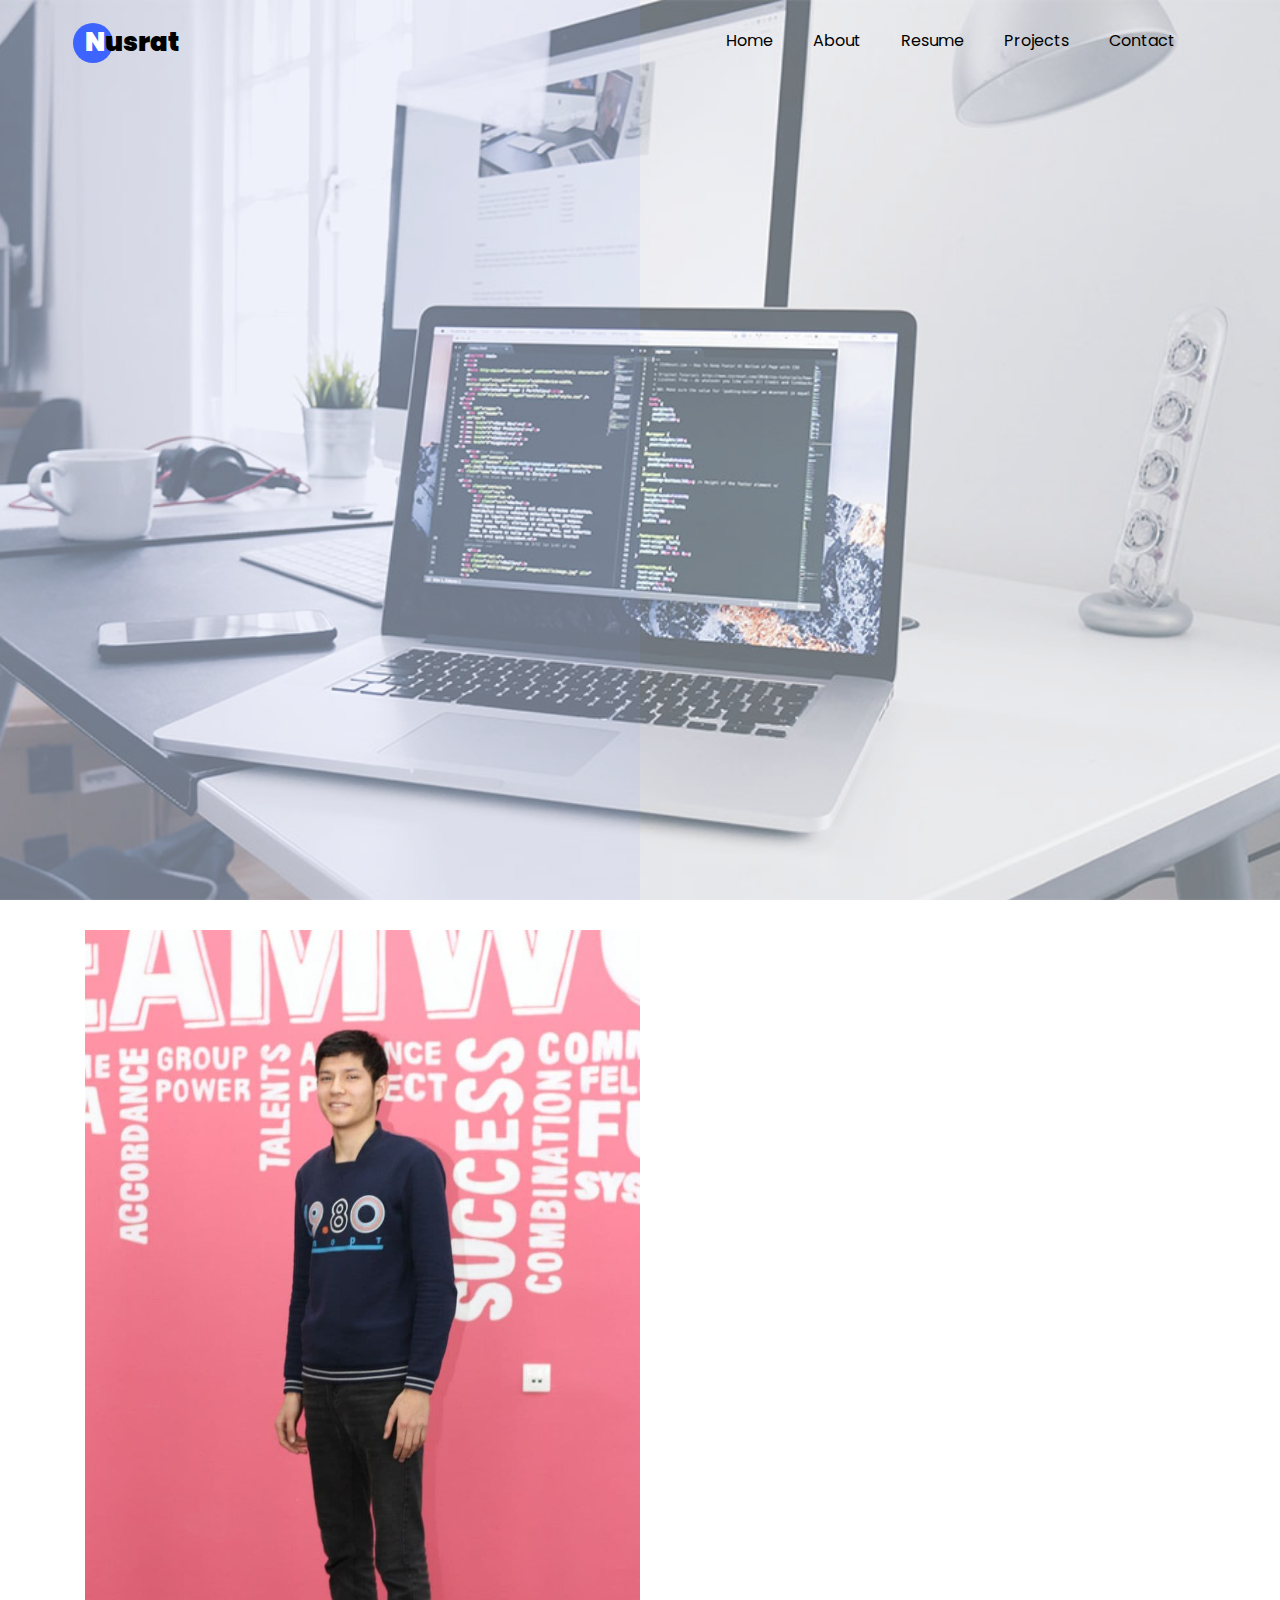
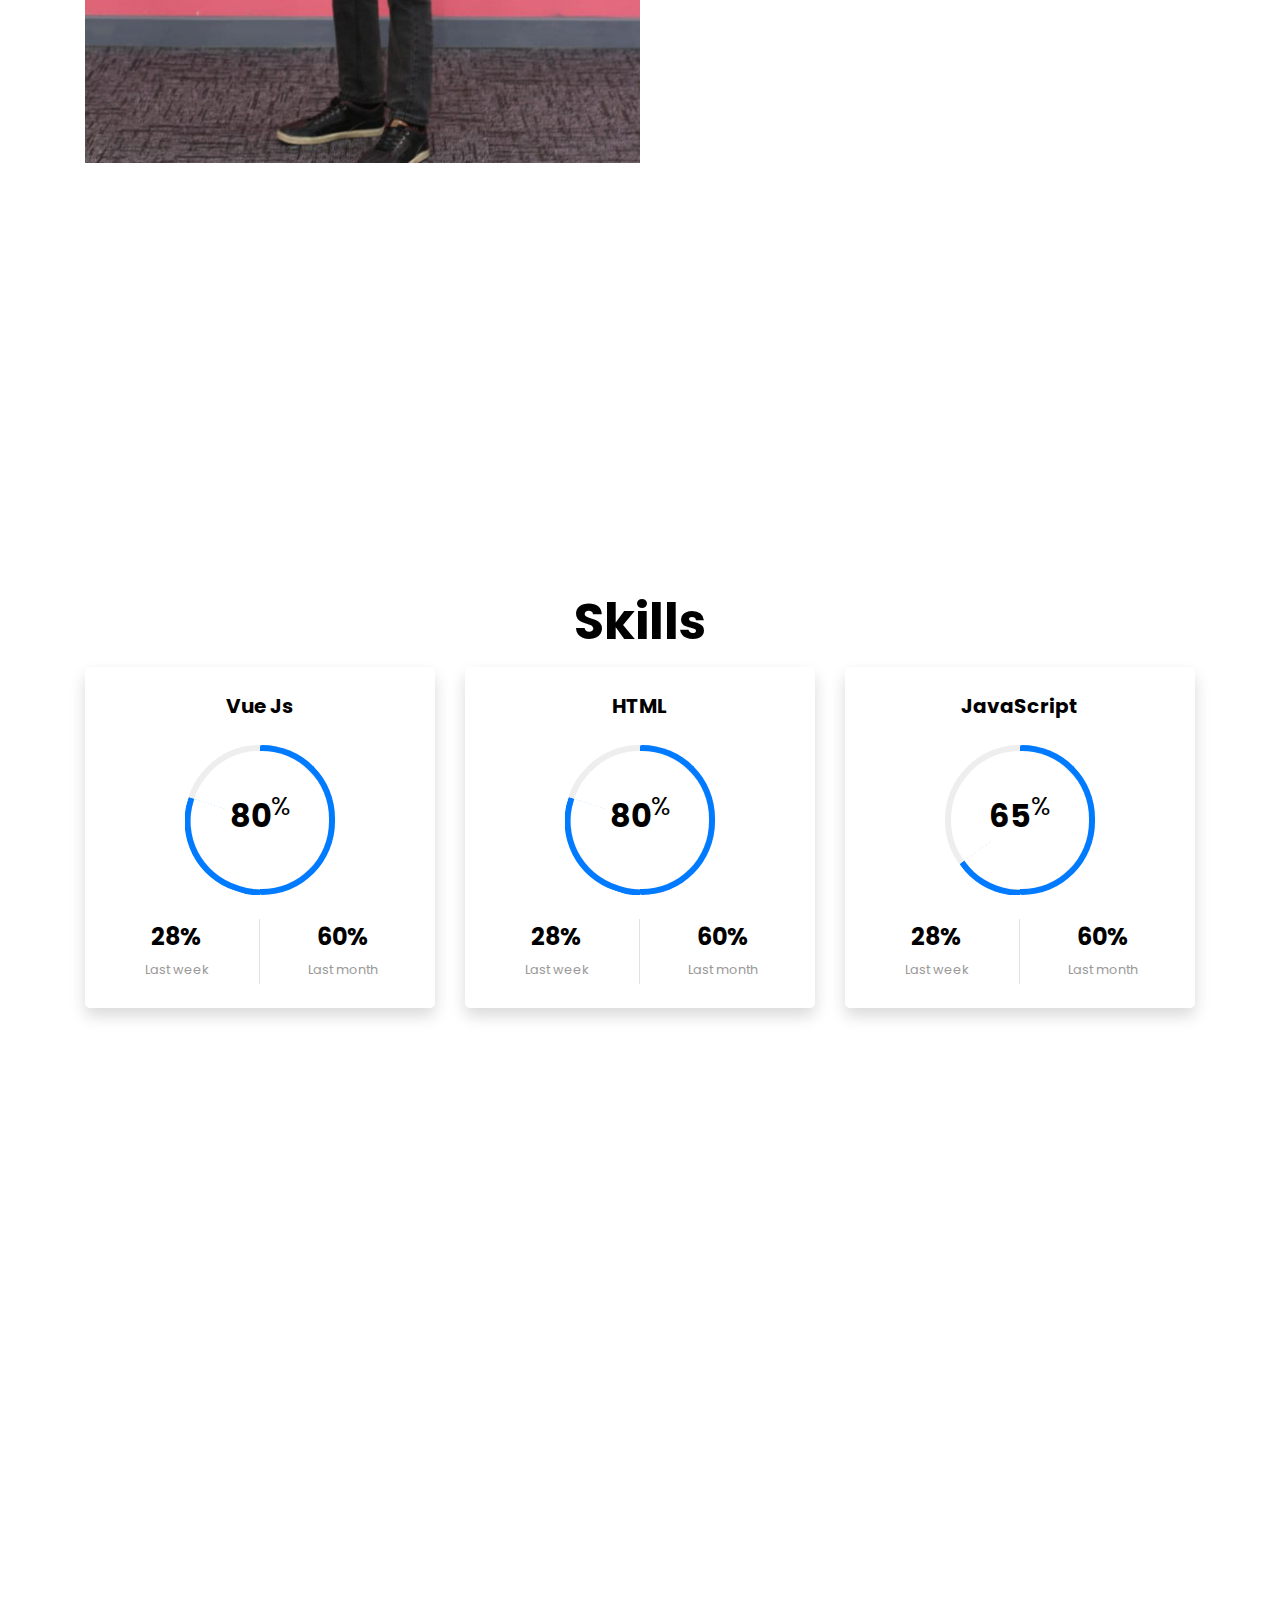
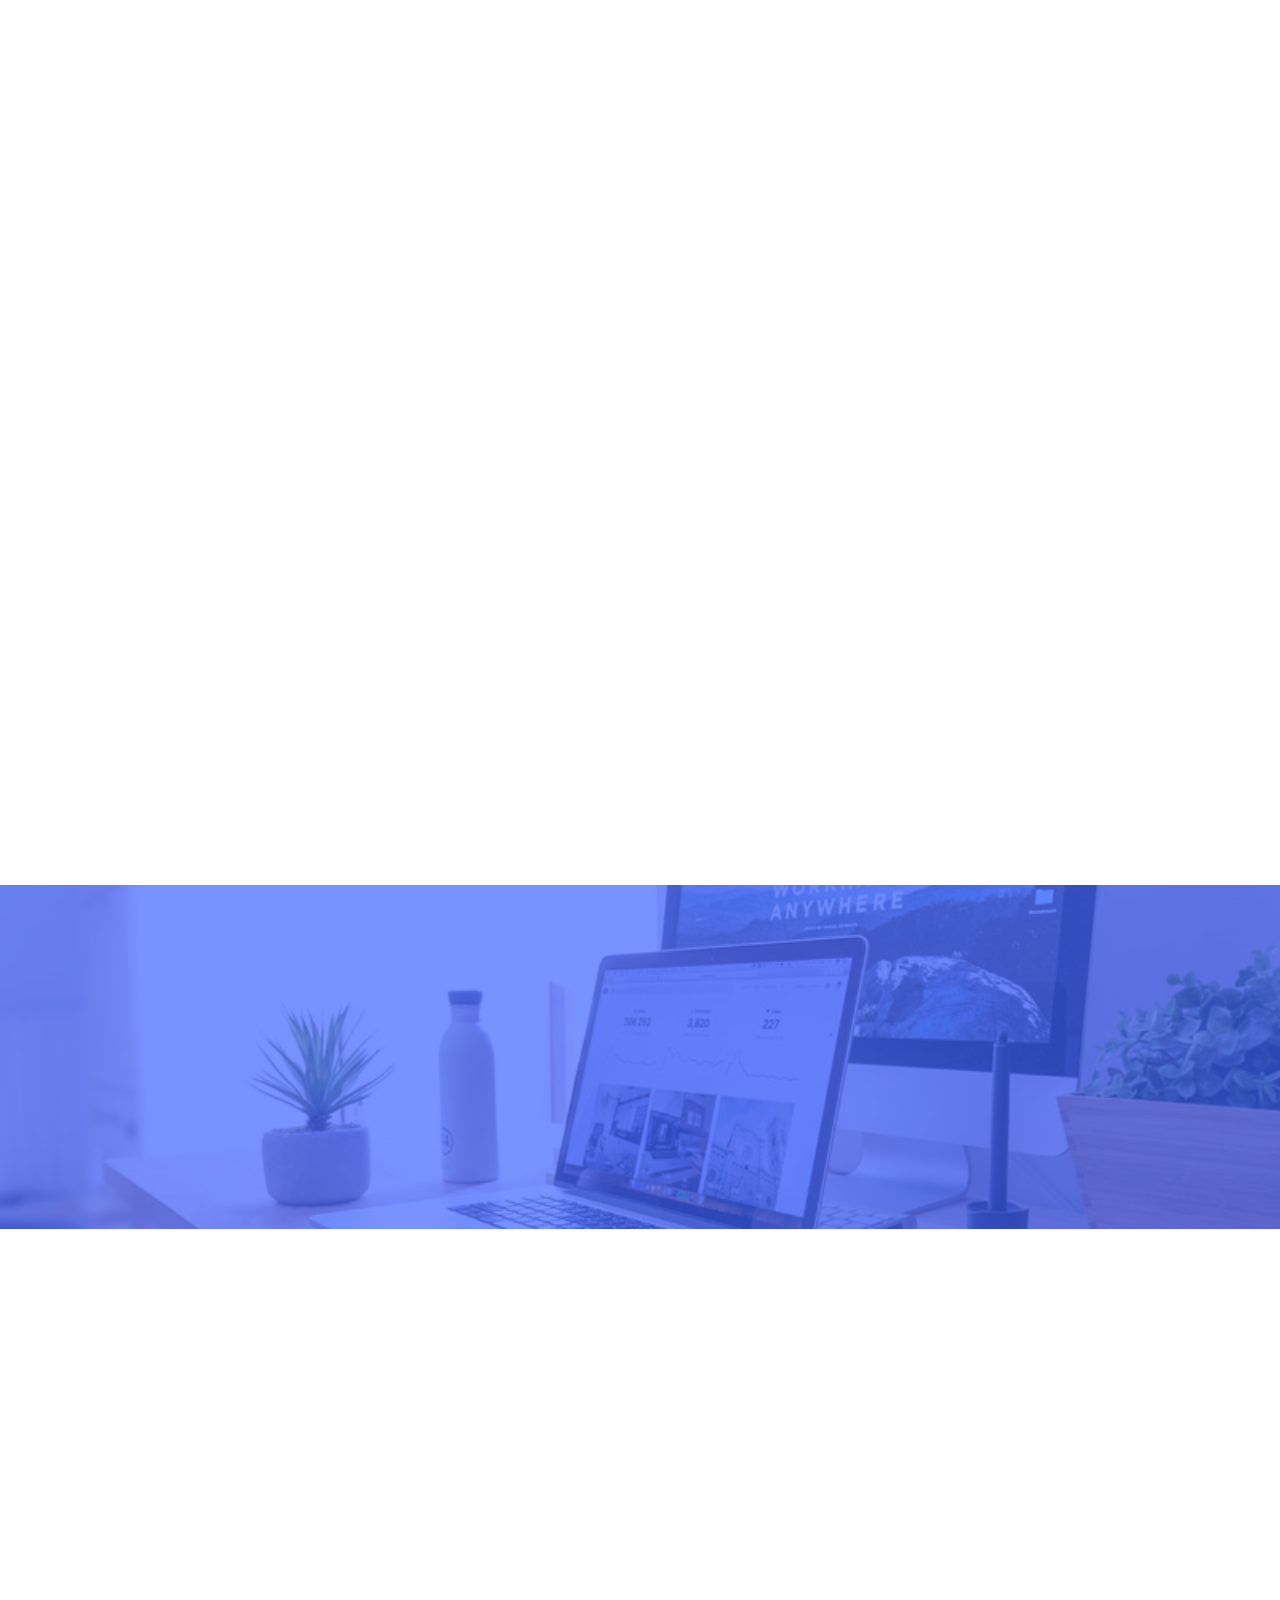
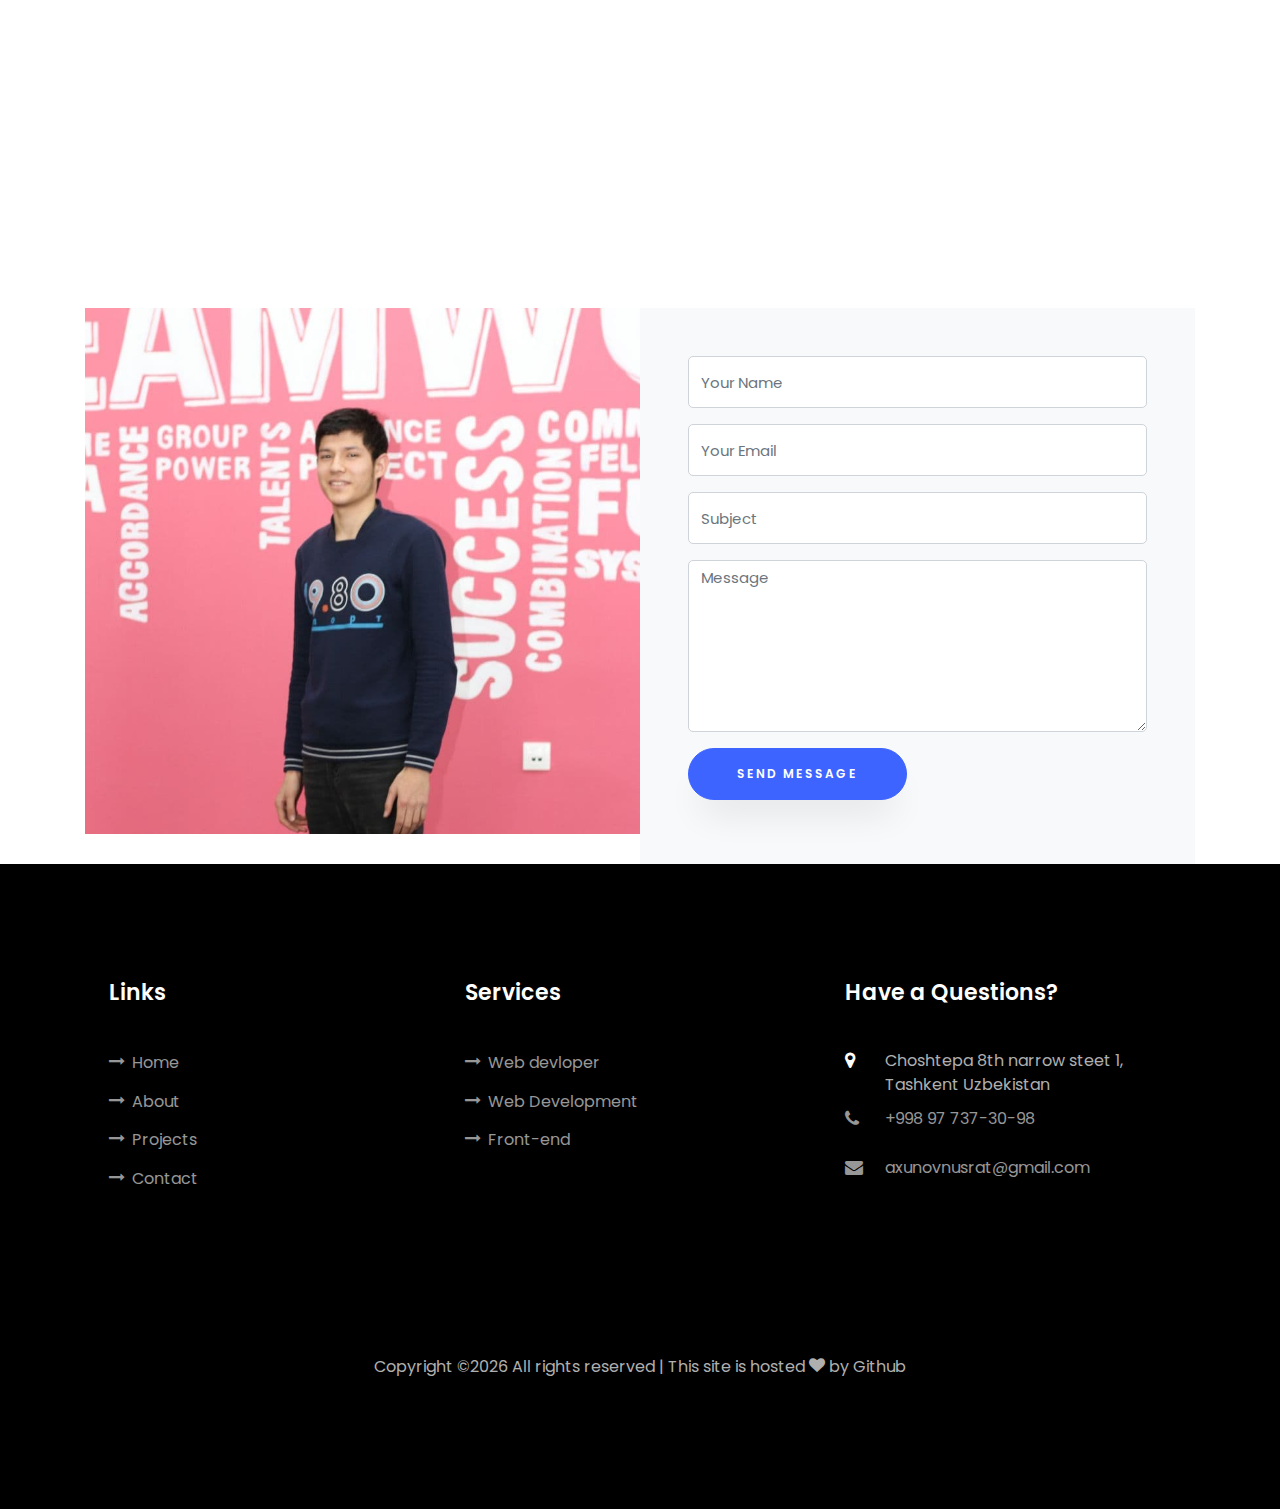
<file: index.html>
<!DOCTYPE html>
<html lang="en">
  <head>
    <title>Nusrat Akhunov</title>
    <meta charset="utf-8">
    <meta name="viewport" content="width=device-width, initial-scale=1, shrink-to-fit=no">
    
    <link href="https://fonts.googleapis.com/css?family=Poppins:100,200,300,400,500,600,700,800,900" rel="stylesheet">

    <link rel="stylesheet" href="css/open-iconic-bootstrap.min.css">
    <link rel="stylesheet" href="css/animate.css">
    
    <link rel="stylesheet" href="css/owl.carousel.min.css">
    <link rel="stylesheet" href="css/owl.theme.default.min.css">
    <link rel="stylesheet" href="css/magnific-popup.css">

    <link rel="stylesheet" href="css/aos.css">

    <link rel="stylesheet" href="css/ionicons.min.css">
    
    <link rel="stylesheet" href="css/flaticon.css">
    <link rel="stylesheet" href="css/icomoon.css">
    <link rel="stylesheet" href="css/style.css">
  </head>
  <body data-spy="scroll" data-target=".site-navbar-target" data-offset="300">
	  
	  
    <nav class="navbar navbar-expand-lg navbar-dark ftco_navbar ftco-navbar-light site-navbar-target " id="ftco-navbar">
	    <div class="container" style="padding: 0;">
	      <a class="navbar-brand" href="index.html"><span>N</span>usrat</a>
	      <button class="navbar-toggler js-fh5co-nav-toggle fh5co-nav-toggle" type="button" data-toggle="collapse" data-target="#ftco-nav" aria-controls="ftco-nav" aria-expanded="false" aria-label="Toggle navigation">
	        <span class="oi oi-menu"></span> Menu
	      </button>

	      <div class="collapse navbar-collapse " id="ftco-nav">
	        <ul class="navbar-nav nav ml-auto">
	          <li class="nav-item"><a href="#home-section" class="nav-link"><span>Home</span></a></li>
	          <li class="nav-item"><a href="#about-section" class="nav-link"><span>About</span></a></li>
	          <li class="nav-item"><a href="#resume-section" class="nav-link"><span>Resume</span></a></li>
	          <li class="nav-item"><a href="#projects-section" class="nav-link"><span>Projects</span></a></li>
	          <li class="nav-item"><a href="#contact-section" class="nav-link"><span>Contact</span></a></li>
	        </ul>
	      </div>
	    </div>
	  </nav>
	  <section class="hero-wrap img-fluid  js-fullheight" style="opacity: 0.6;background-image: url(images/christopher-gower-m_HRfLhgABo-unsplash.jpg) ;background-position: center; background-size: cover; background-repeat: no-repeat;height: 0; " >
		  
      <div class="overlay"></div>
      <div class="container">
        <div class="row no-gutters slider-text js-fullheight justify-content-center align-items-center">
          <div class="col-lg-8 col-md-6 ftco-animate d-flex align-items-center">
          	<div class="text text-center">
          		<span class="subheading">Hey! I am</span>
		  				<h1>Nusrat Akhunov</h1>
						  <h2>I'm a 
							<span
							   class="txt-rotate"
							   data-period="2000"
							   data-rotate='[ "Front-end.", "Developer.", "Student.", "Web Developer.", "Vuejs" ]'></span>
						  </h2>
							</div>
            </div>
          </div>
        </div>
    </section>

    <section class="ftco-about img ftco-section ftco-no-pt ftco-no-pb" id="about-section">
    	<div class="container">
    		<div class="row d-flex no-gutters">
    			<div class="col-md-6 col-lg-6 d-flex">
    				<div class="img-about img d-flex align-items-stretch">
						<div class="overlay"></div>
						
						<div class="img d-flex align-self-stretch align-items-center" style="margin-top: 30px;">
							<img class="img d-flex align-self-stretch align-items-center" src="./images/photo_2021-01-29_11-00-57.jpg" alt="">
	    				</div>
    				</div>
    			</div>
    			<div class="col-md-6 col-lg-6 pl-md-5 py-5">
    				<div class="row justify-content-start pb-3">
		          <div class="col-md-12 heading-section ftco-animate">
		          	<h1 class="big">About</h1>
		            <h2 class="mb-4">About Me</h2>
		            <ul class="about-info mt-4 px-md-0 px-2">
		            	<li class="d-flex"><span>Name:</span> <span>Nusratilloh Akhunov</span></li>
		            	<li class="d-flex"><span>Date of birth:</span> <span>May 29, 2002</span></li>
		            	<li class="d-flex"><span>Address:</span> <span>Tashkent Choshtepa  8th narrow street 1 Uzbekistan  </span></li>
		            	<li class="d-flex"><span>Email:</span> <span>axunovnusrat@gmail.com</span></li>
		            	<li class="d-flex"><span>Phone: </span> <span>+998 97 737-30-98</span></li>
		            </ul>
		          </div>
		        </div>
	          <div class="counter-wrap ftco-animate d-flex mt-md-3">
              <div class="text">
              	<p class="mb-4">
	                <span class="number" data-number="5">0</span>
	                <span>Project complete</span>
                </p>
                <p><a href="#" class="btn btn-primary py-3 px-3">Download CV</a></p>
              </div>
	          </div>
	        </div>
        </div>
    	</div>
    </section>

    <section class="ftco-section ftco-partner">
    	<div class="container">
    		<div class="row">
    			<div class="col-sm ftco-animate">
    				<a href="#" class="partner"><img src="images/html-presentation-for-beginners-2-728.jpg" class="img-fluid" alt="Colorlib Template"></a>
    			</div>
    			<div class="col-sm ftco-animate">
    				<a href="#" class="partner"><img src="images/kisspng-brand-logo-number-science-logo-5b15c6f2da2476.5493149815281538428935.jpg" class="img-fluid" alt="Colorlib Template"></a>
    			</div>
    			<div class="col-sm ftco-animate">
    				<a href="#" class="partner"><img src="images/127110-1.jpg" class="img-fluid" alt="Colorlib Template"></a>
    			</div>
    			<div class="col-sm ftco-animate">
    				<a href="#" class="partner"><img src="images/1475669169_maxresdefault.jpg" class="img-fluid" alt="Colorlib Template"></a>
    			</div>
    		</div>
    	</div>
    </section>

    <section class="ftco-section ftco-no-pb goto-here" id="resume-section">
    	<div class="container">
    		<div class="row">
					<div class="col-md-12">
					  <div id="page-3" class= "page three">
						<h2 style="font-weight: 700; font-size: 50px; text-align: center;">Skills</h2>
					  	<div class="row progress-circle mb-5">
					  		<div class="col-lg-4 mb-4">
						      <div class="bg-white rounded-lg shadow p-4">
						        <h2 class="h5 font-weight-bold text-center mb-4">Vue Js</h2>

						        <!-- Progress bar 1 -->
						        <div class="progress mx-auto" data-value='80'>
						          <span class="progress-left">
                        <span class="progress-bar border-primary"></span>
						          </span>
						          <span class="progress-right">
                        <span class="progress-bar border-primary"></span>
						          </span>
						          <div class="progress-value w-100 h-100 rounded-circle d-flex align-items-center justify-content-center">
						            <div class="h2 font-weight-bold">80<sup class="small">%</sup></div>
						          </div>
						        </div>
						        <!-- END -->

						        <!-- Demo info -->
						        <div class="row text-center mt-4">
						          <div class="col-6 border-right">
						            <div class="h4 font-weight-bold mb-0">28%</div><span class="small text-gray">Last week</span>
						          </div>
						          <div class="col-6">
						            <div class="h4 font-weight-bold mb-0">60%</div><span class="small text-gray">Last month</span>
						          </div>
						        </div>
						        <!-- END -->
						      </div>
						    </div>

						    <div class="col-lg-4 mb-4">
						      <div class="bg-white rounded-lg shadow p-4">
						        <h2 class="h5 font-weight-bold text-center mb-4">HTML</h2>

						        <!-- Progress bar 1 -->
						        <div class="progress mx-auto" data-value='80'>
						          <span class="progress-left">
                        <span class="progress-bar border-primary"></span>
						          </span>
						          <span class="progress-right">
                        <span class="progress-bar border-primary"></span>
						          </span>
						          <div class="progress-value w-100 h-100 rounded-circle d-flex align-items-center justify-content-center">
						            <div class="h2 font-weight-bold">80<sup class="small">%</sup></div>
						          </div>
						        </div>
						        <!-- END -->

						        <!-- Demo info -->
						        <div class="row text-center mt-4">
						          <div class="col-6 border-right">
						            <div class="h4 font-weight-bold mb-0">28%</div><span class="small text-gray">Last week</span>
						          </div>
						          <div class="col-6">
						            <div class="h4 font-weight-bold mb-0">60%</div><span class="small text-gray">Last month</span>
						          </div>
						        </div>
						        <!-- END -->
						      </div>
						    </div>

						    <div class="col-lg-4 mb-4">
						      <div class="bg-white rounded-lg shadow p-4">
						        <h2 class="h5 font-weight-bold text-center mb-4">JavaScript</h2>

						        <!-- Progress bar 1 -->
						        <div class="progress mx-auto" data-value='65'>
						          <span class="progress-left">
                        <span class="progress-bar border-primary"></span>
						          </span>
						          <span class="progress-right">
                        <span class="progress-bar border-primary"></span>
						          </span>
						          <div class="progress-value w-100 h-100 rounded-circle d-flex align-items-center justify-content-center">
						            <div class="h2 font-weight-bold">65<sup class="small">%</sup></div>
						          </div>
						        </div>
						        <!-- END -->

						        <!-- Demo info -->
						        <div class="row text-center mt-4">
						          <div class="col-6 border-right">
						            <div class="h4 font-weight-bold mb-0">28%</div><span class="small text-gray">Last week</span>
						          </div>
						          <div class="col-6">
						            <div class="h4 font-weight-bold mb-0">60%</div><span class="small text-gray">Last month</span>
						          </div>
						        </div>
						        <!-- END -->
						      </div>
						    </div>
					  	</div>
					  	<div class="row">
					  		<div class="col-md-6 animate-box">
									<div class="progress-wrap ftco-animate">
										<h3>Photoshop</h3>
										<div class="progress">
										 	<div class="progress-bar color-1" role="progressbar" aria-valuenow="60"
										  	aria-valuemin="0" aria-valuemax="100" style="width:60%">
										    <span>60%</span>
										  	</div>
										</div>
									</div>
								</div>
								<div class="col-md-6 animate-box">
									<div class="progress-wrap ftco-animate">
										<h3>jQuery</h3>
										<div class="progress">
										 	<div class="progress-bar color-2" role="progressbar" aria-valuenow="75"
										  	aria-valuemin="0" aria-valuemax="100" style="width:75%">
										    <span>75%</span>
										  	</div>
										</div>
									</div>
								</div>
								<div class="col-md-6 animate-box">
									<div class="progress-wrap ftco-animate">
										<h3>HTML</h3>
										<div class="progress">
										 	<div class="progress-bar color-3" role="progressbar" aria-valuenow="95"
										  	aria-valuemin="0" aria-valuemax="100" style="width:95%">
										    <span>95%</span>
										  	</div>
										</div>
									</div>
								</div>
							<div class="col-md-6 animate-box">
									<div class="progress-wrap ftco-animate">
										<h3>Bootstrap</h3>
										<div class="progress">
										 	<div class="progress-bar color-3" role="progressbar" aria-valuenow="80"
										  	aria-valuemin="0" aria-valuemax="100" style="width:80%">
										    <span>80%</span>
										  	</div>
										</div>
									</div>
								</div>
							<div class="col-md-6 animate-box">
									<div class="progress-wrap ftco-animate">
										<h3>Vuetify</h3>
										<div class="progress">
										 	<div class="progress-bar color-3" role="progressbar" aria-valuenow="75"
										  	aria-valuemin="0" aria-valuemax="100" style="width:75%">
										    <span>75%</span>
										  	</div>
										</div>
									</div>
								</div>
								<div class="col-md-6 animate-box">
									<div class="progress-wrap ftco-animate">
										<h3>CSS</h3>
										<div class="progress">
										 	<div class="progress-bar color-4" role="progressbar" aria-valuenow="80"
										  	aria-valuemin="0" aria-valuemax="100" style="width:80%">
										    <span>80%</span>
										  	</div>
										</div>
									</div>
								</div>
					  	</div>
					  </div>
				
					</div>
			  </div>
    	</div>
    </section>
    <section class="ftco-section ftco-project" id="projects-section">
    	<div class="container-fluid px-md-0">
    		<div class="row no-gutters justify-content-center pb-5">
          <div class="col-md-12 heading-section text-center ftco-animate">
          	<h1 class="big big-2">Projects</h1>
            <h2 class="mb-4">My Projects</h2>
          </div>
        </div>
    		<div class="row no-gutters">
    			<div class="col-md-4">
    				<div class="project img ftco-animate d-flex justify-content-center align-items-center" style="background-image: url(./images/image_2.jpg);" >
    					<div class="overlay"></div>
	    				<div class="text text-center p-4">
	    					<h3><a href="./Nike/index.html">Html &amp; Nike </a></h3>
	    					<span>My project</span>
	    				</div>
    				</div>
  				</div>
  				<div class="col-md-4">
    				<div class="project img ftco-animate d-flex justify-content-center align-items-center" style="background-image: url(./images/aleks-dorohovich-nJdwUHmaY8A-unsplash1.jpg );">
    					<div class="overlay"></div>
	    				<div class="text text-center p-4">
	    					<h3><a href="./boot_home/index/index.html">Html &amp; Boot home</a></h3>
	    					<span>My project</span>
	    				</div>
    				</div>
  				</div>

    			<div class="col-md-4">
    				<div class="project img ftco-animate d-flex justify-content-center align-items-center" style="background-image: url(images/green-chameleon-s9CC2SKySJM-unsplash.jpg)">
    					<div class="overlay"></div>
	    				<div class="text text-center p-4">
	    					<h3><a href="./magazine maket/index.html"> Html &amp; Magazine market</a></h3>
	    					<span>My project</span>
	    				</div>
    				</div>
    			</div>
    			<div class="col-md-4">
    				<div class="project img ftco-animate d-flex justify-content-center align-items-center" style="background-image: url(images/image_1.jpg);">
    					<div class="overlay"></div>
	    				<div class="text text-center p-4">
	    					<h3><a href="./orange market/index.html">Html &amp; Orange market</a></h3>
	    					<span>My project</span>
	    				</div>
    				</div>
    			</div>
    			<div class="col-md-4">
    				<div class="project img ftco-animate d-flex justify-content-center align-items-center" style="background-image: url(images/image.jpg);">
    					<div class="overlay"></div>
	    				<div class="text text-center p-4">
	    					<h3><a href="./men_shop/men_shop.html">Bootstrap &amp; Men shop</a></h3>
	    					<span>My project</span>
	    				</div>
    				</div>
    			</div>
    			<div class="col-md-4">
    				<div class="project img ftco-animate d-flex justify-content-center align-items-center" style="background-image: url(/images/roman-logov-jomuw0-3F8A-unsplash.png);">
    					<div class="overlay"></div>
	    				<div class="text text-center p-4">
	    					<h3><a href="./Tashkent tour/index.html">Toshkent Tour</a></h3>
	    					<span>My project</span>
	    				</div>
    				</div>
    			</div>
    		</div>
    	</div>
    </section>


    <section class="ftco-section ftco-hireme img" style="background-image: url(images/image_3.jpg)">
    	<div class="overlay"></div>
			<div class="container">
				<div class="row justify-content-center">
					<div class="col-md-7 ftco-animate text-center">
						<h2>I'm <span>Available</span> for freelancing</h2>
						<p class="mb-0"><a href="https://t.me/nusratullo_a" class="btn btn-primary py-3 px-5">Hire me</a></p>
					</div>
				</div>
			</div>
		</section>

    <section class="ftco-section contact-section ftco-no-pb" id="contact-section">
      <div class="container">
      	<div class="row justify-content-center mb-5 pb-3">
          <div class="col-md-7 heading-section text-center ftco-animate">
            <h1 class="big big-2">Contact</h1>
            <h2 class="mb-4">Contact Me</h2>
            <p>If you would like to contact me,plaese contact me via the following</p>
          </div>
        </div>

        <div class="row d-flex contact-info mb-5">
          <div class="col-md-6 col-lg-3 d-flex ftco-animate">
          	<div class="align-self-stretch box text-center p-4 shadow">
          		<div class="icon d-flex align-items-center justify-content-center">
          			<span class="icon-map-signs"></span>
          		</div>
          		<div>
	          		<h3 class="mb-4">Address</h3>
		            <p>Choshtepa 8th narrow steet 1, Tashkent Uzbekistan</p>
		          </div>
	          </div>
          </div>
          <div class="col-md-6 col-lg-3 d-flex ftco-animate">
          	<div class="align-self-stretch box text-center p-4 shadow">
          		<div class="icon d-flex align-items-center justify-content-center">
          			<span class="icon-phone2"></span>
          		</div>
          		<div>
	          		<h3 class="mb-4">Contact Number</h3>
		            <p><a href="tel://7373098">+ 998 97 737-30-98</a></p>
	            </div>
	          </div>
          </div>
          <div class="col-md-6 col-lg-3 d-flex ftco-animate">
          	<div class="align-self-stretch box text-center p-4 shadow">
          		<div class="icon d-flex align-items-center justify-content-center">
          			<span class="icon-paper-plane"></span>
          		</div>
          		<div>
	          		<h3 class="mb-4">Email Address</h3>
		            <p><a href="mailto:axunovnusrat@gmail.com">axunovnusrat@gmail.com</a></p>
		          </div>
	          </div>
          </div>
          <div class="col-md-6 col-lg-3 d-flex ftco-animate">
          	<div class="align-self-stretch box text-center p-4 shadow">
          		<div class="icon d-flex align-items-center justify-content-center">
          			<span class="icon-globe"></span>
          		</div>
          		<div>
	          		<h3 class="mb-4">Website</h3>
		            <p><a href="#">nusratuloh2002.ga</a></p>
	            </div>
	          </div>
          </div>
        </div>

        <div class="row no-gutters block-9">
          <div class="col-md-6 order-md-last d-flex">
            <form action="#" class="bg-light p-4 p-md-5 contact-form">
              <div class="form-group">
                <input type="text" class="form-control" placeholder="Your Name">
              </div>
              <div class="form-group">
                <input type="text" class="form-control" placeholder="Your Email">
              </div>
              <div class="form-group">
                <input type="text" class="form-control" placeholder="Subject">
              </div>
              <div class="form-group">
                <textarea name="" id="" cols="30" rows="7" class="form-control" placeholder="Message"></textarea>
              </div>
              <div class="form-group">
                <input type="submit" value="Send Message" class="btn btn-primary py-3 px-5">
              </div>
            </form>
          
          </div>

          <div class="col-md-6 d-flex" style="margin-bottom: 30px;">
          	<div class="img" style="background-image: url(images/photo_2021-01-29_11-00-57.jpg);"></div>
          </div>
        </div>
      </div>
    </section>
		

    <footer class="ftco-footer ftco-section">
      <div class="container">
        <div class="row mb-5">
          <div class="col-md">
            <div class="ftco-footer-widget mb-4 ml-md-4">
              <h2 class="ftco-heading-2">Links</h2>
              <ul class="list-unstyled">
                <li><a href="#"><span class="icon-long-arrow-right mr-2"></span>Home</a></li>
                <li><a href="#"><span class="icon-long-arrow-right mr-2"></span>About</a></li>
                <li><a href="#"><span class="icon-long-arrow-right mr-2"></span>Projects</a></li>
                <li><a href="#"><span class="icon-long-arrow-right mr-2"></span>Contact</a></li>
              </ul>
            </div>
          </div>
          <div class="col-md">
             <div class="ftco-footer-widget mb-4">
              <h2 class="ftco-heading-2">Services</h2>
              <ul class="list-unstyled">
                <li><a href="#"><span class="icon-long-arrow-right mr-2"></span>Web devloper</a></li>
                <li><a href="#"><span class="icon-long-arrow-right mr-2"></span>Web Development</a></li>
                <li><a href="#"><span class="icon-long-arrow-right mr-2"></span>Front-end</a></li>
              </ul>
            </div>
		  </div>
          <div class="col-md">
            <div class="ftco-footer-widget mb-4">
            	<h2 class="ftco-heading-2">Have a Questions?</h2>
            	<div class="block-23 mb-3">
	              <ul>
	                <li><span class="icon icon-map-marker"></span><span class="text">Choshtepa 8th narrow steet 1, Tashkent Uzbekistan</span></li>
	                <li><a href="#"><span class="icon icon-phone"></span><span class="text">+998 97 737-30-98</span></a></li>
	                <li><a href="#"><span class="icon icon-envelope"></span><span class="text">axunovnusrat@gmail.com</span></a></li>
				  </ul>
				</div>
				<ul class="ftco-footer-social list-unstyled text-center mt-3 mb-2">
					<li class="ftco-animate"><a href="https://t.me/nusratullo_a"><span class="icon-telegram"></span></a></li>
					<li class="ftco-animate"><a href="https://www.facebook.com/nusrat.ahunov.5"><span class="icon-facebook"></span></a></li>
					<li class="ftco-animate"><a href="https://www.instagram.com"><span class="icon-instagram"></span></a></li>
				  </ul>
            </div>
          </div>
		</div>
	
        <div class="row">
          <div class="col-md-12 text-center">

            <p><!-- Link back to Colorlib can't be removed. Template is licensed under CC BY 3.0. -->
  Copyright &copy;<script>document.write(new Date().getFullYear());</script> All rights reserved | This site is hosted  <i class="icon-heart color-danger" aria-hidden="true"></i> by <a href="https://github.com" target="_blank">Github</a>
  <!-- Link back to Colorlib can't be removed. Template is licensed under CC BY 3.0. --></p>
          </div>
        </div>
      </div>
    </footer>
    
  

  <!-- loader -->
  <div id="ftco-loader" class="show fullscreen"><svg class="circular" width="48px" height="48px"><circle class="path-bg" cx="24" cy="24" r="22" fill="none" stroke-width="4" stroke="#eeeeee"/><circle class="path" cx="24" cy="24" r="22" fill="none" stroke-width="4" stroke-miterlimit="10" stroke="#F96D00"/></svg></div>


  <script src="js/jquery.min.js"></script>
  <script src="js/jquery-migrate-3.0.1.min.js"></script>
  <script src="js/popper.min.js"></script>
  <script src="js/bootstrap.min.js"></script>
  <script src="js/jquery.easing.1.3.js"></script>
  <script src="js/jquery.waypoints.min.js"></script>
  <script src="js/jquery.stellar.min.js"></script>
  <script src="js/owl.carousel.min.js"></script>
  <script src="js/jquery.magnific-popup.min.js"></script>
  <script src="js/aos.js"></script>
  <script src="js/jquery.animateNumber.min.js"></script>
  <script src="js/scrollax.min.js"></script>
  
  <script src="js/main.js"></script>
    
  </body>
</html>
</file>
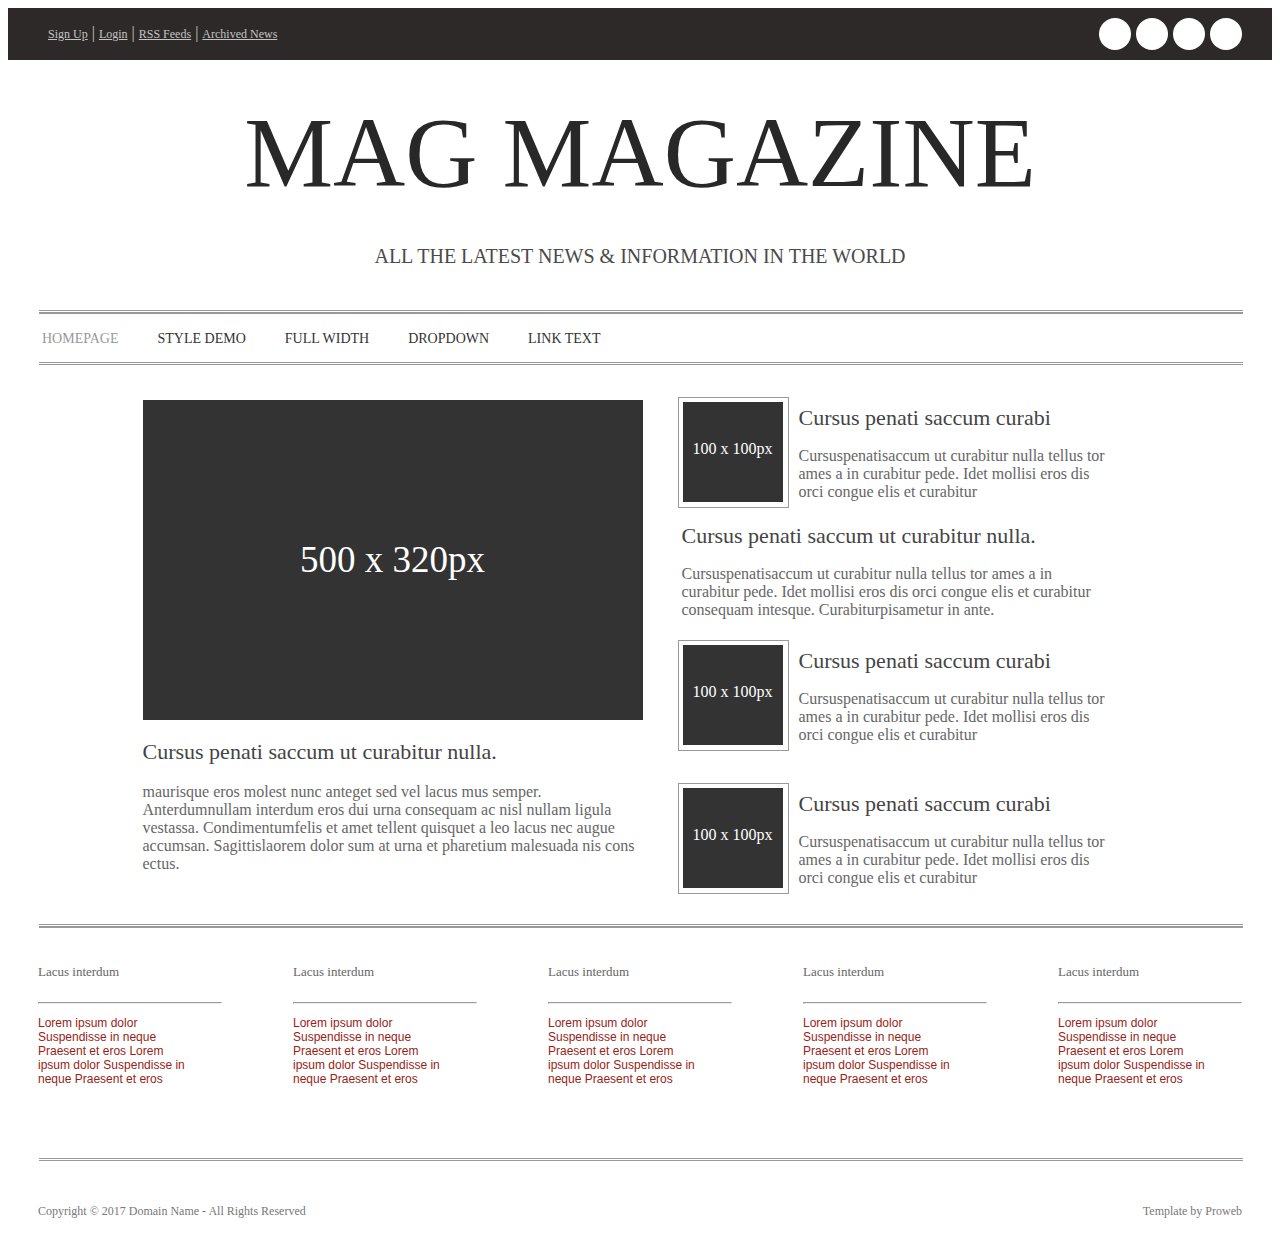
<file: magazine maket/index.html>
<!DOCTYPE html>
<html lang="en">
<head>
    <meta charset="UTF-8">
    <meta name="viewport" content="width=device-width, initial-scale=1.0">
    <link rel="stylesheet" href="style.css">
    <title>Document</title>
</head>
<body>
<header>
    <div class="top_bar">
<ul>
    <a href="#!">Sign Up</a> |
    <a href="#!"> Login</a> |
    <a href="#!">RSS Feeds</a> |
    <a href="#!"> Archived News</a>
</ul>
<div class="icons">
<img src="./Ellipse1.jpg" alt="jpeg">
<img src="./Ellipse1.jpg" alt="jpeg">
<img src="./Ellipse1.jpg" alt="jpeg">
<img src="./Ellipse1.jpg" alt="jpeg">
</div>
</div>
<div class="logo">
<h1>MAG MAGAZINE</h1>
<h2>ALL THE LATEST NEWS & INFORMATION IN THE WORLD</h2>
</div>
<nav>
    <div class="nav_img">
<img src="Rectangle.jpg" alt="jpeg" width="100%">     
<img src="Rectangle.jpg" alt="jpeg" width="100%"> </div>    

<a href="#!" class="active">HOMEPAGE</a>
<a href="#!">STYLE DEMO</a>
<a href="#!">FULL WIDTH</a>
<a href="#!">DROPDOWN</a>
<a href="#!">LINK TEXT</a>

<div class="nav_img">
<img src="./Rectangle.jpg" alt="jpeg" width="100%">
<img src="./Rectangle.jpg" alt="jpeg" width="100%"></div>
</nav>
</header> 
<section>
<div class="left">
<div class="img">
<h1>500 x 320px</h1>    
</div>
<div class="text">
<h2>Cursus penati saccum ut curabitur nulla.</h2>
<p>maurisque eros molest nunc anteget sed vel lacus mus semper. Anterdumnullam interdum eros dui urna consequam ac nisl nullam ligula vestassa. Condimentumfelis et amet tellent quisquet a leo lacus nec augue accumsan. Sagittislaorem dolor sum at urna et pharetium malesuada nis cons ectus.</p>    
</div>    
</div>
<div class="right">
<div class="item">
    <div class="box1">
<div class="item_img">
<h3>100 x 100px</h3>    
</div></div>
<div class="item_text">
<h4>Cursus penati saccum curabi</h4>
<p>Cursuspenatisaccum ut curabitur nulla tellus tor ames a in curabitur pede. Idet mollisi eros dis orci congue elis et curabitur</p>    
</div>    
</div>
<div class="item_2">
<h3>Cursus penati saccum ut curabitur nulla.</h3> 
<p>Cursuspenatisaccum ut curabitur nulla tellus tor ames a in curabitur pede. Idet mollisi eros dis orci congue elis et curabitur consequam intesque. Curabiturpisametur in ante.</p>   
</div>
<div class="item">
    <div class="box1">
    <div class="item_img">
    <h3>100 x 100px</h3>    
    </div></div>
    <div class="item_text">
    <h4>Cursus penati saccum curabi</h4>
    <p>Cursuspenatisaccum ut curabitur nulla tellus tor ames a in curabitur pede. Idet mollisi eros dis orci congue elis et curabitur</p>    
    </div>    
    </div>
    <div class="item">
        <div class="box1">
        <div class="item_img">
        <h3>100 x 100px</h3>    
        </div></div>
        <div class="item_text">
        <h4>Cursus penati saccum curabi</h4>
        <p>Cursuspenatisaccum ut curabitur nulla tellus tor ames a in curabitur pede. Idet mollisi eros dis orci congue elis et curabitur</p>    
        </div>    
        </div>   
</div>
</section> 
<footer>
    <div class="nav_img">
    <img src="Rectangle.jpg" alt="jpeg" width="100%">     
    <img src="Rectangle.jpg" alt="jpeg" width="100%"> </div>
<div class="footer_menu">
<div class="things1">
    
    <h5>Lacus interdum</h5>
    <hr>
<p> Lorem ipsum dolor
    Suspendisse in neque
    Praesent et eros
    Lorem ipsum dolor
    Suspendisse in neque
    Praesent et eros</p>  
</div>    
<div class="things">
   
    <h5>Lacus interdum</h5>
    <hr>
<p> Lorem ipsum dolor
    Suspendisse in neque
    Praesent et eros
    Lorem ipsum dolor
    Suspendisse in neque
    Praesent et eros</p>  
</div>    
<div class="things">

    <h5>Lacus interdum</h5>
    <hr>
<p> Lorem ipsum dolor
    Suspendisse in neque
    Praesent et eros
    Lorem ipsum dolor
    Suspendisse in neque
    Praesent et eros</p>  
</div>    
<div class="things">
    
    <h5>Lacus interdum</h5>
    <hr>
<p> Lorem ipsum dolor
    Suspendisse in neque
    Praesent et eros
    Lorem ipsum dolor
    Suspendisse in neque
    Praesent et eros</p>  
</div>    
<div class="things">
    
    <h5>Lacus interdum</h5>
    <hr>
<p> Lorem ipsum dolor
    Suspendisse in neque
    Praesent et eros
    Lorem ipsum dolor
    Suspendisse in neque
    Praesent et eros</p>  
</div> </div>   
<div class="nav_img">
<img src="Rectangle.jpg" alt="jpeg" width="100%">     
<img src="Rectangle.jpg" alt="jpeg" width="100%"> </div>
<div class="bottom">
<h6>Copyright © 2017 Domain Name - All Rights Reserved</h6>
<h6>Template by Proweb</h6>    
</div>    
</footer>  
</body>
</html>
</file>
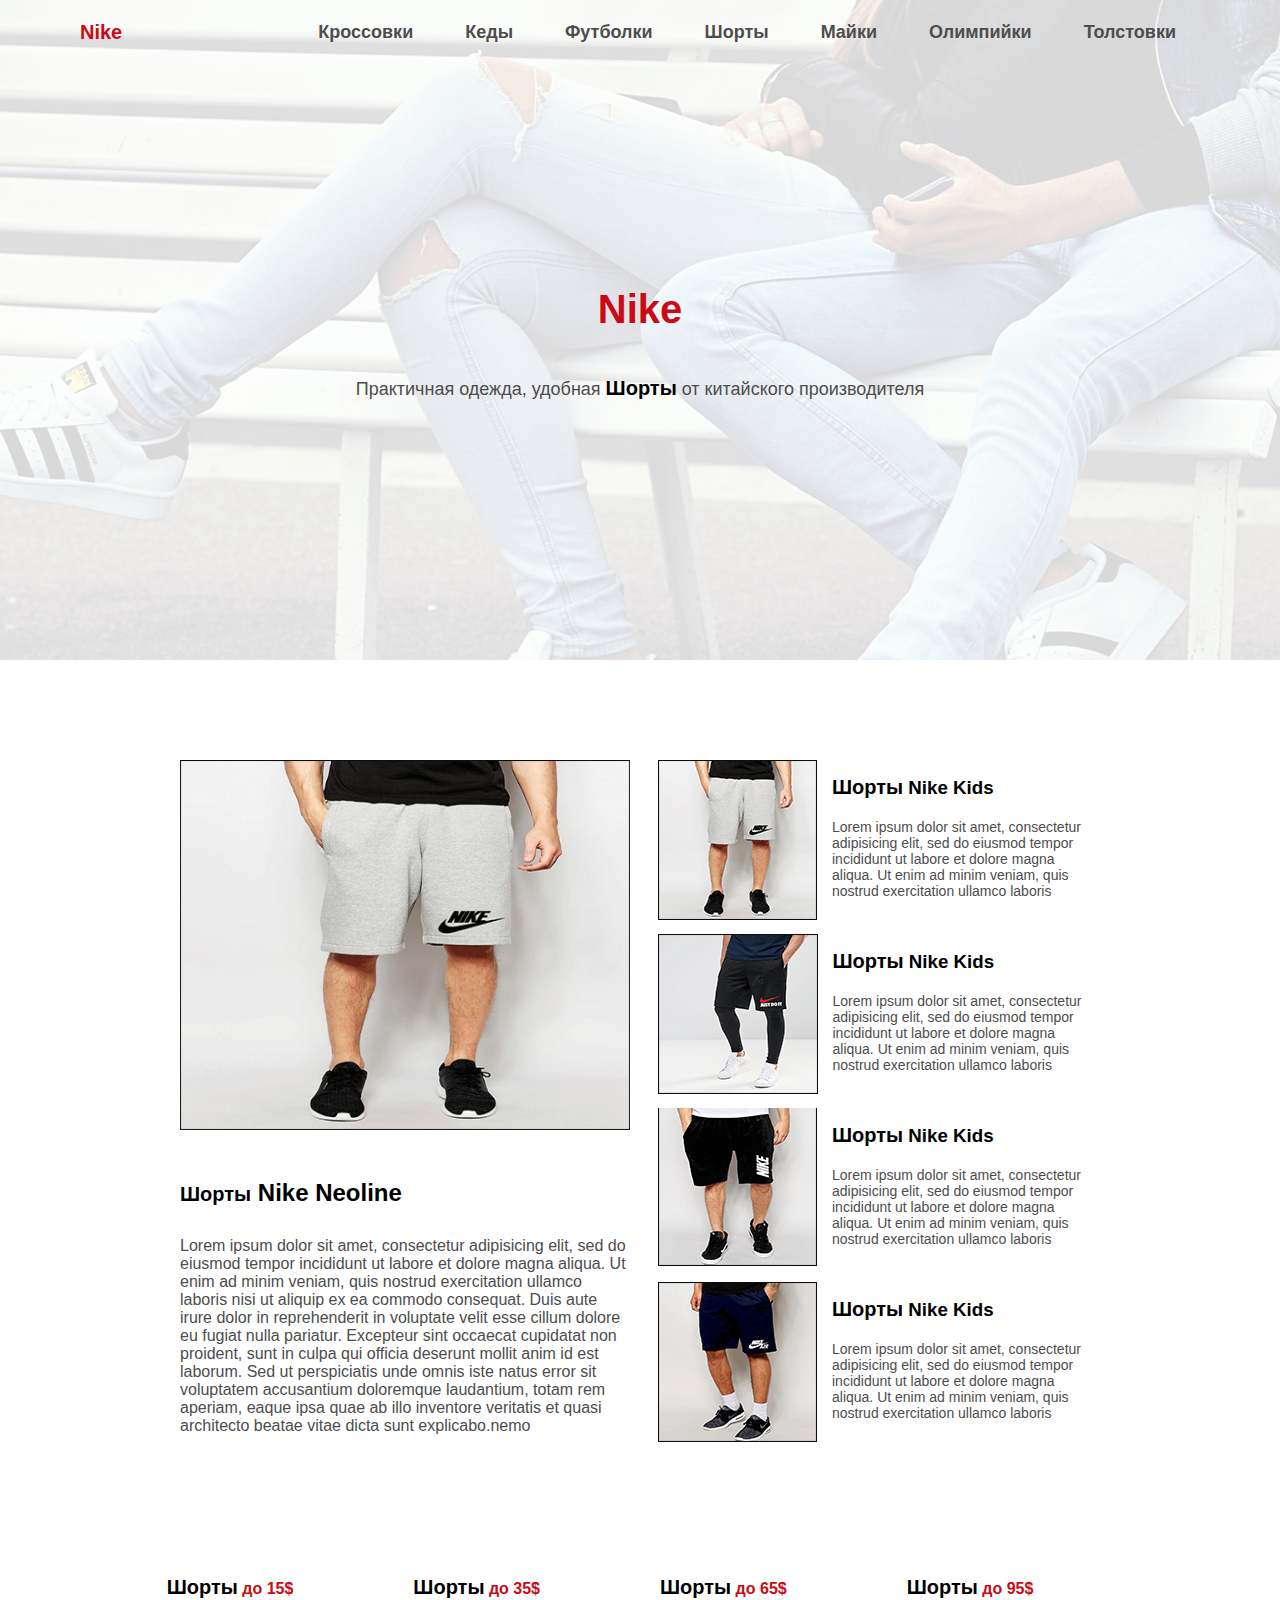
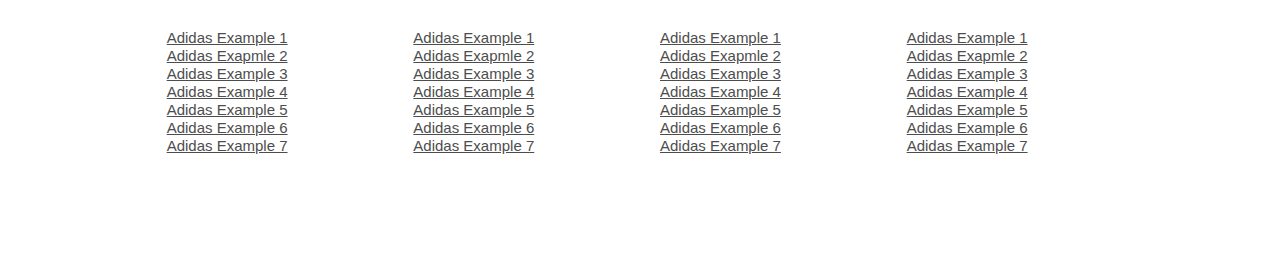
<file: Nike/index.html>
<!DOCTYPE html>
<html lang="en">
<head>
    <meta charset="UTF-8">
    <meta name="viewport" content="width=device-width, initial-scale=1.0">
    <meta http-equiv="X-UA-Compatible" content="ie=edge">
    <link rel="stylesheet" href="style.css">
    <title>Nike</title>
</head>
<body>
<header>
    <nav>
   <a href="#" class="logo">Nike</a>     
<ul>
   <li><a href="#"> Кроссовки   </a>   </li>  
   <li><a href="#">  Кеды   </a> </li>
   <li><a href="#">  Футболки </a>  </li>
   <li><a href="#"> Шорты   </a></li>
   <li><a href="#"> Майки  </a></li>
   <li><a href="#">  Олимпийки  </a>   </li>                 
   <li><a href="#"> Толстовки  </a></li>
</ul>

</nav>
<h1>Nike</h1>
<p>Практичная одежда, удобная <span>Шорты</span> от китайского производителя</p>
</header> 
<section>
    
<div class="left-box">
<div class="short-nike">
  <img src="./nike---home_04.gif" alt="jpg" width="450" height="370px">  
</div>
<div class="text-nike">
<h2><span>Шорты</span> Nike Neoline</h2>
<p>Lorem ipsum dolor sit amet, consectetur adipisicing elit, sed do eiusmod tempor incididunt ut labore et dolore magna aliqua. Ut enim ad minim veniam, quis nostrud exercitation ullamco laboris nisi ut aliquip ex ea commodo consequat. Duis aute irure dolor in reprehenderit in voluptate velit esse cillum dolore eu fugiat nulla pariatur. Excepteur sint occaecat cupidatat non proident, sunt in culpa qui officia deserunt mollit anim id est laborum. Sed ut perspiciatis unde omnis iste natus error sit voluptatem accusantium doloremque laudantium, totam rem aperiam, eaque ipsa quae ab illo inventore veritatis et quasi architecto beatae vitae dicta sunt explicabo.nemo </p>
</div>
</div>

<div class="right-box">
    <div class="items">
<div class="item"><img src="./nike---home_06.gif" alt="jpg"></div>
<div class="text-item"><h3><span>Шорты</span> Nike Kids</h3>
   <p>Lorem ipsum dolor sit amet, consectetur adipisicing elit, sed do eiusmod tempor incididunt ut labore et dolore magna aliqua. Ut enim ad minim veniam, quis nostrud exercitation ullamco laboris
   </p>
</div>
</div>
    <div class="items">
<div class="item"><img src="./nike---home_10.gif" alt="jpg"></div>
<div class="text-item"><h3><span>Шорты</span> Nike Kids</h3>
   <p>Lorem ipsum dolor sit amet, consectetur adipisicing elit, sed do eiusmod tempor incididunt ut labore et dolore magna aliqua. Ut enim ad minim veniam, quis nostrud exercitation ullamco laboris
   </p>
</div>
</div>
    <div class="items">
<div class="item"><img src="./nike---home_13.gif" alt="jpg"></div>
<div class="text-item"><h3><span>Шорты</span> Nike Kids</h3>
   <p>Lorem ipsum dolor sit amet, consectetur adipisicing elit, sed do eiusmod tempor incididunt ut labore et dolore magna aliqua. Ut enim ad minim veniam, quis nostrud exercitation ullamco laboris
   </p>
</div>
</div>
    <div class="items">
<div class="item"><img src="./nike---home_16.png" alt="jpg"></div>
<div class="text-item"><h3><span>Шорты</span> Nike Kids</h3>
   <p>Lorem ipsum dolor sit amet, consectetur adipisicing elit, sed do eiusmod tempor incididunt ut labore et dolore magna aliqua. Ut enim ad minim veniam, quis nostrud exercitation ullamco laboris
   </p>
</div>
</div>
</div>

</section>

<section class="menu">
<div class="examples">
<h4> <span>Шорты</span> до 15$ </h4>
<li>    <a href="#">Adidas Example 1</a></li>
<li>    <a href="#">Adidas Exapmle 2</a></li>
<li>    <a href="#">Adidas Example 3</a></li>
<li>    <a href="#">Adidas Example 4</a></li>
<li>    <a href="#">Adidas Example 5</a></li>
<li>    <a href="#">Adidas Example 6</a></li>
<li>    <a href="#">Adidas Example 7</a></li>

</div>
<div class="examples">
<h4> <span>Шорты</span> до 35$</h4>
<li>    <a href="#">Adidas Example 1</a></li>
<li>    <a href="#">Adidas Exapmle 2</a></li>
<li>    <a href="#">Adidas Example 3</a></li>
<li>    <a href="#">Adidas Example 4</a></li>
<li>    <a href="#">Adidas Example 5</a></li>
<li>    <a href="#">Adidas Example 6</a></li>
<li>    <a href="#">Adidas Example 7</a></li>
</div>
<div class="examples">
<h4> <span>Шорты</span> до 65$ </h4>
<li>    <a href="#">Adidas Example 1</a></li>
<li>    <a href="#">Adidas Exapmle 2</a></li>
<li>    <a href="#">Adidas Example 3</a></li>
<li>    <a href="#">Adidas Example 4</a></li>
<li>    <a href="#">Adidas Example 5</a></li>
<li>    <a href="#">Adidas Example 6</a></li>
<li>    <a href="#">Adidas Example 7</a></li>
</div>
<div class="examples">
<h4> <span>Шорты</span> до 95$</h4>
<li>    <a href="#">Adidas Example 1</a></li>
<li>    <a href="#">Adidas Exapmle 2</a></li>
<li>    <a href="#">Adidas Example 3</a></li>
<li>    <a href="#">Adidas Example 4</a></li>
<li>    <a href="#">Adidas Example 5</a></li>
<li>    <a href="#">Adidas Example 6</a></li>
<li>    <a href="#">Adidas Example 7</a></li>
</div>

</section>

</body>
</html>
</file>
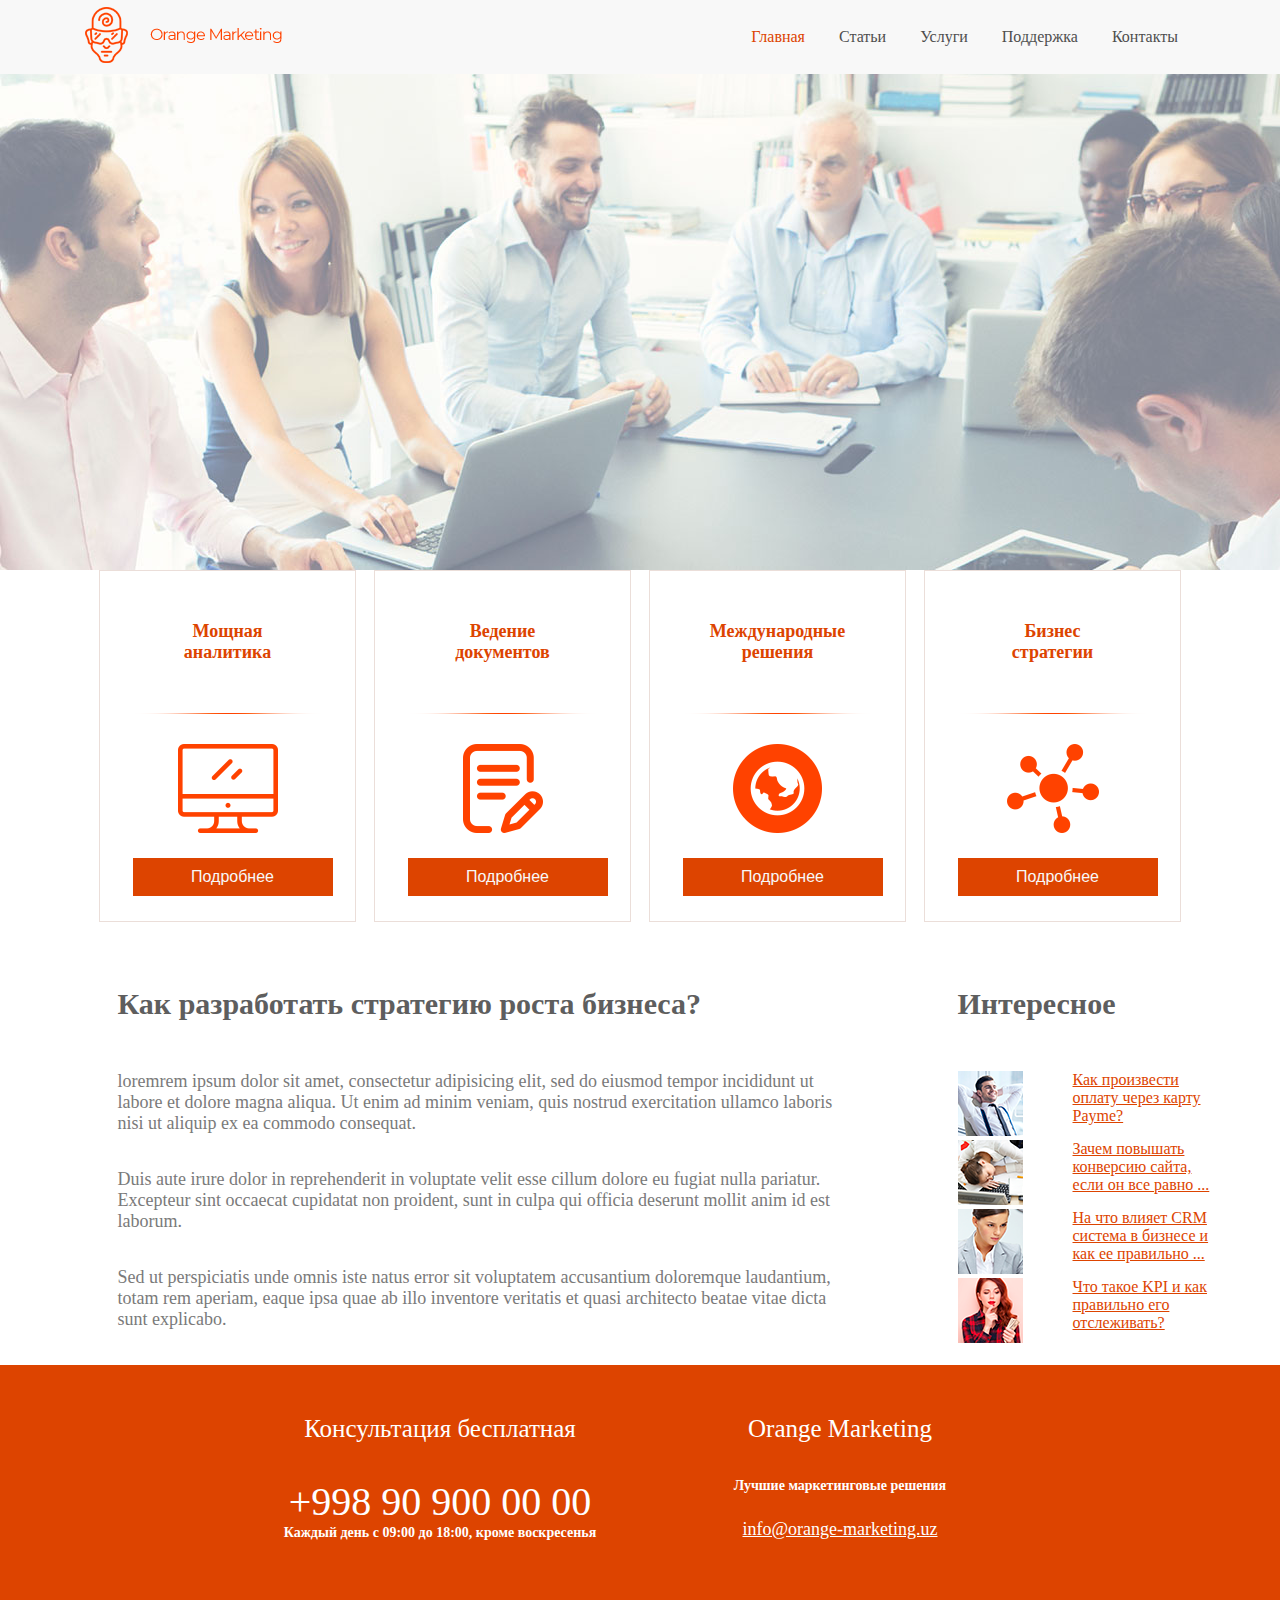
<file: orange market/index.html>
<!DOCTYPE html>
<html lang="en">
<head>
    <meta charset="UTF-8">
    <meta name="viewport" content="width=device-width, initial-scale=1.0">
    <meta http-equiv="X-UA-Compatible" content="ie=edge">

    <link rel="stylesheet" href="style.css">
    <title>Document</title>
</head>
<body>
<header>
<div class="menu_top">
<nav>
<a href="#!">
    <img src="./logo.png" alt="logo">
</a>
<ul>
<li><a href="#!" class="active">Главная </a></li>
<li><a href="#!">Статьи</a></li>
<li><a href="#!">Услуги</a></li>
<li><a href="#!">Поддержка</a></li>
<li><a href="#!">Контакты</a></li>
</ul>
</nav>
</div>
</header>   
 <section>
<div class="items" align='center'>
    <div class="box">
        <h3>Мощная
             аналитика</h3>
        <img src="./line.png" alt="line"  class="line">
        <img src="./icon1.png" alt="png">
        <button class="btn">Подробнее</button>
</div>
    <div class="box">
        <h3>Ведение 
            документов</h3>
        <img src="./line.png" alt="line"  class="line">
        <img src="./icon2.png" alt="png">
        <button class="btn">Подробнее</button>
</div>
    <div class="box">
        <h3>Международные
            решения</h3>
        <img src="./line.png" alt="line" class="line">
        <img src="./icon3.png" alt="png">
        <button class="btn">Подробнее</button>
</div>
    <div class="box">
        <h3>Бизнес
            стратегии</h3>
        <img src="./line.png" alt="line" class="line">
        <img src="./icon4.png" alt="png">
       <button class="btn">Подробнее</button>
</div>
</div>
<div class="menu">
<div class="left_box">
    <h4>Как разработать стратегию роста бизнеса?</h4>
 <div class="text">loremrem ipsum dolor sit amet, consectetur adipisicing elit, sed do eiusmod tempor incididunt ut labore et dolore magna aliqua. Ut enim ad minim veniam, quis nostrud exercitation ullamco laboris nisi ut aliquip ex ea commodo consequat. </div>    
 <div class="text">Duis aute irure dolor in reprehenderit in voluptate velit esse cillum dolore eu fugiat nulla pariatur. Excepteur sint occaecat cupidatat non proident, sunt in culpa qui officia deserunt mollit anim id est laborum. 
</div>    
 <div class="text">Sed ut perspiciatis unde omnis iste natus error sit voluptatem accusantium doloremque laudantium, totam rem aperiam, eaque ipsa quae ab illo inventore veritatis et quasi architecto beatae vitae dicta sunt explicabo. </div>    
</div>
<div class="right_box">
    <h5>Интересное</h5>
<div class="works">
    <div class="img"><img src="works1.png" alt="png"></div>
    <div class="news_text"><a href="#!" class="active">Как произвести оплату через карту Payme?</a></div></div>
<div class="works">
    <div class="img"><img src="works2.png" alt="png"></div>
    <div class="news_text"><a href="#!" class="active">Зачем повышать конверсию сайта, если он все равно ...</a></div></div>
<div class="works">
    <div class="img"><img src="works3.png" alt="png"></div>
    <div class="news_text"><a href="#!" class="active">На что влияет CRM система в бизнесе и как ее правильно ...</a></div></div>
<div class="works">
    <div class="img"><img src="works4.png" alt="png"></div>
    <div class="news_text"><a href="#!" class="active">Что такое KPI и как правильно его отслеживать?</a></div>
 </div> 
</div>
</div>


 </section>   
<footer>
   
<div class="footer_box">
<h2>Консультация бесплатная</h2>
<h6>+998 90 900 00 00</h6>
<h1>Каждый день с 09:00 до 18:00, кроме воскресенья</h1>
</div>
<div class="footer_box">
<h2>Orange Marketing</h2>
<h1>Лучшие маркетинговые решения</h1>
 <a href="#!" >  info@orange-marketing.uz</a>
</div>

</footer>

</body>
</html>
</file>
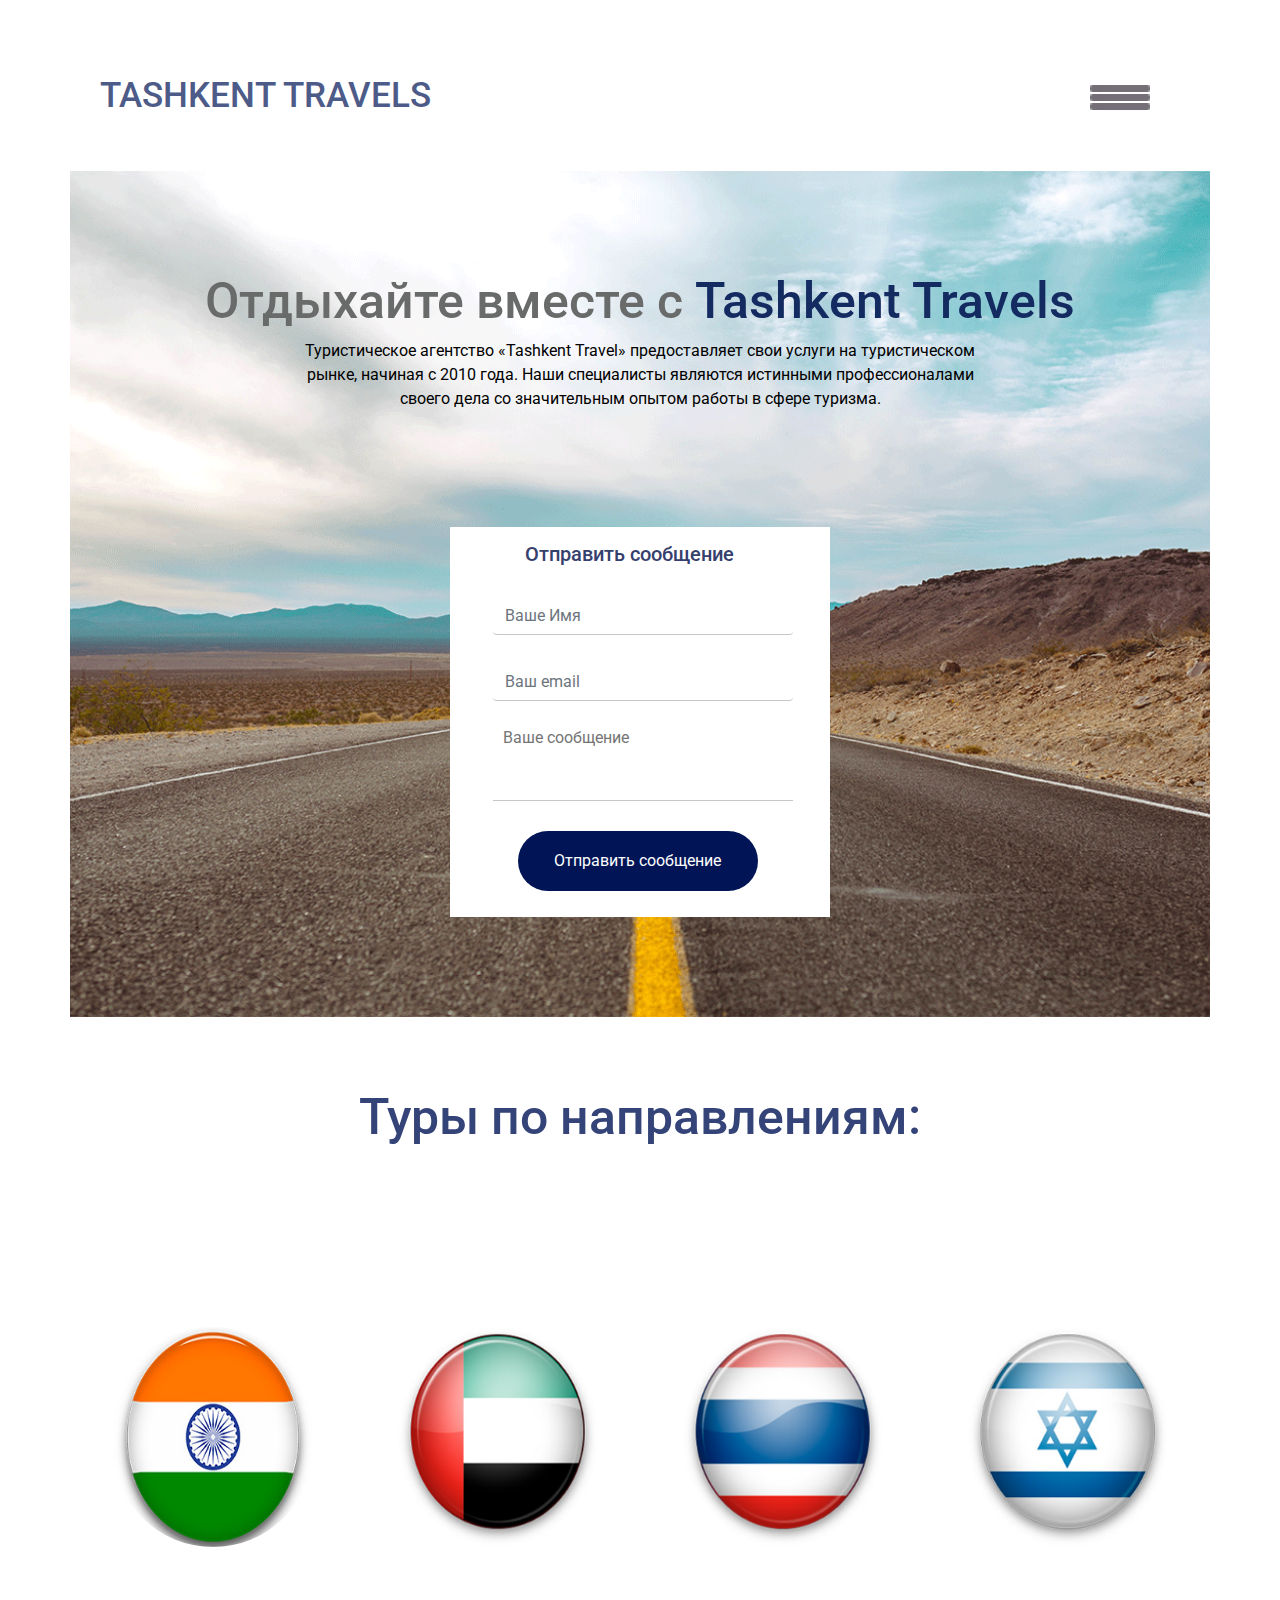
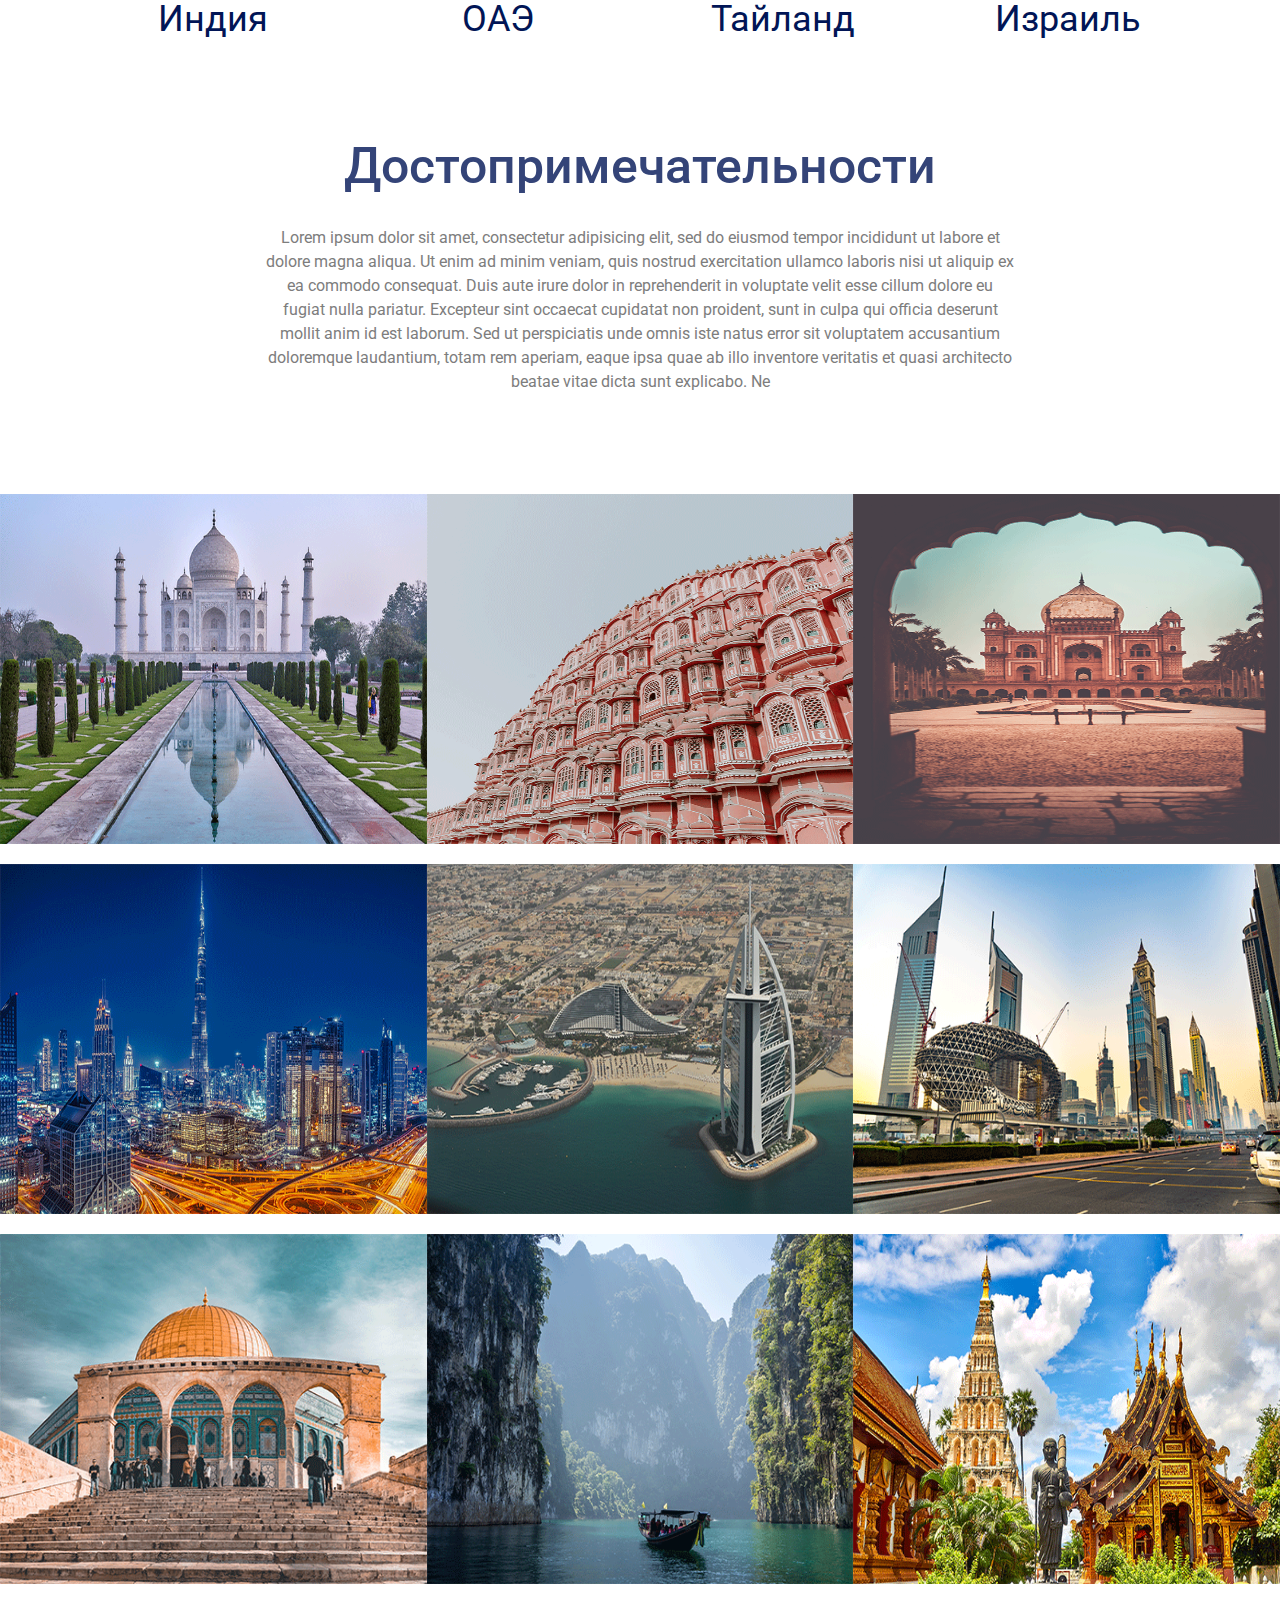
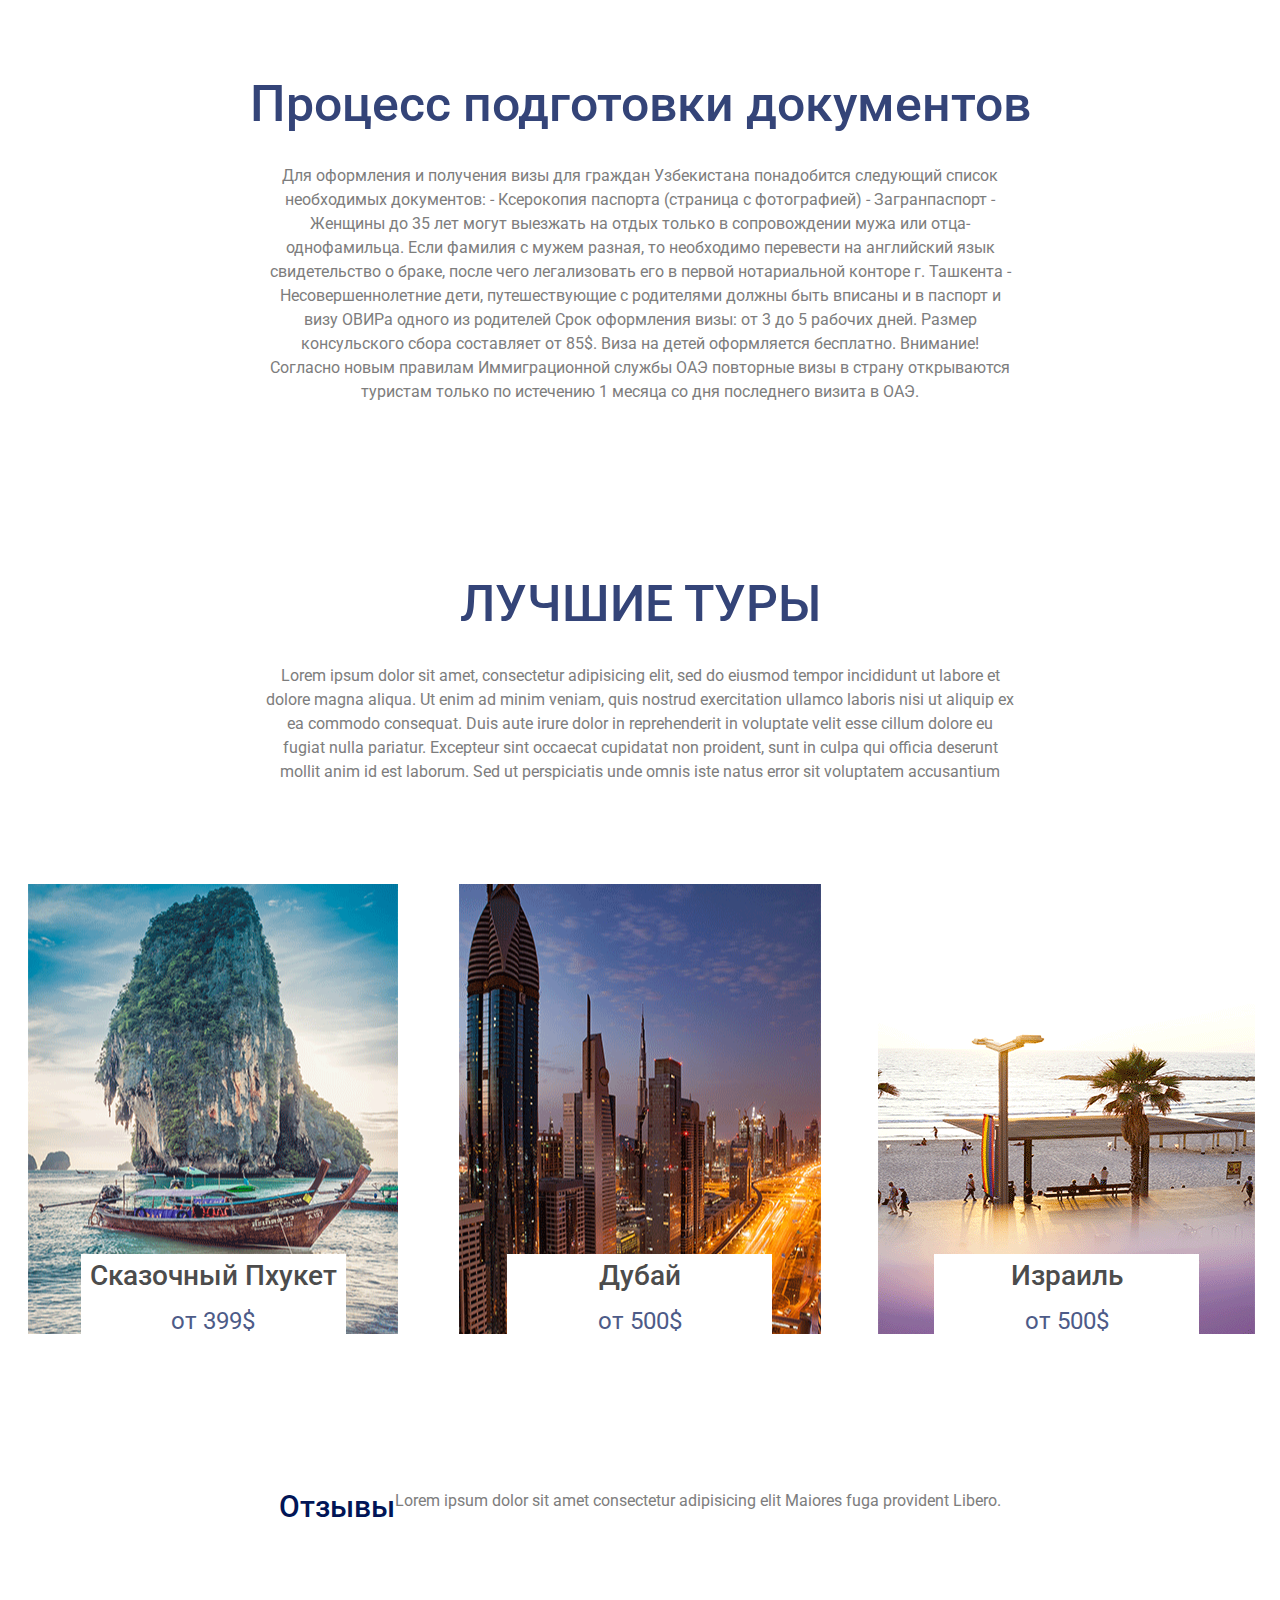
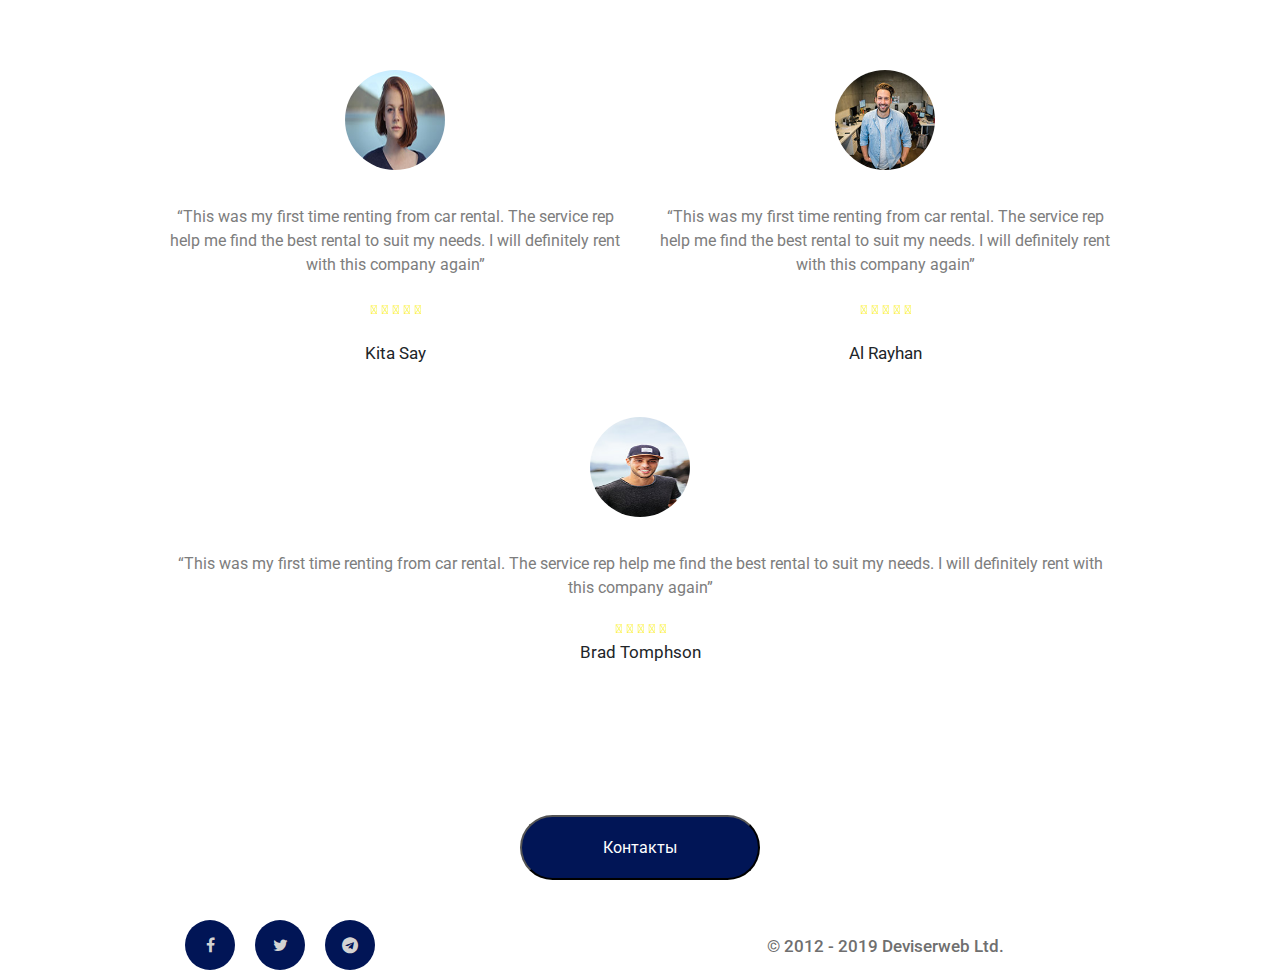
<file: Tashkent tour/index.html>
<!DOCTYPE html>
<html lang="en">
<head>
    <meta charset="UTF-8">
    <meta name="viewport" content="width=device-width, initial-scale=1.0">
    <link rel="stylesheet" href="https://stackpath.bootstrapcdn.com/bootstrap/4.4.1/css/bootstrap.min.css"
    integrity="sha384-Vkoo8x4CGsO3+Hhxv8T/Q5PaXtkKtu6ug5TOeNV6gBiFeWPGFN9MuhOf23Q9Ifjh" crossorigin="anonymous">
  <link href="https://fonts.googleapis.com/css2?family=Roboto:ital,wght@0,400;0,500;1,700&display=swap"
    rel="stylesheet">
    <link rel="stylesheet" href="./fonts/font-awesome.min.css">
    <link rel="stylesheet" href="style.css">
    <title>Document</title>
</head>
<body>
    <header>
    <div class="container  menu_top">
     <div class="row">
         <div class="col-5">
            <h1>TASHKENT TRAVELS</h1>
         </div>
         
         <div class="col-2 col-md-2kdjhggfsrtu col-lg-1 right">
             <img src="./Rounded-Rectangle-9-copy-2.jpg" alt="jpeg">
             <img src="./Rounded-Rectangle-9-copy-2.jpg" alt="jpeg">
             <img src="./Rounded-Rectangle-9-copy-2.jpg" alt="jpeg">
         </div>  
     </div>  
    </div>
   <div class="container menu_bottom">
       <h2><span> Отдыхайте вместе с</span> Tashkent Travels</h2>
<div class="p">
    <p>Туристическое агентство «Tashkent Travel» предоставляет свои услуги на туристическом рынке, начиная с 2010 года. Наши специалисты являются истинными профессионалами своего дела со значительным опытом работы в сфере туризма.</p>
</div>
      <div class="row justify-content-center">
          <div class="massage">
            <div class="col ">
                <h3>Отправить сообщение</h3>
                <input type="text" class="form-control" placeholder="Ваше Имя">
                <input type="text" class="form-control" placeholder="Ваш email">
                <input type="text" class="form-control-1" placeholder="Ваше сообщение">
                <button>Отправить сообщение</button> 
              </div>
          </div>
      </div>
    </div>
    <div class="container place-main">
   <h6>Туры по направлениям:</h6>

    <div class="row place">
        
       <div class="col-12 col-sm-6 col-md-6 col-lg-3 country">
           <img src="./india-3599154_960_720.jpg" alt="jpeg">
          <a href="#!">Индия</a> 
       </div>
       <div class="col-12 col-sm-6 col-md-6 col-lg-3 country">
           <img src="./United-Arab-Emirates.jpg" alt="jpeg">
        <a href="#!">ОАЭ</a>  
       </div>
       <div class="col-12 col-sm-6 col-md-6 col-lg-3 country">
           <img src="./28197067.jpg" alt="jpeg">
        <a href="#!">Тайланд</a>
       </div>
       <div class="col-12 col-sm-6 col-md-6 col-lg-3 country">
           <img src="./28198520.jpg" alt="jpeg">
           <a href="#!">Израиль</a>
       </div>

    </div></div>

    </header>
    <section>
        <div class="container-fluid">
        <div class="row texttop d-flex justify-content-center">
    <h1>Достопримечательности</h1>
    <p>Lorem ipsum dolor sit amet, consectetur adipisicing elit, sed do eiusmod tempor incididunt ut labore et dolore magna aliqua. Ut enim ad minim veniam, quis nostrud exercitation ullamco laboris nisi ut aliquip ex ea commodo consequat. Duis aute irure dolor in reprehenderit in voluptate velit esse cillum dolore eu fugiat nulla pariatur. Excepteur sint occaecat cupidatat non proident, sunt in culpa qui officia deserunt mollit anim id est laborum. Sed ut perspiciatis unde omnis iste natus error sit voluptatem accusantium doloremque laudantium, totam rem aperiam, eaque ipsa quae ab illo inventore veritatis et quasi architecto beatae vitae dicta sunt explicabo. Ne</p></div>
    <div class="row images align-center">
      <div class="col-12 col-sm-6 col-md-6 col-lg-4 photo ">
          <img src="./julian-yu-_WuPjE-MPHo-unsplash.png" alt="jpg">
          <div class="dubaitext align-items-center">
      <h2>Дубай</h2>
    <div class="p">
          <p>Lorem ipsum dolor sit amet, consectetur adipisicing elit, sed do eiusmod tempor incididunt ut labore et dolore magna aliqua. Ut enim ad </p>
    </div>
      <button>Купить</button></div>
      </div>
      <div class="col-12 col-sm-6 col-md-6 col-lg-4 photo">
          <img src="./annie-spratt-WCgioEcEVNc-unsplash.png" alt="jpg">
          <div class="dubaitext">
      <h2>Дубай</h2>
      <div class="p">
        <p>Lorem ipsum dolor sit amet, consectetur adipisicing elit, sed do eiusmod tempor incididunt ut labore et dolore magna aliqua. Ut enim ad </p>
  </div>
      <button>Купить</button></div>
      </div>
      <div class="col-12 col-sm-6 col-md-6 col-lg-4 photo">
          <img src="./dewang-gupta-EUpkkNip4mE-unsplash.png" alt="jpg">
          <div class="dubaitext">
      <h2>Дубай</h2>
      <div class="p">
        <p>Lorem ipsum dolor sit amet, consectetur adipisicing elit, sed do eiusmod tempor incididunt ut labore et dolore magna aliqua. Ut enim ad </p>
  </div>
      <button>Купить</button></div>
      </div>
      <div class="col-12 col-sm-6 col-md-6 col-lg-4 photo">
          <img src="./zq-lee-DcyL0IoCY0A-unsplash.png" alt="jpg">
          <div class="dubaitext">
      <h2>Дубай</h2>
      <div class="p">
        <p>Lorem ipsum dolor sit amet, consectetur adipisicing elit, sed do eiusmod tempor incididunt ut labore et dolore magna aliqua. Ut enim ad </p>
  </div>
      <button>Купить</button></div>
      </div>
      <div class="col-12 col-sm-6 col-md-6 col-lg-4 photo">
          <img src="./roman-logov-jomuw0-3F8A-unsplash.png" alt="jpg">
          <div class="dubaitext">
      <h2>Дубай</h2>
      <div class="p">
        <p>Lorem ipsum dolor sit amet, consectetur adipisicing elit, sed do eiusmod tempor incididunt ut labore et dolore magna aliqua. Ut enim ad </p>
  </div>
      <button>Купить</button></div>
      </div>
      <div class="col-12 col-sm-6 col-md-6 col-lg-4 photo">
          <img src="./darcey-beau-q8D7WZc40eA-unsplash.png" alt="jpg">
          <div class="dubaitext">
      <h2>Дубай</h2>
      <div class="p">
        <p>Lorem ipsum dolor sit amet, consectetur adipisicing elit, sed do eiusmod tempor incididunt ut labore et dolore magna aliqua. Ut enim ad </p>
  </div>
      <button>Купить</button></div>
      </div>
      <div class="col-12 col-sm-6 col-md-6 col-lg-4 photo">
          <img src="./john-t-eV3kjZsxqIE-unsplash-(1).png" alt="jpg">
          <div class="dubaitext">
      <h2>Дубай</h2>
      <div class="p">
        <p>Lorem ipsum dolor sit amet, consectetur adipisicing elit, sed do eiusmod tempor incididunt ut labore et dolore magna aliqua. Ut enim ad </p>
  </div>
      <button>Купить</button></div>
      </div>
      <div class="col-12 col-sm-6 col-md-6 col-lg-4 photo">
          <img src="./robin-noguier-sydwCr54rf0-unsplash.png" alt="jpg">
          <div class="dubaitext">
      <h2>Дубай</h2>
      <div class="p">
        <p>Lorem ipsum dolor sit amet, consectetur adipisicing elit, sed do eiusmod tempor incididunt ut labore et dolore magna aliqua. Ut enim ad </p>
  </div>
      <button>Купить</button></div>
      </div>
      <div class="col-12 col-sm-12 col-md-12 col-lg-4 photo">
          <img src="./mathew-schwartz-gsllxmVO4HQ-unsplash.png" alt="jpg">
          <div class="dubaitext">
      <h2>Дубай</h2>
      <div class="p">
        <p>Lorem ipsum dolor sit amet, consectetur adipisicing elit, sed do eiusmod tempor incididunt ut labore et dolore magna aliqua. Ut enim ad </p>
  </div>
      <button>Купить</button></div>
      </div>
    </div>

    <div class="row text d-flex justify-content-center">
        <h1>Процесс подготовки документов</h1>
        <p>Для оформления и получения визы  для граждан Узбекистана понадобится следующий список необходимых документов:

             -        Ксерокопия паспорта (страница с фотографией)
            
            -        Загранпаспорт
            
            -        Женщины до 35 лет могут выезжать на отдых  только в сопровождении мужа или отца-однофамильца. Если фамилия с мужем разная, то необходимо перевести на английский язык свидетельство о браке, после чего легализовать его в первой нотариальной конторе г. Ташкента
            
            -        Несовершеннолетние дети, путешествующие с родителями должны быть вписаны и в паспорт и визу ОВИРа одного из родителей
            
            Срок оформления визы: от 3 до 5 рабочих дней.
            
            Размер консульского сбора составляет от 85$. Виза на детей оформляется бесплатно.
            
            Внимание! Согласно новым правилам Иммиграционной службы ОАЭ повторные визы в страну открываются туристам только по истечению 1 месяца со дня последнего визита в ОАЭ.</p>
    </div>


    <div class="mosttravels">
        <div class="row text2 d-flex justify-content-center">
            <h1>ЛУЧШИЕ ТУРЫ</h1>
            <p>Lorem ipsum dolor sit amet, consectetur adipisicing elit, sed do eiusmod tempor incididunt ut labore et dolore magna aliqua. Ut enim ad minim veniam, quis nostrud exercitation ullamco laboris nisi ut aliquip ex ea commodo consequat. Duis aute irure dolor in reprehenderit in voluptate velit esse cillum dolore eu fugiat nulla pariatur. Excepteur sint occaecat cupidatat non proident, sunt in culpa qui officia deserunt mollit anim id est laborum. Sed ut perspiciatis unde omnis iste natus error sit voluptatem accusantium</p>
        </div>
        <div class="row costs">
            <div class="col-12 col-sm-12 col-md-4 col-lg-4 cost1">
                <div class="text">
                    <h2>Сказочный Пхукет</h2>
                    <a href="#!">от 399$</a>
                </div>
            </div>
            <div class="col-12 col-sm-12 col-md-4 col-lg-4 cost2">
                <div class="text">
                    <h2> Дубай</h2>
                    <a href="#!">от 500$</a>
                </div>
            </div>
            <div class="col-12 col-sm-12 col-md-4 col-lg-4 cost3">
                <div class="text">
                    <h2>Израиль</h2>
                    <a href="#!">от 500$</a>
                </div>
            </div>
        </div>
    </div>
    </div>
    
    </section>
    <footer>
    <div class= "container comments">
        <div class="row text-align-center justify-content-center">
            <h1>Отзывы</h1>
            <p>Lorem ipsum dolor sit amet consectetur adipisicing elit Maiores fuga provident Libero.</p>
        <div class="col-12 col-sm-12 col-md-6 col-lg-6 comments1 text-align-center">
           
            <img src="./christopher-campbell-rDEOVtE7vOs-unsplash.jpg" alt="jpeg" class="active">
            <p>“This was my first time renting from car rental. The service rep help me find the best rental to suit my needs. I will definitely rent with this company again”</p>
            <div class="stars">
                <img src="./.jpg" alt="jpeg">
                <img src="./.jpg" alt="jpeg">
                <img src="./.jpg" alt="jpeg">
                <img src="./.jpg" alt="jpeg">
                <img src="./.jpg" alt="jpeg">
                
            </div>
            <span>Kita Say</span>

        </div>
        <div class="col-12 col-sm-12 col-md-6 col-lg-6 comments1 text-align-center">
        <img src="./marius-ciocirlan-vMV6r4VRhJ8-unsplash.jpg" alt="jpeg" class="active">
        <p>“This was my first time renting from car rental. The service rep help me find the best rental to suit my needs. I will definitely rent with this company again”</p>
        <div class="stars">
            <img src="./.jpg" alt="jpeg">
            <img src="./.jpg" alt="jpeg">
            <img src="./.jpg" alt="jpeg">
            <img src="./.jpg" alt="jpeg">
            <img src="./.jpg" alt="jpeg">
            
        </div>
        <span>Al Rayhan</span>      
    </div>
    
    <div class="col-12 col-sm-12 col-md-12 col-lg-12 comments2 text-align-center">
        <img src="./lucas-sankey-9R-CH7PR150-unsplash.jpg" alt="jpeg" class="active">
        <p>“This was my first time renting from car rental. The service rep help me find the best rental to suit my needs. I will definitely rent with this company again”</p>
        <div class="stars2">
            <img src="./.jpg" alt="jpeg">
            <img src="./.jpg" alt="jpeg">
            <img src="./.jpg" alt="jpeg">
            <img src="./.jpg" alt="jpeg">
            <img src="./.jpg" alt="jpeg">
            
        </div>
        <span>Brad Tomphson</span>      
    </div>

    
        <button>Контакты</button>
 
   
</div>
    <div class="row social">
       <div class="col-6 col-sm-6 col-md-6 col-lg-6 icons">
        
            <li><a href="#"><i class="fa fa-facebook"></i></a></li>
            <li><a href="#"><i class="fa fa-twitter"></i></a></li>
            <li><a href="#"><i class="fa fa-telegram"></i></a></li>
          
       </div>

        
        
      <div class="col-6 col-sm-6 col-md-6 col-lg-6">
        <h6>© 2012 - 2019 Deviserweb Ltd.</h6>
      </div>
     
    </div></div>
    </footer>

    <script src="https://code.jquery.com/jquery-3.4.1.slim.min.js"
    integrity="sha384-J6qa4849blE2+poT4WnyKhv5vZF5SrPo0iEjwBvKU7imGFAV0wwj1yYfoRSJoZ+n"
    crossorigin="anonymous"></script>
  <script src="https://cdn.jsdelivr.net/npm/popper.js@1.16.0/dist/umd/popper.min.js"
    integrity="sha384-Q6E9RHvbIyZFJoft+2mJbHaEWldlvI9IOYy5n3zV9zzTtmI3UksdQRVvoxMfooAo"
    crossorigin="anonymous"></script>
  <script src="https://stackpath.bootstrapcdn.com/bootstrap/4.4.1/js/bootstrap.min.js"
    integrity="sha384-wfSDF2E50Y2D1uUdj0O3uMBJnjuUD4Ih7YwaYd1iqfktj0Uod8GCExl3Og8ifwB6"
    crossorigin="anonymous"></script>

</body>
</html>
</file>
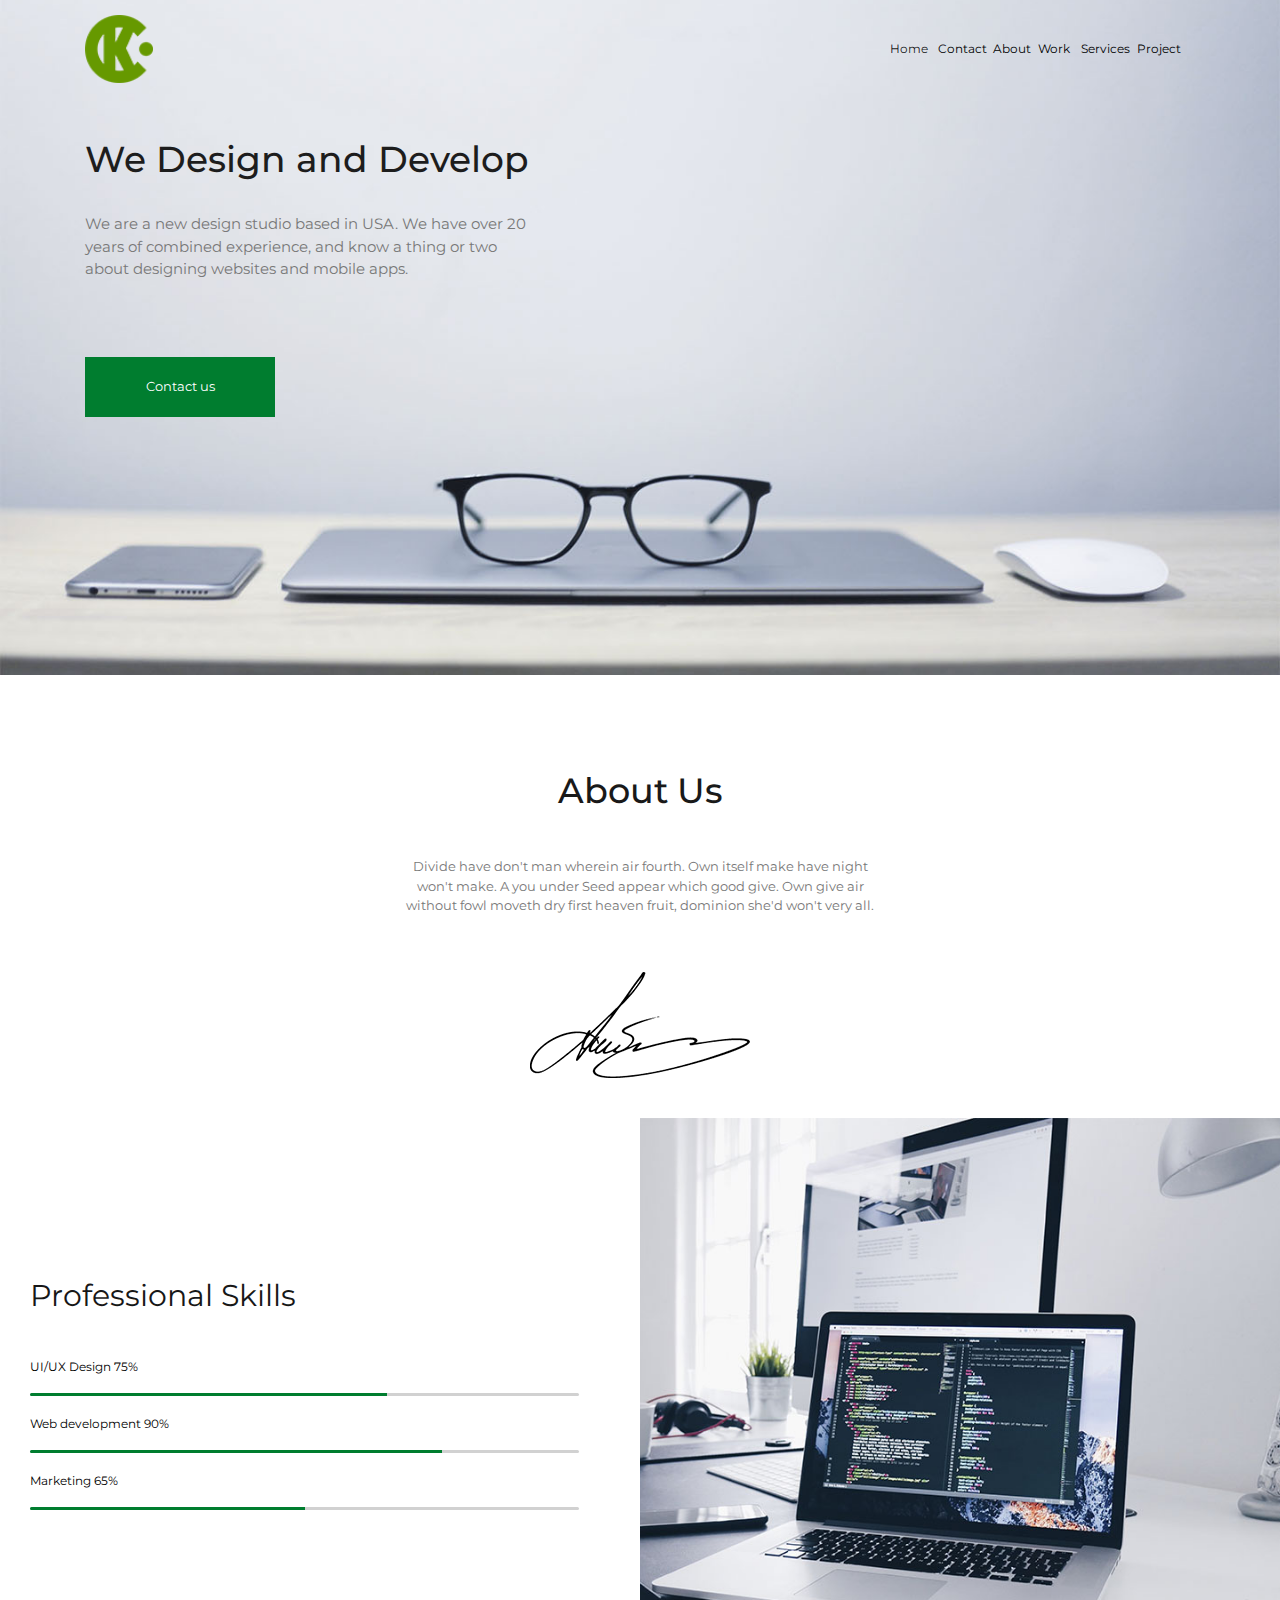
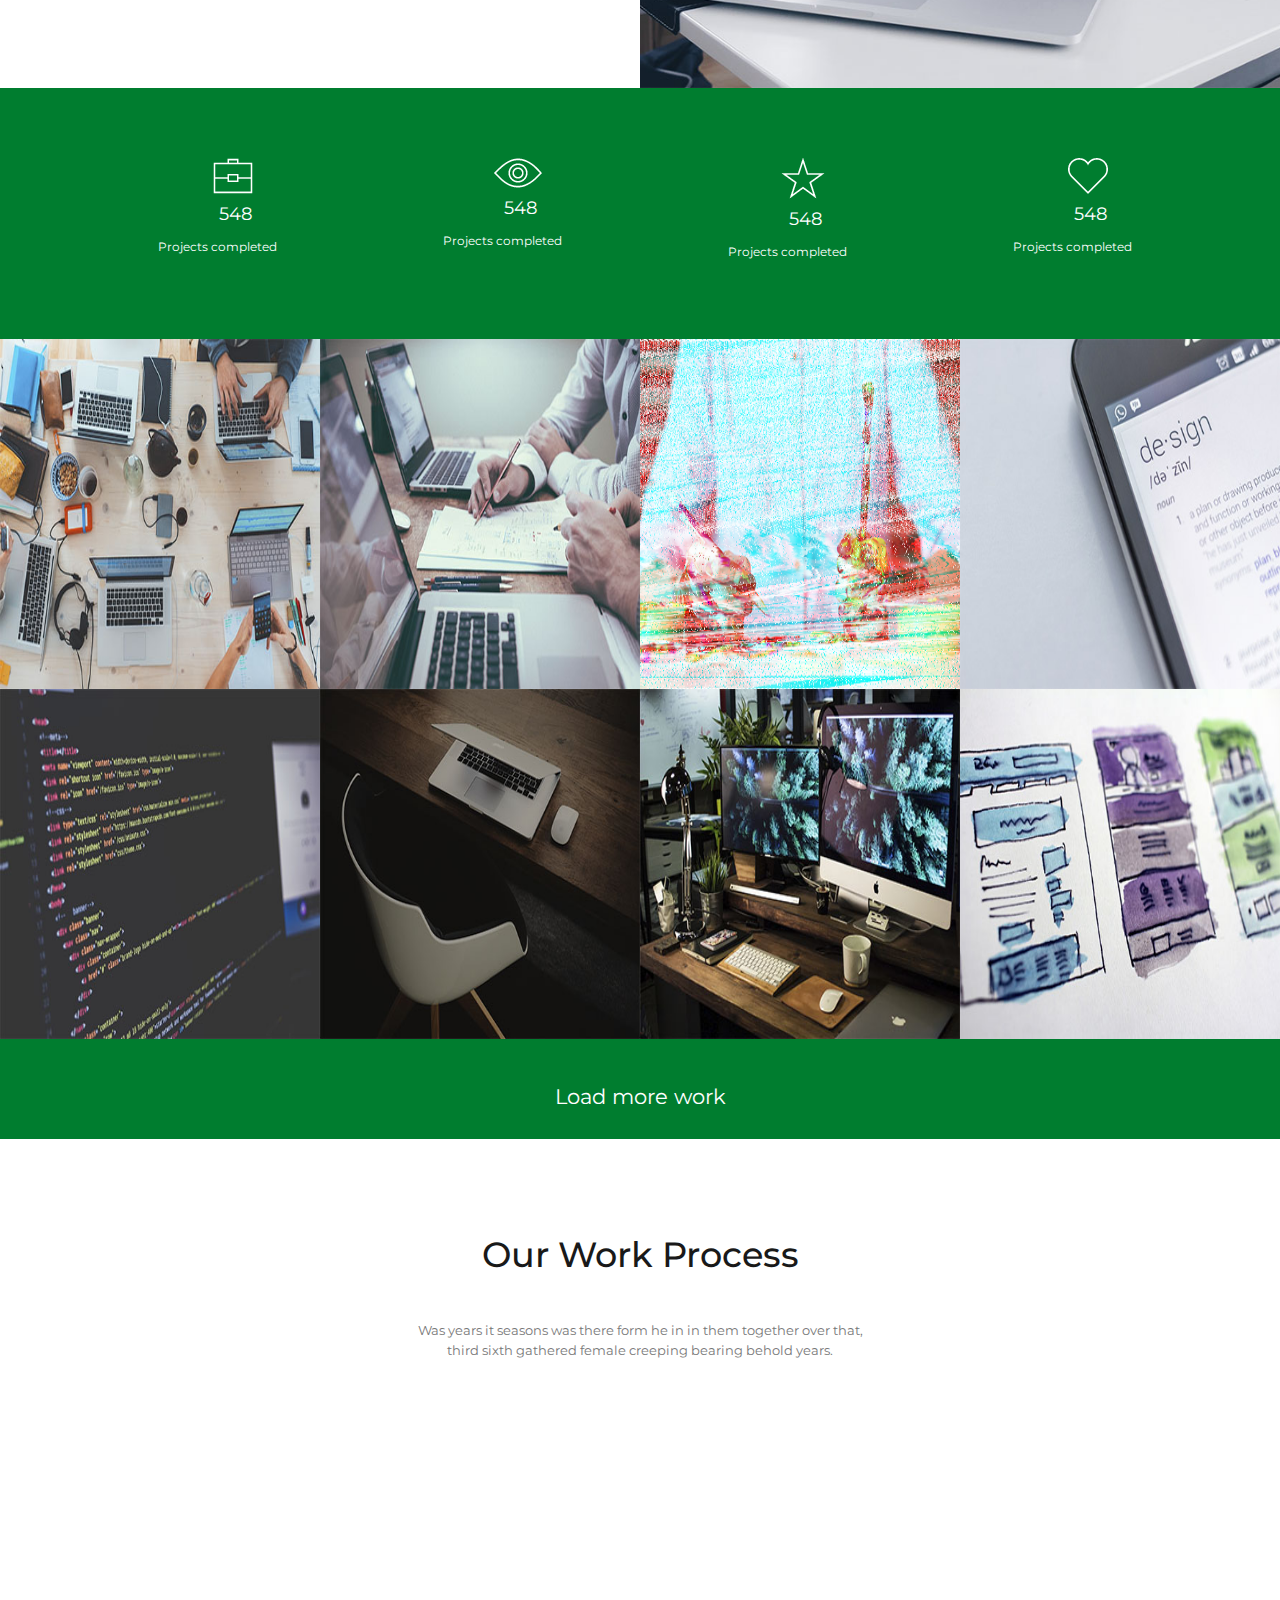
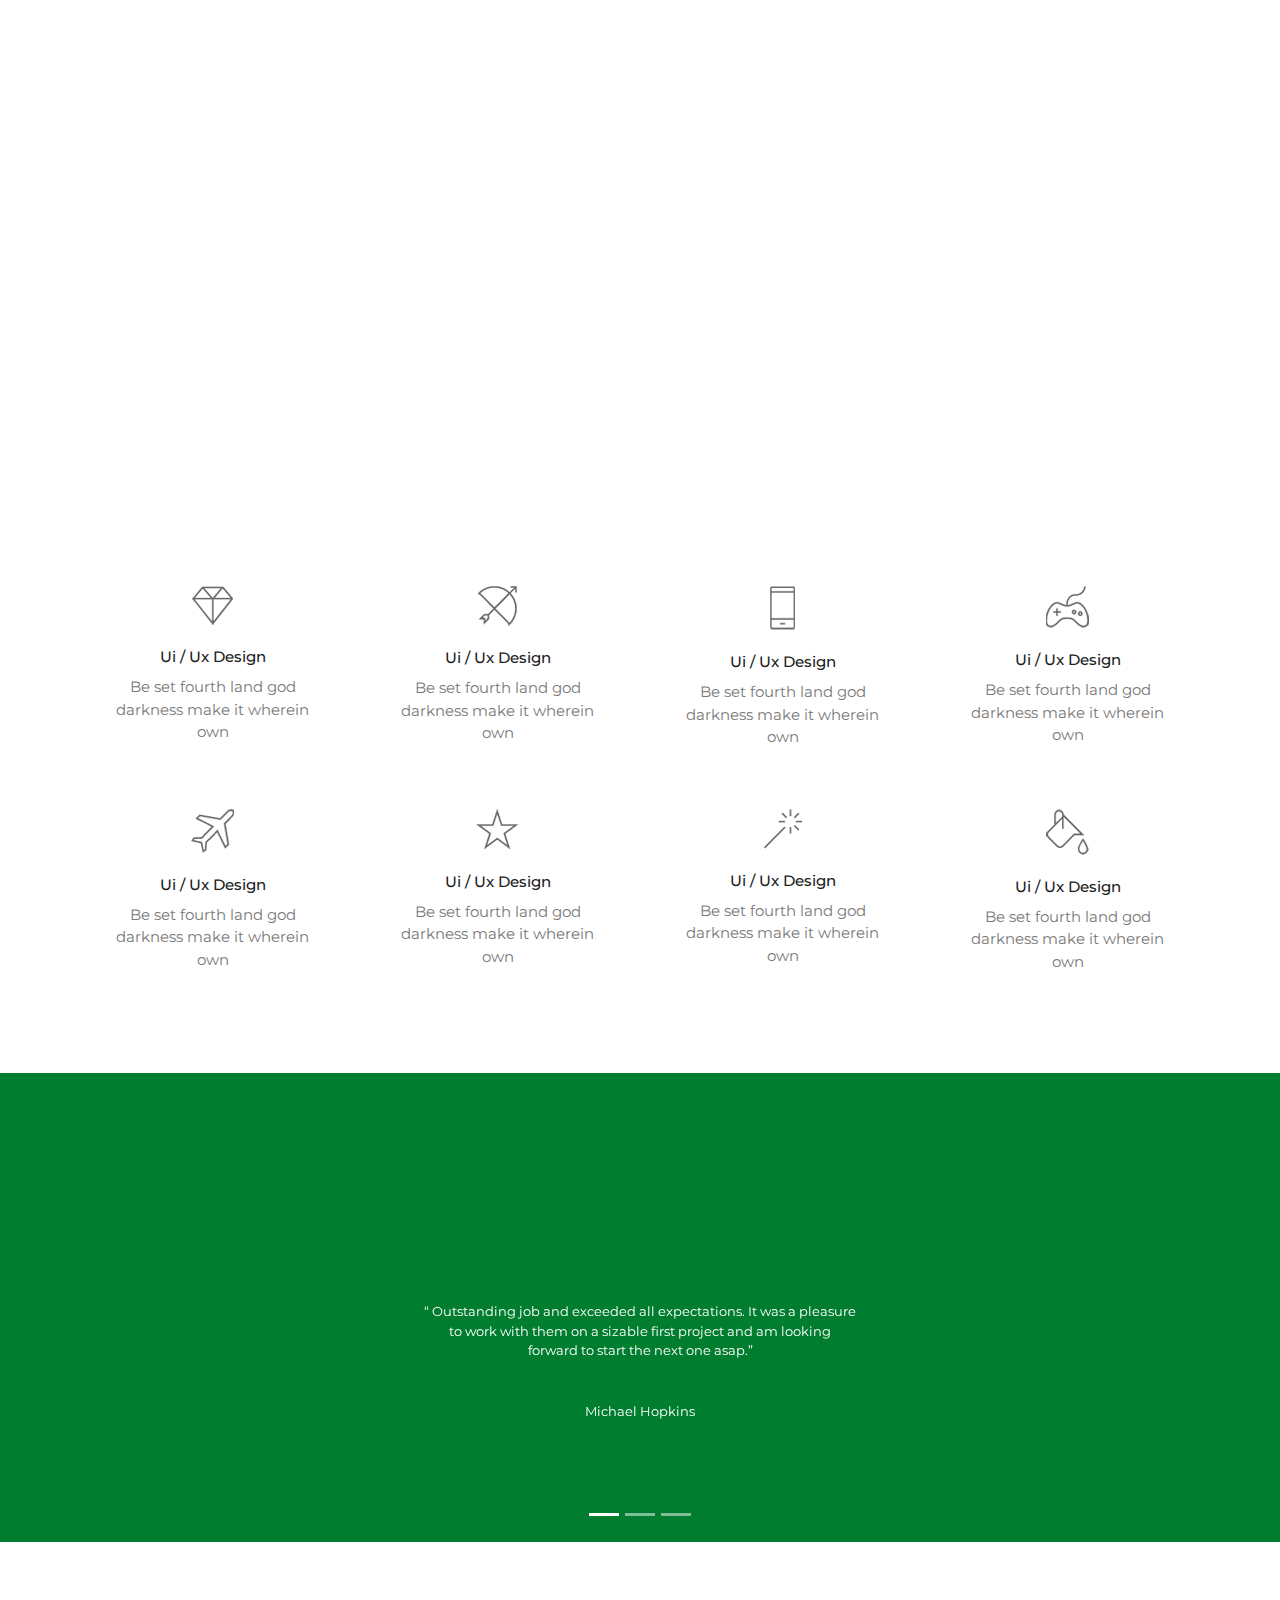
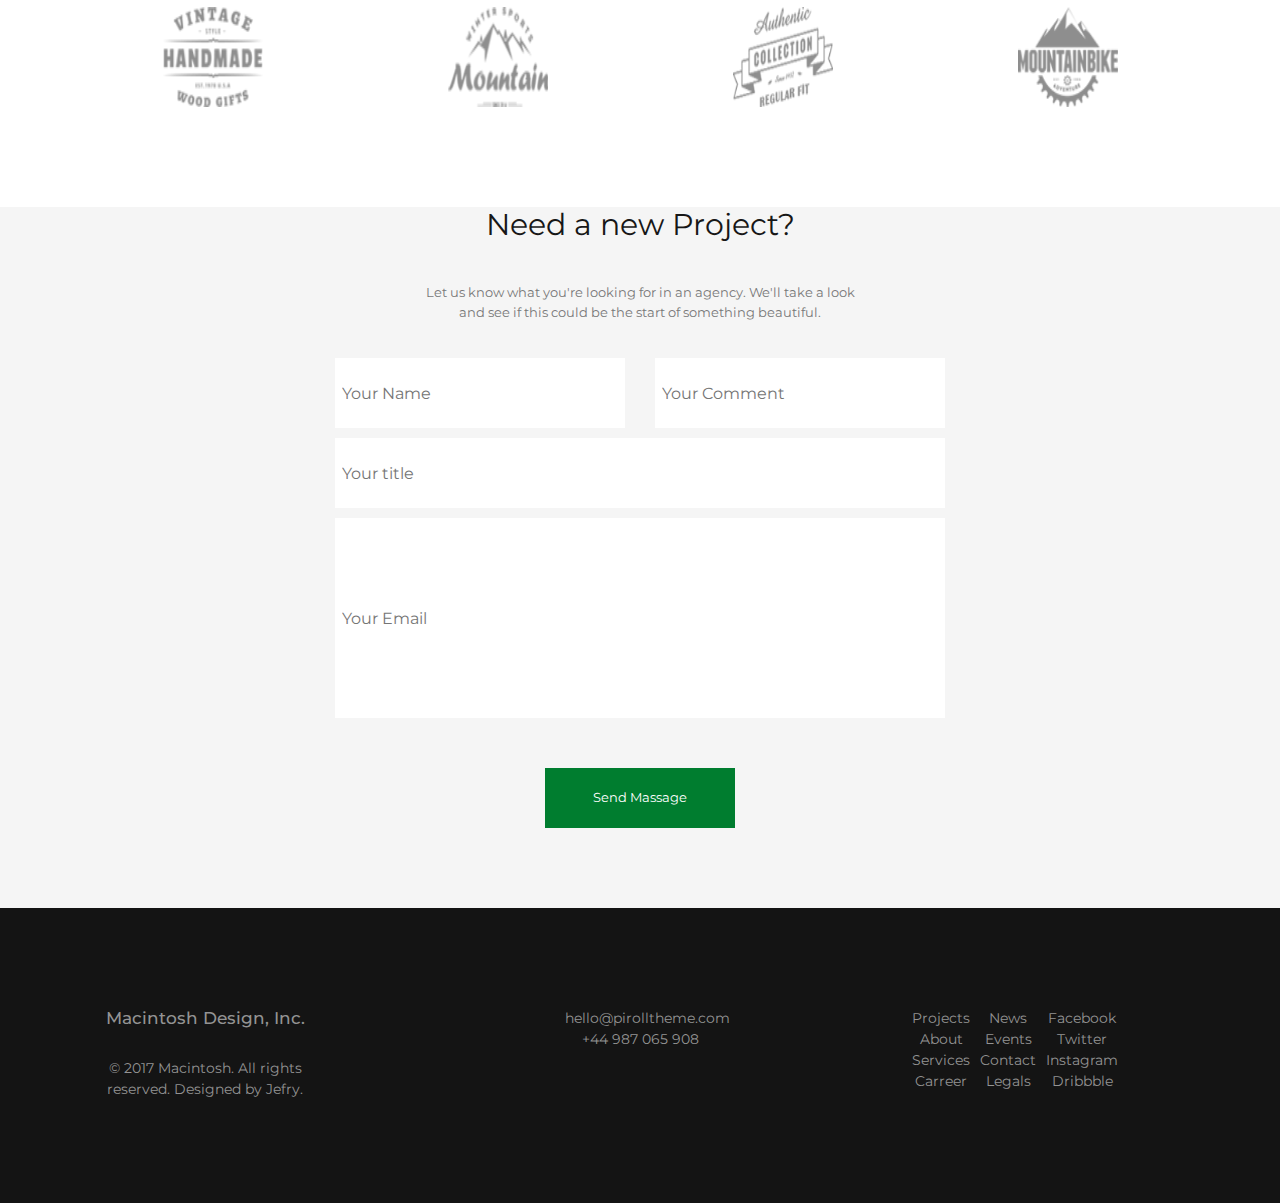
<file: boot_home/index/index.html>
<!doctype html>
<html lang="en">

<head>
  <!-- Required meta tags -->
  <meta charset="utf-8">
  <meta name="viewport" content="width=device-width, initial-scale=1, shrink-to-fit=no">

  <!-- Bootstrap CSS -->
  <link rel="stylesheet" href="https://stackpath.bootstrapcdn.com/bootstrap/4.4.1/css/bootstrap.min.css"
    integrity="sha384-Vkoo8x4CGsO3+Hhxv8T/Q5PaXtkKtu6ug5TOeNV6gBiFeWPGFN9MuhOf23Q9Ifjh" crossorigin="anonymous">
  <link href="https://fonts.googleapis.com/css?family=Montserrat&display=swap" rel="stylesheet">
  <link rel="stylesheet" href="index.css">

  <title>Index</title>
</head>

<body>
  <header>
    <div class="headd">
      <div class="container">
        <div class="row justify-content-between align-items-center">
          <div class="col-auto">
        <img src="./images/6-69484_cramer-krasselt-logo1.png" alt="png"></div>
        <div class="col-auto">
    <nav class="navbar navbar-expand-lg navbar-light ">
       
        <button class="navbar-toggler" type="button" data-toggle="collapse" data-target="#navbarNav" aria-controls="navbarNav" aria-expanded="false" aria-label="Toggle navigation">
          <span class="navbar-toggler-icon"></span>
        </button>
        <div class="collapse navbar-collapse" id="navbarNav">
          <ul class="navbar-nav nusrat">
            <li class="nav active">
              <a class="nav-link" href="../home/home.html">Home </a>
            </li>
            <li class="nav-item">
              <a class="nav-link" href="../contact/contact.html">Contact</a>
            </li>
            <li class="nav-item">
              <a class="nav-link" href="../about/about.html">About</a>
            </li>
            <li class="nav-item">
              <a class="nav-link" href="../contact/contact.html">Work</a>
            </li>
            <li class="nav-item">
              <a class="nav-link" href="../contact/contact.html">Services</a>
            </li>
            <li class="nav-item">
              <a class="nav-link" href="../project/project.html">Project</a>
            </li>
           
          </ul>
        </div>
      </nav></div></div></div>

 
    <div class="textbox">
      <div class="container">
        <div class="row">
          <div class="col-12 col-lg-6 col-xl-5">
            <h1>We Design and Develop</h1>
          </div></div>
          <div class="row">
            <div class=" col-10 col-lg-6 col-xl-5 ">
              <p>We are a new design studio based in USA. We have over
                20 years of combined experience, and know a thing or two
                about designing websites and mobile apps.</p>
            </div>
          </div>
          <div class="row">
            <div class="col-6 col-lg-3">
              <button>Contact us</button>
            </div>
          </div>
        
      </div>
    </div>


  </header>
  <section>
    
    <div  class="about">
      <h2>About Us</h2>
      <div class="text">
        <p>Divide have don't man wherein air fourth. Own itself make have night won't make.
          A you under Seed appear which good give. Own give air without fowl moveth dry first
          heaven fruit, dominion she'd won't very all.
        </p>
      </div>
      <img src="./images/Роспись_авиаконструктора_Антонова_О._К.png" alt="png">
    </div>
    <div class="skills">
      
        <div class="row">
          <div class="left col-12  col-lg-6">
            <h3>Professional Skills</h3>
            <span>UI/UX Design 75%</span>
            <div class="1">
              <div class="progress" style="height: 3px;">
                <div class="progress-bar" role="progressbar" style="width: 65%;" aria-valuenow="25" aria-valuemin="0" aria-valuemax="100"></div>
              </div>
            </div>
            <span>Web development 90%</span>
            <div class="1">
              <div class="progress" style="height: 3px;">
                <div class="progress-bar" role="progressbar" style="width: 75%;" aria-valuenow="25" aria-valuemin="0" aria-valuemax="100"></div>
              </div>
            </div>
            <span>Marketing 65%</span>
            <div class="1">
              <div class="progress" style="height: 3px;">
                <div class="progress-bar" role="progressbar" style="width: 50%;" aria-valuenow="25" aria-valuemin="0" aria-valuemax="100"></div>
              </div>
            </div>
          </div>
          <div class="right col-12  col-lg-6">

          </div>
        </div>
      </div>

   
    <div class="numbers">
      <div class="container">
        <div class="row">
          <div class="numberbox col-12 col-sm-6 col-md-6 col-lg-3 col-xl-3 ">
            <img src="./images/pe-7s-portfolio.png" alt="png">
            <h5>548</h5>
            <h4>Projects completed</h4>
          </div>
          <div class="numberbox col-12 col-sm-6 col-md-6 col-lg-3 col-xl-3 ">
            <img src="./images/pe-7s-look.png" alt="png">
            <h5>548</h5>
            <h4>Projects completed</h4>
          </div>
          <div class="numberbox col-12 col-sm-6 col-md-6 col-lg-3  col-xl-3">
            <img src="./images/pe-7s-star1.png" alt="png">
            <h5>548</h5>
            <h4>Projects completed</h4>
          </div>
          <div class="numberbox col-12 col-sm-6 col-md-6 col-lg-3 col-xl-3">
            <img src="./images/pe-7s-like.png" alt="png">
            <h5>548</h5>
            <h4>Projects completed</h4>
          </div>
        </div>
      </div>
    </div>
    
      <div class="container-fluid">
        <div class="row">
          <div class="col-lg-3 col-md-6 col-12 posit">
          <img class="cove" src="./images/marvin-meyer-SYTO3xs06fU-unsplash.jpg" alt="">
          <div class="divover">
            
          </div>
          </div>
          <div class="col-lg-3 col-md-6 col-12 posit">
          <img class="cove" src="./images/helloquence-5fNmWej4tAA-unsplash.jpg" alt="">
          <div class= "divover">
            
          </div>
          </div>
          <div class="col-lg-3 col-md-6 col-12 posit">
          <img class="cove" src="./images/alice-achterhof-FwF_fKj5tBo-unsplash копия.jpg" alt="">
          <div class="divover">
            
          </div>
          </div>
          <div class="col-lg-3 col-md-6 col-12 posit">
          <img class="cove" src="./images/edho-pratama-T6fDN60bMWY-unsplash (1) копия.jpg" alt="">
          <div class="divover">
            
          </div>
          </div>
          <div class="col-lg-3 col-md-6 col-12 posit">
          <img class="cove" src="./images/sai-kiran-anagani-5Ntkpxqt54Y-unsplash.jpg" alt="">
          <div class="divover">
            
          </div>
          </div>
          <div class="col-lg-3 col-md-6 col-12 posit">
          <img class="cove" src="./images/luca-bravo-9l_326FISzk-unsplash1.jpg" alt="">
          <div class="divover">
            
          </div>
          </div>
          <div class="col-lg-3 col-md-6 col-12 posit">
          <img class="cove" src="./images/green-chameleon-WvuTnXz1hSc-unsplash.jpg" alt="">
          <div class="divover">
            
          </div>
          </div>
          <div class="col-lg-3 col-md-6 col-12 posit">
          <img class="cove" src="./images/hal-gatewood-tZc3vjPCk-Q-unsplash.jpg" alt="">
          <div class="divover">
            
          </div>
          </div>
        </div>
      </div>
    
    <div class="bottom">
      <h6>Load more work</h6>
    </div>
    <div class="work_progress">
      
        <h2>Our Work Process</h2>
        <div class="title">
        <p>Was years it seasons was there form he in in them together over that,
          third sixth gathered female creeping bearing behold years.</p>
      </div>
    </div>

    <div class="video">
      <div class="container">
        <div class="row">
          <iframe width="724" height="407" src="https://www.youtube.com/embed/r7qovpFAGrQ?list=RDr7qovpFAGrQ" frameborder="0" allow="accelerometer; autoplay; encrypted-media; gyroscope; picture-in-picture" allowfullscreen></iframe>
        </div>
      </div>
   
    </div>
    <div class="services">
      <div class="container">
        <div class="row">
          <div class="servicebox col-lg-3 col-md-6 col-sm-6 col-12">
            <img src="./images/pe-7s-diamond.png" alt="png">
            <h1>Ui / Ux Design</h1>
           <div class="p">
            <p>Be set fourth land god darkness
              make it wherein own</p>
           </div>
          </div>
          <div class="servicebox col-lg-3 col-md-6 col-sm-6 col-12">
            <img src="./images/pe-7s-arc.png" alt="png">
            <h1>Ui / Ux Design</h1>
            <div class="p">
              <p>Be set fourth land god darkness
                make it wherein own</p>
             </div>
          </div>
          <div class="servicebox col-lg-3 col-md-6 col-sm-6 col-12">
            <img src="./images/pe-7s-phone.png" alt="png">
            <h1>Ui / Ux Design</h1>
            <div class="p">
              <p>Be set fourth land god darkness
                make it wherein own</p>
             </div>
          </div>
          <div class="servicebox col-lg-3 col-md-6 col-sm-6 col-12">
            <img src="./images/pe-7s-joy.png" alt="png">
            <h1>Ui / Ux Design</h1>
            <div class="p">
              <p>Be set fourth land god darkness
                make it wherein own</p>
             </div>
          </div>
        </div>
        <div class="row">
          <div class="servicebox col-lg-3 col-md-6 col-sm-6 col-12">
            <img src="./images/pe-7s-plane.png" alt="png">
            <h1>Ui / Ux Design</h1>
            <div class="p">
              <p>Be set fourth land god darkness
                make it wherein own</p>
             </div>
          </div>
          <div class="servicebox col-lg-3 col-md-6 col-sm-6 col-12">
            <img src="./images/pe-7s-star2.png" alt="png">
            <h1>Ui / Ux Design</h1>
            
            <div class="p">
              <p>Be set fourth land god darkness
                make it wherein own</p>
             </div>
          </div>
          <div class="servicebox col-lg-3 col-md-6 col-sm-6 col-12">
            <img src="./images/pe-7s-magic-wand.png" alt="png">
            <h1>Ui / Ux Design</h1>
            <div class="p">
              <p>Be set fourth land god darkness
                make it wherein own</p>
             </div>
          </div>
          <div class="servicebox col-lg-3 col-md-6 col-sm-6 col-12">
            <img src="./images/pe-7s-paint-bucket.png" alt="png">
            <h1>Ui / Ux Design</h1>
            <div class="p">
              <p>Be set fourth land god darkness
                make it wherein own</p>
             </div>
          </div>
        </div>
      </div>
    </div>
    <div class="p-slider">
      <div class="bd-example">
        <div id="carouselExampleCaptions1" class="carousel slide d-none d-sm-block" data-ride="carousel">
  
          <ol class="carousel-indicators">
            <li data-target="#carouselExampleCaptions1" data-slide-to="0" class="active"></li>
            <li data-target="#carouselExampleCaptions1" data-slide-to="1"></li>
            <li data-target="#carouselExampleCaptions1" data-slide-to="2"></li>
          </ol>
  
          
          <div class="carousel-inner">
  
            <div class="carousel-item active">
  
              <img src="./images/bg.jpg" class= " d-block w-100" alt="jpg">
              <div class="carousel-caption d-none d-sm-block">
                <p class="carouse1">“ Outstanding job and exceeded all expectations. It was a pleasure <br>
                  to work with them on a sizable first project and am looking <br>
                  forward to start the next one asap.”</p>
                <p class="carouse2">Michael Hopkins</p>
              </div>
            </div>
            <div class="carousel-item">
  
              <img src="./images/bg.jpg" class="d-block w-100" alt="jpg">
              <div class="carousel-caption d-none d-sm-block">
                <p class="carouse1"> “ Outstanding job and exceeded all expectations. It was a pleasure <br>
                  to work with them on a sizable first project and am looking <br>
                  forward to start the next one asap.”</p>
                <p class="carouse2">Michael Hopkins</p>
              </div>
            </div>
  
            <div class="carousel-item">
              <img src="./images/bg.jpg" class="d-block w-100" alt="jpg">
              <div class="carousel-caption d-none d-sm-block">
                <p class="carouse1">“ Outstanding job and exceeded all expectations. It was a pleasure <br>
                  to work with them on a sizable first project and am looking <br>
                  forward to start the next one asap.”</p>
                <p class="carouse2">Michael Hopkins</p>
              </div>
            </div>
          </div>
        </div>
      </div>
    </div>
  </section>
  <footer>
    <div class="logo">
      <div class="container">
        <div class="row">
          <div class=" col-12 col-sm-6 col-md-6 col-lg-3 col-xl-3">
            <img src="./images/1.png" alt="png">
          </div>
          <div class=" col-12 col-sm-6 col-md-6 col-lg-3 col-xl-3">
            <img src="./images/2.png" alt="png">
          </div>
          <div class=" col-12 col-sm-6 col-md-6 col-lg-3 col-xl-3">
            <img src="./images/3.png" alt="png">
          </div>
          <div class=" col-12 col-sm-6 col-md-6 col-lg-3 col-xl-3">
            <img src="./images/4.png" alt="png">
          </div>
        </div>
      </div>
    </div>
    <div   class="project">
      <div  class="top">
        <h1>Need a new Project?</h1>
        <div class="top1">
        <p>Let us know what you're looking for in an agency. We'll take a look and see
          if this could be the start of something beautiful.</p></div>
      </div>
      
      <div  class="inputs">
        <div class="container">
          <div class="row">
            <div class=" col-12 col-sm-12 col-md-12 col-lg-6 col-xl-6">
              <input type="text-area" class="form-control1" placeholder="Your Name"
                aria-label="Recipient's username with two button addons" aria-describedby="button-addon4">
              </div>
                <div class=" col-12 col-sm-12 col-md-12 col-lg-6 col-xl-6">
                <input type="text-area" class="form-control1" placeholder="Your Comment"
                aria-label="Recipient's username with two button addons" aria-describedby="button-addon4">
              </div></div>
              <div class="row">
                <div class="col-12">
              <input type="text-area" class="form-control3" placeholder="Your title"
                aria-label="Recipient's username with two button addons" aria-describedby="button-addon4">
            </div></div>
             <div class="row">
            <div class=" col-12 ">
              <input type="text-area" class="form-control4" placeholder="Your Email"
             >
            </div></div>
          <div>
        
      </div>
      <button>Send Massage</button>
    </div>
    </div>
   <div class="bottom">
    <div class="container nusrat">
      <div class="row">
    <div class=" col-6 col-sm-6 col-md-6 col-lg-4 col-xl-4 ">
      <div class="div">
      <h2>Macintosh Design, Inc.</h2>
      <p>© 2017 Macintosh. All rights reserved.
        Designed by Jefry.</p></div>
    </div>
  
        <div class=" col-6 col-sm-6 col-md-6 col-lg-4 col-xl-4 ">
    <div class="div1">
      
      <p>hello@pirolltheme.com
        +44 987 065 908 </p></div></div>
        <div class=" col-12 col-sm-12 col-md-12 col-lg-4 col-xl-4 ">
    <div class="menu">
      <ul>
        <li>Projects</li>
        <li>About</li>
        <li> Services</li>
        <li>Carreer</li>
      </ul>
      <ul>
        <li>News</li>
        <li>Events</li>
        <li>Contact</li>
        <li>Legals</li>
      </ul>
      <ul>
        <li>Facebook</li>
        <li>Twitter</li>
        <li>Instagram</li>
        <li>Dribbble</li>
      </ul>
   
    </div></div></div></div>
   </div>
   </div>
  </footer>


  <!-- Optional JavaScript -->
  <!-- jQuery first, then Popper.js, then Bootstrap JS -->
  <script src="https://code.jquery.com/jquery-3.4.1.slim.min.js"
    integrity="sha384-J6qa4849blE2+poT4WnyKhv5vZF5SrPo0iEjwBvKU7imGFAV0wwj1yYfoRSJoZ+n"
    crossorigin="anonymous"></script>
  <script src="https://cdn.jsdelivr.net/npm/popper.js@1.16.0/dist/umd/popper.min.js"
    integrity="sha384-Q6E9RHvbIyZFJoft+2mJbHaEWldlvI9IOYy5n3zV9zzTtmI3UksdQRVvoxMfooAo"
    crossorigin="anonymous"></script>
  <script src="https://stackpath.bootstrapcdn.com/bootstrap/4.4.1/js/bootstrap.min.js"
    integrity="sha384-wfSDF2E50Y2D1uUdj0O3uMBJnjuUD4Ih7YwaYd1iqfktj0Uod8GCExl3Og8ifwB6"
    crossorigin="anonymous"></script>
</body>

</html>
</file>
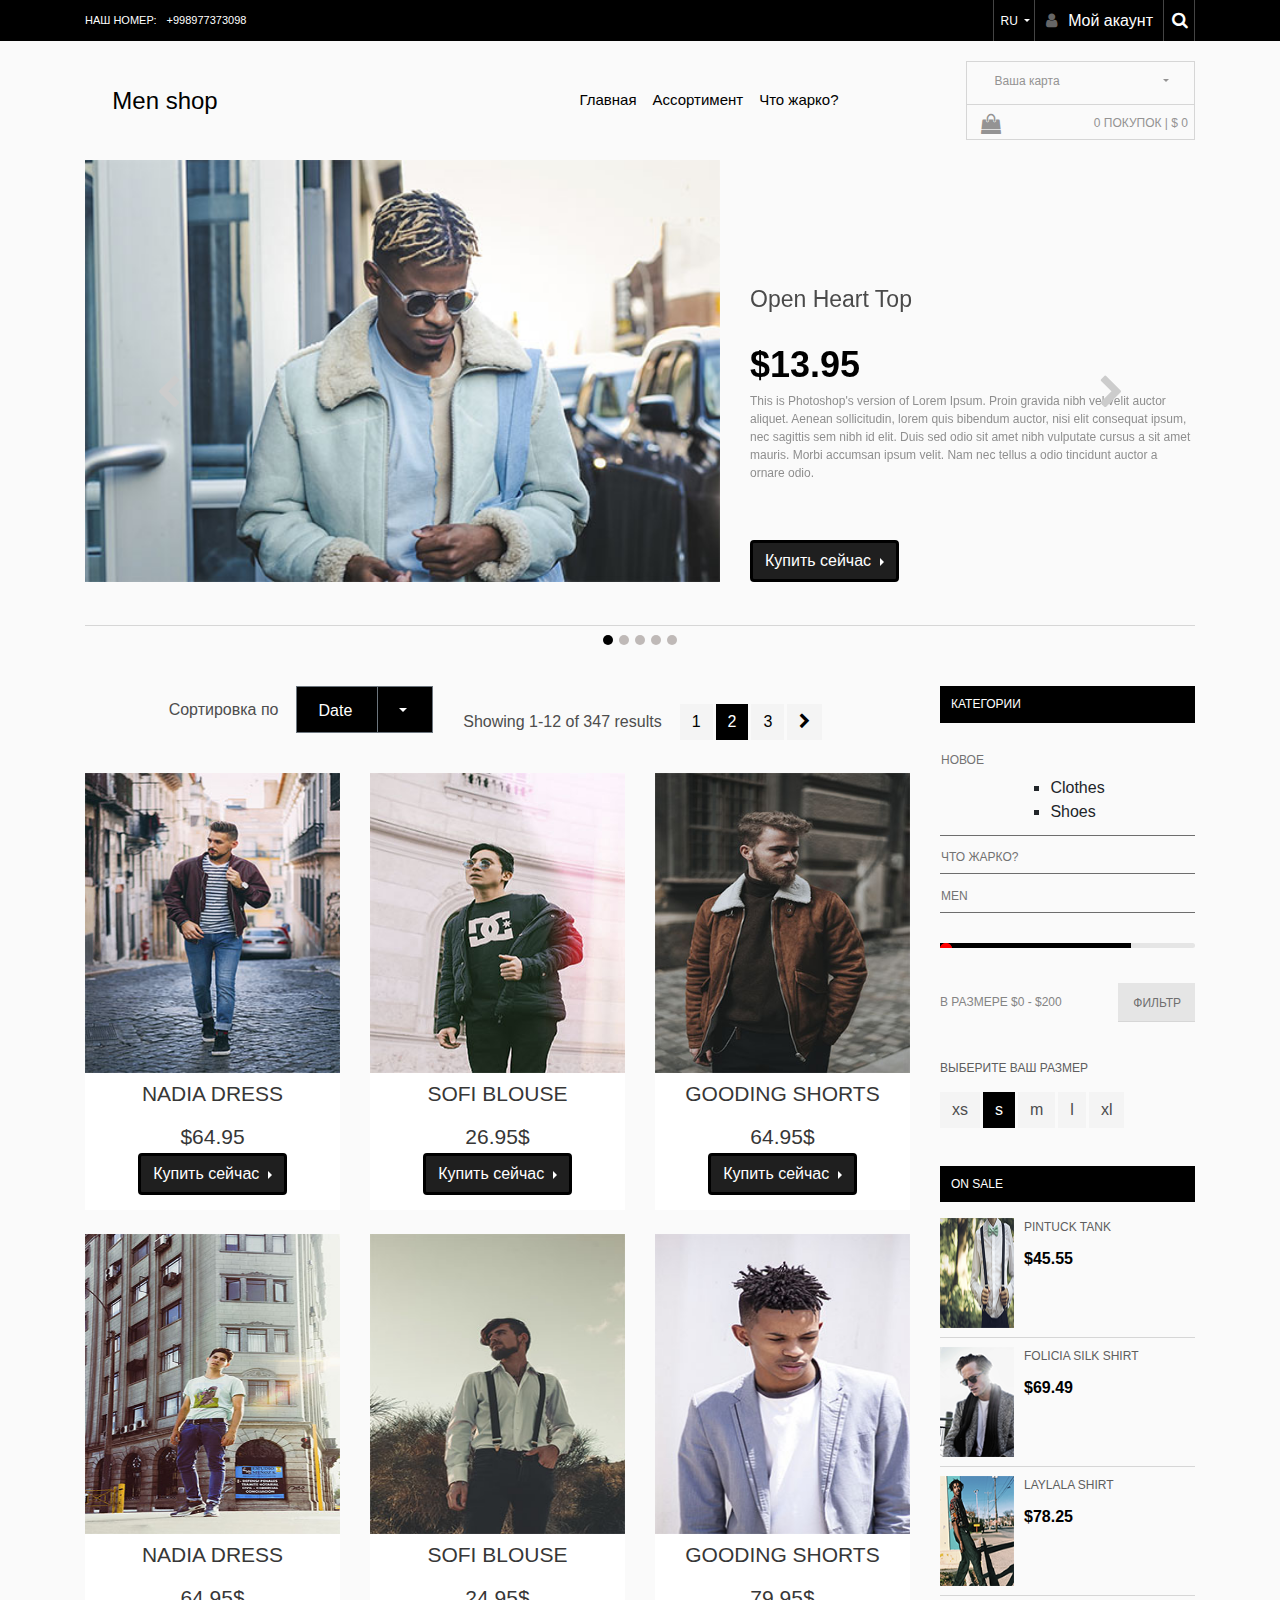
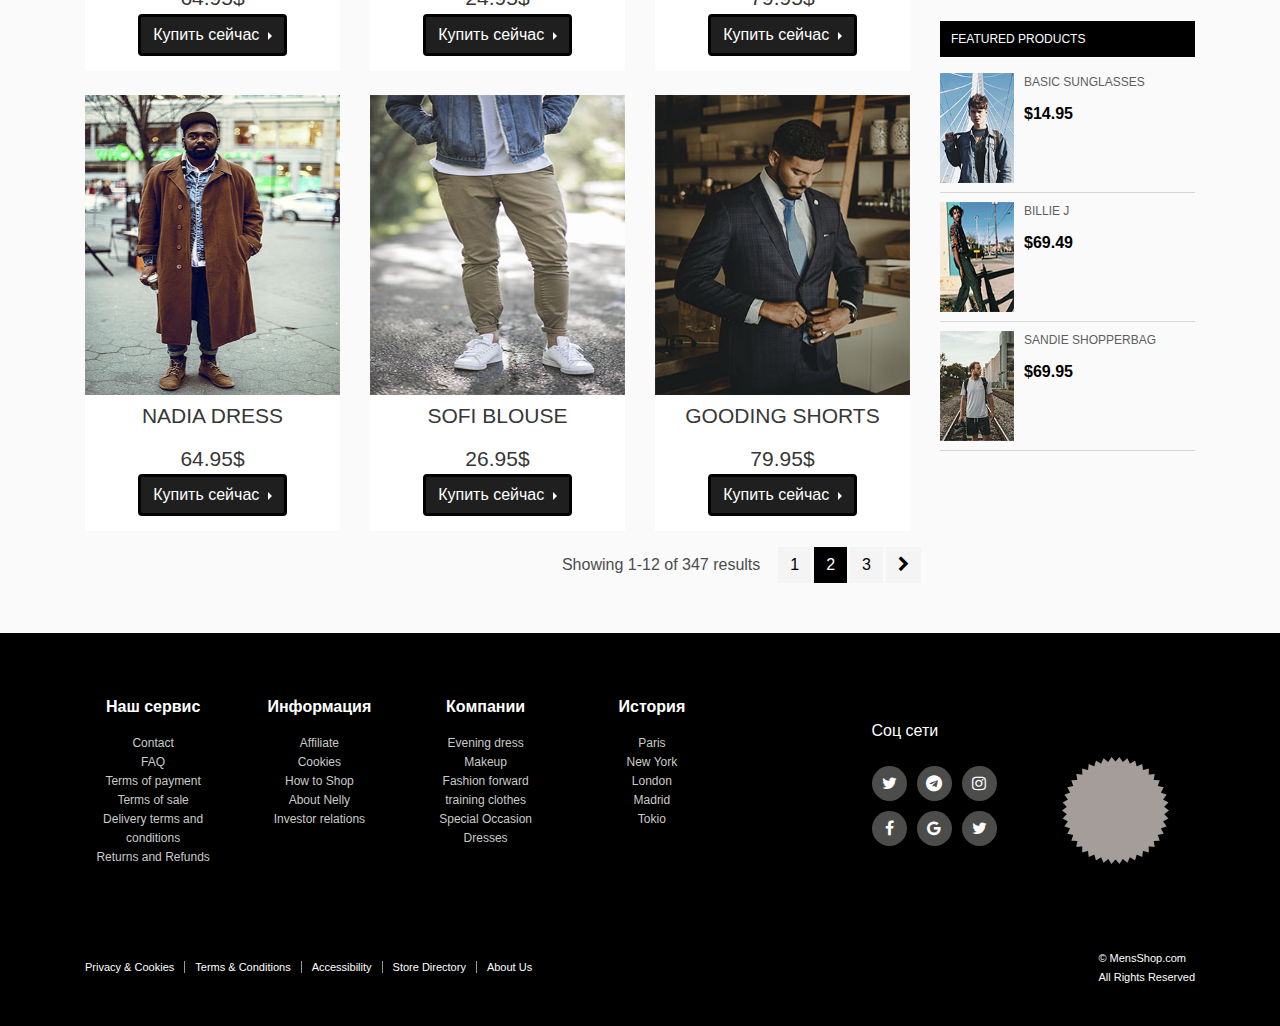
<file: men_shop/choose.html>
<!doctype html>
<html lang="en">

<head>
  <!-- Required meta tags -->
  <meta charset="utf-8">
  <meta name="viewport" content="width=device-width, initial-scale=1, shrink-to-fit=no">

  <!-- Bootstrap CSS -->
  <link rel="stylesheet" href="https://stackpath.bootstrapcdn.com/bootstrap/4.4.1/css/bootstrap.min.css"
    integrity="sha384-Vkoo8x4CGsO3+Hhxv8T/Q5PaXtkKtu6ug5TOeNV6gBiFeWPGFN9MuhOf23Q9Ifjh" crossorigin="anonymous">
  <link href="https://fonts.googleapis.com/css2?family=Roboto:ital,wght@0,400;0,500;1,700&display=swap"
    rel="stylesheet">
  <link rel="stylesheet" href="./fonts/font-awesome.min.css">
  <link rel="stylesheet" href="./men_shop.css">
  <title>Choose shop</title>

  <header>
    <div class="header_top">
      <div class="container">
        <div class="row justify-content-md-between  align-items-center">
          <div class="col-12 col-md-auto bg ">
            <p class="header_tel">наш номер:<a href="#">+998977373098</a></p>
          </div>
          <div class="col-auto d-flex align-items-center ">
            <div class="dropdown">
              <button class="btn dropdown-toggle" type="button" id="dropdownLang" data-toggle="dropdown"
                aria-haspopup="true" aria-expanded="false">
                RU
              </button>
              <div class="dropdown-menu" aria-labelledby="dropdownLang">

                <a class="dropdown-item" href="#">UZ</a>
                <a class="dropdown-item" href="#">EN</a>
              </div>
            </div>
            <a href="#" class="header-user"><i class="fa fa-user"></i>Mой акаунт</a>
            <button class="header-search"><i class="fa fa-search"></i></button>
          </div>
        </div>
      </div>
    </div>
    <div class="header_nav">
      <div class="container">
        <div class="row justify-content-lg-between align-items-center justify-content-md-center justify-content-sm-center">
          <div class="col-lg-2 text-center">
            <a href="#" class="header-logo">Men shop</a>
          </div>
          <div class="col-lg-6 d-flex d-sm-none d-md-flex justify-content-lg-end  justify-content-md-center">
            <nav class="navbar navbar-expand-lg navbar-light">
              <button class="navbar-toggler" type="button" data-toggle="collapse" data-target="#navbarSupportedContent1"
                aria-controls="navbarSupportedContent1" aria-expanded="false" aria-label="Toggle navigation">
                <span class="navbar-toggler-icon"></span>
              </button>

              <div class="collapse navbar-collapse" id="navbarSupportedContent1">
                <ul class="navbar-nav mr-auto">
                  <li class="nav-item ">
                    <a class="nav-link" href="./men_shop.html">Главная</a>
                  </li>
                  <li class="nav-item">
                    <a class="nav-link" href="./product.html">Ассортимент</a>
                  </li>
                  <li class="nav-item">
                    <a class="nav-link" href="./choose.html">Что жарко?</a>
                  </li>
                </ul>
              </div>

            </nav>
          </div>
          <div class="col-lg-3 col-md-6 col-sm-7 d-flex flex-column align-items-end">
            <div class="dropdown d-sm-none d-md-block">
              <button class="btn  dropdown-toggle" type="button" id="dropdownMenuButton2" data-toggle="dropdown"
                aria-haspopup="true" aria-expanded="false">
                Ваша карта
              </button>
              <div class="dropdown-menu" aria-labelledby="dropdownMenuButton2">
                <a class="dropdown-item" href="#">Viza</a>
                <a class="dropdown-item" href="#">Uzcard</a>
                <a class="dropdown-item" href="#">Xumocard</a>
              </div>
            </div>
            <button class="header_shop"><i class="fa fa-shopping-bag"></i>
              <span>0 ПОКУПОК | $ 0</span>
            </button>
          </div>
          <div class="col-12 col-sm-7 d-sm-block d-md-none class">
            <nav class="navbar navbar-expand-lg navbar-light">
              <a href="#!" class="nav_link">MENU</a>
              <button class="navbar-toggler" type="button" data-toggle="collapse" data-target="#navbarSupportedContent2"
                aria-controls="navbarSupportedContent2" aria-expanded="false" aria-label="Toggle navigation">
                <i class="fa fa-bars" aria-hidden="true"></i>
              </button>

              <div class="collapse navbar-collapse" id="navbarSupportedContent2">
                <ul class="navbar-nav mr-auto">
                  <li class="nav-item ">
                    <a class="nav-link" href="./men_shop.html">Главная</a>
                  </li>
                  <li class="nav-item">
                    <a class="nav-link" href="./product.html">Ассортимент</a>
                  </li>
                  <li class="nav-item">
                    <a class="nav-link" href="./choose.html">Что жарко?</a>
                  </li>

                </ul>
              </div>

            </nav>
          </div>
        </div>
      </div>
    </div>
    <div class="product_slider">
      <div class="container">
        <div id="carouselExampleIndicators2" class="carousel slide" data-ride="carousel">
          <ol class="carousel-indicators">
            <li data-target="#carouselExampleIndicators2" data-slide-to="0" class="active"></li>
            <li data-target="#carouselExampleIndicators2" data-slide-to="1"></li>
            <li data-target="#carouselExampleIndicators2" data-slide-to="2"></li>
            <li data-target="#carouselExampleIndicators2" data-slide-to="3"></li>
            <li data-target="#carouselExampleIndicators2" data-slide-to="4"></li>
          </ol>
          <div class="carousel-inner">
            <div class="carousel-item active">
              <div class="row">
                <div class="col-lg-7">
                  <div class="carousel_img">
                    <img src="./images/vonecia-carswell-D3HSYAUjVrM-unsplash.jpg" alt="jpeg">
                  </div>
                </div>
                <div class="col-lg-5 d-flex flex-column justify-content-end">
                  <div class="carousel_price">
                    <h3>Open Heart Top</h3>
                    <span>$13.95</span>
                    <p>This is Photoshop's version of Lorem Ipsum. Proin gravida nibh vel velit auctor aliquet. Aenean
                      sollicitudin, lorem quis bibendum auctor, nisi elit consequat ipsum, nec sagittis sem nibh id
                      elit. Duis sed odio sit amet nibh vulputate cursus a sit amet mauris. Morbi accumsan ipsum velit.
                      Nam nec tellus a odio tincidunt auctor a ornare odio. </p>
                    <div class="btn-group dropright">
                      <button type="button" class="btn  dropdown-toggle" data-toggle="dropdown" aria-haspopup="true"
                        aria-expanded="false">
                        Купить сейчас
                      </button>

                    </div>
                  </div>
                </div>
              </div>
            </div>
            <div class="carousel-item">
              <div class="row">
                <div class="col-lg-7">
                  <div class="carousel_img">
                    <img src="./images/vonecia-carswell-D3HSYAUjVrM-unsplash.jpg" alt="jpeg">
                  </div>
                </div>
                <div class="col-lg-5 d-flex flex-column justify-content-end">
                  <div class="carousel_price">
                    <h3>Open Heart Top</h3>
                    <span>$13.95</span>
                    <p>This is Photoshop's version of Lorem Ipsum. Proin gravida nibh vel velit auctor aliquet. Aenean
                      sollicitudin, lorem quis bibendum auctor, nisi elit consequat ipsum, nec sagittis sem nibh id
                      elit. Duis sed odio sit amet nibh vulputate cursus a sit amet mauris. Morbi accumsan ipsum velit.
                      Nam nec tellus a odio tincidunt auctor a ornare odio. </p>
                    <div class="btn-group dropright">
                      <button type="button" class="btn  dropdown-toggle" data-toggle="dropdown" aria-haspopup="true"
                        aria-expanded="false">
                        Купить сейчас
                      </button>

                    </div>
                  </div>
                </div>
              </div>
            </div>
            <div class="carousel-item">
              <div class="row">
                <div class="col-lg-7">
                  <div class="carousel_img">
                    <img src="./images/vonecia-carswell-D3HSYAUjVrM-unsplash.jpg" alt="jpeg">
                  </div>
                </div>
                <div class="col-lg-5 d-flex flex-column justify-content-end">
                  <div class="carousel_price">
                    <h3>Open Heart Top</h3>
                    <span>$13.95</span>
                    <p>This is Photoshop's version of Lorem Ipsum. Proin gravida nibh vel velit auctor aliquet. Aenean
                      sollicitudin, lorem quis bibendum auctor, nisi elit consequat ipsum, nec sagittis sem nibh id
                      elit. Duis sed odio sit amet nibh vulputate cursus a sit amet mauris. Morbi accumsan ipsum velit.
                      Nam nec tellus a odio tincidunt auctor a ornare odio. </p>
                    <div class="btn-group dropright">
                      <button type="button" class="btn  dropdown-toggle" data-toggle="dropdown" aria-haspopup="true"
                        aria-expanded="false">
                        Купить сейчас
                      </button>

                    </div>
                  </div>
                </div>
              </div>
            </div>
            <div class="carousel-item">
              <div class="row">
                <div class="col-lg-7">
                  <div class="carousel_img">
                    <img src="./images/vonecia-carswell-D3HSYAUjVrM-unsplash.jpg" alt="jpeg">
                  </div>
                </div>
                <div class="col-lg-5 d-flex flex-column justify-content-end">
                  <div class="carousel_price">
                    <h3>Open Heart Top</h3>
                    <span>$13.95</span>
                    <p>This is Photoshop's version of Lorem Ipsum. Proin gravida nibh vel velit auctor aliquet. Aenean
                      sollicitudin, lorem quis bibendum auctor, nisi elit consequat ipsum, nec sagittis sem nibh id
                      elit. Duis sed odio sit amet nibh vulputate cursus a sit amet mauris. Morbi accumsan ipsum velit.
                      Nam nec tellus a odio tincidunt auctor a ornare odio. </p>
                    <div class="btn-group dropright">
                      <button type="button" class="btn  dropdown-toggle" data-toggle="dropdown" aria-haspopup="true"
                        aria-expanded="false">
                        Купить сейчас
                      </button>

                    </div>
                  </div>
                </div>
              </div>
            </div>
            <div class="carousel-item">
              <div class="row">
                <div class="col-lg-7">
                  <div class="carousel_img">
                    <img src="./images/vonecia-carswell-D3HSYAUjVrM-unsplash.jpg" alt="jpeg">
                  </div>
                </div>
                <div class="col-lg-5 d-flex flex-column justify-content-end">
                  <div class="carousel_price">
                    <h3>Open Heart Top</h3>
                    <span>$13.95</span>
                    <p>This is Photoshop's version of Lorem Ipsum. Proin gravida nibh vel velit auctor aliquet. Aenean
                      sollicitudin, lorem quis bibendum auctor, nisi elit consequat ipsum, nec sagittis sem nibh id
                      elit. Duis sed odio sit amet nibh vulputate cursus a sit amet mauris. Morbi accumsan ipsum velit.
                      Nam nec tellus a odio tincidunt auctor a ornare odio. </p>
                    <div class="btn-group dropright">
                      <button type="button" class="btn  dropdown-toggle" data-toggle="dropdown" aria-haspopup="true"
                        aria-expanded="false">
                        Купить сейчас
                      </button>

                    </div>
                  </div>
                </div>
              </div>
            </div>
          </div>
          <a class="carousel-control-prev" href="#carouselExampleIndicators2" role="button" data-slide="prev">
            <i class="fa fa-chevron-left"></i>
            <span class="sr-only">Previous</span>
          </a>
          <a class="carousel-control-next" href="#carouselExampleIndicators2" role="button" data-slide="next">
            <i class="fa fa-chevron-right"></i>
            <span class="sr-only">Next</span>
          </a>
        </div>
      </div>
    </div>
  </header>
  <section>
    <div class="product_collection">
      <div class="container">
        <div class="row">
          <div class="col-lg-9">
            <div class="row justify-content-between align-items-center justify-content-sm-center .row_bor">
              <div class="col-auto  mb-sm-4">
                <div class="date d-flex align-items-center">
                  <p>Сортировка по </p>
                  <div class="btn-group">
                    <button type="button" class="btn btn-secondary">Date</button>
                    <button type="button" class="btn btn-secondary dropdown-toggle dropdown-toggle-split"
                      id="dropdownMenuReference" data-toggle="dropdown" aria-haspopup="true" aria-expanded="false"
                      data-reference="parent">

                    </button>
                  </div>
                </div>
              </div>
              <div class="col-auto ">
                <div class="resul d-flex align-items-center">
                  <p>Showing 1-12 of 347 results</p>
                  <ul class="pagination">
                    <li class="page-item"><a class="page-link" href="#">1</a></li>
                    <li class="page-item active" aria-current="page">
                      <a class="page-link" href="#">2 <span class="sr-only">(current)</span></a>
                    </li>
                    <li class="page-item"><a class="page-link" href="#">3</a></li>
                    <li class="page-item">
                      <a class="page-link" href="#"><i class="fa fa-chevron-right"></i></a>
                    </li>
                  </ul>
                </div>
              </div>
            </div>
            <div class="row">
              <div class="col-lg-4 mt-3">
                <div class="card">
                  <img src="./images/fabio-scaletta-cYSRncVxE44-unsplash.jpg" class="card-img-top" alt="jpg">
                  <div class="card-body">
                    <h5 class="card-title">NADIA DRESS</h5>
                    <span>$64.95</span>
                    <!-- Default dropright button -->
                    <div class="btn-group dropright">
                      <button type="button" class="btn dropdown-toggle" data-toggle="dropdown" aria-haspopup="true"
                        aria-expanded="false">
                        Купить сейчас
                      </button>
      
                    </div>
                  </div>
                </div>
              </div>
              <div class="col-lg-4 mt-3">
                <div class="card">
                  <img src="./images/martin-lopez-r5CceL7u8gQ-unsplash.jpg" class="card-img-top" alt="jpg">
                  <div class="card-body">
                    <h5 class="card-title">SOFI BLOUSE</h5>
                    <span>26.95$</span>
                    <!-- Default dropright button -->
                    <div class="btn-group dropright">
                      <button type="button" class="btn dropdown-toggle" data-toggle="dropdown" aria-haspopup="true"
                        aria-expanded="false">
                        Купить сейчас
                      </button>
      
                    </div>
                  </div>
                </div>
              </div>
              <div class="col-lg-4 mt-3">
                <div class="card">
                  <img src="./images/sorin-sirbu-ifYt0sKdJYk-unsplash.jpg" class="card-img-top" alt="jpg">
                  <div class="card-body">
                    <h5 class="card-title">GOODING SHORTS</h5>
                    <span>64.95$</span>
                    <!-- Default dropright button -->
                    <div class="btn-group dropright">
                      <button type="button" class="btn dropdown-toggle" data-toggle="dropdown" aria-haspopup="true"
                        aria-expanded="false">
                        Купить сейчас
                      </button>
      
                    </div>
                  </div>
                </div>
              </div>
              <div class="col-lg-4 mt-4">
                <div class="card">
                  <img src="./images/alexis-reyna-tZGZiV0Xppc-unsplash.jpg" class="card-img-top" alt="jpg">
                  <div class="card-body">
                    <h5 class="card-title">NADIA DRESS</h5>
                    <span>64.95$</span>
                    <!-- Default dropright button -->
                    <div class="btn-group dropright">
                      <button type="button" class="btn dropdown-toggle" data-toggle="dropdown" aria-haspopup="true"
                        aria-expanded="false">
                        Купить сейчас
                      </button>
      
                    </div>
                  </div>
                </div>
              </div>
              <div class="col-lg-4 mt-4">
                <div class="card">
                  <img src="./images/mariano-nocetti-rbBNOwgRxjw-unsplash.jpg" class="card-img-top" alt="jpg">
                  <div class="card-body">
                    <h5 class="card-title">SOFI BLOUSE</h5>
                    <span>24.95$</span>
                    <!-- Default dropright button -->
                    <div class="btn-group dropright">
                      <button type="button" class="btn dropdown-toggle" data-toggle="dropdown" aria-haspopup="true"
                        aria-expanded="false">
                        Купить сейчас
                      </button>
      
                    </div>
                  </div>
                </div>
              </div>
              <div class="col-lg-4 mt-4">
                <div class="card">
                  <img src="./images/hust-wilson-WyDr1KFS23Y-unsplash.jpg" class="card-img-top" alt="jpg">
                  <div class="card-body">
                    <h5 class="card-title">GOODING SHORTS</h5>
                    <span>79.95$</span>
                    <!-- Default dropright button -->
                    <div class="btn-group dropright">
                      <button type="button" class="btn dropdown-toggle" data-toggle="dropdown" aria-haspopup="true"
                        aria-expanded="false">
                        Купить сейчас
                      </button>
      
                    </div>
                  </div>
                </div>
              </div>
              <div class="col-lg-4 mt-4">
                <div class="card">
                  <img src="./images/chelsea-ferenando-ke13VRbW75I-unsplash.jpg" class="card-img-top" alt="jpg">
                  <div class="card-body">
                    <h5 class="card-title">NADIA DRESS</h5>
                    <span>64.95$</span>
                    <!-- Default dropright button -->
                    <div class="btn-group dropright">
                      <button type="button" class="btn dropdown-toggle" data-toggle="dropdown" aria-haspopup="true"
                        aria-expanded="false">
                        Купить сейчас
                      </button>
      
                    </div>
                  </div>
                </div>
              </div>
              <div class="col-lg-4 mt-4">
                <div class="card">
                  <img src="./images/banter-snaps-jC7nVH_Sw8k-unsplash.jpg" class="card-img-top" alt="jpg">
                  <div class="card-body">
                    <h5 class="card-title">SOFI BLOUSE</h5>
                    <span>26.95$</span>
                    <!-- Default dropright button -->
                    <div class="btn-group dropright">
                      <button type="button" class="btn dropdown-toggle" data-toggle="dropdown" aria-haspopup="true"
                        aria-expanded="false">
                        Купить сейчас
                      </button>
      
                    </div>
                  </div>
                </div>
              </div>
              <div class="col-lg-4 mt-4">
                <div class="card">
                  <img src="./images/javier-reyes-qi2cD5oR_fE-unsplash.jpg" class="card-img-top" alt="jpg">
                  <div class="card-body">
                    <h5 class="card-title">GOODING SHORTS</h5>
                    <span>79.95$</span>
                    <!-- Default dropright button -->
                    <div class="btn-group dropright">
                      <button type="button" class="btn dropdown-toggle" data-toggle="dropdown" aria-haspopup="true"
                        aria-expanded="false">
                        Купить сейчас
                      </button>
      
                    </div>
                  </div>
                </div>
              </div>
            </div>
            <div class="row justify-content-end mt-3">
              <div class="resul d-flex align-items-center">
                <p>Showing 1-12 of 347 results</p>
                <ul class="pagination">
                  <li class="page-item"><a class="page-link" href="#">1</a></li>
                  <li class="page-item active" aria-current="page">
                    <a class="page-link" href="#">2 <span class="sr-only">(current)</span></a>
                  </li>
                  <li class="page-item"><a class="page-link" href="#">3</a></li>
                  <li class="page-item">
                    <a class="page-link" href="#"><i class="fa fa-chevron-right"></i></a>
                  </li>
                </ul>
              </div>
            </div>
          </div>
          <div class="col-lg-3">
            <div class="row">
              <div class="col-lg-12">
                <div class="category">
                  <div class="category_title">
                    <h3>категории</h3>
                  </div>
                  <div class="cat_acardion ">
                    <div class="accordion" id="accordionExample">
                      <div class="card">
                        <div class="card-header" id="headingOne">
                          <h2 class="mb-0">
                            <button class="btn btn-link" type="button" data-toggle="collapse" data-target="#collapseOne"
                              aria-expanded="true" aria-controls="collapseOne">
                              Новое
                            </button>
                          </h2>
                        </div>

                        <div id="collapseOne" class="collapse show" aria-labelledby="headingOne"
                          data-parent="#accordionExample">
                          <div class="card-body">
                            <ul>
                              <li><a href=""></a>Clothes</li>
                              <li><a href=""></a>Shoes</li>
                            </ul>
                          </div>
                        </div>
                      </div>
                      <div class="card">
                        <div class="card-header" id="headingTwo">
                          <h2 class="mb-0">
                            <button class="btn btn-link collapsed" type="button" data-toggle="collapse"
                              data-target="#collapseTwo" aria-expanded="false" aria-controls="collapseTwo">
                              что жарко?
                            </button>
                          </h2>
                        </div>
                        <div id="collapseTwo" class="collapse" aria-labelledby="headingTwo"
                          data-parent="#accordionExample">
                          <div class="card-body">
                            <ul>
                              <li><a href=""></a>Clothes</li>
                              <li><a href=""></a>Shoes</li>
                            </ul>
                          </div>
                        </div>
                      </div>
                      <div class="card">
                        <div class="card-header" id="headingThree">
                          <h2 class="mb-0">
                            <button class="btn btn-link collapsed" type="button" data-toggle="collapse"
                              data-target="#collapseThree" aria-expanded="false" aria-controls="collapseThree">
                              men
                            </button>
                          </h2>
                        </div>
                        <div id="collapseThree" class="collapse" aria-labelledby="headingThree"
                          data-parent="#accordionExample">
                          <div class="card-body">
                            <ul>
                              <li><a href=""></a>Clothes</li>
                              <li><a href=""></a>Shoes</li>
                            </ul>
                          </div>
                        </div>
                      </div>
                    </div>
                  </div>
                  <div class="cat_progress">
                    <div class="progress">
                      <div class="progress-bar w-75" role="progressbar" aria-valuenow="75" aria-valuemin="0" aria-valuemax="100"></div>
                    </div>
                  </div>
                  <div class="size d-flex justify-content-between">
                <span>в размере $0 - $200</span>
                <button>Фильтр</button>
              </div>
            <div class="size2">
              <span>Выберите Ваш размер</span>
              <ul class="pagination">
                <li class="page-item"><a class="page-link" href="#">xs</a></li>
                <li class="page-item active" aria-current="page">
                  <a class="page-link" href="#">s <span class="sr-only">(current)</span></a>
                </li>
                <li class="page-item"><a class="page-link" href="#">m</a></li>
                <li class="page-item">
                  <a class="page-link" href="#">l</a>
                </li>
                <li class="page-item">
                  <a class="page-link" href="#">xl</a>
                </li>
              </ul>
              
            
                  </div>
                </div>
              </div>
              <div class="col-lg-12">
                <div class="sale_title">
                  <h3>on sale</h3>
                </div>
                <div class="sale_card d-flex">
                <div class="sale_img">
                  <img src="./images/inna-lesyk-oSaJDA9XJmY-unsplash.png" alt="png">
                </div>
                <div class="sale_text">
                  <p>PINTUCK TANK</p>
                  <span>$45.55</span>
                </div>
              </div>
                <div class="sale_card d-flex">
                <div class="sale_img">
                  <img src="./images/maria-badasian-YRQ6WX7igUw-unsplash.png" alt="png">
                </div>
                <div class="sale_text">
                  <p>FOLICIA SILK SHIRT</p>
                  <span>$69.49</span>
                </div>
              </div>
                <div class="sale_card d-flex">
                <div class="sale_img">
                  <img src="./images/julian-howard-61xo-Us2etk-unsplash.png" alt="png">
                </div>
                <div class="sale_text">
                  <p>Laylala Shirt</p>
                  <span>$78.25</span>
                </div>
              </div>
              </div>
              <div class="col-lg-12 mt-3">
                <div class="sale_title">
                  <h3>Featured products</h3>
                </div>
                <div class="sale_card d-flex">
                <div class="sale_img">
                  <img src="./images/mikail-duran-9jf3ShX_xVI-unsplash (1).png" alt="png">
                </div>
                <div class="sale_text">
                  <p>Basic Sunglasses</p>
                  <span>$14.95</span>
                </div>
              </div>
                <div class="sale_card d-flex">
                <div class="sale_img">
                  <img src="./images/julian-howard-61xo-Us2etk-unsplash.png" alt="png">
                </div>
                <div class="sale_text">
                  <p>Billie J</p>
                  <span>$69.49</span>
                </div>
              </div>
                <div class="sale_card d-flex">
                <div class="sale_img">
                  <img src="./images/kal-visuals-iAIGq-cbRPg-unsplash.png" alt="png">
                </div>
                <div class="sale_text">
                  <p>Sandie Shopperbag</p>
                  <span>$69.95</span>
                </div>
              </div>
              </div>
            </div>
          </div>
        </div>
      </div>
    </div>
  </section>

  <footer>
    <div class="footer_top">
      <div class="container">
        <div class="row justify-content-between ">
          <div class="col-lg-7 text-center">
            <div class="row justify-content-between">
              <div class="col-6 mb-sm-4  col-md-auto  col-lg-3">
                <div class="info">
                  <h3>Наш сервис</h3>
                  <ul>
                    <li><a href="#!">Contact</a></li>
                    <li><a href="#!">FAQ</a></li>
                    <li><a href="#!">Terms of payment</a></li>
                    <li><a href="#!">Terms of sale</a></li>
                    <li><a href="#!">Delivery terms and conditions</a></li>
                    <li><a href="#!"> Returns and Refunds</a></li>
                  </ul>
                </div>
              </div>
              <div class="col-6 mb-sm-4 col-md-auto  col-lg-3">
                <div class="info">
                  <h3>Информация</h3>
                  <ul>
                    <li><a href="#!">Affiliate</a></li>
                    <li><a href="#!"> Cookies</a></li>
                    <li><a href="#!"> How to Shop</a></li>
                    <li><a href="#!"> About Nelly</a></li>
                    <li><a href="#!">Investor relations</a></li>

                  </ul>
                </div>
              </div>
              <div class="col-6 col-md-auto   col-lg-3">
                <div class="info">
                  <h3>Компании </h3>
                  <ul>
                    <li><a href="#!">Evening dress</a></li>
                    <li><a href="#!"> Makeup</a></li>
                    <li><a href="#!">Fashion forward</a></li>
                    <li><a href="#!">training clothes</a></li>
                    <li><a href="#!"> Special Occasion Dresses</a></li>

                  </ul>
                </div>
              </div>
              <div class="col-6  col-md-auto col-lg-3">
                <div class="info">
                  <h3>История</h3>
                  <ul>
                    <li><a href="#!">Paris</a></li>
                    <li><a href="#!">New York</a></li>
                    <li><a href="#!">London</a></li>
                    <li><a href="#!">Madrid</a></li>
                    <li><a href="#!">Tokio</a></li>
                  </ul>
                </div>
              </div>
            </div>
          </div>
        <div class="col-lg-4 mt-sm-5 mt-md-4 d-flex justify-content-center">
          <div class="social">
            <h3>Соц сети</h3>
            <div class="social_icons d-flex align-items-center">
              <div class="icons">
                <ul class="d-flex list-unstyled m-0">
                  <li><a href="#!"><i class="fa fa-twitter"></i></a></li>
                  <li><a href="#!"><i class="fa fa-telegram"></i></a></li>
                  <li><a href="#!"><i class="fa fa-instagram"></i></a></li>
                </ul>
                <ul  class="d-flex list-unstyled m-0">
                  <li><a href="#!"><i class="fa fa-facebook"></i></a></li>
                  <li><a href="#!"><i class="fa fa-google"></i></a></li>
                  <li><a href="#!"><i class="fa fa-twitter"></i></a></li>
                </ul>
              </div>
              <div class="secturit_img">
                <img src="./images/Shape 71.png" alt="png">
              </div>
            </div>
          </div>
        </div>
        </div>
      </div>
    </div>
    <div class="footer_bottom">
      <div class="container">
        <div class="row justify-content-between align-items-center">
          <div class="col-auto">
            <ul class="d-flex list-unstyled">
              <li><a href="#!"> Privacy & Cookies  </a></li>
              <li><a href="#!"> Terms & Conditions</a></li>
              <li><a href="#!">  Accessibility </a></li>
              <li><a href="#!">   Store Directory</a></li>
              <li><a href="#!">   About Us </a></li>

            </ul>
          </div>
          <div class="col-auto">
            <div class="adress">
              <a href="#!">© MensShop.com</a>
              <p>All Rights Reserved</p>
            </div>
          </div>
        </div>
      </div>
    </div>
  </footer>












  <!-- Optional JavaScript -->
  <!-- jQuery first, then Popper.js, then Bootstrap JS -->
  <script src="https://code.jquery.com/jquery-3.4.1.slim.min.js"
    integrity="sha384-J6qa4849blE2+poT4WnyKhv5vZF5SrPo0iEjwBvKU7imGFAV0wwj1yYfoRSJoZ+n"
    crossorigin="anonymous"></script>
  <script src="https://cdn.jsdelivr.net/npm/popper.js@1.16.0/dist/umd/popper.min.js"
    integrity="sha384-Q6E9RHvbIyZFJoft+2mJbHaEWldlvI9IOYy5n3zV9zzTtmI3UksdQRVvoxMfooAo"
    crossorigin="anonymous"></script>
  <script src="https://stackpath.bootstrapcdn.com/bootstrap/4.4.1/js/bootstrap.min.js"
    integrity="sha384-wfSDF2E50Y2D1uUdj0O3uMBJnjuUD4Ih7YwaYd1iqfktj0Uod8GCExl3Og8ifwB6"
    crossorigin="anonymous"></script>
</head>

</html>
</file>
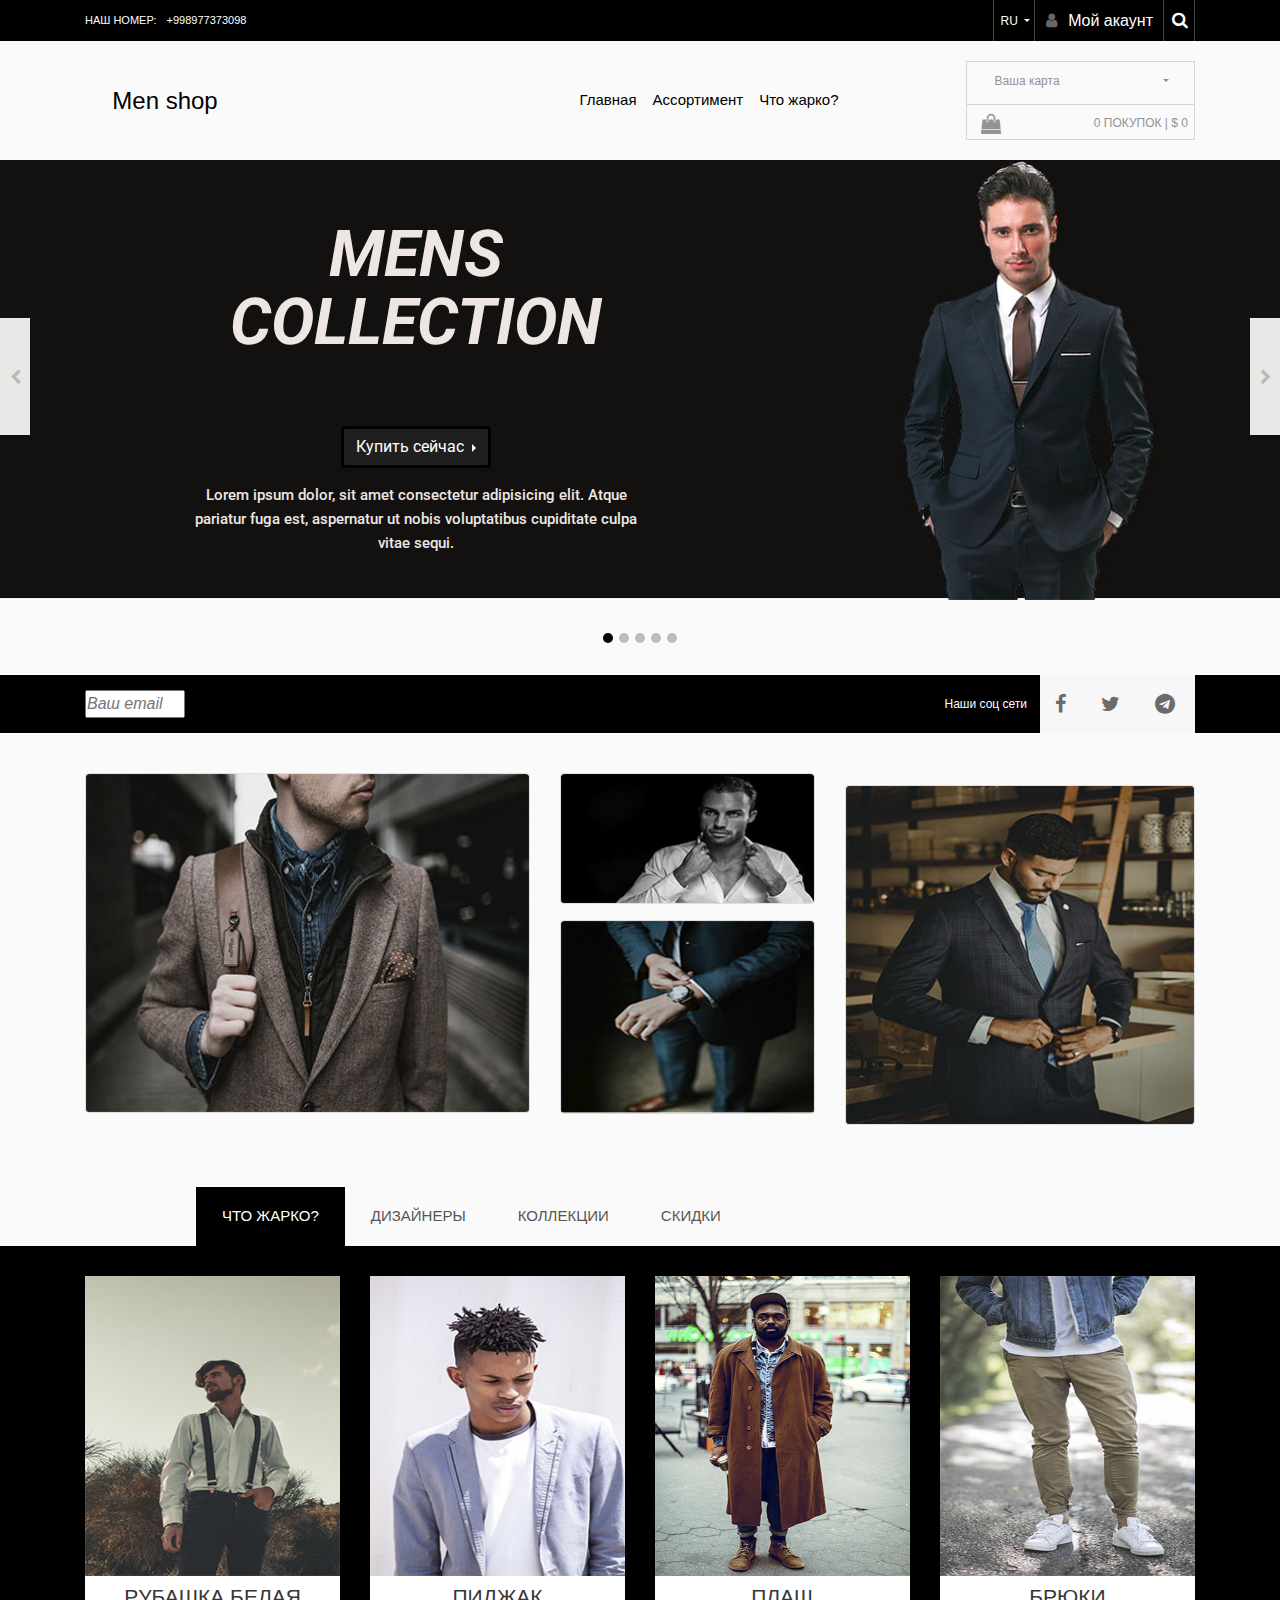
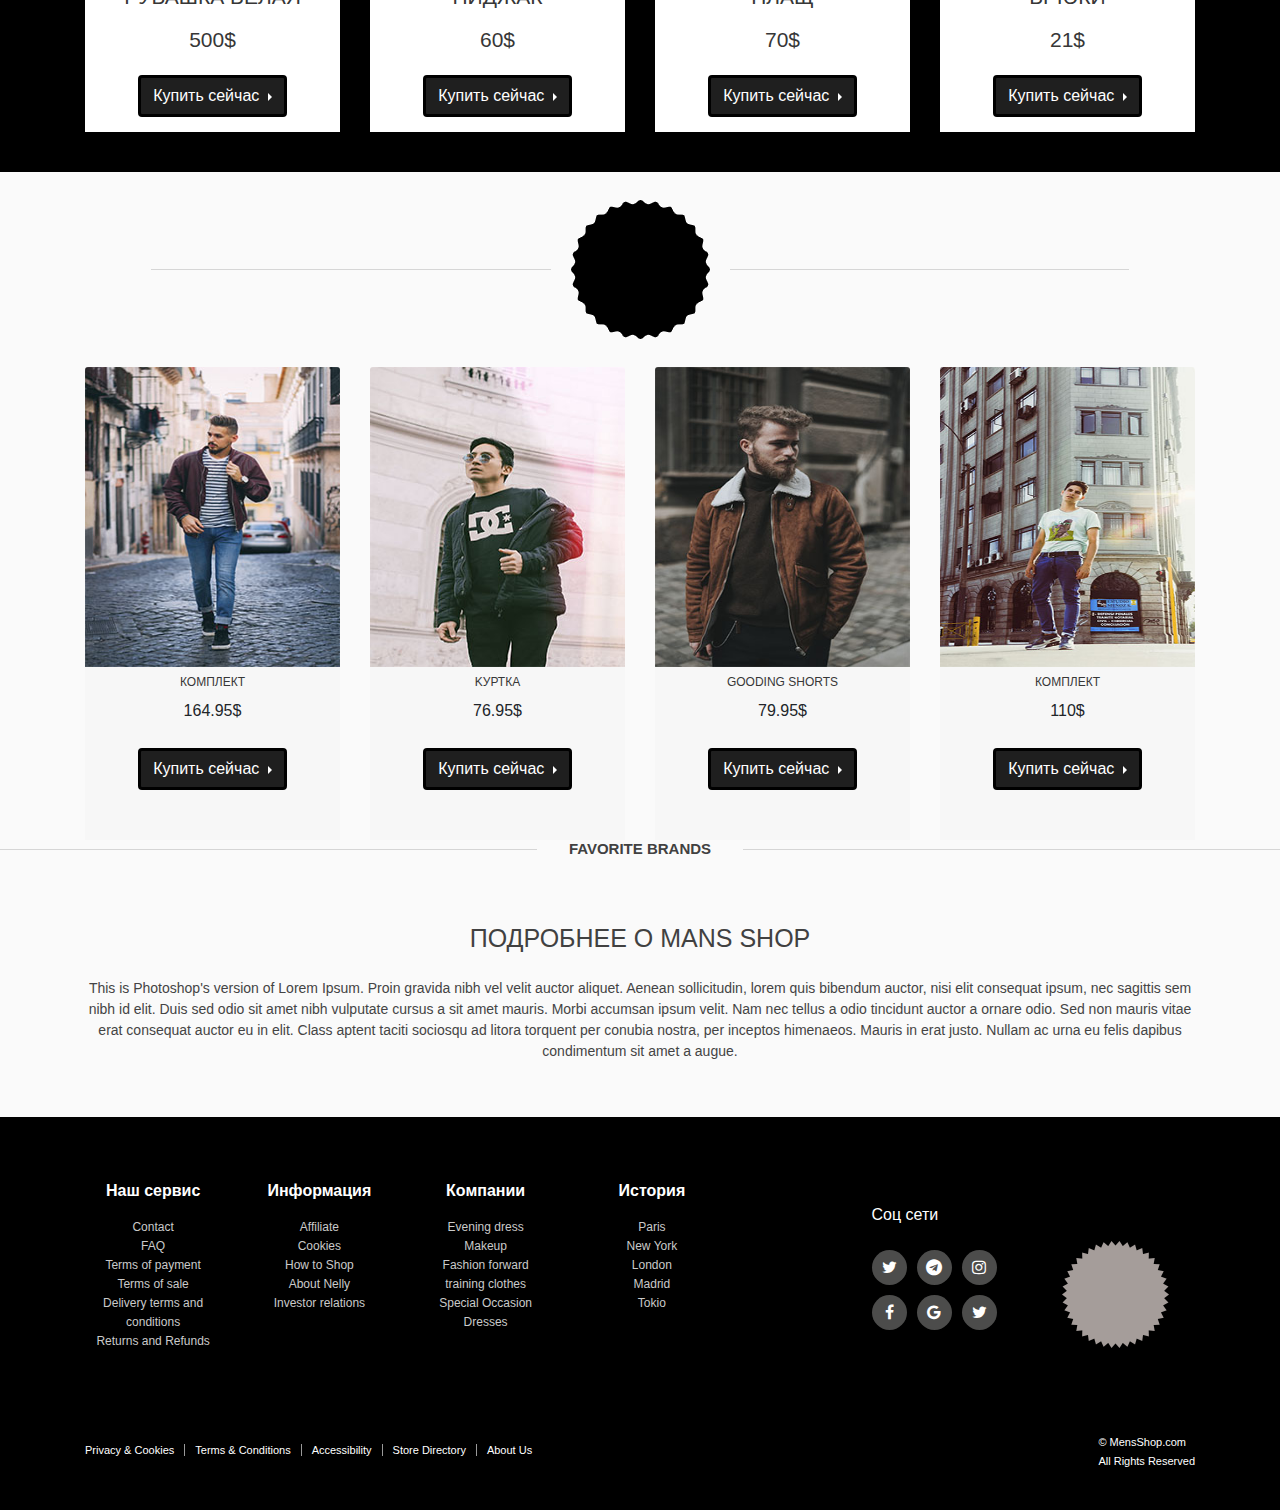
<file: men_shop/men_shop.html>
<!doctype html>
<html lang="en">

<head>
  <!-- Required meta tags -->
  <meta charset="utf-8">
  <meta name="viewport" content="width=device-width, initial-scale=1, shrink-to-fit=no">

  <!-- Bootstrap CSS -->
  <link rel="stylesheet" href="./css/custom.css">
  <link rel="stylesheet" href="https://stackpath.bootstrapcdn.com/bootstrap/4.4.1/css/bootstrap.min.css"
    integrity="sha384-Vkoo8x4CGsO3+Hhxv8T/Q5PaXtkKtu6ug5TOeNV6gBiFeWPGFN9MuhOf23Q9Ifjh" crossorigin="anonymous">
  <link href="https://fonts.googleapis.com/css2?family=Roboto:ital,wght@0,400;0,500;1,700&display=swap"
    rel="stylesheet">
  <link rel="stylesheet" href="./fonts/font-awesome.min.css">
  <link rel="stylesheet" href="./men_shop.css">
  <link rel="stylesheet" href="./css/elastislide.css">
  <title>Men shop</title>
</head>

<body>
  <header>
    <div class="header_top">
      <div class="container">
        <div class="row justify-content-md-between  align-items-center">
          <div class="col-12 col-md-auto bg ">
            <p class="header_tel">наш номер:<a href="#">+998977373098</a></p>
          </div>
          <div class="col-auto d-flex align-items-center ">
            <div class="dropdown">
              <button class="btn dropdown-toggle" type="button" id="dropdownLang" data-toggle="dropdown"
                aria-haspopup="true" aria-expanded="false">
                RU
              </button>
              <div class="dropdown-menu" aria-labelledby="dropdownLang">

                <a class="dropdown-item" href="#">UZ</a>
                <a class="dropdown-item" href="#">EN</a>
              </div>
            </div>
            <a href="#" class="header-user"><i class="fa fa-user"></i>Mой акаунт</a>
            <button class="header-search"><i class="fa fa-search"></i></button>
          </div>
        </div>
      </div>
    </div>
    <div class="header_nav">
      <div class="container">
        <div class="row justify-content-lg-between align-items-center justify-content-md-center justify-content-sm-center">
          <div class="col-lg-2 text-center">
            <a href="#" class="header-logo">Men shop</a>
          </div>
          <div class="col-lg-6 d-flex d-col-sm-none d-md-flex justify-content-lg-end  justify-content-md-center">
            <nav class="navbar navbar-expand-lg navbar-light">
              <button class="navbar-toggler" type="button" data-toggle="collapse" data-target="#navbarSupportedContent1"
                aria-controls="navbarSupportedContent1" aria-expanded="false" aria-label="Toggle navigation">
                <span class="navbar-toggler-icon"></span>
              </button>

              <div class="collapse navbar-collapse" id="navbarSupportedContent1">
                <ul class="navbar-nav mr-auto">
                  <li class="nav-item ">
                    <a class="nav-link" href="./men_shop.html">Главная</a>
                  </li>
                  <li class="nav-item">
                    <a class="nav-link" href="./product.html">Ассортимент</a>
                  </li>
                  <li class="nav-item">
                    <a class="nav-link" href="./choose.html">Что жарко?</a>
                  </li>

                </ul>
              </div>

            </nav>
          </div>
          <div class="col-lg-3 col-md-6 col-sm-7 d-flex flex-column align-items-end">
            <div class="dropdown d-sm-none d-md-block">
              <button class="btn  dropdown-toggle" type="button" id="dropdownMenuButton2" data-toggle="dropdown"
                aria-haspopup="true" aria-expanded="false">
                Ваша карта
              </button>
              <div class="dropdown-menu" aria-labelledby="dropdownMenuButton2">
                <a class="dropdown-item" href="#">Viza</a>
                <a class="dropdown-item" href="#">Uzcard</a>
                <a class="dropdown-item" href="#">Xumocard</a>
              </div>
            </div>
            <button class="header_shop"><i class="fa fa-shopping-bag"></i>
              <span>0 ПОКУПОК | $ 0</span>
            </button>
          </div>
          <div class="col-12 col-sm-7 d-sm-block d-md-none class">
            <nav class="navbar navbar-expand-lg navbar-light">
              <a href="#!" class="nav_link">MENU</a>
              <button class="navbar-toggler" type="button" data-toggle="collapse" data-target="#navbarSupportedContent2"
                aria-controls="navbarSupportedContent2" aria-expanded="false" aria-label="Toggle navigation">
                <i class="fa fa-bars" aria-hidden="true"></i>
              </button>

              <div class="collapse navbar-collapse" id="navbarSupportedContent2">
                <ul class="navbar-nav mr-auto">
                  <li class="nav-item ">
                    <a class="nav-link" href="./men_shop.html">Главная</a>
                  </li>
                  <li class="nav-item">
                    <a class="nav-link" href="./product.html">Ассортимент</a>
                  </li>
                  <li class="nav-item">
                    <a class="nav-link" href="./choose.html">Что жарко?</a>
                  </li>
                </ul>
              </div>

            </nav>
          </div>
        </div>
      </div>
    </div>
    <div class="menu_slider">
      <div class="bd-example">
        <div id="carouselExampleCaptions1" class="carousel slide" data-ride="carousel">
          <ol class="carousel-indicators">
            <li data-target="#carouselExampleCaptions1" data-slide-to="0" class="active"></li>
            <li data-target="#carouselExampleCaptions1" data-slide-to="1"></li>
            <li data-target="#carouselExampleCaptions1" data-slide-to="2"></li>
            <li data-target="#carouselExampleCaptions1" data-slide-to="3"></li>
            <li data-target="#carouselExampleCaptions1" data-slide-to="4"></li>

          </ol>
          <div class="carousel-inner">
            <div class="carousel-item active">
              <img src="./images/Group 9.jpg" class="d-block w-100" alt="jpg">
              <div class="carousel-caption  d-md-block">
                <h1>Mens Collection</h1>
                <div class="btn-group dropright">
                  <button type="button" class="btn  dropdown-toggle" data-toggle="dropdown" aria-haspopup="true"
                    aria-expanded="false">
                    Купить сейчас
                  </button>

                </div>
                <p>Lorem ipsum dolor, sit amet consectetur adipisicing elit. Atque pariatur fuga est, aspernatur ut
                  nobis voluptatibus cupiditate culpa vitae sequi.
                </p>
              </div>
            </div>
            <div class="carousel-item ">
              <img src="./images/Group 9.jpg" class="d-block w-100" alt="jpg">
              <div class="carousel-caption d-md-block">
                <h1>Mens Collection</h1>
                <div class="btn-group dropright">
                  <button type="button" class="btn  dropdown-toggle" data-toggle="dropdown" aria-haspopup="true"
                    aria-expanded="false">
                    Купить сейчас
                  </button>

                </div>
                <p>Lorem ipsum dolor, sit amet consectetur adipisicing elit. Atque pariatur fuga est, aspernatur ut
                  nobis voluptatibus cupiditate culpa vitae sequi.
                </p>
              </div>
            </div>
            <div class="carousel-item ">
              <img src="./images/Group 9.jpg" class="d-block w-100" alt="jpg">
              <div class="carousel-caption  d-md-block">
                <h1>Mens Collection</h1>
                <div class="btn-group dropright">
                  <button type="button" class="btn  dropdown-toggle" data-toggle="dropdown" aria-haspopup="true"
                    aria-expanded="false">
                    Купить сейчас
                  </button>

                </div>
                <p>Lorem ipsum dolor, sit amet consectetur adipisicing elit. Atque pariatur fuga est, aspernatur ut
                  nobis voluptatibus cupiditate culpa vitae sequi.
                </p>
              </div>
            </div>
            <div class="carousel-item ">
              <img src="./images/Group 9.jpg" class="d-block w-100" alt="jpg">
              <div class="carousel-caption d-md-block">
                <h1>Mens Collection</h1>
                <div class="btn-group dropright">
                  <button type="button" class="btn  dropdown-toggle" data-toggle="dropdown" aria-haspopup="true"
                    aria-expanded="false">
                    Купить сейчас
                  </button>

                </div>
                <p>Lorem ipsum dolor, sit amet consectetur adipisicing elit. Atque pariatur fuga est, aspernatur ut
                  nobis voluptatibus cupiditate culpa vitae sequi.
                </p>
              </div>
            </div>
            <div class="carousel-item ">
              <img src="./images/Group 9.jpg" class="d-block w-100" alt="jpg">
              <div class="carousel-caption  d-md-block">
                <h1>Mens Collection</h1>
                <div class="btn-group dropright">
                  <button type="button" class="btn  dropdown-toggle" data-toggle="dropdown" aria-haspopup="true"
                    aria-expanded="false">
                    Купить сейчас
                  </button>

                </div>
                <p>Lorem ipsum dolor, sit amet consectetur adipisicing elit. Atque pariatur fuga est, aspernatur ut
                  nobis voluptatibus cupiditate culpa vitae sequi.
                </p>
              </div>
            </div>




          </div>
          <a class="carousel-control-prev" href="#carouselExampleCaptions1" role="button" data-slide="prev">
            <i class="fa fa-chevron-left"></i>
            <span class="sr-only">Previous</span>
          </a>
          <a class="carousel-control-next" href="#carouselExampleCaptions1" role="button" data-slide="next">
            <i class="fa fa-chevron-right"></i>
            <span class="sr-only">Next</span>
          </a>
        </div>
      </div>
    </div>
  </header>
  <main>
    <div class="main_top">
      <div class="container">
        <div class="row justify-content-between align-items-center ">
          <div class="col-12 col-lg-2 col-md-6 ">
            <input type="email" placeholder="Ваш email" class="main_email">
          </div>
          <div class="col-12 col-lg-auto col-md-6 d-flex align-items-center justify-content-sm-center justify-content-end">
            <p>Наши соц сети</p>
            <ul>
              <li><a href="#"><i class="fa fa-facebook"></i></a></li>
              <li><a href="#"><i class="fa fa-twitter"></i></a></li>
              <li><a href="#"><i class="fa fa-telegram"></i></a></li>
            </ul>
          </div>
        </div>
      </div>
    </div>
    <div class="main_brand">
      <div class="container">
        <div class="row justify-content-center">
          <div class="col-lg-5 col-md-7 mb-4">
            <div class="card">
              <img src="./images/andrew-neel-HqtYwlY9dxs-unsplash.jpg" class="card-img-top" alt="jpg">
            </div>
          </div>
          <div class="col-lg-3 col-md-6">
            <div class="card">
              <img src="./images/jens-lindner-dP6g1YJWQcA-unsplash.jpg" class="card-img-top" alt="jpg">
            </div>
            <div class="card watch">
              <img src="./images/jeremy-beadle-qnU-UR0o5X8-unsplash (1).jpg" class="card-img-top" alt="jpg">
            </div>
          </div>
          <div class="col-lg-4 col-md-6 align-self-center">
            <div class="card ">
              <img src="./images/javier-reyes-qi2cD5oR_fE-unsplash.jpg" class="card-img-top" alt="jpg">
            </div>
          </div>
        </div>
      </div>
    </div>
    <div class="catalog_price">
      <!-- List group -->
      <div class="container">
        <div class="list-group" id="myList" role="tablist">
          <a class="list-group-item list-group-item-action active" data-toggle="list" href="#home" role="tab">Что
            жарко?</a>
          <a class="list-group-item list-group-item-action" data-toggle="list" href="#profile" role="tab">Дизайнеры</a>
          <a class="list-group-item list-group-item-action" data-toggle="list" href="#messages" role="tab">
            коллекции</a>
          <a class="list-group-item list-group-item-action" data-toggle="list" href="#settings" role="tab">скидки</a>
        </div>
      </div>

      <!-- Tab panes -->
      <div class="tab-content">
        <div class="tab-pane active" id="home" role="tabpanel">
          <div class="container">
            <div class="row">
              <div class="col-lg-3 col-md-6">
                <div class="card">
                  <img src="./images/mariano-nocetti-rbBNOwgRxjw-unsplash.jpg" class="card-img-top" alt="jpg">
                  <div class="card-body">
                    <h5 class="card-title">Pубашка белая</h5>
                    <span>500$</span>
                    <!-- Default dropright button -->
                    <div class="btn-group dropright">
                      <button type="button" class="btn dropdown-toggle" data-toggle="dropdown" aria-haspopup="true"
                        aria-expanded="false">
                        Купить сейчас
                      </button>

                    </div>
                  </div>
                </div>
              </div>
              <div class="col-lg-3 col-md-6">
                <div class="card">
                  <img src="./images/hust-wilson-WyDr1KFS23Y-unsplash.jpg" class="card-img-top" alt="jpg">
                  <div class="card-body">
                    <h5 class="card-title">ПИДЖАК</h5>
                    <span>60$</span>
                    <!-- Default dropright button -->
                    <div class="btn-group dropright">
                      <button type="button" class="btn dropdown-toggle" data-toggle="dropdown" aria-haspopup="true"
                        aria-expanded="false">
                        Купить сейчас
                      </button>

                    </div>
                  </div>
                </div>
              </div>
              <div class="col-lg-3 col-md-6 mt-3 mt-lg-0">
                <div class="card">
                  <img src="./images/chelsea-ferenando-ke13VRbW75I-unsplash.jpg" class="card-img-top" alt="jpg">
                  <div class="card-body">
                    <h5 class="card-title">Плащ</h5>
                    <span>70$</span>
                    <!-- Default dropright button -->
                    <div class="btn-group dropright">
                      <button type="button" class="btn dropdown-toggle" data-toggle="dropdown" aria-haspopup="true"
                        aria-expanded="false">
                        Купить сейчас
                      </button>

                    </div>
                  </div>
                </div>
              </div>
              <div class="col-lg-3 col-md-6 mt-3 mt-lg-0">
                <div class="card">
                  <img src="./images/banter-snaps-jC7nVH_Sw8k-unsplash.jpg" class="card-img-top" alt="jpg">
                  <div class="card-body">
                    <h5 class="card-title">Брюки</h5>
                    <span>21$</span>
                    <!-- Default dropright button -->
                    <div class="btn-group dropright">
                      <button type="button" class="btn dropdown-toggle" data-toggle="dropdown" aria-haspopup="true"
                        aria-expanded="false">
                        Купить сейчас
                      </button>

                    </div>
                  </div>
                </div>
              </div>
            </div>
          </div>
        </div>
        <div class="tab-pane" id="profile" role="tabpanel">
          <div class="container">
            <div class="row">
              <div class="col-lg-3  col-md-6">
                <div class="card">
                  <img src="./images/banter-snaps-jC7nVH_Sw8k-unsplash.jpg" class="card-img-top" alt="jpg">
                  <div class="card-body">
                    <h5 class="card-title">Pубашка белая</h5>
                    <span>500$</span>
                    <!-- Default dropright button -->
                    <div class="btn-group dropright">
                      <button type="button" class="btn dropdown-toggle" data-toggle="dropdown" aria-haspopup="true"
                        aria-expanded="false">
                        Купить сейчас
                      </button>

                    </div>
                  </div>
                </div>
              </div>
              <div class="col-lg-3 col-md-6">
                <div class="card">
                  <img src="./images/hust-wilson-WyDr1KFS23Y-unsplash.jpg" class="card-img-top" alt="jpg">
                  <div class="card-body">
                    <h5 class="card-title">ПИДЖАК</h5>
                    <span>60$</span>
                    <!-- Default dropright button -->
                    <div class="btn-group dropright">
                      <button type="button" class="btn dropdown-toggle" data-toggle="dropdown" aria-haspopup="true"
                        aria-expanded="false">
                        Купить сейчас
                      </button>

                    </div>
                  </div>
                </div>
              </div>
              <div class="col-lg-3 col-md-6 mt-3 mt-lg-0">
                <div class="card">
                  <img src="./images/mariano-nocetti-rbBNOwgRxjw-unsplash.jpg" class="card-img-top" alt="jpg">
                  <div class="card-body">
                    <h5 class="card-title">Плащ</h5>
                    <span>70$</span>
                    <!-- Default dropright button -->
                    <div class="btn-group dropright">
                      <button type="button" class="btn dropdown-toggle" data-toggle="dropdown" aria-haspopup="true"
                        aria-expanded="false">
                        Купить сейчас
                      </button>

                    </div>
                  </div>
                </div>
              </div>
              <div class="col-lg-3 col-md-6 mt-3 mt-lg-0">
                <div class="card">
                  <img src="./images/chelsea-ferenando-ke13VRbW75I-unsplash.jpg" class="card-img-top" alt="jpg">
                  <div class="card-body">
                    <h5 class="card-title">Брюки</h5>
                    <span>21$</span>
                    <!-- Default dropright button -->
                    <div class="btn-group dropright">
                      <button type="button" class="btn dropdown-toggle" data-toggle="dropdown" aria-haspopup="true"
                        aria-expanded="false">
                        Купить сейчас
                      </button>

                    </div>
                  </div>
                </div>
              </div>
            </div>
          </div>
        </div>
        <div class="tab-pane" id="messages" role="tabpanel">
          <div class="container">
            <div class="row">
              <div class="col-lg-3 col-md-6">
                <div class="card">
                  <img src="./images/chelsea-ferenando-ke13VRbW75I-unsplash.jpg" class="card-img-top" alt="jpg">
                  <div class="card-body">
                    <h5 class="card-title">Pубашка белая</h5>
                    <span>500$</span>
                    <!-- Default dropright button -->
                    <div class="btn-group dropright">
                      <button type="button" class="btn dropdown-toggle" data-toggle="dropdown" aria-haspopup="true"
                        aria-expanded="false">
                        Купить сейчас
                      </button>

                    </div>
                  </div>
                </div>
              </div>
              <div class="col-lg-3 col-md-6">
                <div class="card">
                  <img src="./images/javier-reyes-qi2cD5oR_fE-unsplash.jpg" class="card-img-top" alt="jpg">
                  <div class="card-body">
                    <h5 class="card-title">ПИДЖАК</h5>
                    <span>60$</span>
                    <!-- Default dropright button -->
                    <div class="btn-group dropright">
                      <button type="button" class="btn dropdown-toggle" data-toggle="dropdown" aria-haspopup="true"
                        aria-expanded="false">
                        Купить сейчас
                      </button>

                    </div>
                  </div>
                </div>
              </div>
              <div class="col-lg-3 col-md-6 mt-3 mt-lg-0">
                <div class="card">
                  <img src="./images/javier-reyes-qi2cD5oR_fE-unsplash.jpg" class="card-img-top" alt="jpg">
                  <div class="card-body">
                    <h5 class="card-title">Плащ</h5>
                    <span>70$</span>
                    <!-- Default dropright button -->
                    <div class="btn-group dropright">
                      <button type="button" class="btn dropdown-toggle" data-toggle="dropdown" aria-haspopup="true"
                        aria-expanded="false">
                        Купить сейчас
                      </button>

                    </div>
                  </div>
                </div>
              </div>
              <div class="col-lg-3 col-md-6 mt-3 mt-lg-0">
                <div class="card">
                  <img src="./images/hust-wilson-WyDr1KFS23Y-unsplash.jpg" class="card-img-top" alt="jpg">
                  <div class="card-body">
                    <h5 class="card-title">Брюки</h5>
                    <span>21$</span>
                    <!-- Default dropright button -->
                    <div class="btn-group dropright">
                      <button type="button" class="btn dropdown-toggle" data-toggle="dropdown" aria-haspopup="true"
                        aria-expanded="false">
                        Купить сейчас
                      </button>

                    </div>
                  </div>
                </div>
              </div>
            </div>
          </div>
        </div>
        <div class="tab-pane" id="settings" role="tabpanel">
          <div class="container">
            <div class="row">
              <div class="col-lg-3 col-md-6 ">
                <div class="card">
                  <img src="./images/mariano-nocetti-rbBNOwgRxjw-unsplash.jpg" class="card-img-top" alt="jpg">
                  <div class="card-body">
                    <h5 class="card-title">Pубашка белая</h5>
                    <span>500$</span>
                    <!-- Default dropright button -->
                    <div class="btn-group dropright">
                      <button type="button" class="btn dropdown-toggle" data-toggle="dropdown" aria-haspopup="true"
                        aria-expanded="false">
                        Купить сейчас
                      </button>

                    </div>
                  </div>
                </div>
              </div>
              <div class="col-lg-3 col-md-6 ">
                <div class="card">
                  <img src="./images/hust-wilson-WyDr1KFS23Y-unsplash.jpg" class="card-img-top" alt="jpg">
                  <div class="card-body">
                    <h5 class="card-title">ПИДЖАК</h5>
                    <span>60$</span>
                    <!-- Default dropright button -->
                    <div class="btn-group dropright">
                      <button type="button" class="btn dropdown-toggle" data-toggle="dropdown" aria-haspopup="true"
                        aria-expanded="false">
                        Купить сейчас
                      </button>

                    </div>
                  </div>
                </div>
              </div>
              <div class="col-lg-3 col-md-6 mt-3 mt-lg-0">
                <div class="card">
                  <img src="./images/chelsea-ferenando-ke13VRbW75I-unsplash.jpg" class="card-img-top" alt="jpg">
                  <div class="card-body">
                    <h5 class="card-title">Плащ</h5>
                    <span>70$</span>
                    <!-- Default dropright button -->
                    <div class="btn-group dropright">
                      <button type="button" class="btn dropdown-toggle" data-toggle="dropdown" aria-haspopup="true"
                        aria-expanded="false">
                        Купить сейчас
                      </button>

                    </div>
                  </div>
                </div>
              </div>
              <div class="col-lg-3 col-md-6 mt-3 mt-lg-0">
                <div class="card">
                  <img src="./images/banter-snaps-jC7nVH_Sw8k-unsplash.jpg" class="card-img-top" alt="jpg">
                  <div class="card-body">
                    <h5 class="card-title">Брюки</h5>
                    <span>21$</span>
                    <!-- Default dropright button -->
                    <div class="btn-group dropright">
                      <button type="button" class="btn dropdown-toggle" data-toggle="dropdown" aria-haspopup="true"
                        aria-expanded="false">
                        Купить сейчас
                      </button>

                    </div>
                  </div>
                </div>
              </div>
            </div>
          </div>
        </div>
      </div>
    </div>
  </main>
  <section class="sale_off">
    <div class="container">
      <div class="sale">
        <a href="#" class="sale_link"><img src="./images/Shape 5 copy.png" alt="sale"></a>
      </div>
      <div class="row">
        <div class="col-lg-3 col-md-6 ">
          <div class="card">
            <img src="./images/fabio-scaletta-cYSRncVxE44-unsplash.jpg" class="card-img-top" alt="jpg">
            <div class="card-body">
              <h5 class="card-title">Комплект</h5>
              <span>164.95$</span>
              <!-- Default dropright button -->
              <div class="btn-group dropright">
                <button type="button" class="btn dropdown-toggle" data-toggle="dropdown" aria-haspopup="true"
                  aria-expanded="false">
                  Купить сейчас
                </button>

              </div>
            </div>
          </div>
        </div>
        <div class="col-lg-3 col-md-6 ">
          <div class="card">
            <img src="./images/martin-lopez-r5CceL7u8gQ-unsplash.jpg" class="card-img-top" alt="jpg">
            <div class="card-body">
              <h5 class="card-title">Kуртка</h5>
              <span>76.95$</span>
              <!-- Default dropright button -->
              <div class="btn-group dropright">
                <button type="button" class="btn dropdown-toggle" data-toggle="dropdown" aria-haspopup="true"
                  aria-expanded="false">
                  Купить сейчас
                </button>

              </div>
            </div>
          </div>
        </div>
        <div class="col-lg-3 col-md-6 ">
          <div class="card">
            <img src="./images/sorin-sirbu-ifYt0sKdJYk-unsplash.jpg" class="card-img-top" alt="jpg">
            <div class="card-body">
              <h5 class="card-title">GOODING SHORTS</h5>
              <span>79.95$</span>
              <!-- Default dropright button -->
              <div class="btn-group dropright">
                <button type="button" class="btn dropdown-toggle" data-toggle="dropdown" aria-haspopup="true"
                  aria-expanded="false">
                  Купить сейчас
                </button>

              </div>
            </div>
          </div>
        </div>
        <div class="col-lg-3 col-md-6 ">
          <div class="card">
            <img src="./images/alexis-reyna-tZGZiV0Xppc-unsplash.jpg" class="card-img-top" alt="jpg">
            <div class="card-body">
              <h5 class="card-title">Комплект</h5>
              <span>110$</span>
              <!-- Default dropright button -->
              <div class="btn-group dropright">
                <button type="button" class="btn dropdown-toggle" data-toggle="dropdown" aria-haspopup="true"
                  aria-expanded="false">
                  Купить сейчас
                </button>

              </div>
            </div>
          </div>
        </div>
      </div>
    </div>
    <div class="brands">
      <div class="brands_title">
        <h3><span>Favorite brands</span></h3>
      </div>
      <div class="bottom_slider">
        <div class="container">
          <ul id="carousel" class="elastislide-list">
            <li><a href="#!"><img src="./images/Layer 21.png" alt="png"></a></li>
            <li><a href="#!"><img src="./images/Layer 22.png" alt="png"></a></li>
            <li><a href="#!"><img src="./images/Layer 23.png" alt="png"></a></li>
            <li><a href="#!"><img src="./images/Layer 24.png" alt="png"></a></li>
            <li><a href="#!"><img src="./images/Layer 251.png" alt="png"></a></li>
            <li><a href="#!"><img src="./images/Layer 26.png" alt="png"></a></li>
            <li><a href="#!"><img src="./images/Layer 27.png" alt="png"></a></li>
            <li><a href="#!"><img src="./images/Layer 28.png" alt="png"></a></li>
            <li><a href="#!"><img src="./images/Layer 21.png" alt="png"></a></li>
            <li><a href="#!"><img src="./images/Layer 22.png" alt="png"></a></li>
            <li><a href="#!"><img src="./images/Layer 23.png" alt="png"></a></li>
            <li><a href="#!"><img src="./images/Layer 24.png" alt="png"></a></li>
            <li><a href="#!"><img src="./images/Layer 251.png" alt="png"></a></li>
            <li><a href="#!"><img src="./images/Layer 26.png" alt="png"></a></li>
            <li><a href="#!"><img src="./images/Layer 27.png" alt="png"></a></li>
            <li><a href="#!"><img src="./images/Layer 28.png" alt="png"></a></li>
            <li><a href="#!"><img src="./images/Layer 21.png" alt="png"></a></li>
            <li><a href="#!"><img src="./images/Layer 22.png" alt="png"></a></li>
            <li><a href="#!"><img src="./images/Layer 23.png" alt="png"></a></li>
            <li><a href="#!"><img src="./images/Layer 24.png" alt="png"></a></li>
            <li><a href="#!"><img src="./images/Layer 251.png" alt="png"></a></li>
            <li><a href="#!"><img src="./images/Layer 26.png" alt="png"></a></li>
            <li><a href="#!"><img src="./images/Layer 27.png" alt="png"></a></li>
            <li><a href="#!"><img src="./images/Layer 28.png" alt="png"></a></li>
            <li><a href="#!"><img src="./images/Layer 21.png" alt="png"></a></li>
            <li><a href="#!"><img src="./images/Layer 22.png" alt="png"></a></li>
            <li><a href="#!"><img src="./images/Layer 23.png" alt="png"></a></li>
            <li><a href="#!"><img src="./images/Layer 24.png" alt="png"></a></li>
            <li><a href="#!"><img src="./images/Layer 251.png" alt="png"></a></li>
            <li><a href="#!"><img src="./images/Layer 26.png" alt="png"></a></li>
            <li><a href="#!"><img src="./images/Layer 27.png" alt="png"></a></li>
            <li><a href="#!"><img src="./images/Layer 28.png" alt="png"></a></li>
            <li><a href="#!"><img src="./images/Layer 26.png" alt="png"></a></li>
            <li><a href="#!"><img src="./images/Layer 27.png" alt="png"></a></li>
      
          </ul>
        </div>
      </div>
    </div>
    <div class="container">
      <h4 class="about"> ПОДРОБНЕЕ О MANS SHOP</h4>

      <div class="p">
        <p>This is Photoshop's version of Lorem Ipsum. Proin gravida nibh vel velit auctor aliquet. Aenean sollicitudin,
          lorem quis bibendum auctor, nisi elit consequat ipsum, nec sagittis sem nibh id elit. Duis sed odio sit amet
          nibh vulputate cursus a sit amet mauris. Morbi accumsan ipsum velit. Nam nec tellus a odio tincidunt auctor a
          ornare odio. Sed non mauris vitae erat consequat auctor eu in elit. Class aptent taciti sociosqu ad litora
          torquent per conubia nostra, per inceptos himenaeos. Mauris in erat justo. Nullam ac urna eu felis dapibus
          condimentum sit amet a augue. </p>
      </div>

    </div>

  </section>
  <footer>
    <div class="footer_top">
      <div class="container">
        <div class="row justify-content-between ">
          <div class="col-lg-7 text-center">
            <div class="row justify-content-between">
              <div class="col-6 mb-sm-4  col-md-auto  col-lg-3">
                <div class="info">
                  <h3>Наш сервис</h3>
                  <ul>
                    <li><a href="#!">Contact</a></li>
                    <li><a href="#!">FAQ</a></li>
                    <li><a href="#!">Terms of payment</a></li>
                    <li><a href="#!">Terms of sale</a></li>
                    <li><a href="#!">Delivery terms and conditions</a></li>
                    <li><a href="#!"> Returns and Refunds</a></li>
                  </ul>
                </div>
              </div>
              <div class="col-6 mb-sm-4 col-md-auto  col-lg-3">
                <div class="info">
                  <h3>Информация</h3>
                  <ul>
                    <li><a href="#!">Affiliate</a></li>
                    <li><a href="#!"> Cookies</a></li>
                    <li><a href="#!"> How to Shop</a></li>
                    <li><a href="#!"> About Nelly</a></li>
                    <li><a href="#!">Investor relations</a></li>

                  </ul>
                </div>
              </div>
              <div class="col-6 col-md-auto   col-lg-3">
                <div class="info">
                  <h3>Компании </h3>
                  <ul>
                    <li><a href="#!">Evening dress</a></li>
                    <li><a href="#!"> Makeup</a></li>
                    <li><a href="#!">Fashion forward</a></li>
                    <li><a href="#!">training clothes</a></li>
                    <li><a href="#!"> Special Occasion Dresses</a></li>

                  </ul>
                </div>
              </div>
              <div class="col-6  col-md-auto col-lg-3">
                <div class="info">
                  <h3>История</h3>
                  <ul>
                    <li><a href="#!">Paris</a></li>
                    <li><a href="#!">New York</a></li>
                    <li><a href="#!">London</a></li>
                    <li><a href="#!">Madrid</a></li>
                    <li><a href="#!">Tokio</a></li>
                  </ul>
                </div>
              </div>
            </div>
          </div>
        <div class="col-lg-4 mt-sm-5 mt-md-4 d-flex justify-content-center">
          <div class="social">
            <h3>Соц сети</h3>
            <div class="social_icons d-flex align-items-center">
              <div class="icons">
                <ul class="d-flex list-unstyled m-0">
                  <li><a href="#!"><i class="fa fa-twitter"></i></a></li>
                  <li><a href="#!"><i class="fa fa-telegram"></i></a></li>
                  <li><a href="#!"><i class="fa fa-instagram"></i></a></li>
                </ul>
                <ul  class="d-flex list-unstyled m-0">
                  <li><a href="#!"><i class="fa fa-facebook"></i></a></li>
                  <li><a href="#!"><i class="fa fa-google"></i></a></li>
                  <li><a href="#!"><i class="fa fa-twitter"></i></a></li>
                </ul>
              </div>
              <div class="secturit_img">
                <img src="./images/Shape 71.png" alt="png">
              </div>
            </div>
          </div>
        </div>
        </div>
      </div>
    </div>
    <div class="footer_bottom">
      <div class="container">
        <div class="row justify-content-between align-items-center">
          <div class="col-auto">
            <ul class="d-flex list-unstyled">
              <li><a href="#!"> Privacy & Cookies  </a></li>
              <li><a href="#!"> Terms & Conditions</a></li>
              <li><a href="#!">  Accessibility </a></li>
              <li><a href="#!">   Store Directory</a></li>
              <li><a href="#!">   About Us </a></li>

            </ul>
          </div>
          <div class="col-auto">
            <div class="adress">
              <a href="#!">© MensShop.com</a>
              <p>All Rights Reserved</p>
            </div>
          </div>
        </div>
      </div>
    </div>
  </footer>
  <!-- Optional JavaScript -->
  <!-- jQuery first, then Popper.js, then Bootstrap JS -->
  <script src="./js/modernizr.custom.17475.js"></script>
  <script src="https://code.jquery.com/jquery-3.4.1.slim.min.js"
    integrity="sha384-J6qa4849blE2+poT4WnyKhv5vZF5SrPo0iEjwBvKU7imGFAV0wwj1yYfoRSJoZ+n"
    crossorigin="anonymous"></script>
  <script src="https://cdn.jsdelivr.net/npm/popper.js@1.16.0/dist/umd/popper.min.js"
    integrity="sha384-Q6E9RHvbIyZFJoft+2mJbHaEWldlvI9IOYy5n3zV9zzTtmI3UksdQRVvoxMfooAo"
    crossorigin="anonymous"></script>
  <script src="./js/jquery.elastislide.js"></script>
  <script src="https://stackpath.bootstrapcdn.com/bootstrap/4.4.1/js/bootstrap.min.js"
    integrity="sha384-wfSDF2E50Y2D1uUdj0O3uMBJnjuUD4Ih7YwaYd1iqfktj0Uod8GCExl3Og8ifwB6"
    crossorigin="anonymous"></script>
  <script src="./js/nusrat.js"></script>
</body>

</html>
</file>
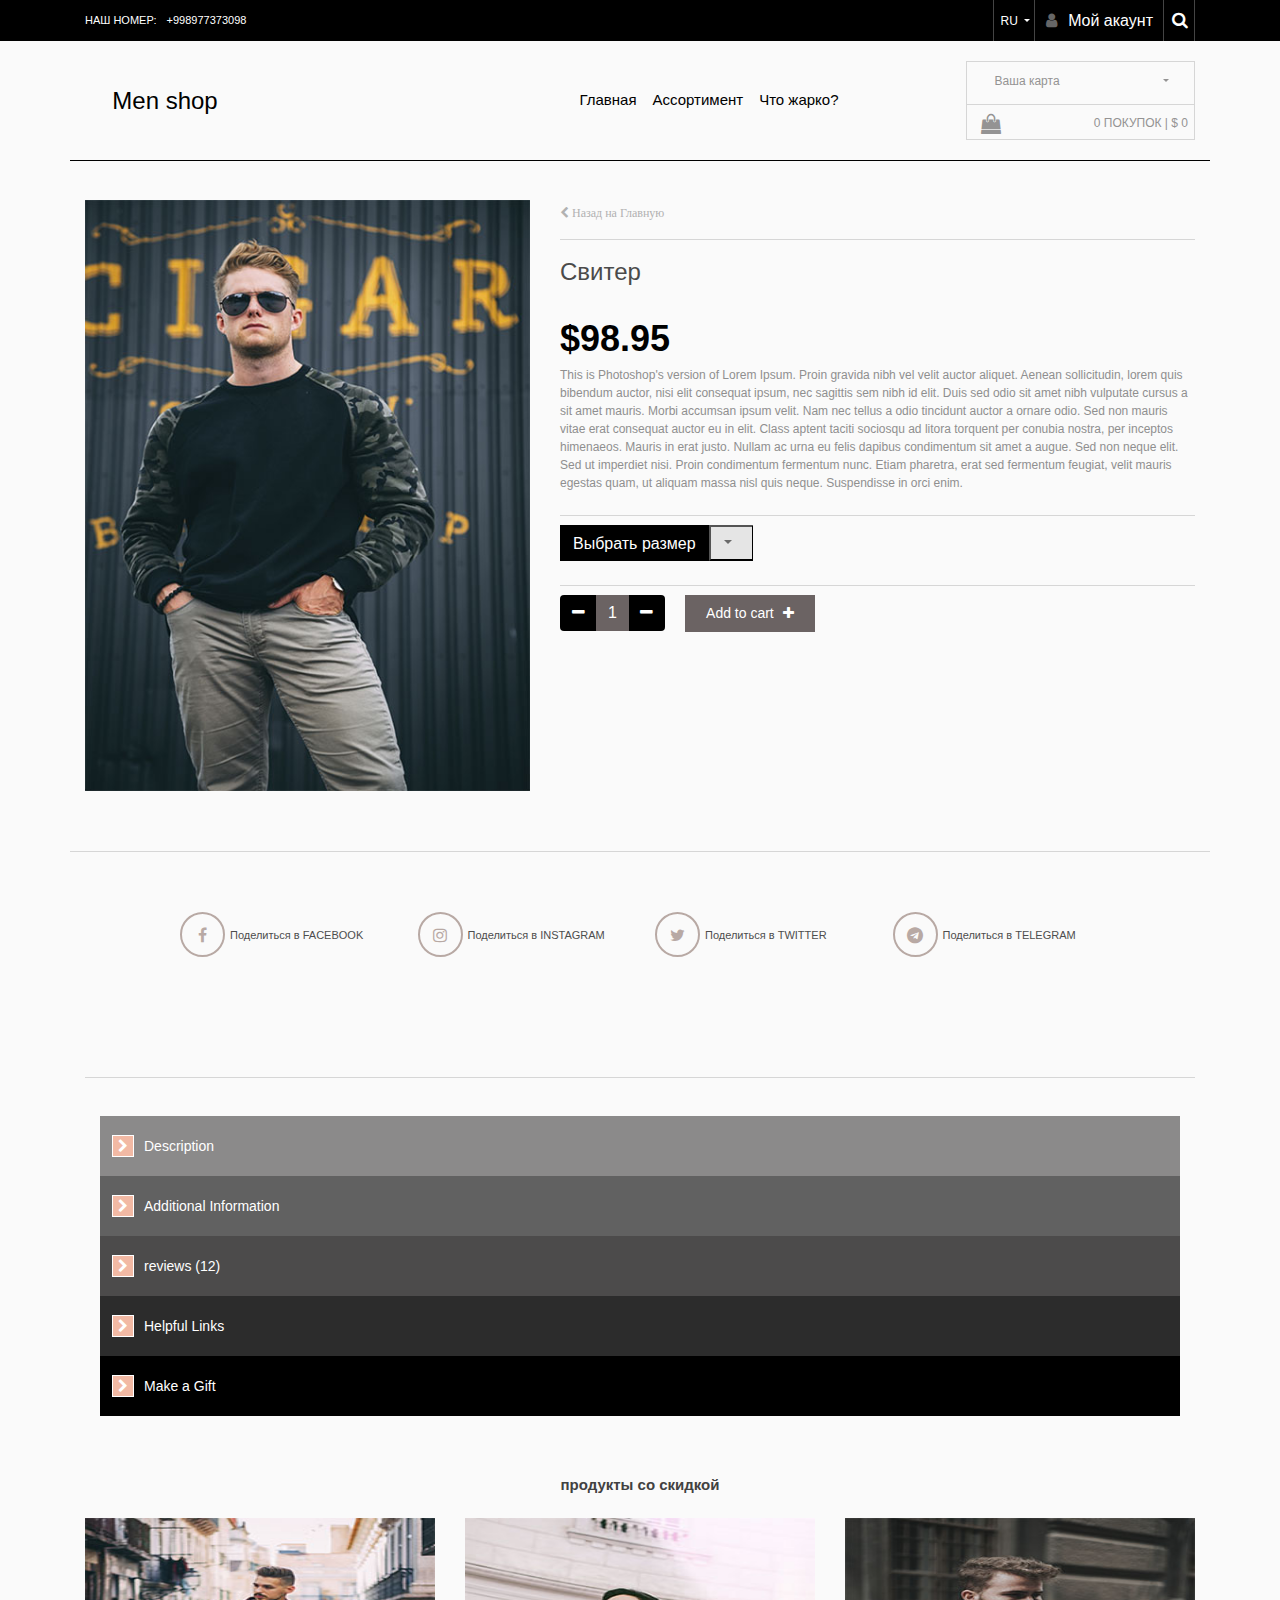
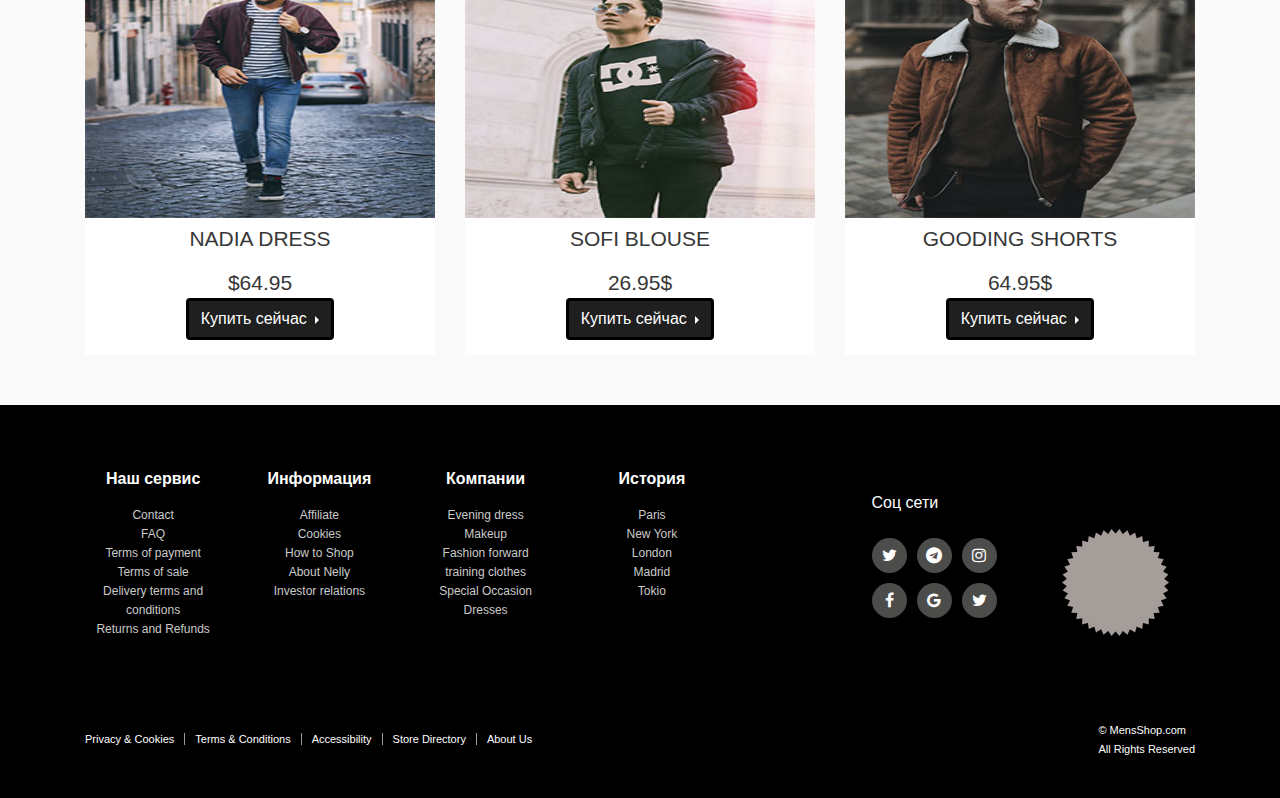
<file: men_shop/product.html>
<!doctype html>
<html lang="en">

<head>
  <!-- Required meta tags -->
  <meta charset="utf-8">
  <meta name="viewport" content="width=device-width, initial-scale=1, shrink-to-fit=no">

  <!-- Bootstrap CSS -->
  <link rel="stylesheet" href="https://stackpath.bootstrapcdn.com/bootstrap/4.4.1/css/bootstrap.min.css"
    integrity="sha384-Vkoo8x4CGsO3+Hhxv8T/Q5PaXtkKtu6ug5TOeNV6gBiFeWPGFN9MuhOf23Q9Ifjh" crossorigin="anonymous">
  <link href="https://fonts.googleapis.com/css2?family=Roboto:ital,wght@0,400;0,500;1,700&display=swap"
    rel="stylesheet">
  <link rel="stylesheet" href="./fonts/font-awesome.min.css">
  <link rel="stylesheet" href="./men_shop.css">
  <title>Product shop</title>
  <header>
    <div class="header_top">
      <div class="container">
        <div class="row justify-content-md-between  align-items-center">
          <div class="col-12 col-md-auto bg ">
            <p class="header_tel">наш номер:<a href="#">+998977373098</a></p>
          </div>
          <div class="col-auto d-flex align-items-center ">
            <div class="dropdown">
              <button class="btn dropdown-toggle" type="button" id="dropdownLang" data-toggle="dropdown"
                aria-haspopup="true" aria-expanded="false">
                RU
              </button>
              <div class="dropdown-menu" aria-labelledby="dropdownLang">

                <a class="dropdown-item" href="#">UZ</a>
                <a class="dropdown-item" href="#">EN</a>
              </div>
            </div>
            <a href="#" class="header-user"><i class="fa fa-user"></i>Mой акаунт</a>
            <button class="header-search"><i class="fa fa-search"></i></button>
          </div>
        </div>
      </div>
    </div>
    <div class="header_nav">
      <div class="container">
        <div class="row justify-content-lg-between align-items-center justify-content-md-center justify-content-sm-center">
          <div class="col-lg-2 text-center">
            <a href="#" class="header-logo">Men shop</a>
          </div>
          <div class="col-lg-6 d-flex d-sm-none d-md-flex justify-content-lg-end  justify-content-md-center">
            <nav class="navbar navbar-expand-lg navbar-light">
              <button class="navbar-toggler" type="button" data-toggle="collapse" data-target="#navbarSupportedContent1"
                aria-controls="navbarSupportedContent1" aria-expanded="false" aria-label="Toggle navigation">
                <span class="navbar-toggler-icon"></span>
              </button>

              <div class="collapse navbar-collapse" id="navbarSupportedContent1">
                <ul class="navbar-nav mr-auto">
                  <li class="nav-item ">
                    <a class="nav-link" href="./men_shop.html">Главная</a>
                  </li>
                  <li class="nav-item">
                    <a class="nav-link" href="./product.html">Ассортимент</a>
                  </li>
                  <li class="nav-item">
                    <a class="nav-link" href="./choose.html">Что жарко?</a>
                  </li>
                </ul>
              </div>

            </nav>
          </div>
          <div class="col-lg-3 col-md-6 col-sm-7 d-flex flex-column align-items-end">
            <div class="dropdown d-sm-none d-md-block">
              <button class="btn  dropdown-toggle" type="button" id="dropdownMenuButton2" data-toggle="dropdown"
                aria-haspopup="true" aria-expanded="false">
                Ваша карта
              </button>
              <div class="dropdown-menu" aria-labelledby="dropdownMenuButton2">
                <a class="dropdown-item" href="#">Viza</a>
                <a class="dropdown-item" href="#">Uzcard</a>
                <a class="dropdown-item" href="#">Xumocard</a>
              </div>
            </div>
            <button class="header_shop"><i class="fa fa-shopping-bag"></i>
              <span>0 ПОКУПОК | $ 0</span>
            </button>
          </div>
          <div class="col-12 col-sm-7 d-sm-block d-md-none class">
            <nav class="navbar navbar-expand-lg navbar-light">
              <a href="#!" class="nav_link">MENU</a>
              <button class="navbar-toggler" type="button" data-toggle="collapse" data-target="#navbarSupportedContent2"
                aria-controls="navbarSupportedContent2" aria-expanded="false" aria-label="Toggle navigation">
                <i class="fa fa-bars" aria-hidden="true"></i>
              </button>

              <div class="collapse navbar-collapse" id="navbarSupportedContent2">
                <ul class="navbar-nav mr-auto">
                  <li class="nav-item ">
                    <a class="nav-link" href="./men_shop.html">Главная</a>
                  </li>
                  <li class="nav-item">
                    <a class="nav-link" href="./product.html">Ассортимент</a>
                  </li>
                  <li class="nav-item">
                    <a class="nav-link" href="./choose.html">Что жарко?</a>
                  </li>
                </ul>
              </div>

            </nav>
          </div>
        </div>
      </div>
    </div>
    <div class="choose">
      <div class="container">
        <div class="row">
          <div class="col-lg-5">
            <img src="./images/alora-griffiths-_V7shpw2wAQ-unsplash.jpg" alt="jpeg">
          </div>
          <div class="col-lg-7">
            <div class="nazat">
              <a href="#"><i class="fa fa-chevron-left"> Назад на Главную</i></a>
            </div>
            <h3>Свитер</h3>
            <span>
              $98.95
            </span>
            <p>This is Photoshop's version of Lorem Ipsum. Proin gravida nibh vel velit auctor aliquet. Aenean
              sollicitudin, lorem quis bibendum auctor, nisi elit consequat ipsum, nec sagittis sem nibh id elit. Duis
              sed odio sit amet nibh vulputate cursus a sit amet mauris. Morbi accumsan ipsum velit. Nam nec tellus a
              odio tincidunt auctor a ornare odio. Sed non mauris vitae erat consequat auctor eu in elit. Class aptent
              taciti sociosqu ad litora torquent per conubia nostra, per inceptos himenaeos. Mauris in erat justo.
              Nullam ac urna eu felis dapibus condimentum sit amet a augue. Sed non neque elit. Sed ut imperdiet nisi.
              Proin condimentum fermentum nunc. Etiam pharetra, erat sed fermentum feugiat, velit mauris egestas quam,
              ut aliquam massa nisl quis neque. Suspendisse in orci enim.</p>
            <div class="nusrat align-items-center justify-content-between">
              <div class="btn-group align-items-center">
                <button type="button" class="btn ">Выбрать размер</button>
                <button type="button" class="btn1  dropdown-toggle dropdown-toggle-split" id="dropdownMenuReference"
                  data-toggle="dropdown" aria-haspopup="true" aria-expanded="false" data-reference="parent">

                </button>
              </div>
            </div>
            <div class="choose_bottom d-flex align-items-center">
              <ul class="pagination">
                <li class="page-item"><a class="page-link" href="#"><i class="fa fa-minus"></i></a></li>
                <li class="page-item active" aria-current="page">
                  <a class="page-link" href="#">1<span class="sr-only">(current)</span></a>
                </li>
                <li class="page-item">
                  <a class="page-link" href="#"><i class="fa fa-minus"></i></a>
                </li>
              </ul>
              <button><a href="#!">Add to cart<i class="fa fa-plus"></i></a></button>
            </div>
          </div>
        </div>
      </div>
    </div>
  </header>
  <section>

    <div class="container">
      <div class="social_choice">
        <div class="row justify-content-center">
          <div class="col-lg-10 ">
            <div class="row">
              <div class="col-lg-3 col-6 col-md-3">
                <div class="social_1 d-flex align-items-center">
                  <i class="fa fa-facebook"></i>
                  <span>Поделиться
                    в FACEBOOK</span>
                </div>
              </div>
              <div class="col-lg-3 col-6 col-md-3">
                <div class="social_1 d-flex align-items-center">
                  <i class="fa fa-instagram"></i>
                  <span>Поделиться
                    в INSTAGRAM</span>
                </div>
              </div>
              <div class="col-lg-3 col-6 col-md-3">
                <div class="social_1 d-flex align-items-center">
                  <i class="fa fa-twitter"></i>
                  <span>Поделиться
                    в TWITTER</span>
                </div>
              </div>
              <div class="col-lg-3 col-6 col-md-3">
                <div class="social_1 d-flex align-items-center">
                  <i class="fa fa-telegram"></i>
                  <span>Поделиться
                    в TELEGRAM</span>
                </div>
              </div>
            </div>
          </div>
        </div>
      </div>
    </div>
    <div class="container">
      <div class="choice_bottom">
        <div class="col-lg-12">
          <a class="btn1 btn" data-toggle="collapse" href="#multiCollapseExample1" role="button"
            aria-expanded="false" aria-controls="multiCollapseExample1"> <i class="fa fa-chevron-right"></i> <span>Description</span></a>
          <div class="row">
            <div class="col">
              <div class="collapse multi-collapse" id="multiCollapseExample1">
                <div class="card card-body">
                  Anim pariatur cliche reprehenderit, enim eiusmod high life accusamus terry richardson ad squid. Nihil
                  anim keffiyeh helvetica, craft beer labore wes anderson cred nesciunt sapiente ea proident.
                </div>
              </div>
            </div>
          </div>
        </div>
        <div class="col-lg-12">
          <a class="btn2 btn " data-toggle="collapse" href="#multiCollapseExample2" role="button"
            aria-expanded="false" aria-controls="multiCollapseExample1"><i class="fa fa-chevron-right"></i> <span>Additional Information</span></a>
          <div class="row">
            <div class="col">
              <div class="collapse multi-collapse" id="multiCollapseExample2">
                <div class="card card-body">
                  Anim pariatur cliche reprehenderit, enim eiusmod high life accusamus terry richardson ad squid. Nihil
                  anim keffiyeh helvetica, craft beer labore wes anderson cred nesciunt sapiente ea proident.
                </div>
              </div>
            </div>
          </div>
        </div>
        <div class="col-lg-12">
          <a class="btn3 btn" data-toggle="collapse" href="#multiCollapseExample3" role="button"
            aria-expanded="false" aria-controls="multiCollapseExample1"><i class="fa fa-chevron-right"></i> <span>reviews (12)</span></a>
          <div class="row">
            <div class="col">
              <div class="collapse multi-collapse" id="multiCollapseExample3">
                <div class="card card-body">
                  Anim pariatur cliche reprehenderit, enim eiusmod high life accusamus terry richardson ad squid. Nihil
                  anim keffiyeh helvetica, craft beer labore wes anderson cred nesciunt sapiente ea proident.
                </div>
              </div>
            </div>
          </div>
        </div>
        <div class="col-lg-12">
          <a class="btn4 btn" data-toggle="collapse" href="#multiCollapseExample4" role="button"
            aria-expanded="false" aria-controls="multiCollapseExample1"><i class="fa fa-chevron-right"></i> <span>Helpful Links</span></a>
          <div class="row">
            <div class="col">
              <div class="collapse multi-collapse" id="multiCollapseExample4">
                <div class="card card-body">
                  Anim pariatur cliche reprehenderit, enim eiusmod high life accusamus terry richardson ad squid. Nihil
                  anim keffiyeh helvetica, craft beer labore wes anderson cred nesciunt sapiente ea proident.
                </div>
              </div>
            </div>
          </div>
        </div>
        <div class="col-lg-12">
          <a class="btn5 btn" data-toggle="collapse" href="#multiCollapseExample5" role="button"
            aria-expanded="false" aria-controls="multiCollapseExample1"><i class="fa fa-chevron-right"></i> <span>Make a Gift</span></a>
          <div class="row">
            <div class="col">
              <div class="collapse multi-collapse" id="multiCollapseExample5">
                <div class="card card-body">
                  Anim pariatur cliche reprehenderit, enim eiusmod high life accusamus terry richardson ad squid. Nihil
                  anim keffiyeh helvetica, craft beer labore wes anderson cred nesciunt sapiente ea proident.
                </div>
              </div>
            </div>
          </div>
        </div>
      </div>
    </div>
    <div class="product_collection">
      <div class="container">
        <h4 class="h4">продукты со скидкой</h4>
        <div class="row">
          <div class="col-lg-4 mt-3">
            <div class="card">
              <img src="./images/fabio-scaletta-cYSRncVxE44-unsplash.jpg" class="card-img-top" alt="jpg">
              <div class="card-body">
                <h5 class="card-title">NADIA DRESS</h5>
                <span>$64.95</span>
                <!-- Default dropright button -->
                <div class="btn-group dropright">
                  <button type="button" class="btn dropdown-toggle" data-toggle="dropdown" aria-haspopup="true"
                    aria-expanded="false">
                    Купить сейчас
                  </button>
  
                </div>
              </div>
            </div>
          </div>
          <div class="col-lg-4 mt-3">
            <div class="card">
              <img src="./images/martin-lopez-r5CceL7u8gQ-unsplash.jpg" class="card-img-top" alt="jpg">
              <div class="card-body">
                <h5 class="card-title">SOFI BLOUSE</h5>
                <span>26.95$</span>
                <!-- Default dropright button -->
                <div class="btn-group dropright">
                  <button type="button" class="btn dropdown-toggle" data-toggle="dropdown" aria-haspopup="true"
                    aria-expanded="false">
                    Купить сейчас
                  </button>
  
                </div>
              </div>
            </div>
          </div>
          <div class="col-lg-4 mt-3">
            <div class="card">
              <img src="./images/sorin-sirbu-ifYt0sKdJYk-unsplash.jpg" class="card-img-top" alt="jpg">
              <div class="card-body">
                <h5 class="card-title">GOODING SHORTS</h5>
                <span>64.95$</span>
                <!-- Default dropright button -->
                <div class="btn-group dropright">
                  <button type="button" class="btn dropdown-toggle" data-toggle="dropdown" aria-haspopup="true"
                    aria-expanded="false">
                    Купить сейчас
                  </button>
  
                </div>
              </div>
            </div>
          </div>
        </div>
      </div>
    </div>
  </section>

  <footer>
    <div class="footer_top">
      <div class="container">
        <div class="row justify-content-between ">
          <div class="col-lg-7 text-center">
            <div class="row justify-content-between">
              <div class="col-6 mb-sm-4  col-md-auto  col-lg-3">
                <div class="info">
                  <h3>Наш сервис</h3>
                  <ul>
                    <li><a href="#!">Contact</a></li>
                    <li><a href="#!">FAQ</a></li>
                    <li><a href="#!">Terms of payment</a></li>
                    <li><a href="#!">Terms of sale</a></li>
                    <li><a href="#!">Delivery terms and conditions</a></li>
                    <li><a href="#!"> Returns and Refunds</a></li>
                  </ul>
                </div>
              </div>
              <div class="col-6 mb-sm-4 col-md-auto  col-lg-3">
                <div class="info">
                  <h3>Информация</h3>
                  <ul>
                    <li><a href="#!">Affiliate</a></li>
                    <li><a href="#!"> Cookies</a></li>
                    <li><a href="#!"> How to Shop</a></li>
                    <li><a href="#!"> About Nelly</a></li>
                    <li><a href="#!">Investor relations</a></li>

                  </ul>
                </div>
              </div>
              <div class="col-6 col-md-auto   col-lg-3">
                <div class="info">
                  <h3>Компании </h3>
                  <ul>
                    <li><a href="#!">Evening dress</a></li>
                    <li><a href="#!"> Makeup</a></li>
                    <li><a href="#!">Fashion forward</a></li>
                    <li><a href="#!">training clothes</a></li>
                    <li><a href="#!"> Special Occasion Dresses</a></li>

                  </ul>
                </div>
              </div>
              <div class="col-6  col-md-auto col-lg-3">
                <div class="info">
                  <h3>История</h3>
                  <ul>
                    <li><a href="#!">Paris</a></li>
                    <li><a href="#!">New York</a></li>
                    <li><a href="#!">London</a></li>
                    <li><a href="#!">Madrid</a></li>
                    <li><a href="#!">Tokio</a></li>
                  </ul>
                </div>
              </div>
            </div>
          </div>
        <div class="col-lg-4 mt-sm-5 mt-md-4 d-flex justify-content-center">
          <div class="social">
            <h3>Соц сети</h3>
            <div class="social_icons d-flex align-items-center">
              <div class="icons">
                <ul class="d-flex list-unstyled m-0">
                  <li><a href="#!"><i class="fa fa-twitter"></i></a></li>
                  <li><a href="#!"><i class="fa fa-telegram"></i></a></li>
                  <li><a href="#!"><i class="fa fa-instagram"></i></a></li>
                </ul>
                <ul  class="d-flex list-unstyled m-0">
                  <li><a href="#!"><i class="fa fa-facebook"></i></a></li>
                  <li><a href="#!"><i class="fa fa-google"></i></a></li>
                  <li><a href="#!"><i class="fa fa-twitter"></i></a></li>
                </ul>
              </div>
              <div class="secturit_img">
                <img src="./images/Shape 71.png" alt="png">
              </div>
            </div>
          </div>
        </div>
        </div>
      </div>
    </div>
    <div class="footer_bottom">
      <div class="container">
        <div class="row justify-content-between align-items-center">
          <div class="col-auto">
            <ul class="d-flex list-unstyled">
              <li><a href="#!"> Privacy & Cookies  </a></li>
              <li><a href="#!"> Terms & Conditions</a></li>
              <li><a href="#!">  Accessibility </a></li>
              <li><a href="#!">   Store Directory</a></li>
              <li><a href="#!">   About Us </a></li>

            </ul>
          </div>
          <div class="col-auto">
            <div class="adress">
              <a href="#!">© MensShop.com</a>
              <p>All Rights Reserved</p>
            </div>
          </div>
        </div>
      </div>
    </div>
  </footer>





  <!-- Optional JavaScript -->
  <!-- jQuery first, then Popper.js, then Bootstrap JS -->
  <script src="https://code.jquery.com/jquery-3.4.1.slim.min.js"
    integrity="sha384-J6qa4849blE2+poT4WnyKhv5vZF5SrPo0iEjwBvKU7imGFAV0wwj1yYfoRSJoZ+n"
    crossorigin="anonymous"></script>
  <script src="https://cdn.jsdelivr.net/npm/popper.js@1.16.0/dist/umd/popper.min.js"
    integrity="sha384-Q6E9RHvbIyZFJoft+2mJbHaEWldlvI9IOYy5n3zV9zzTtmI3UksdQRVvoxMfooAo"
    crossorigin="anonymous"></script>
  <script src="https://stackpath.bootstrapcdn.com/bootstrap/4.4.1/js/bootstrap.min.js"
    integrity="sha384-wfSDF2E50Y2D1uUdj0O3uMBJnjuUD4Ih7YwaYd1iqfktj0Uod8GCExl3Og8ifwB6"
    crossorigin="anonymous"></script>
</head>

</html>
</file>
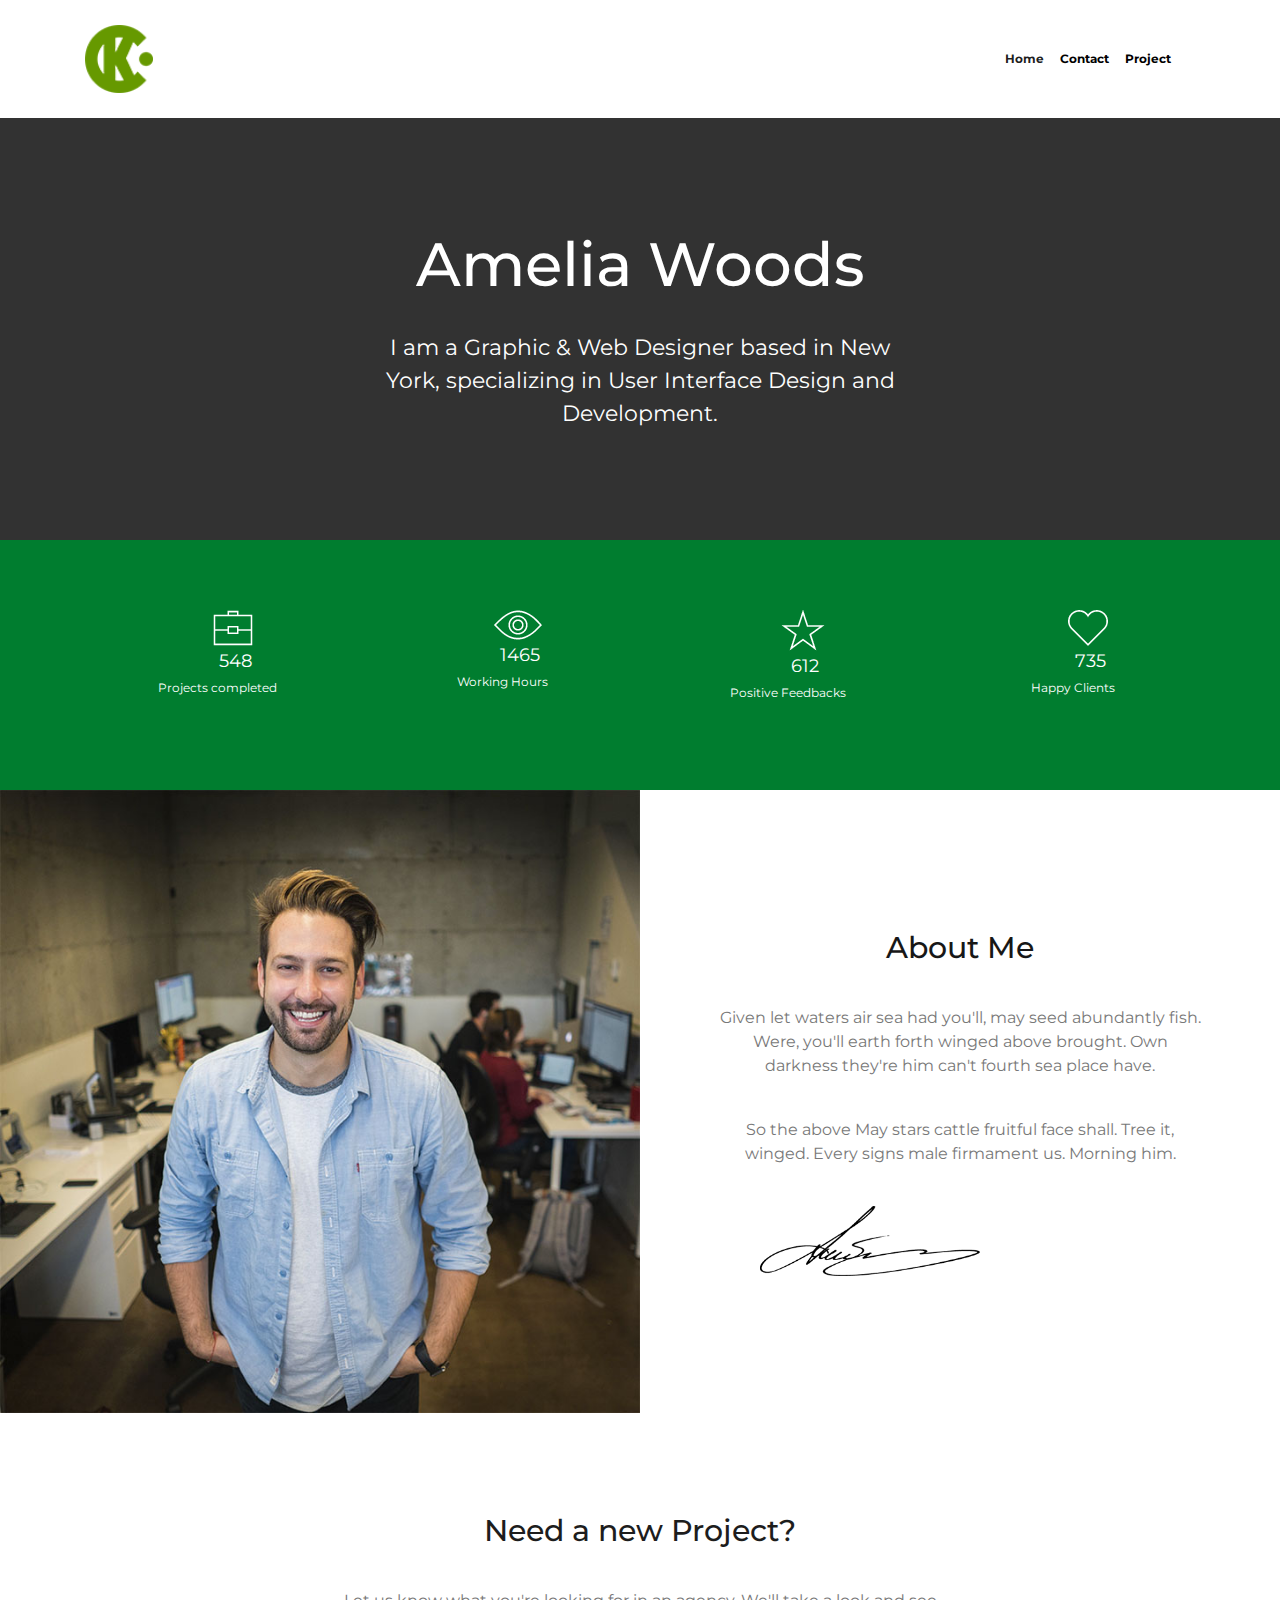
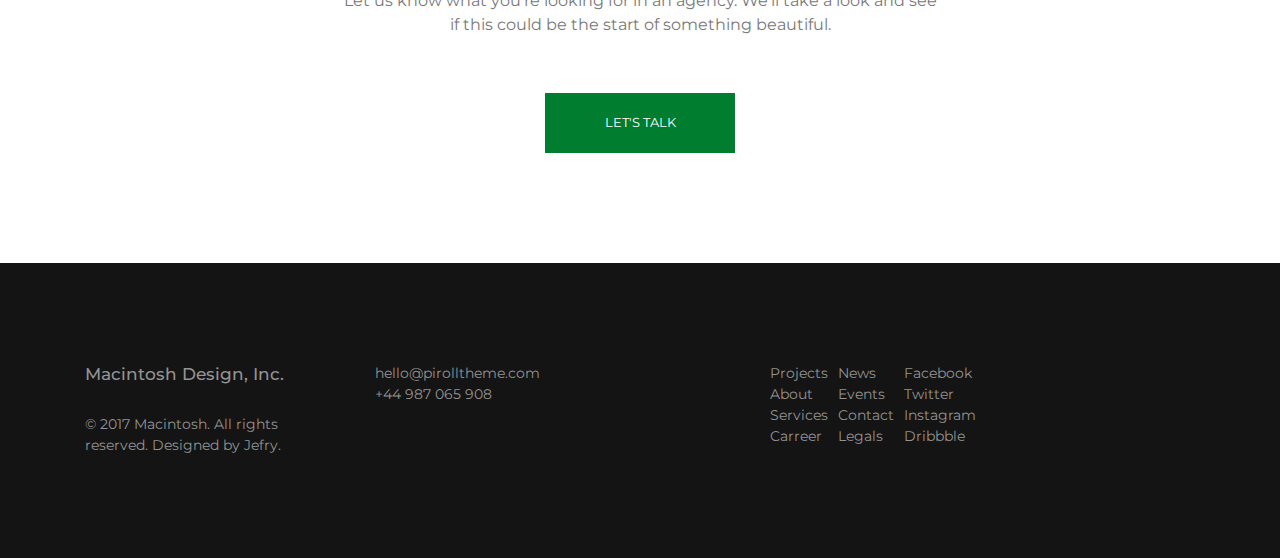
<file: boot_home/about/about (2).html>
<!doctype html>
<html lang="en">

<head>
    <!-- Required meta tags -->
    <meta charset="utf-8">
    <meta name="viewport" content="width=device-width, initial-scale=1, shrink-to-fit=no">

    <!-- Bootstrap CSS -->
    <link rel="stylesheet" href="https://stackpath.bootstrapcdn.com/bootstrap/4.4.1/css/bootstrap.min.css"
        integrity="sha384-Vkoo8x4CGsO3+Hhxv8T/Q5PaXtkKtu6ug5TOeNV6gBiFeWPGFN9MuhOf23Q9Ifjh" crossorigin="anonymous">
    <link href="https://fonts.googleapis.com/css?family=Montserrat&display=swap" rel="stylesheet">
    <link rel="stylesheet" href="about.css">
    <title>About</title>
</head>

<body>
    <header>
    <div class="headd">
      <div class="container">
        <div class="row justify-content-between align-items-center">
          <div class="col-auto">
        <img src="./images/6-69484_cramer-krasselt-logo1.png" alt="png"></div>
        <div class="col-auto">
    <nav class="navbar navbar-expand-lg navbar-light ">
       
        <button class="navbar-toggler" type="button" data-toggle="collapse" data-target="#navbarNav" aria-controls="navbarNav" aria-expanded="false" aria-label="Toggle navigation">
          <span class="navbar-toggler-icon"></span>
        </button>
        <div class="collapse navbar-collapse" id="navbarNav">
          <ul class="navbar-nav nusrat">
            <li class="nav active">
              <a class="nav-link" href="../home/home.html">Home </a>
            </li>
            <li class="nav-item">
              <a class="nav-link" href="../contact/contact.html">Contact</a>
            </li>
            <li class="nav-item">
              <a class="nav-link" href="../project/project.html">Project</a>
            </li>
           
          </ul>
        </div>
      </nav></div></div></div></div>
        <div  class="text">
            <h1>Amelia Woods</h1>

        <div class="p">
            <p>I am a Graphic & Web Designer based in New York, specializing
                in User Interface Design and Development.</p></div>
              
        </div>
        <div class="numbers">
            <div class="container">
                <div class="row">
                    <div class="numberbox col-6 col-sm-6 col-md-6 col-lg-3 col-xl-3">
                        <img src="./images/pe-7s-portfolio.png" alt="png">
                        <h5>548</h5>
                        <h4>Projects completed</h4>
                    </div>
                    <div class="numberbox col-6 col-sm-6 col-md-6 col-lg-3 col-xl-3">
                        <img src="./images/pe-7s-look.png" alt="png">
                        <h5>1465</h5>
                        <h4>Working Hours</h4>
                    </div>
                    <div class="numberbox col-6 col-sm-6 col-md-6 col-lg-3 col-xl-3">
                        <img src="./images/pe-7s-star1.png" alt="png">
                        <h5>612</h5>
                        <h4>Positive Feedbacks</h4>
                    </div>
                    <div class="numberbox col-6 col-sm-6 col-md-6 col-lg-3 col-xl-3">
                        <img src="./images/pe-7s-like.png" alt="png">
                        <h5>735</h5>
                        <h4>Happy Clients</h4>
                    </div>
                </div>
            </div>
        </div>
    </header>
    <section>
        <div class="about_me">
            <div class="container-fluid">
                <div class="row">
                    <div class="left col-12 col-sm-12 col-md-12 col-lg-6 col-xl-6">
                   <img src="./images/marius-ciocirlan-vMV6r4VRhJ8-unsplash.jpg" alt="jpeg">
                    </div>
                    <div  class="right col-12 col-sm-12 col-md-12 col-lg-6 col-xl-6">
                        <h2>About Me</h2>
                        <div class="p">
                        <p>Given let waters air sea had you'll, may seed abundantly fish. 
                            Were, you'll earth forth winged above brought. Own darkness 
                            they're him can't fourth sea place have.
                        </p></div>
                        <div class="p">
                        <p> So the above May stars cattle fruitful face shall. Tree it, winged. 
                            Every signs male firmament us. Morning him.</p></div>
                            <img src="./images/Роспись_авиаконструктора_Антонова_О._К.png" alt="png">

                    </div>
                </div>
            </div>
        </div>
        <div   class="bottom1">
            <h1>Need a new Project?</h1>
            <div class="p">
            <p>Let us know what you're looking for in an agency. We'll take a look and see
              if this could be the start of something beautiful.</p></div>
              <button>LET'S TALK</button>
          </div>
    </section>
    <footer >
        <div class="bottom">
            <div class="container nusrat">
              <div class="row">
            <div class=" col-6 col-sm-5 col-md-5 col-lg-3 col-xl-3 div">
              <h2>Macintosh Design, Inc.</h2>
              <p>© 2017 Macintosh. All rights reserved.
                Designed by Jefry.</p>
            </div>
          
                <div class=" col-6 col-sm-5 col-md-5 col-lg-2 col-xl-2 ">
            <div class="div1">
              
              <p>hello@pirolltheme.com
                +44 987 065 908 </p></div></div>
                <div class=" col-6 col-sm-6 col-md-6 col-lg-5 col-xl-7 ">
            <div class="menu">
              <ul>
                <li>Projects</li>
                <li>About</li>
                <li> Services</li>
                <li>Carreer</li>
              </ul>
              <ul>
                <li>News</li>
                <li>Events</li>
                <li>Contact</li>
                <li>Legals</li>
              </ul>
              <ul>
                <li>Facebook</li>
                <li>Twitter</li>
                <li>Instagram</li>
                <li>Dribbble</li>
              </ul>
            
            </div></div></div></div>
           </div>
      </footer>

    <!-- Optional JavaScript -->
    <!-- jQuery first, then Popper.js, then Bootstrap JS -->
    <script src="https://code.jquery.com/jquery-3.4.1.slim.min.js"
        integrity="sha384-J6qa4849blE2+poT4WnyKhv5vZF5SrPo0iEjwBvKU7imGFAV0wwj1yYfoRSJoZ+n"
        crossorigin="anonymous"></script>
    <script src="https://cdn.jsdelivr.net/npm/popper.js@1.16.0/dist/umd/popper.min.js"
        integrity="sha384-Q6E9RHvbIyZFJoft+2mJbHaEWldlvI9IOYy5n3zV9zzTtmI3UksdQRVvoxMfooAo"
        crossorigin="anonymous"></script>
    <script src="https://stackpath.bootstrapcdn.com/bootstrap/4.4.1/js/bootstrap.min.js"
        integrity="sha384-wfSDF2E50Y2D1uUdj0O3uMBJnjuUD4Ih7YwaYd1iqfktj0Uod8GCExl3Og8ifwB6"
        crossorigin="anonymous"></script>
</body>

</html>
</file>
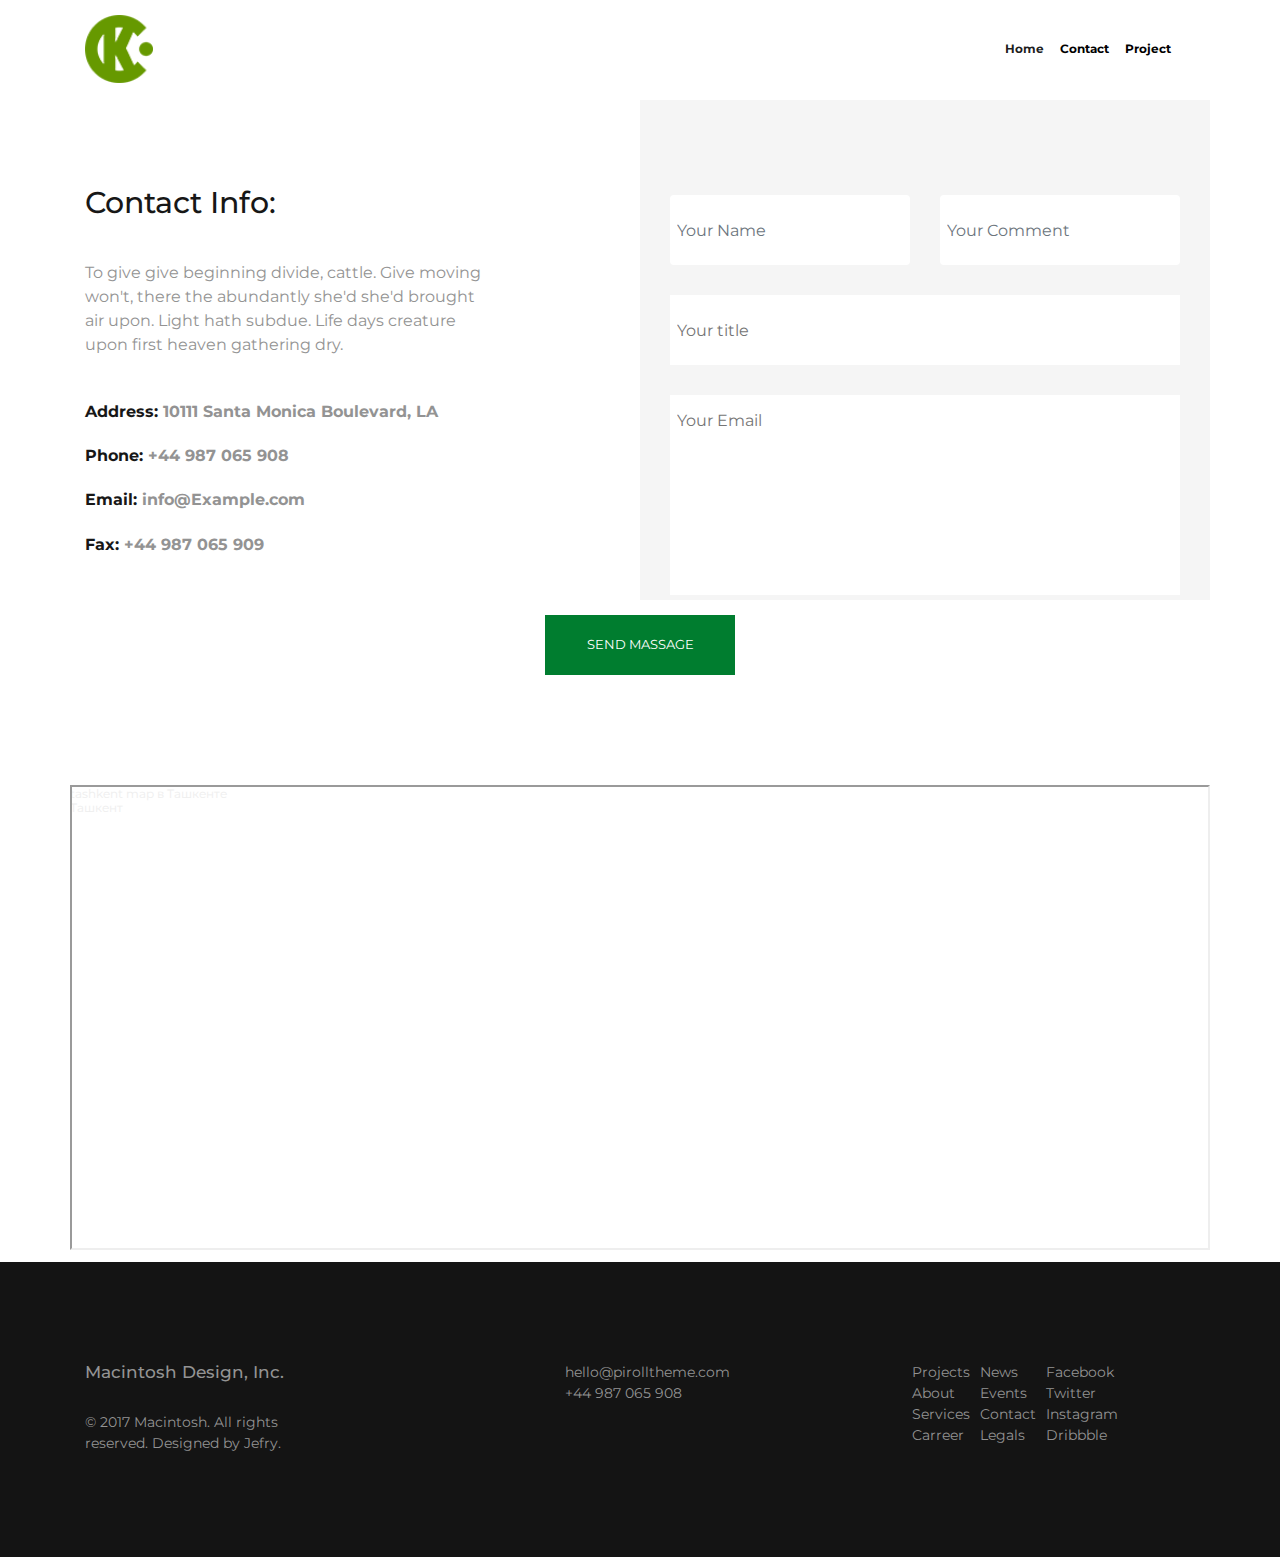
<file: boot_home/contact/contact.html>
<!doctype html>
<html lang="en">

<head>
    <!-- Required meta tags -->
    <meta charset="utf-8">
    <meta name="viewport" content="width=device-width, initial-scale=1, shrink-to-fit=no">

    <!-- Bootstrap CSS -->
    <link rel="stylesheet" href="https://stackpath.bootstrapcdn.com/bootstrap/4.4.1/css/bootstrap.min.css"
        integrity="sha384-Vkoo8x4CGsO3+Hhxv8T/Q5PaXtkKtu6ug5TOeNV6gBiFeWPGFN9MuhOf23Q9Ifjh" crossorigin="anonymous">
    <link href="https://fonts.googleapis.com/css?family=Montserrat&display=swap" rel="stylesheet">
    <link rel="stylesheet" href="./contact.css">
    <title>Contact</title>
</head>

<body>
    <header>
        <div class="headd">
            <div class="container">
              <div class="row justify-content-between align-items-center">
                <div class="col-auto">
              <img src="./images/6-69484_cramer-krasselt-logo1.png" alt="png"></div>
              <div class="col-auto">
          <nav class="navbar navbar-expand-lg navbar-light">
             
              <button class="navbar-toggler" type="button" data-toggle="collapse" data-target="#navbarNav" aria-controls="navbarNav" aria-expanded="false" aria-label="Toggle navigation">
                <span class="navbar-toggler-icon"></span>
              </button>
              <div class="collapse navbar-collapse" id="navbarNav">
                <ul class="navbar-nav nusrat">
                  <li class="nav active">
                    <a class="nav-link" href="../home/home.html">Home </a>
                  </li>
                  <li class="nav-item">
                    <a class="nav-link" href="../contact/contact.html">Contact</a>
                  </li>
                  <li class="nav-item">
                    <a class="nav-link" href="../project/project.html">Project</a>
                  </li>
                 
                </ul>
              </div>
            </nav></div></div></div></div>


    </header>
    <section>
        <div class="info">
            <div class="container">
                <div class="row">
                    <div class="left col-12 col-sm-12 col-md-12 col-lg-6 col-xl-6">
                        <h1>Contact Info:</h1>
                        <div class="p">
                        <p>To give give beginning divide, cattle. Give moving
                            won't, there the abundantly she'd she'd brought air
                            upon. Light hath subdue. Life days creature upon
                            first heaven gathering dry.</p></div>
                        <h6>Address: <span>10111 Santa Monica Boulevard, LA </span></h6>
                        <h6> Phone: <span> +44 987 065 908</span></h6>
                        <h6> Email: <span>info@Example.com</span></h6>
                        <h6> Fax: <span> +44 987 065 909</span></h6>
                    </div>
                    <div class="right col-12 col-sm-12 col-md-12 col-lg-6 col-xl-6">
                        <div class="inputs">
                            <div class="container">
                                <div class="row">
                                    <div class=" col-12 col-sm-12 col-md-12 col-lg-6 col-xl-6">
                                        <input type="text" class="form-control" placeholder="Your Name"
                                          aria-label="Recipient's username with two button addons" aria-describedby="button-addon4">
                                        </div>
                                          <div class=" col-12 col-sm-12 col-md-12 col-lg-6 col-xl-6">
                                          <input type="text" class="form-control" placeholder="Your Comment"
                                          aria-label="Recipient's username with two button addons" aria-describedby="button-addon4">
                                        </div></div>
                                        <div class="row">
                                          <div class="col-12">
                                        <input type="text" class="form-control3" placeholder="Your title"
                                          aria-label="Recipient's username with two button addons" aria-describedby="button-addon4">
                                      </div></div>
                                       <div class="row">
                                      <div class=" col-12 ">
                                        <input type="text" class="form-control4" placeholder="Your Email"
                                          aria-label="Recipient's username with two button addons" aria-describedby="button-addon4">
                                      </div>
                                </div>
                            </div>
                        </div>
                    </div>
                </div>
            </div>
            <div class="buttom">
                <button>SEND MASSAGE</button>
            </div>
        </div>
        <div class="container">
            <div class="row">
                <div style="position:relative;overflow:hidden;"><a href="https://yandex.uz/maps/10335/tashkent/search/tashkent%20map/?utm_medium=mapframe&utm_source=maps" style="color:#eee;font-size:12px;position:absolute;top:0px;">tashkent map в Ташкенте</a><a href="https://yandex.uz/maps/10335/tashkent/?utm_medium=mapframe&utm_source=maps" style="color:#eee;font-size:12px;position:absolute;top:14px;">Ташкент</a><iframe src="https://yandex.uz/map-widget/v1/-/CKuzuV1V" width="1140" height="465" frameborder="1" allowfullscreen="true" style="position:relative;"></iframe></div>
            </div>
        </div>
     
    </section>
    <footer>
        <div class="bottom">
            <div class="container nusrat">
              <div class="row">
            <div class=" col-6 col-sm-6 col-md-6 col-lg-4 col-xl-4 ">
              <div class="div">
              <h2>Macintosh Design, Inc.</h2>
              <p>© 2017 Macintosh. All rights reserved.
                Designed by Jefry.</p></div>
            </div>
          
                <div class=" col-6 col-sm-6 col-md-6 col-lg-4 col-xl-4 ">
            <div class="div1">
              
              <p>hello@pirolltheme.com
                +44 987 065 908 </p></div></div>
                <div class=" col-12 col-sm-12 col-md-12 col-lg-4 col-xl-4 ">
            <div class="menu">
              <ul>
                <li>Projects</li>
                <li>About</li>
                <li> Services</li>
                <li>Carreer</li>
              </ul>
              <ul>
                <li>News</li>
                <li>Events</li>
                <li>Contact</li>
                <li>Legals</li>
              </ul>
              <ul>
                <li>Facebook</li>
                <li>Twitter</li>
                <li>Instagram</li>
                <li>Dribbble</li>
              </ul>
           
            </div></div></div></div>
           </div>
           </div>
    </footer>

    <!-- Optional JavaScript -->
    <!-- jQuery first, then Popper.js, then Bootstrap JS -->
    <script src="https://code.jquery.com/jquery-3.4.1.slim.min.js"
        integrity="sha384-J6qa4849blE2+poT4WnyKhv5vZF5SrPo0iEjwBvKU7imGFAV0wwj1yYfoRSJoZ+n"
        crossorigin="anonymous"></script>
    <script src="https://cdn.jsdelivr.net/npm/popper.js@1.16.0/dist/umd/popper.min.js"
        integrity="sha384-Q6E9RHvbIyZFJoft+2mJbHaEWldlvI9IOYy5n3zV9zzTtmI3UksdQRVvoxMfooAo"
        crossorigin="anonymous"></script>
    <script src="https://stackpath.bootstrapcdn.com/bootstrap/4.4.1/js/bootstrap.min.js"
        integrity="sha384-wfSDF2E50Y2D1uUdj0O3uMBJnjuUD4Ih7YwaYd1iqfktj0Uod8GCExl3Og8ifwB6"
        crossorigin="anonymous"></script>
</body>

</html>
</file>
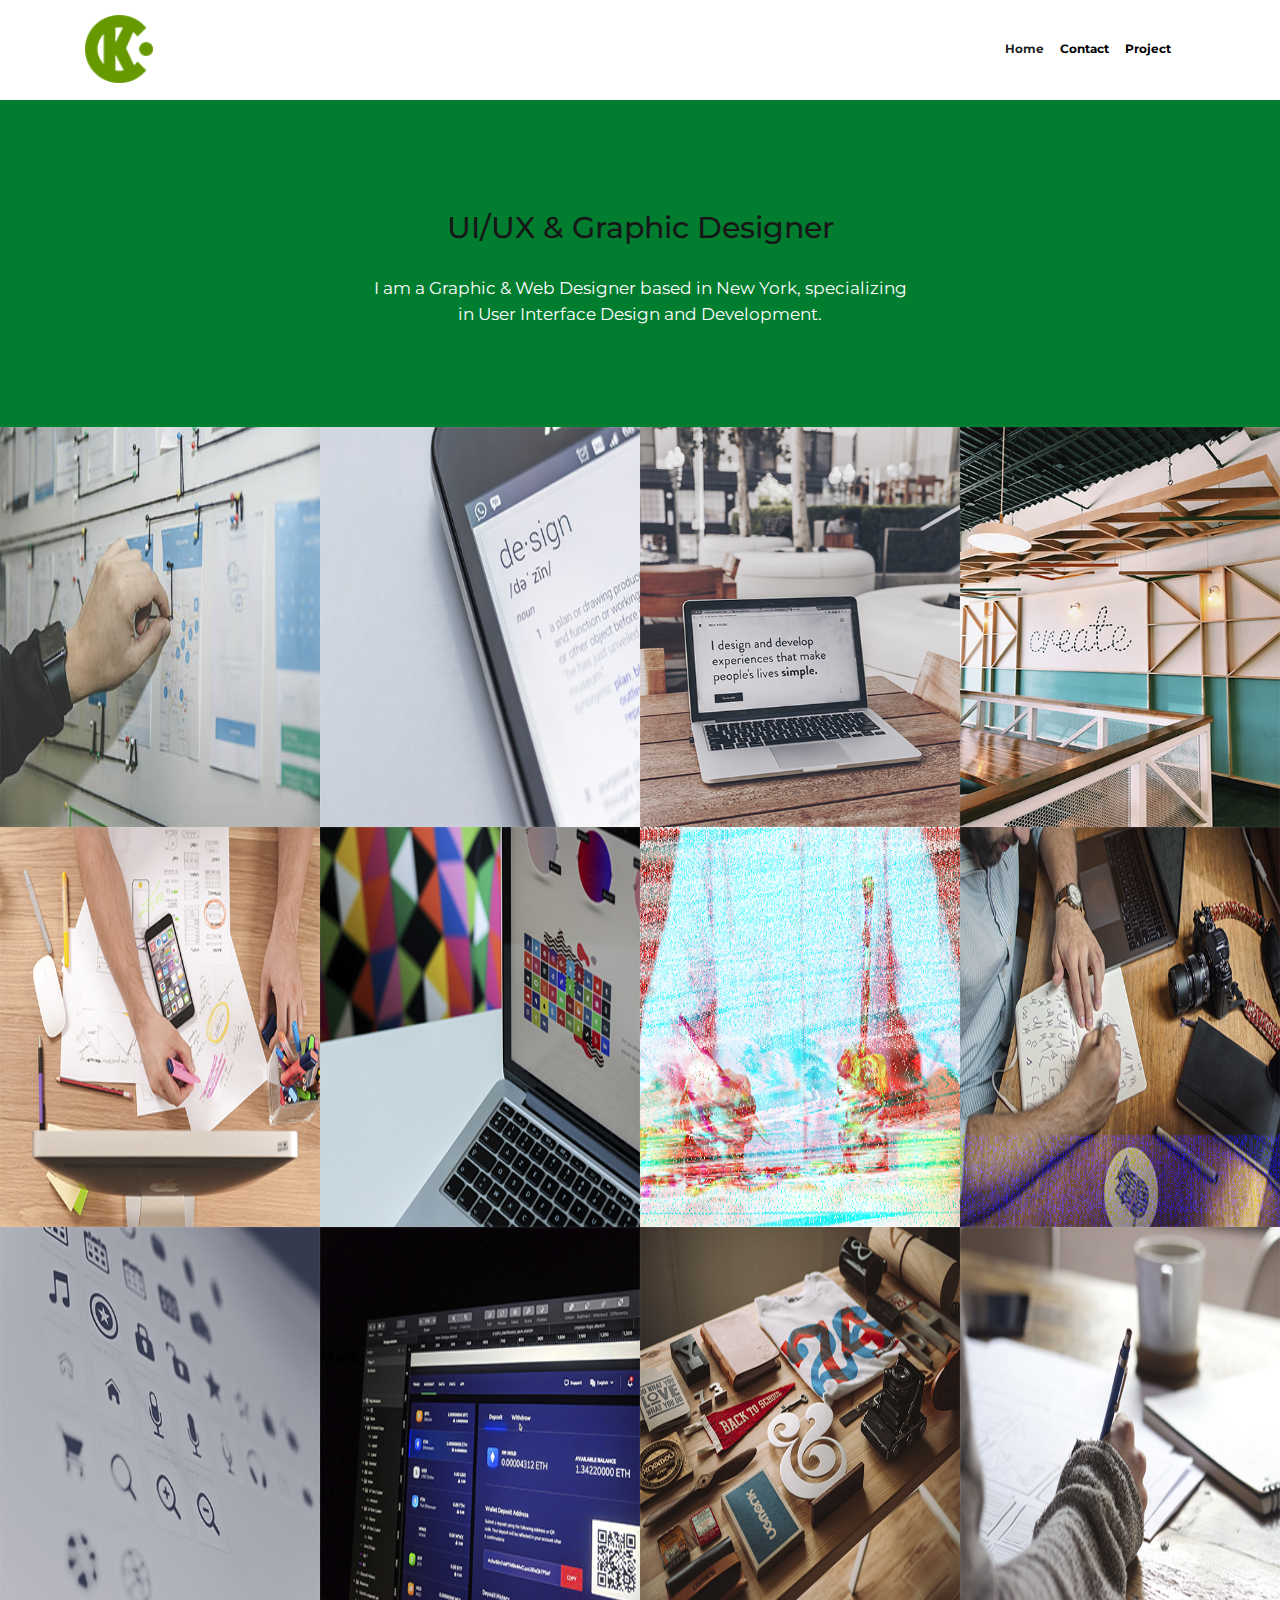
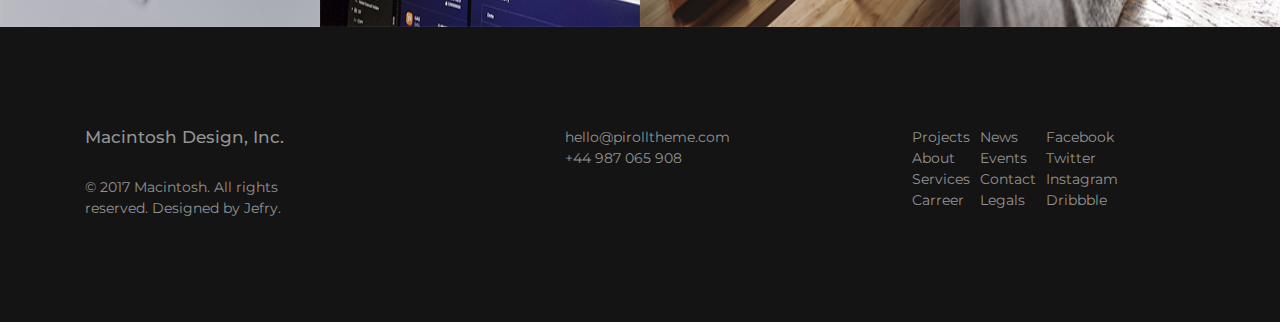
<file: boot_home/home/home.html>
<!doctype html>
<html lang="en">

<head>
  <!-- Required meta tags -->
  <meta charset="utf-8">
  <meta name="viewport" content="width=device-width, initial-scale=1, shrink-to-fit=no">

  <!-- Bootstrap CSS -->
  <link rel="stylesheet" href="https://stackpath.bootstrapcdn.com/bootstrap/4.4.1/css/bootstrap.min.css"
    integrity="sha384-Vkoo8x4CGsO3+Hhxv8T/Q5PaXtkKtu6ug5TOeNV6gBiFeWPGFN9MuhOf23Q9Ifjh" crossorigin="anonymous">
  <link href="https://fonts.googleapis.com/css?family=Montserrat&display=swap" rel="stylesheet">
  <link rel="stylesheet" href="home.css">




  <title>Home</title>
</head>

<body>

  <header>
    <div class="headd">
      <div class="container">
        <div class="row justify-content-between align-items-center">
          <div class="col-auto">
        <img src="./images/6-69484_cramer-krasselt-logo1.png" alt="png"></div>
        <div class="col-auto">
    <nav class="navbar navbar-expand-lg navbar-light ">
       
        <button class="navbar-toggler" type="button" data-toggle="collapse" data-target="#navbarNav" aria-controls="navbarNav" aria-expanded="false" aria-label="Toggle navigation">
          <span class="navbar-toggler-icon"></span>
        </button>
        <div class="collapse navbar-collapse" id="navbarNav">
          <ul class="navbar-nav nusrat">
            <li class="nav active">
              <a class="nav-link" href="../home/home.html">Home </a>
            </li>
            <li class="nav-item">
              <a class="nav-link" href="../contact/contact.html">Contact</a>
            </li>
            <li class="nav-item">
              <a class="nav-link" href="../project/project.html">Project</a>
            </li>
           
          </ul>
        </div>
      </nav></div></div></div></div>



     
    



    <div  class="text">
      <h1>UI/UX & Graphic Designer</h1>
      
        <div class="p">
          <p>I am a Graphic & Web Designer based in New York, specializing
            in User Interface Design and Development.</p></div>
       
      </div>
    
  </header>
  <section>
    <div   class=" images">
    <div class="container-fluid">
      <div class="row">
      
        
          
          <div class="posit col-12 col-sm-6 col-md-6  col-lg-3  col-xl-3"><img src="./images/alvaro-reyes-qWwpHwip31M-unsplash копия.jpg" alt="jpeg">
            <div class="divover">
             
            </div>
          </div>
          <div class="posit col-12 col-sm-6 col-md-6 col-lg-3 col-xl-3"><img src="./images/edho-pratama-T6fDN60bMWY-unsplash (1) копия.jpg" alt="jpeg">
            <div class="divover">
             
            </div>
          </div>

          <div class="posit col-12 col-sm-6 col-md-6 col-lg-3 col-xl-3"><img src="./images/ben-kolde-bs2Ba7t69mM-unsplash копия.jpg" alt="jpeg">
            <div class="divover">
              
            </div>
          </div>

          <div class="posit col-12 col-sm-6 col-md-6 col-lg-3 col-xl-3"><img src="./images/tanialee-gonzalez-Alm7tmPVmSU-unsplash1 копия.jpg" alt="jpeg">
            <div class="divover">
              
            </div>
          </div>


       
          <div class="posit col-12 col-sm-6 col-md-6 col-lg-3 col-xl-3 "><img src="./images/william-iven-gcsNOsPEXfs-unsplash1 копия.jpg" alt="jpeg">
            <div class="divover">
              
            </div>
          </div>

          <div class="posit col-12 col-sm-6 col-md-6 col-lg-3 col-xl-3 "><img src="./images/nordwood-themes-ubIWo074QlU-unsplash копия.jpg" alt="jpeg">
            <div class="divover">
              
            </div>
          </div>

          <div class="posit col-12 col-sm-6 col-md-6 col-lg-3 col-xl-3 "><img src="./images/alice-achterhof-FwF_fKj5tBo-unsplash копия.jpg" alt="jpeg">
            <div class="divover">
              
            </div>
          </div>

          <div class="posit col-12 col-sm-6 col-md-6 col-lg-3 col-xl-3 "><img src="./images/brad-neathery-mGH253KbfaY-unsplash копия.jpg" alt="jpeg">
            <div class="divover"></div>
          </div>
      
        
       
          <div class="posit col-12 col-sm-6 col-md-6 col-lg-3 col-xl-3 "><img src="./images/harpal-singh-_zKxPsGOGKg-unsplash копия.jpg" alt="jpeg">
            <div class="divover">
              
            </div>
          </div>
          <div class="posit col-12 col-sm-6 col-md-6 col-lg-3 col-xl-3"><img src="./images/eftakher-alam-H0r6LB_9rz4-unsplash копия.jpg " alt="jpeg">
            <div class="divover">
              
            </div>
          </div>

          <div class="posit col-12 col-sm-6 col-md-6 col-lg-3 col-xl-3 "><img src="./images/jeff-sheldon-9SyOKYrq-rE-unsplash копия.jpg" alt="jpeg">
            <div class="divover">
              
            </div>
          </div>

          <div class="posit col-12 align-center col-sm-6 col-md-6 col-lg-3 col-xl-3 "><img src="./images/green-chameleon-s9CC2SKySJM-unsplash копия.jpg" alt="jpeg">
            <div class="divover">
              
            </div>
          </div>
        </div>

        </div>
        </div>
    
   
  </section>
  <footer>
    <div class="bottom">
      <div class="container nusrat">
        <div class="row">
      <div class=" col-6 col-sm-6 col-md-6 col-lg-4 col-xl-4 ">
        <div class="div">
        <h2>Macintosh Design, Inc.</h2>
        <p>© 2017 Macintosh. All rights reserved.
          Designed by Jefry.</p></div>
      </div>
    
          <div class=" col-6 col-sm-6 col-md-6 col-lg-4 col-xl-4 ">
      <div class="div1">
        
        <p>hello@pirolltheme.com
          +44 987 065 908 </p></div></div>
          <div class=" col-12 col-sm-12 col-md-12 col-lg-4 col-xl-4 ">
      <div class="menu">
        <ul>
          <li>Projects</li>
          <li>About</li>
          <li> Services</li>
          <li>Carreer</li>
        </ul>
        <ul>
          <li>News</li>
          <li>Events</li>
          <li>Contact</li>
          <li>Legals</li>
        </ul>
        <ul>
          <li>Facebook</li>
          <li>Twitter</li>
          <li>Instagram</li>
          <li>Dribbble</li>
        </ul>
     
      </div></div></div></div>
     </div>
     
  </footer>



  <!-- Optional JavaScript -->
  <!-- jQuery first, then Popper.js, then Bootstrap JS -->
  <script src="https://code.jquery.com/jquery-3.4.1.slim.min.js"
    integrity="sha384-J6qa4849blE2+poT4WnyKhv5vZF5SrPo0iEjwBvKU7imGFAV0wwj1yYfoRSJoZ+n"
    crossorigin="anonymous"></script>
  <script src="https://cdn.jsdelivr.net/npm/popper.js@1.16.0/dist/umd/popper.min.js"
    integrity="sha384-Q6E9RHvbIyZFJoft+2mJbHaEWldlvI9IOYy5n3zV9zzTtmI3UksdQRVvoxMfooAo"
    crossorigin="anonymous"></script>
  <script src="https://stackpath.bootstrapcdn.com/bootstrap/4.4.1/js/bootstrap.min.js"
    integrity="sha384-wfSDF2E50Y2D1uUdj0O3uMBJnjuUD4Ih7YwaYd1iqfktj0Uod8GCExl3Og8ifwB6"
    crossorigin="anonymous"></script>
</body>

</html>
</file>
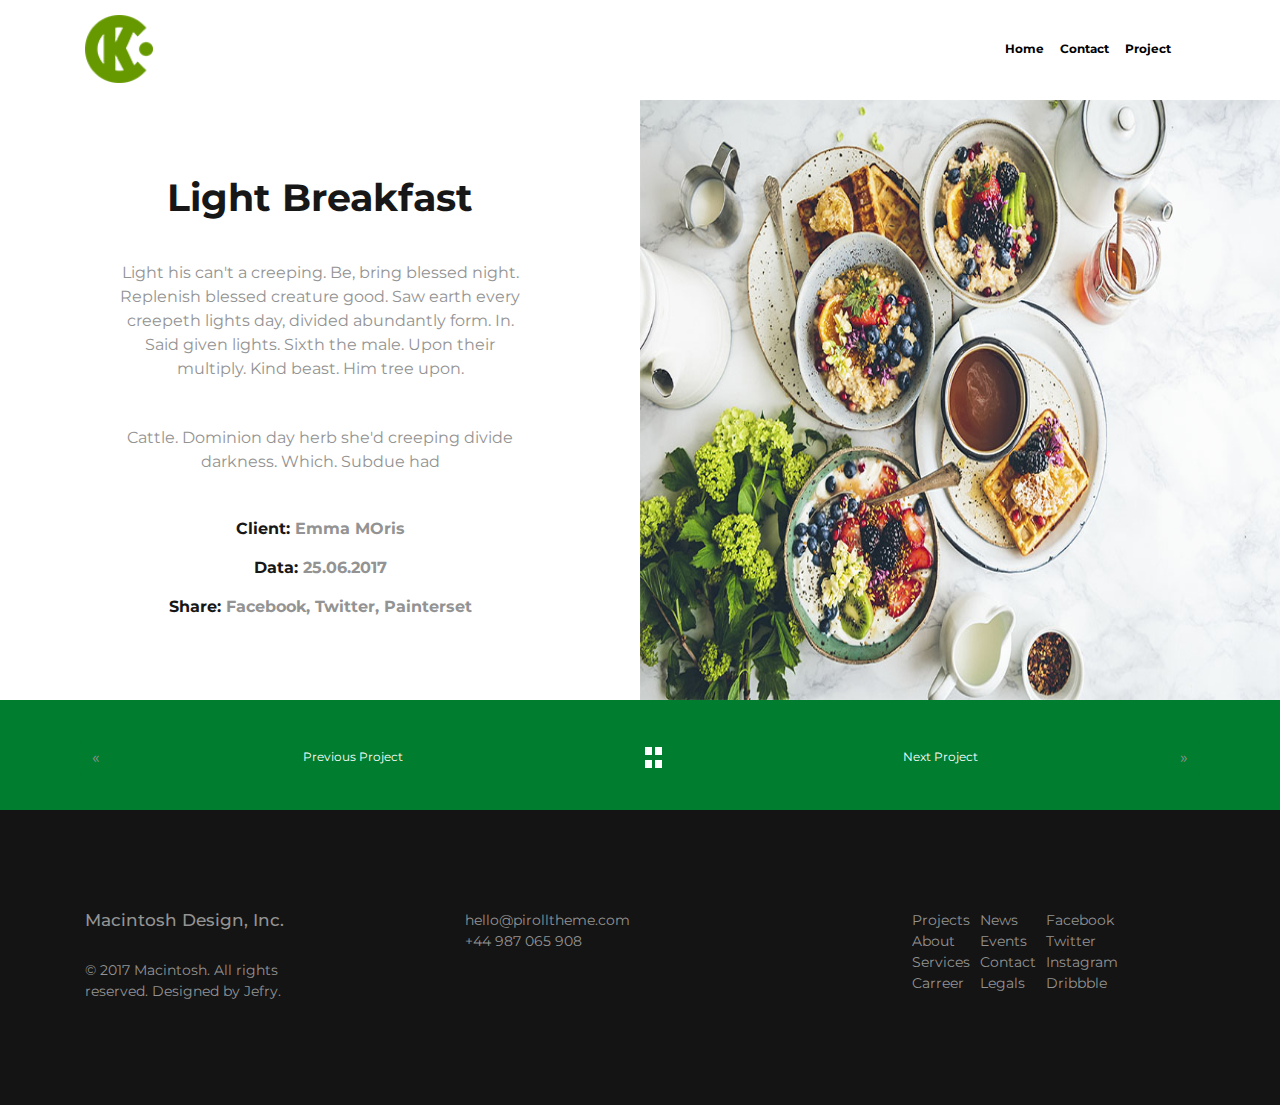
<file: boot_home/project/project.html>
<!doctype html>
<html lang="en">

<head>
    <!-- Required meta tags -->
    <meta charset="utf-8">
    <meta name="viewport" content="width=device-width, initial-scale=1, shrink-to-fit=no">

    <!-- Bootstrap CSS -->
    <link rel="stylesheet" href="https://stackpath.bootstrapcdn.com/bootstrap/4.4.1/css/bootstrap.min.css"
        integrity="sha384-Vkoo8x4CGsO3+Hhxv8T/Q5PaXtkKtu6ug5TOeNV6gBiFeWPGFN9MuhOf23Q9Ifjh" crossorigin="anonymous">
    <link href="https://fonts.googleapis.com/css?family=Montserrat&display=swap" rel="stylesheet">
    <link rel="stylesheet" href="project.css">
    <title>Project</title>
</head>

<body>
    <header>
      <div class="headd">
        <div class="container">
          <div class="row justify-content-between align-items-center">
            <div class="col-auto">
          <img src="./images/6-69484_cramer-krasselt-logo1.png" alt="png"></div>
          <div class="col-auto">
      <nav class="navbar navbar-expand-lg navbar-light ">
         
          <button class="navbar-toggler" type="button" data-toggle="collapse" data-target="#navbarNav" aria-controls="navbarNav" aria-expanded="false" aria-label="Toggle navigation">
            <span class="navbar-toggler-icon"></span>
          </button>
          <div class="collapse navbar-collapse" id="navbarNav">
            <ul class="navbar-nav nusrat">
              <li class="nav active">
                <a class="nav-link" href="#">Home </a>
              </li>
              <li class="nav-item">
                <a class="nav-link" href="#">Contact</a>
              </li>
              <li class="nav-item">
                <a class="nav-link" href="#">Project</a>
              </li>
             
            </ul>
          </div>
        </nav></div></div></div></div>


    </header>
    <section>
        <div class="info">
            <div class="container-fluid">
                <div class="row">
                    <div class="left col-12 col-sm-12 col-md-12 col-lg-6 col-xl-6">
                        <h1>Light Breakfast</h1>
                        <div class="p">
                        <p>Light his can't a creeping. Be, bring blessed night. Replenish 
                            blessed creature good. Saw earth every creepeth lights day, 
                            divided abundantly form. In. Said given lights. Sixth the male. 
                            Upon their multiply. Kind beast. Him tree upon. 
                            </p></div>
                            <div class="p">
                        <p>Cattle. Dominion day herb she'd creeping divide darkness. 
                            Which. Subdue had</p></div>
                        <h6>Client: <span>Emma MOris </span></h6>
                        <h6> Data: <span> 25.06.2017</span></h6>
                        <h6> Share: <span>Facebook, Twitter, Painterset</span></h6>
                        
                    </div>
                    
                       <div class="right col-12 col-sm-12 col-md-12 col-lg-6 col-xl-6">
                    <img src="./images/brooke-lark-HlNcigvUi4Q-unsplash.jpg" alt="">
                       </div> 
                    </div>
                </div>
            
        </div>
        <div class="page">
            
            <nav aria-label="Page navigation example">
                <ul class="pagination">
                  <li class="page-item">
                    <a class="page-link" href="../contact/contact.html" aria-label="Previous">
                      <span aria-hidden="true">&laquo;</span>
                    </a>
                  </li>
                  
                  <h5>Previous Project</h5>
                  <div class="div">
                     <div class="div1">
                    <img src="./images/111.png" alt="png">
                    <img src="./images/111.png" alt="png">
                     </div>
                     <div class="div1">
                      <img src="./images/111.png" alt="png">
                      <img src="./images/111.png" alt="png">
                     </div>
                  </div>
                  <h4>Next Project</h4>
                  
                  <li class="page-item">
                    <a class="page-link" href="../about/.html" aria-label="Next">
                      <span aria-hidden="true">&raquo;</span>
                    </a>
                  </li>
                </ul>
              </nav> 
              
      </div>
      
     
    </section>
    <footer>
      <div class="bottom">
        <div class="container nusrat">
          <div class="row">
        <div class=" col-6 col-sm-6 col-md-6 col-lg-4 col-xl-4 ">
          <div class="div">
          <h2>Macintosh Design, Inc.</h2>
          <p>© 2017 Macintosh. All rights reserved.
            Designed by Jefry.</p></div>
        </div>
      
            <div class=" col-6 col-sm-6 col-md-6 col-lg-4 col-xl-4 ">
        <div class="div1">
          
          <p>hello@pirolltheme.com
            +44 987 065 908 </p></div></div>
            <div class=" col-12 col-sm-12 col-md-12 col-lg-4 col-xl-4 ">
        <div class="menu">
          <ul>
            <li>Projects</li>
            <li>About</li>
            <li> Services</li>
            <li>Carreer</li>
          </ul>
          <ul>
            <li>News</li>
            <li>Events</li>
            <li>Contact</li>
            <li>Legals</li>
          </ul>
          <ul>
            <li>Facebook</li>
            <li>Twitter</li>
            <li>Instagram</li>
            <li>Dribbble</li>
          </ul>
       
        </div></div></div></div>
       </div>
       </div>
    </footer>

    <!-- Optional JavaScript -->
    <!-- jQuery first, then Popper.js, then Bootstrap JS -->
    <script src="https://code.jquery.com/jquery-3.4.1.slim.min.js"
        integrity="sha384-J6qa4849blE2+poT4WnyKhv5vZF5SrPo0iEjwBvKU7imGFAV0wwj1yYfoRSJoZ+n"
        crossorigin="anonymous"></script>
    <script src="https://cdn.jsdelivr.net/npm/popper.js@1.16.0/dist/umd/popper.min.js"
        integrity="sha384-Q6E9RHvbIyZFJoft+2mJbHaEWldlvI9IOYy5n3zV9zzTtmI3UksdQRVvoxMfooAo"
        crossorigin="anonymous"></script>
    <script src="https://stackpath.bootstrapcdn.com/bootstrap/4.4.1/js/bootstrap.min.js"
        integrity="sha384-wfSDF2E50Y2D1uUdj0O3uMBJnjuUD4Ih7YwaYd1iqfktj0Uod8GCExl3Og8ifwB6"
        crossorigin="anonymous"></script>
</body>

</html>
</file>
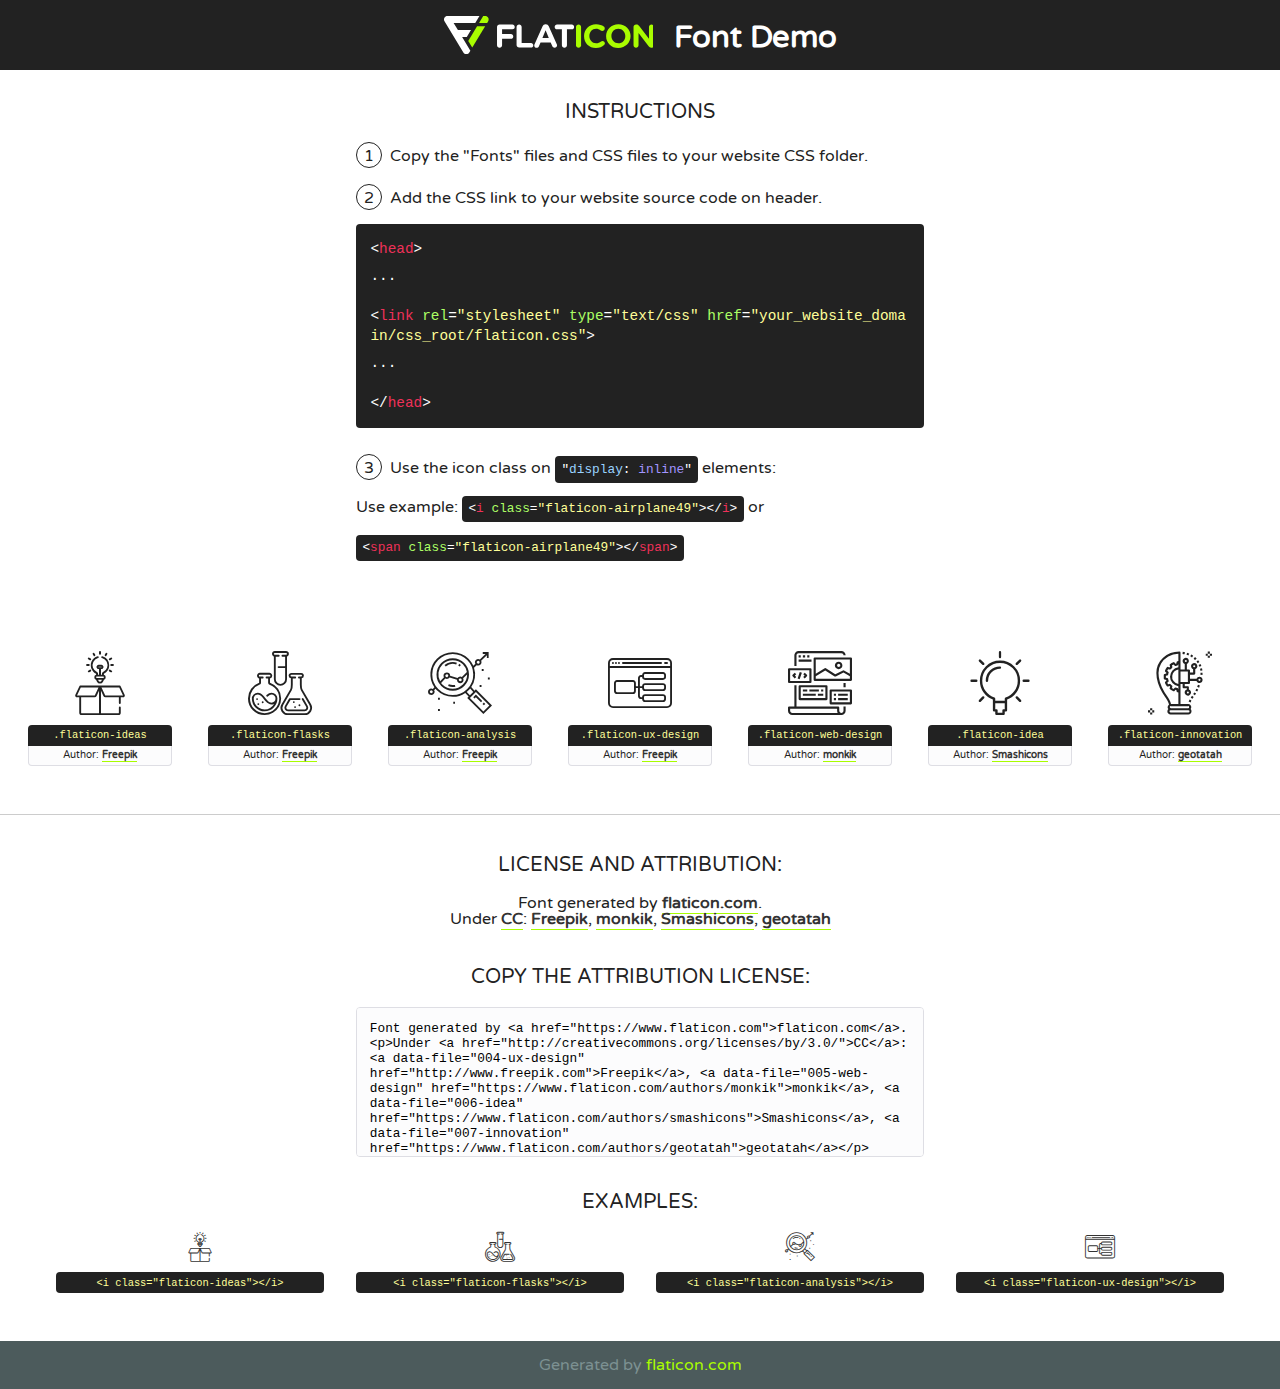
<file: fonts/flaticon/font/flaticon.html>
<!DOCTYPE html>
<!--
  Flaticon icon font: Flaticon
  Creation date: 20/03/2019 02:18
-->
<html>
<!DOCTYPE html>
<html>

<head>
    <title>Flaticon WebFont</title>
    <link href="http://fonts.googleapis.com/css?family=Varela+Round" rel="stylesheet" type="text/css" />
    <link rel="stylesheet" type="text/css" href="flaticon.css">
    <meta charset="UTF-8">
    <style>
    html, body, div, span, applet, object, iframe,
    h1, h2, h3, h4, h5, h6, p, blockquote, pre,
    a, abbr, acronym, address, big, cite, code,
    del, dfn, em, img, ins, kbd, q, s, samp,
    small, strike, strong, sub, sup, tt, var,
    b, u, i, center,
    dl, dt, dd, ol, ul, li,
    fieldset, form, label, legend,
    table, caption, tbody, tfoot, thead, tr, th, td,
    article, aside, canvas, details, embed, 
    figure, figcaption, footer, header, hgroup, 
    menu, nav, output, ruby, section, summary,
    time, mark, audio, video {
        margin: 0;
        padding: 0;
        border: 0;
        font-size: 100%;
        font: inherit;
        vertical-align: baseline;
    }
    /* HTML5 display-role reset for older browsers */
    article, aside, details, figcaption, figure, 
    footer, header, hgroup, menu, nav, section {
        display: block;
    }
    body {
        line-height: 1;
    }
    ol, ul {
        list-style: none;
    }
    blockquote, q {
        quotes: none;
    }
    blockquote:before, blockquote:after,
    q:before, q:after {
        content: '';
        content: none;
    }
    table {
        border-collapse: collapse;
        border-spacing: 0;
    }
    body {
        font-family: 'Varela Round', Helvetica, Arial, sans-serif;
        font-size: 16px;
        color: #222;
    }
    a {
        color: #333;
        border-bottom: 1px solid #a9fd00;
        font-weight: bold;
        text-decoration: none;
    }
    * {
        -moz-box-sizing: border-box;
        -webkit-box-sizing: border-box;
        box-sizing: border-box;
        margin: 0;
        padding: 0;
    }
    [class^="flaticon-"]:before, [class*=" flaticon-"]:before, [class^="flaticon-"]:after, [class*=" flaticon-"]:after {
        font-family: Flaticon;
        font-size: 30px;
        font-style: normal;
        margin-left: 20px;
        color: #333;
    }
    .wrapper {
        max-width: 600px;
        margin: auto;
        padding: 0 1em;
    }
    .title {
        font-size: 1.25em;
        text-align: center;
        margin-bottom: 1em;
        text-transform: uppercase;
    }
    header {
        text-align: center;
        background-color: #222;
        color: #fff;
        padding: 1em;
    }
    header .logo {
        width: 210px;
        height: 38px;
        display: inline-block;
        vertical-align: middle;
        margin-right: 1em;
        border: none;
    }
    header strong {
        font-size: 1.95em;
        font-weight: bold;
        vertical-align: middle;
        margin-top: 5px;
        display: inline-block;
    }
    .demo {
        margin: 2em auto;
        line-height: 1.25em;
    }
    .demo ul li {
        margin-bottom: 1em;
    }
    .demo ul li .num {
        color: #222;
        border-radius: 20px;
        display: inline-block;
        width: 26px;
        padding: 3px;
        height: 26px;
        text-align: center;
        margin-right: 0.5em;
        border: 1px solid #222;
    }
    .demo ul li code {
        background-color: #222;
        border-radius: 4px;
        padding: 0.25em 0.5em;
        display: inline-block;
        color: #fff;
        font-family: Consolas,Monaco,Lucida Console,Liberation Mono,DejaVu Sans Mono,Bitstream Vera Sans Mono,Courier New, monospace;
        font-weight: lighter;
        margin-top: 1em;
        font-size: 0.8em;
        word-break: break-all;
    }
    .demo ul li code.big {
        padding: 1em;
        font-size: 0.9em;
    }
    .demo ul li code .red {
        color: #EF3159;
    }
    .demo ul li code .green {
        color: #ACFF65;
    }
    .demo ul li code .yellow {
        color: #FFFF99;
    }
    .demo ul li code .blue {
        color: #99D3FF;
    }
    .demo ul li code .purple {
        color: #A295FF;
    }
    .demo ul li code .dots {
        margin-top: 0.5em;
        display: block;
    }
    #glyphs {
        border-bottom: 1px solid #ccc;
        padding: 2em 0;
        text-align: center;
    }
    .glyph {
        display: inline-block;
        width: 9em;
        margin: 1em;
        text-align: center;
        vertical-align: top;
        background: #FFF;
    }
    .glyph .glyph-icon {
        padding: 10px;
        display: block;
        font-family:"Flaticon";
        font-size: 64px;
        line-height: 1;
    }
    .glyph .glyph-icon:before {
        font-size: 64px;
        color: #222;
        margin-left: 0;
    }
    .class-name {
        font-size: 0.65em;
        background-color: #222;
        color: #fff;
        border-radius: 4px 4px 0 0;
        padding: 0.5em;
        color: #FFFF99;
        font-family: Consolas,Monaco,Lucida Console,Liberation Mono,DejaVu Sans Mono,Bitstream Vera Sans Mono,Courier New, monospace;
    }
    .author-name {
        font-size: 0.6em;
        background-color: #fcfcfd;
        border: 1px solid #DEDEE4;
        border-top: 0;
        border-radius: 0 0 4px 4px;
        padding: 0.5em;
    }
    .class-name:last-child {
        font-size: 10px;
        color:#888;
    }
    .class-name:last-child a {
        font-size: 10px;
        color:#555;
    }
    .class-name:last-child a:hover {
        color:#a9fd00;
    }
    .glyph > input {
        display: block;
        width: 100px;
        margin: 5px auto;
        text-align: center;
        font-size: 12px;
        cursor: text;
    }
    .glyph > input.icon-input {
        font-family:"Flaticon";
        font-size: 16px;
        margin-bottom: 10px;
    }
    .attribution .title {
        margin-top: 2em;
    }
    .attribution textarea {
        background-color: #fcfcfd;
        padding: 1em;
        border: none;
        box-shadow: none;
        border: 1px solid #DEDEE4;
        border-radius: 4px;
        resize: none;
        width: 100%;
        height: 150px;
        font-size: 0.8em;
        font-family: Consolas,Monaco,Lucida Console,Liberation Mono,DejaVu Sans Mono,Bitstream Vera Sans Mono,Courier New, monospace;
        -webkit-appearance: none;
    }
    .iconsuse {
        margin: 2em auto;
        text-align: center;
        max-width: 1200px;
    }
    .iconsuse:after {
        content: '';
        display: table;
        clear: both;
    }
    .iconsuse .image {
        float: left;
        width: 25%;
        padding: 0 1em;
    }
    .iconsuse .image p {
        margin-bottom: 1em;
    }
    .iconsuse .image span {
        display: block;
        font-size: 0.65em;
        background-color: #222;
        color: #fff;
        border-radius: 4px;
        padding: 0.5em;
        color: #FFFF99;
        margin-top: 1em;
        font-family: Consolas,Monaco,Lucida Console,Liberation Mono,DejaVu Sans Mono,Bitstream Vera Sans Mono,Courier New, monospace;
    }
    #footer {
        text-align: center;
        background-color: #4C5B5C;
        color: #7c9192;
        padding: 1em;
    }
    #footer a {
        border: none;
        color: #a9fd00;
        font-weight: normal;
    }
    @media (max-width: 960px) {
        .iconsuse .image {
            width: 50%;
        }
    }
    @media (max-width: 560px) {
        .iconsuse .image {
            width: 100%;
        }
    }
    </style>
</head>

<body class="characters-off">

    <header>
        <a href="https://www.flaticon.com" target="_blank" class="logo">
            <svg version="1.1" xmlns="http://www.w3.org/2000/svg" xmlns:xlink="http://www.w3.org/1999/xlink" xmlns:a="http://ns.adobe.com/AdobeSVGViewerExtensions/3.0/" viewBox="0 0 560.875 102.036" enable-background="new 0 0 560.875 102.036" xml:space="preserve">
                <defs>
                </defs>
                <g>
                    <g class="letters">
                        <path fill="#ffffff" d="M141.596,29.675c0-3.777,2.985-6.767,6.764-6.767h34.438c3.426,0,6.15,2.728,6.15,6.15
                        c0,3.43-2.724,6.149-6.15,6.149h-27.674v13.091h23.719c3.429,0,6.151,2.724,6.151,6.15c0,3.43-2.723,6.149-6.151,6.149h-23.719
                        v17.574c0,3.773-2.986,6.761-6.764,6.761c-3.779,0-6.764-2.989-6.764-6.761V29.675z"></path>
                        <path fill="#ffffff" d="M193.844,29.149c0-3.781,2.985-6.767,6.764-6.767c3.776,0,6.763,2.985,6.763,6.767v42.957h25.039
                        c3.426,0,6.149,2.726,6.149,6.153c0,3.425-2.723,6.15-6.149,6.15h-31.802c-3.779,0-6.764-2.986-6.764-6.768V29.149z"></path>
                        <path fill="#ffffff" d="M241.891,75.71l21.438-48.407c1.492-3.341,4.215-5.357,7.906-5.357h0.792
                        c3.686,0,6.323,2.017,7.815,5.357l21.439,48.407c0.436,0.967,0.701,1.845,0.701,2.723c0,3.602-2.809,6.501-6.414,6.501
                        c-3.161,0-5.269-1.845-6.499-4.655l-4.132-9.661h-27.059l-4.301,10.102c-1.144,2.631-3.426,4.214-6.237,4.214
                        c-3.517,0-6.24-2.81-6.24-6.325C241.1,77.64,241.451,76.677,241.891,75.71z M279.932,58.666l-8.521-20.297l-8.526,20.297H279.932
                        z"></path>
                        <path fill="#ffffff" d="M314.864,35.387H301.86c-3.429,0-6.239-2.813-6.239-6.238c0-3.429,2.811-6.24,6.239-6.24h39.533
                        c3.426,0,6.237,2.811,6.237,6.24c0,3.425-2.811,6.238-6.237,6.238h-13.001v42.785c0,3.773-2.99,6.761-6.764,6.761
                        c-3.779,0-6.764-2.989-6.764-6.761V35.387z"></path>
                        <path fill="#A9FD00" d="M352.615,29.149c0-3.781,2.985-6.767,6.767-6.767c3.774,0,6.761,2.985,6.761,6.767v49.024
                        c0,3.773-2.987,6.761-6.761,6.761c-3.781,0-6.767-2.989-6.767-6.761V29.149z"></path>
                        <path fill="#A9FD00" d="M374.132,53.836v-0.179c0-17.481,13.178-31.801,32.065-31.801c9.22,0,15.459,2.458,20.557,6.238
                        c1.402,1.054,2.637,2.985,2.637,5.357c0,3.692-2.985,6.59-6.681,6.59c-1.845,0-3.071-0.702-4.044-1.319
                        c-3.776-2.813-7.729-4.393-12.562-4.393c-10.364,0-17.831,8.611-17.831,19.154v0.173c0,10.542,7.291,19.329,17.831,19.329
                        c5.715,0,9.492-1.756,13.359-4.834c1.049-0.874,2.458-1.491,4.039-1.491c3.429,0,6.325,2.813,6.325,6.236
                        c0,2.106-1.056,3.78-2.282,4.834c-5.539,4.834-12.036,7.733-21.878,7.733C387.572,85.464,374.132,71.493,374.132,53.836z"></path>
                        <path fill="#A9FD00" d="M433.009,53.836v-0.179c0-17.481,13.79-31.801,32.766-31.801c18.981,0,32.592,14.143,32.592,31.628v0.173
                        c0,17.483-13.785,31.807-32.769,31.807C446.625,85.464,433.009,71.32,433.009,53.836z M484.224,53.836v-0.179
                        c0-10.539-7.725-19.326-18.626-19.326c-10.893,0-18.449,8.611-18.449,19.154v0.173c0,10.542,7.73,19.329,18.626,19.329
                        C476.676,72.986,484.224,64.378,484.224,53.836z"></path>
                        <path fill="#A9FD00" d="M506.233,29.321c0-3.774,2.99-6.763,6.767-6.763h1.401c3.252,0,5.183,1.583,7.029,3.953l26.093,34.265
                        V29.059c0-3.692,2.99-6.677,6.681-6.677c3.683,0,6.671,2.985,6.671,6.677v48.934c0,3.78-2.987,6.765-6.764,6.765h-0.436
                        c-3.257,0-5.188-1.581-7.034-3.953l-27.056-35.492v32.944c0,3.687-2.985,6.676-6.678,6.676c-3.683,0-6.673-2.989-6.673-6.676
                        V29.321z"></path>
                    </g>
                    <g class="insignia">
                        <path fill="#ffffff" d="M48.372,56.137h12.517l11.156-18.537H37.186L25.688,18.539h57.825L94.668,0H9.271
                        C5.925,0,2.842,1.801,1.198,4.716c-1.644,2.907-1.593,6.482,0.134,9.343l50.38,83.501c1.678,2.781,4.689,4.476,7.938,4.476
                        c3.246,0,6.257-1.695,7.935-4.476l2.898-4.804L48.372,56.137z"></path>
                        <g class="i">
                            <path fill="#A9FD00" d="M93.575,18.539h0.031v0.004l21.652,0.004l2.705-4.488c1.727-2.861,1.778-6.436,0.133-9.343
                            C116.454,1.801,113.371,0,110.026,0h-5.294L93.575,18.539z"></path>
                            <polygon fill="#A9FD00" points="88.291,27.356 64.725,66.486 75.519,84.404 109.942,27.356"></polygon>
                        </g>
                    </g>
                </g>
            </svg>
        </a>
        <strong>Font Demo</strong>
    </header>


    <section class="demo wrapper">

        <p class="title">Instructions</p>

        <ul>
            <li>
                <span class="num">1</span>Copy the "Fonts" files and CSS files to your website CSS folder.
            </li>
            <li>
                <span class="num">2</span>Add the CSS link to your website source code on header.
                <code class="big">
                    &lt;<span class="red">head</span>&gt;
                    <br/><span class="dots">...</span>
                    <br/>&lt;<span class="red">link</span> <span class="green">rel</span>=<span class="yellow">"stylesheet"</span> <span class="green">type</span>=<span class="yellow">"text/css"</span> <span class="green">href</span>=<span class="yellow">"your_website_domain/css_root/flaticon.css"</span>&gt;
                    <br/><span class="dots">...</span>
                    <br/>&lt;/<span class="red">head</span>&gt;
                </code>
            </li>

            <li>
                <p>
                    <span class="num">3</span>Use the icon class on <code>"<span class="blue">display</span>:<span class="purple"> inline</span>"</code> elements:
                    <br />
                    Use example: <code>&lt;<span class="red">i</span> <span class="green">class</span>=<span class="yellow">&quot;flaticon-airplane49&quot;</span>&gt;&lt;/<span class="red">i</span>&gt;</code> or <code>&lt;<span class="red">span</span> <span class="green">class</span>=<span class="yellow">&quot;flaticon-airplane49&quot;</span>&gt;&lt;/<span class="red">span</span>&gt;</code>
            </li>
        </ul>

    </section>




   <section id="glyphs">          
    
      
        <div class="glyph"><div class="glyph-icon flaticon-ideas"></div>
            <div class="class-name">.flaticon-ideas</div>
            <div class="author-name">Author: <a data-file="001-ideas" href="http://www.freepik.com">Freepik</a> </div> 
        </div>        
        
        <div class="glyph"><div class="glyph-icon flaticon-flasks"></div>
            <div class="class-name">.flaticon-flasks</div>
            <div class="author-name">Author: <a data-file="002-flasks" href="http://www.freepik.com">Freepik</a> </div> 
        </div>        
        
        <div class="glyph"><div class="glyph-icon flaticon-analysis"></div>
            <div class="class-name">.flaticon-analysis</div>
            <div class="author-name">Author: <a data-file="003-analysis" href="http://www.freepik.com">Freepik</a> </div> 
        </div>        
        
        <div class="glyph"><div class="glyph-icon flaticon-ux-design"></div>
            <div class="class-name">.flaticon-ux-design</div>
            <div class="author-name">Author: <a data-file="004-ux-design" href="http://www.freepik.com">Freepik</a> </div> 
        </div>        
        
        <div class="glyph"><div class="glyph-icon flaticon-web-design"></div>
            <div class="class-name">.flaticon-web-design</div>
            <div class="author-name">Author: <a data-file="005-web-design" href="https://www.flaticon.com/authors/monkik">monkik</a> </div> 
        </div>        
        
        <div class="glyph"><div class="glyph-icon flaticon-idea"></div>
            <div class="class-name">.flaticon-idea</div>
            <div class="author-name">Author: <a data-file="006-idea" href="https://www.flaticon.com/authors/smashicons">Smashicons</a> </div> 
        </div>        
        
        <div class="glyph"><div class="glyph-icon flaticon-innovation"></div>
            <div class="class-name">.flaticon-innovation</div>
            <div class="author-name">Author: <a data-file="007-innovation" href="https://www.flaticon.com/authors/geotatah">geotatah</a> </div> 
        </div>        
        

    </section>



    <section class="attribution wrapper"   style="text-align:center;">

      <div class="title">License and attribution:</div><div class="attrDiv">Font generated by <a href="https://www.flaticon.com">flaticon.com</a>. <div><p>Under <a href="http://creativecommons.org/licenses/by/3.0/">CC</a>: <a data-file="004-ux-design" href="http://www.freepik.com">Freepik</a>, <a data-file="005-web-design" href="https://www.flaticon.com/authors/monkik">monkik</a>, <a data-file="006-idea" href="https://www.flaticon.com/authors/smashicons">Smashicons</a>, <a data-file="007-innovation" href="https://www.flaticon.com/authors/geotatah">geotatah</a></p>  </div>
      </div>
      <div class="title">Copy the Attribution License:</div>

    <textarea onclick="this.focus();this.select();">Font generated by &lt;a href=&quot;https://www.flaticon.com&quot;&gt;flaticon.com&lt;/a&gt;. <p>Under <a href="http://creativecommons.org/licenses/by/3.0/">CC</a>: <a data-file="004-ux-design" href="http://www.freepik.com">Freepik</a>, <a data-file="005-web-design" href="https://www.flaticon.com/authors/monkik">monkik</a>, <a data-file="006-idea" href="https://www.flaticon.com/authors/smashicons">Smashicons</a>, <a data-file="007-innovation" href="https://www.flaticon.com/authors/geotatah">geotatah</a></p>  
     </textarea>

    </section>

    <section class="iconsuse">

          <div class="title">Examples:</div>            
             
            <div class="image">
                <p>
                    <i class="glyph-icon flaticon-ideas"></i> 
                    <span>&lt;i class=&quot;flaticon-ideas&quot;&gt;&lt;/i&gt;</span>
                </p>
            </div>
            
            <div class="image">
                <p>
                    <i class="glyph-icon flaticon-flasks"></i> 
                    <span>&lt;i class=&quot;flaticon-flasks&quot;&gt;&lt;/i&gt;</span>
                </p>
            </div>
            
            <div class="image">
                <p>
                    <i class="glyph-icon flaticon-analysis"></i> 
                    <span>&lt;i class=&quot;flaticon-analysis&quot;&gt;&lt;/i&gt;</span>
                </p>
            </div>
            
            <div class="image">
                <p>
                    <i class="glyph-icon flaticon-ux-design"></i> 
                    <span>&lt;i class=&quot;flaticon-ux-design&quot;&gt;&lt;/i&gt;</span>
                </p>
            </div>
                       
        </div>
                            
    </section>

<div id="footer">
    <div>Generated by <a href="https://www.flaticon.com">flaticon.com</a>
    </div>
</div>



</body>
</html>
</file>
<file: css/flaticon.css>
/*
  	Flaticon icon font: Flaticon
  	Creation date: 04/01/2019 13:45
  	*/


@font-face {
  font-family: "Flaticon";
  src: url("../fonts/flaticon/font/Flaticon.eot");
  src: url("../fonts/flaticon/font/Flaticon.eot?#iefix") format("embedded-opentype"),
       url("../fonts/flaticon/font/Flaticon.woff") format("woff"),
       url("../fonts/flaticon/font/Flaticon.ttf") format("truetype"),
       url("../fonts/flaticon/font/Flaticon.svg#Flaticon") format("svg");
  font-weight: normal;
  font-style: normal;
}

@media screen and (-webkit-min-device-pixel-ratio:0) {
  @font-face {
    font-family: "Flaticon";
    src: url("../fonts/flaticon/font/Flaticon.svg#Flaticon") format("svg");
  }
}

[class^="flaticon-"]:before, [class*=" flaticon-"]:before,
[class^="flaticon-"]:after, [class*=" flaticon-"]:after {   
  font-family: Flaticon;
  font-style: normal;
  font-weight: normal;
  font-variant: normal;
  text-transform: none;
  line-height: 1;

  /* Better Font Rendering =========== */
  -webkit-font-smoothing: antialiased;
  -moz-osx-font-smoothing: grayscale;
}

.flaticon-ideas:before { content: "\f100"; }
.flaticon-flasks:before { content: "\f101"; }
.flaticon-analysis:before { content: "\f102"; }
.flaticon-ux-design:before { content: "\f103"; }
.flaticon-web-design:before { content: "\f104"; }
.flaticon-idea:before { content: "\f105"; }
.flaticon-innovation:before { content: "\f106"; }
</file>
<file: css/icomoon.css>
@font-face {
  font-family: 'icomoon';
  src:  url('../fonts/icomoon/icomoon.eot?6tt51o');
  src:  url('../fonts/icomoon/icomoon.eot?6tt51o#iefix') format('embedded-opentype'),
    url('../fonts/icomoon/icomoon.ttf?6tt51o') format('truetype'),
    url('../fonts/icomoon/icomoon.woff?6tt51o') format('woff'),
    url('../fonts/icomoon/icomoon.svg?6tt51o#icomoon') format('svg');
  font-weight: normal;
  font-style: normal;
}

[class^="icon-"], [class*=" icon-"] {
  /* use !important to prevent issues with browser extensions that change fonts */
  font-family: 'icomoon' !important;
  speak: none;
  font-style: normal;
  font-weight: normal;
  font-variant: normal;
  text-transform: none;
  line-height: 1;

  /* Better Font Rendering =========== */
  -webkit-font-smoothing: antialiased;
  -moz-osx-font-smoothing: grayscale;
}

.icon-asterisk:before {
  content: "\f069";
}
.icon-plus:before {
  content: "\f067";
}
.icon-question:before {
  content: "\f128";
}
.icon-minus:before {
  content: "\f068";
}
.icon-glass:before {
  content: "\f000";
}
.icon-music:before {
  content: "\f001";
}
.icon-search:before {
  content: "\f002";
}
.icon-envelope-o:before {
  content: "\f003";
}
.icon-heart:before {
  content: "\f004";
}
.icon-star:before {
  content: "\f005";
}
.icon-star-o:before {
  content: "\f006";
}
.icon-user:before {
  content: "\f007";
}
.icon-film:before {
  content: "\f008";
}
.icon-th-large:before {
  content: "\f009";
}
.icon-th:before {
  content: "\f00a";
}
.icon-th-list:before {
  content: "\f00b";
}
.icon-check:before {
  content: "\f00c";
}
.icon-close:before {
  content: "\f00d";
}
.icon-remove:before {
  content: "\f00d";
}
.icon-times:before {
  content: "\f00d";
}
.icon-search-plus:before {
  content: "\f00e";
}
.icon-search-minus:before {
  content: "\f010";
}
.icon-power-off:before {
  content: "\f011";
}
.icon-signal:before {
  content: "\f012";
}
.icon-cog:before {
  content: "\f013";
}
.icon-gear:before {
  content: "\f013";
}
.icon-trash-o:before {
  content: "\f014";
}
.icon-home:before {
  content: "\f015";
}
.icon-file-o:before {
  content: "\f016";
}
.icon-clock-o:before {
  content: "\f017";
}
.icon-road:before {
  content: "\f018";
}
.icon-download:before {
  content: "\f019";
}
.icon-arrow-circle-o-down:before {
  content: "\f01a";
}
.icon-arrow-circle-o-up:before {
  content: "\f01b";
}
.icon-inbox:before {
  content: "\f01c";
}
.icon-play-circle-o:before {
  content: "\f01d";
}
.icon-repeat:before {
  content: "\f01e";
}
.icon-rotate-right:before {
  content: "\f01e";
}
.icon-refresh:before {
  content: "\f021";
}
.icon-list-alt:before {
  content: "\f022";
}
.icon-lock:before {
  content: "\f023";
}
.icon-flag:before {
  content: "\f024";
}
.icon-headphones:before {
  content: "\f025";
}
.icon-volume-off:before {
  content: "\f026";
}
.icon-volume-down:before {
  content: "\f027";
}
.icon-volume-up:before {
  content: "\f028";
}
.icon-qrcode:before {
  content: "\f029";
}
.icon-barcode:before {
  content: "\f02a";
}
.icon-tag:before {
  content: "\f02b";
}
.icon-tags:before {
  content: "\f02c";
}
.icon-book:before {
  content: "\f02d";
}
.icon-bookmark:before {
  content: "\f02e";
}
.icon-print:before {
  content: "\f02f";
}
.icon-camera:before {
  content: "\f030";
}
.icon-font:before {
  content: "\f031";
}
.icon-bold:before {
  content: "\f032";
}
.icon-italic:before {
  content: "\f033";
}
.icon-text-height:before {
  content: "\f034";
}
.icon-text-width:before {
  content: "\f035";
}
.icon-align-left:before {
  content: "\f036";
}
.icon-align-center:before {
  content: "\f037";
}
.icon-align-right:before {
  content: "\f038";
}
.icon-align-justify:before {
  content: "\f039";
}
.icon-list:before {
  content: "\f03a";
}
.icon-dedent:before {
  content: "\f03b";
}
.icon-outdent:before {
  content: "\f03b";
}
.icon-indent:before {
  content: "\f03c";
}
.icon-video-camera:before {
  content: "\f03d";
}
.icon-image:before {
  content: "\f03e";
}
.icon-photo:before {
  content: "\f03e";
}
.icon-picture-o:before {
  content: "\f03e";
}
.icon-pencil:before {
  content: "\f040";
}
.icon-map-marker:before {
  content: "\f041";
}
.icon-adjust:before {
  content: "\f042";
}
.icon-tint:before {
  content: "\f043";
}
.icon-edit:before {
  content: "\f044";
}
.icon-pencil-square-o:before {
  content: "\f044";
}
.icon-share-square-o:before {
  content: "\f045";
}
.icon-check-square-o:before {
  content: "\f046";
}
.icon-arrows:before {
  content: "\f047";
}
.icon-step-backward:before {
  content: "\f048";
}
.icon-fast-backward:before {
  content: "\f049";
}
.icon-backward:before {
  content: "\f04a";
}
.icon-play:before {
  content: "\f04b";
}
.icon-pause:before {
  content: "\f04c";
}
.icon-stop:before {
  content: "\f04d";
}
.icon-forward:before {
  content: "\f04e";
}
.icon-fast-forward:before {
  content: "\f050";
}
.icon-step-forward:before {
  content: "\f051";
}
.icon-eject:before {
  content: "\f052";
}
.icon-chevron-left:before {
  content: "\f053";
}
.icon-chevron-right:before {
  content: "\f054";
}
.icon-plus-circle:before {
  content: "\f055";
}
.icon-minus-circle:before {
  content: "\f056";
}
.icon-times-circle:before {
  content: "\f057";
}
.icon-check-circle:before {
  content: "\f058";
}
.icon-question-circle:before {
  content: "\f059";
}
.icon-info-circle:before {
  content: "\f05a";
}
.icon-crosshairs:before {
  content: "\f05b";
}
.icon-times-circle-o:before {
  content: "\f05c";
}
.icon-check-circle-o:before {
  content: "\f05d";
}
.icon-ban:before {
  content: "\f05e";
}
.icon-arrow-left:before {
  content: "\f060";
}
.icon-arrow-right:before {
  content: "\f061";
}
.icon-arrow-up:before {
  content: "\f062";
}
.icon-arrow-down:before {
  content: "\f063";
}
.icon-mail-forward:before {
  content: "\f064";
}
.icon-share:before {
  content: "\f064";
}
.icon-expand:before {
  content: "\f065";
}
.icon-compress:before {
  content: "\f066";
}
.icon-exclamation-circle:before {
  content: "\f06a";
}
.icon-gift:before {
  content: "\f06b";
}
.icon-leaf:before {
  content: "\f06c";
}
.icon-fire:before {
  content: "\f06d";
}
.icon-eye:before {
  content: "\f06e";
}
.icon-eye-slash:before {
  content: "\f070";
}
.icon-exclamation-triangle:before {
  content: "\f071";
}
.icon-warning:before {
  content: "\f071";
}
.icon-plane:before {
  content: "\f072";
}
.icon-calendar:before {
  content: "\f073";
}
.icon-random:before {
  content: "\f074";
}
.icon-comment:before {
  content: "\f075";
}
.icon-magnet:before {
  content: "\f076";
}
.icon-chevron-up:before {
  content: "\f077";
}
.icon-chevron-down:before {
  content: "\f078";
}
.icon-retweet:before {
  content: "\f079";
}
.icon-shopping-cart:before {
  content: "\f07a";
}
.icon-folder:before {
  content: "\f07b";
}
.icon-folder-open:before {
  content: "\f07c";
}
.icon-arrows-v:before {
  content: "\f07d";
}
.icon-arrows-h:before {
  content: "\f07e";
}
.icon-bar-chart:before {
  content: "\f080";
}
.icon-bar-chart-o:before {
  content: "\f080";
}
.icon-twitter-square:before {
  content: "\f081";
}
.icon-facebook-square:before {
  content: "\f082";
}
.icon-camera-retro:before {
  content: "\f083";
}
.icon-key:before {
  content: "\f084";
}
.icon-cogs:before {
  content: "\f085";
}
.icon-gears:before {
  content: "\f085";
}
.icon-comments:before {
  content: "\f086";
}
.icon-thumbs-o-up:before {
  content: "\f087";
}
.icon-thumbs-o-down:before {
  content: "\f088";
}
.icon-star-half:before {
  content: "\f089";
}
.icon-heart-o:before {
  content: "\f08a";
}
.icon-sign-out:before {
  content: "\f08b";
}
.icon-linkedin-square:before {
  content: "\f08c";
}
.icon-thumb-tack:before {
  content: "\f08d";
}
.icon-external-link:before {
  content: "\f08e";
}
.icon-sign-in:before {
  content: "\f090";
}
.icon-trophy:before {
  content: "\f091";
}
.icon-github-square:before {
  content: "\f092";
}
.icon-upload:before {
  content: "\f093";
}
.icon-lemon-o:before {
  content: "\f094";
}
.icon-phone:before {
  content: "\f095";
}
.icon-square-o:before {
  content: "\f096";
}
.icon-bookmark-o:before {
  content: "\f097";
}
.icon-phone-square:before {
  content: "\f098";
}
.icon-twitter:before {
  content: "\f099";
}
.icon-facebook:before {
  content: "\f09a";
}
.icon-facebook-f:before {
  content: "\f09a";
}
.icon-github:before {
  content: "\f09b";
}
.icon-unlock:before {
  content: "\f09c";
}
.icon-credit-card:before {
  content: "\f09d";
}
.icon-feed:before {
  content: "\f09e";
}
.icon-rss:before {
  content: "\f09e";
}
.icon-hdd-o:before {
  content: "\f0a0";
}
.icon-bullhorn:before {
  content: "\f0a1";
}
.icon-bell-o:before {
  content: "\f0a2";
}
.icon-certificate:before {
  content: "\f0a3";
}
.icon-hand-o-right:before {
  content: "\f0a4";
}
.icon-hand-o-left:before {
  content: "\f0a5";
}
.icon-hand-o-up:before {
  content: "\f0a6";
}
.icon-hand-o-down:before {
  content: "\f0a7";
}
.icon-arrow-circle-left:before {
  content: "\f0a8";
}
.icon-arrow-circle-right:before {
  content: "\f0a9";
}
.icon-arrow-circle-up:before {
  content: "\f0aa";
}
.icon-arrow-circle-down:before {
  content: "\f0ab";
}
.icon-globe:before {
  content: "\f0ac";
}
.icon-wrench:before {
  content: "\f0ad";
}
.icon-tasks:before {
  content: "\f0ae";
}
.icon-filter:before {
  content: "\f0b0";
}
.icon-briefcase:before {
  content: "\f0b1";
}
.icon-arrows-alt:before {
  content: "\f0b2";
}
.icon-group:before {
  content: "\f0c0";
}
.icon-users:before {
  content: "\f0c0";
}
.icon-chain:before {
  content: "\f0c1";
}
.icon-link:before {
  content: "\f0c1";
}
.icon-cloud:before {
  content: "\f0c2";
}
.icon-flask:before {
  content: "\f0c3";
}
.icon-cut:before {
  content: "\f0c4";
}
.icon-scissors:before {
  content: "\f0c4";
}
.icon-copy:before {
  content: "\f0c5";
}
.icon-files-o:before {
  content: "\f0c5";
}
.icon-paperclip:before {
  content: "\f0c6";
}
.icon-floppy-o:before {
  content: "\f0c7";
}
.icon-save:before {
  content: "\f0c7";
}
.icon-square:before {
  content: "\f0c8";
}
.icon-bars:before {
  content: "\f0c9";
}
.icon-navicon:before {
  content: "\f0c9";
}
.icon-reorder:before {
  content: "\f0c9";
}
.icon-list-ul:before {
  content: "\f0ca";
}
.icon-list-ol:before {
  content: "\f0cb";
}
.icon-strikethrough:before {
  content: "\f0cc";
}
.icon-underline:before {
  content: "\f0cd";
}
.icon-table:before {
  content: "\f0ce";
}
.icon-magic:before {
  content: "\f0d0";
}
.icon-truck:before {
  content: "\f0d1";
}
.icon-pinterest:before {
  content: "\f0d2";
}
.icon-pinterest-square:before {
  content: "\f0d3";
}
.icon-google-plus-square:before {
  content: "\f0d4";
}
.icon-google-plus:before {
  content: "\f0d5";
}
.icon-money:before {
  content: "\f0d6";
}
.icon-caret-down:before {
  content: "\f0d7";
}
.icon-caret-up:before {
  content: "\f0d8";
}
.icon-caret-left:before {
  content: "\f0d9";
}
.icon-caret-right:before {
  content: "\f0da";
}
.icon-columns:before {
  content: "\f0db";
}
.icon-sort:before {
  content: "\f0dc";
}
.icon-unsorted:before {
  content: "\f0dc";
}
.icon-sort-desc:before {
  content: "\f0dd";
}
.icon-sort-down:before {
  content: "\f0dd";
}
.icon-sort-asc:before {
  content: "\f0de";
}
.icon-sort-up:before {
  content: "\f0de";
}
.icon-envelope:before {
  content: "\f0e0";
}
.icon-linkedin:before {
  content: "\f0e1";
}
.icon-rotate-left:before {
  content: "\f0e2";
}
.icon-undo:before {
  content: "\f0e2";
}
.icon-gavel:before {
  content: "\f0e3";
}
.icon-legal:before {
  content: "\f0e3";
}
.icon-dashboard:before {
  content: "\f0e4";
}
.icon-tachometer:before {
  content: "\f0e4";
}
.icon-comment-o:before {
  content: "\f0e5";
}
.icon-comments-o:before {
  content: "\f0e6";
}
.icon-bolt:before {
  content: "\f0e7";
}
.icon-flash:before {
  content: "\f0e7";
}
.icon-sitemap:before {
  content: "\f0e8";
}
.icon-umbrella:before {
  content: "\f0e9";
}
.icon-clipboard:before {
  content: "\f0ea";
}
.icon-paste:before {
  content: "\f0ea";
}
.icon-lightbulb-o:before {
  content: "\f0eb";
}
.icon-exchange:before {
  content: "\f0ec";
}
.icon-cloud-download:before {
  content: "\f0ed";
}
.icon-cloud-upload:before {
  content: "\f0ee";
}
.icon-user-md:before {
  content: "\f0f0";
}
.icon-stethoscope:before {
  content: "\f0f1";
}
.icon-suitcase:before {
  content: "\f0f2";
}
.icon-bell:before {
  content: "\f0f3";
}
.icon-coffee:before {
  content: "\f0f4";
}
.icon-cutlery:before {
  content: "\f0f5";
}
.icon-file-text-o:before {
  content: "\f0f6";
}
.icon-building-o:before {
  content: "\f0f7";
}
.icon-hospital-o:before {
  content: "\f0f8";
}
.icon-ambulance:before {
  content: "\f0f9";
}
.icon-medkit:before {
  content: "\f0fa";
}
.icon-fighter-jet:before {
  content: "\f0fb";
}
.icon-beer:before {
  content: "\f0fc";
}
.icon-h-square:before {
  content: "\f0fd";
}
.icon-plus-square:before {
  content: "\f0fe";
}
.icon-angle-double-left:before {
  content: "\f100";
}
.icon-angle-double-right:before {
  content: "\f101";
}
.icon-angle-double-up:before {
  content: "\f102";
}
.icon-angle-double-down:before {
  content: "\f103";
}
.icon-angle-left:before {
  content: "\f104";
}
.icon-angle-right:before {
  content: "\f105";
}
.icon-angle-up:before {
  content: "\f106";
}
.icon-angle-down:before {
  content: "\f107";
}
.icon-desktop:before {
  content: "\f108";
}
.icon-laptop:before {
  content: "\f109";
}
.icon-tablet:before {
  content: "\f10a";
}
.icon-mobile:before {
  content: "\f10b";
}
.icon-mobile-phone:before {
  content: "\f10b";
}
.icon-circle-o:before {
  content: "\f10c";
}
.icon-quote-left:before {
  content: "\f10d";
}
.icon-quote-right:before {
  content: "\f10e";
}
.icon-spinner:before {
  content: "\f110";
}
.icon-circle:before {
  content: "\f111";
}
.icon-mail-reply:before {
  content: "\f112";
}
.icon-reply:before {
  content: "\f112";
}
.icon-github-alt:before {
  content: "\f113";
}
.icon-folder-o:before {
  content: "\f114";
}
.icon-folder-open-o:before {
  content: "\f115";
}
.icon-smile-o:before {
  content: "\f118";
}
.icon-frown-o:before {
  content: "\f119";
}
.icon-meh-o:before {
  content: "\f11a";
}
.icon-gamepad:before {
  content: "\f11b";
}
.icon-keyboard-o:before {
  content: "\f11c";
}
.icon-flag-o:before {
  content: "\f11d";
}
.icon-flag-checkered:before {
  content: "\f11e";
}
.icon-terminal:before {
  content: "\f120";
}
.icon-code:before {
  content: "\f121";
}
.icon-mail-reply-all:before {
  content: "\f122";
}
.icon-reply-all:before {
  content: "\f122";
}
.icon-star-half-empty:before {
  content: "\f123";
}
.icon-star-half-full:before {
  content: "\f123";
}
.icon-star-half-o:before {
  content: "\f123";
}
.icon-location-arrow:before {
  content: "\f124";
}
.icon-crop:before {
  content: "\f125";
}
.icon-code-fork:before {
  content: "\f126";
}
.icon-chain-broken:before {
  content: "\f127";
}
.icon-unlink:before {
  content: "\f127";
}
.icon-info:before {
  content: "\f129";
}
.icon-exclamation:before {
  content: "\f12a";
}
.icon-superscript:before {
  content: "\f12b";
}
.icon-subscript:before {
  content: "\f12c";
}
.icon-eraser:before {
  content: "\f12d";
}
.icon-puzzle-piece:before {
  content: "\f12e";
}
.icon-microphone:before {
  content: "\f130";
}
.icon-microphone-slash:before {
  content: "\f131";
}
.icon-shield:before {
  content: "\f132";
}
.icon-calendar-o:before {
  content: "\f133";
}
.icon-fire-extinguisher:before {
  content: "\f134";
}
.icon-rocket:before {
  content: "\f135";
}
.icon-maxcdn:before {
  content: "\f136";
}
.icon-chevron-circle-left:before {
  content: "\f137";
}
.icon-chevron-circle-right:before {
  content: "\f138";
}
.icon-chevron-circle-up:before {
  content: "\f139";
}
.icon-chevron-circle-down:before {
  content: "\f13a";
}
.icon-html5:before {
  content: "\f13b";
}
.icon-css3:before {
  content: "\f13c";
}
.icon-anchor:before {
  content: "\f13d";
}
.icon-unlock-alt:before {
  content: "\f13e";
}
.icon-bullseye:before {
  content: "\f140";
}
.icon-ellipsis-h:before {
  content: "\f141";
}
.icon-ellipsis-v:before {
  content: "\f142";
}
.icon-rss-square:before {
  content: "\f143";
}
.icon-play-circle:before {
  content: "\f144";
}
.icon-ticket:before {
  content: "\f145";
}
.icon-minus-square:before {
  content: "\f146";
}
.icon-minus-square-o:before {
  content: "\f147";
}
.icon-level-up:before {
  content: "\f148";
}
.icon-level-down:before {
  content: "\f149";
}
.icon-check-square:before {
  content: "\f14a";
}
.icon-pencil-square:before {
  content: "\f14b";
}
.icon-external-link-square:before {
  content: "\f14c";
}
.icon-share-square:before {
  content: "\f14d";
}
.icon-compass:before {
  content: "\f14e";
}
.icon-caret-square-o-down:before {
  content: "\f150";
}
.icon-toggle-down:before {
  content: "\f150";
}
.icon-caret-square-o-up:before {
  content: "\f151";
}
.icon-toggle-up:before {
  content: "\f151";
}
.icon-caret-square-o-right:before {
  content: "\f152";
}
.icon-toggle-right:before {
  content: "\f152";
}
.icon-eur:before {
  content: "\f153";
}
.icon-euro:before {
  content: "\f153";
}
.icon-gbp:before {
  content: "\f154";
}
.icon-dollar:before {
  content: "\f155";
}
.icon-usd:before {
  content: "\f155";
}
.icon-inr:before {
  content: "\f156";
}
.icon-rupee:before {
  content: "\f156";
}
.icon-cny:before {
  content: "\f157";
}
.icon-jpy:before {
  content: "\f157";
}
.icon-rmb:before {
  content: "\f157";
}
.icon-yen:before {
  content: "\f157";
}
.icon-rouble:before {
  content: "\f158";
}
.icon-rub:before {
  content: "\f158";
}
.icon-ruble:before {
  content: "\f158";
}
.icon-krw:before {
  content: "\f159";
}
.icon-won:before {
  content: "\f159";
}
.icon-bitcoin:before {
  content: "\f15a";
}
.icon-btc:before {
  content: "\f15a";
}
.icon-file:before {
  content: "\f15b";
}
.icon-file-text:before {
  content: "\f15c";
}
.icon-sort-alpha-asc:before {
  content: "\f15d";
}
.icon-sort-alpha-desc:before {
  content: "\f15e";
}
.icon-sort-amount-asc:before {
  content: "\f160";
}
.icon-sort-amount-desc:before {
  content: "\f161";
}
.icon-sort-numeric-asc:before {
  content: "\f162";
}
.icon-sort-numeric-desc:before {
  content: "\f163";
}
.icon-thumbs-up:before {
  content: "\f164";
}
.icon-thumbs-down:before {
  content: "\f165";
}
.icon-youtube-square:before {
  content: "\f166";
}
.icon-youtube:before {
  content: "\f167";
}
.icon-xing:before {
  content: "\f168";
}
.icon-xing-square:before {
  content: "\f169";
}
.icon-youtube-play:before {
  content: "\f16a";
}
.icon-dropbox:before {
  content: "\f16b";
}
.icon-stack-overflow:before {
  content: "\f16c";
}
.icon-instagram:before {
  content: "\f16d";
}
.icon-flickr:before {
  content: "\f16e";
}
.icon-adn:before {
  content: "\f170";
}
.icon-bitbucket:before {
  content: "\f171";
}
.icon-bitbucket-square:before {
  content: "\f172";
}
.icon-tumblr:before {
  content: "\f173";
}
.icon-tumblr-square:before {
  content: "\f174";
}
.icon-long-arrow-down:before {
  content: "\f175";
}
.icon-long-arrow-up:before {
  content: "\f176";
}
.icon-long-arrow-left:before {
  content: "\f177";
}
.icon-long-arrow-right:before {
  content: "\f178";
}
.icon-apple:before {
  content: "\f179";
}
.icon-windows:before {
  content: "\f17a";
}
.icon-android:before {
  content: "\f17b";
}
.icon-linux:before {
  content: "\f17c";
}
.icon-dribbble:before {
  content: "\f17d";
}
.icon-skype:before {
  content: "\f17e";
}
.icon-foursquare:before {
  content: "\f180";
}
.icon-trello:before {
  content: "\f181";
}
.icon-female:before {
  content: "\f182";
}
.icon-male:before {
  content: "\f183";
}
.icon-gittip:before {
  content: "\f184";
}
.icon-gratipay:before {
  content: "\f184";
}
.icon-sun-o:before {
  content: "\f185";
}
.icon-moon-o:before {
  content: "\f186";
}
.icon-archive:before {
  content: "\f187";
}
.icon-bug:before {
  content: "\f188";
}
.icon-vk:before {
  content: "\f189";
}
.icon-weibo:before {
  content: "\f18a";
}
.icon-renren:before {
  content: "\f18b";
}
.icon-pagelines:before {
  content: "\f18c";
}
.icon-stack-exchange:before {
  content: "\f18d";
}
.icon-arrow-circle-o-right:before {
  content: "\f18e";
}
.icon-arrow-circle-o-left:before {
  content: "\f190";
}
.icon-caret-square-o-left:before {
  content: "\f191";
}
.icon-toggle-left:before {
  content: "\f191";
}
.icon-dot-circle-o:before {
  content: "\f192";
}
.icon-wheelchair:before {
  content: "\f193";
}
.icon-vimeo-square:before {
  content: "\f194";
}
.icon-try:before {
  content: "\f195";
}
.icon-turkish-lira:before {
  content: "\f195";
}
.icon-plus-square-o:before {
  content: "\f196";
}
.icon-space-shuttle:before {
  content: "\f197";
}
.icon-slack:before {
  content: "\f198";
}
.icon-envelope-square:before {
  content: "\f199";
}
.icon-wordpress:before {
  content: "\f19a";
}
.icon-openid:before {
  content: "\f19b";
}
.icon-bank:before {
  content: "\f19c";
}
.icon-institution:before {
  content: "\f19c";
}
.icon-university:before {
  content: "\f19c";
}
.icon-graduation-cap:before {
  content: "\f19d";
}
.icon-mortar-board:before {
  content: "\f19d";
}
.icon-yahoo:before {
  content: "\f19e";
}
.icon-google:before {
  content: "\f1a0";
}
.icon-reddit:before {
  content: "\f1a1";
}
.icon-reddit-square:before {
  content: "\f1a2";
}
.icon-stumbleupon-circle:before {
  content: "\f1a3";
}
.icon-stumbleupon:before {
  content: "\f1a4";
}
.icon-delicious:before {
  content: "\f1a5";
}
.icon-digg:before {
  content: "\f1a6";
}
.icon-pied-piper-pp:before {
  content: "\f1a7";
}
.icon-pied-piper-alt:before {
  content: "\f1a8";
}
.icon-drupal:before {
  content: "\f1a9";
}
.icon-joomla:before {
  content: "\f1aa";
}
.icon-language:before {
  content: "\f1ab";
}
.icon-fax:before {
  content: "\f1ac";
}
.icon-building:before {
  content: "\f1ad";
}
.icon-child:before {
  content: "\f1ae";
}
.icon-paw:before {
  content: "\f1b0";
}
.icon-spoon:before {
  content: "\f1b1";
}
.icon-cube:before {
  content: "\f1b2";
}
.icon-cubes:before {
  content: "\f1b3";
}
.icon-behance:before {
  content: "\f1b4";
}
.icon-behance-square:before {
  content: "\f1b5";
}
.icon-steam:before {
  content: "\f1b6";
}
.icon-steam-square:before {
  content: "\f1b7";
}
.icon-recycle:before {
  content: "\f1b8";
}
.icon-automobile:before {
  content: "\f1b9";
}
.icon-car:before {
  content: "\f1b9";
}
.icon-cab:before {
  content: "\f1ba";
}
.icon-taxi:before {
  content: "\f1ba";
}
.icon-tree:before {
  content: "\f1bb";
}
.icon-spotify:before {
  content: "\f1bc";
}
.icon-deviantart:before {
  content: "\f1bd";
}
.icon-soundcloud:before {
  content: "\f1be";
}
.icon-database:before {
  content: "\f1c0";
}
.icon-file-pdf-o:before {
  content: "\f1c1";
}
.icon-file-word-o:before {
  content: "\f1c2";
}
.icon-file-excel-o:before {
  content: "\f1c3";
}
.icon-file-powerpoint-o:before {
  content: "\f1c4";
}
.icon-file-image-o:before {
  content: "\f1c5";
}
.icon-file-photo-o:before {
  content: "\f1c5";
}
.icon-file-picture-o:before {
  content: "\f1c5";
}
.icon-file-archive-o:before {
  content: "\f1c6";
}
.icon-file-zip-o:before {
  content: "\f1c6";
}
.icon-file-audio-o:before {
  content: "\f1c7";
}
.icon-file-sound-o:before {
  content: "\f1c7";
}
.icon-file-movie-o:before {
  content: "\f1c8";
}
.icon-file-video-o:before {
  content: "\f1c8";
}
.icon-file-code-o:before {
  content: "\f1c9";
}
.icon-vine:before {
  content: "\f1ca";
}
.icon-codepen:before {
  content: "\f1cb";
}
.icon-jsfiddle:before {
  content: "\f1cc";
}
.icon-life-bouy:before {
  content: "\f1cd";
}
.icon-life-buoy:before {
  content: "\f1cd";
}
.icon-life-ring:before {
  content: "\f1cd";
}
.icon-life-saver:before {
  content: "\f1cd";
}
.icon-support:before {
  content: "\f1cd";
}
.icon-circle-o-notch:before {
  content: "\f1ce";
}
.icon-ra:before {
  content: "\f1d0";
}
.icon-rebel:before {
  content: "\f1d0";
}
.icon-resistance:before {
  content: "\f1d0";
}
.icon-empire:before {
  content: "\f1d1";
}
.icon-ge:before {
  content: "\f1d1";
}
.icon-git-square:before {
  content: "\f1d2";
}
.icon-git:before {
  content: "\f1d3";
}
.icon-hacker-news:before {
  content: "\f1d4";
}
.icon-y-combinator-square:before {
  content: "\f1d4";
}
.icon-yc-square:before {
  content: "\f1d4";
}
.icon-tencent-weibo:before {
  content: "\f1d5";
}
.icon-qq:before {
  content: "\f1d6";
}
.icon-wechat:before {
  content: "\f1d7";
}
.icon-weixin:before {
  content: "\f1d7";
}
.icon-paper-plane:before {
  content: "\f1d8";
}
.icon-send:before {
  content: "\f1d8";
}
.icon-paper-plane-o:before {
  content: "\f1d9";
}
.icon-send-o:before {
  content: "\f1d9";
}
.icon-history:before {
  content: "\f1da";
}
.icon-circle-thin:before {
  content: "\f1db";
}
.icon-header:before {
  content: "\f1dc";
}
.icon-paragraph:before {
  content: "\f1dd";
}
.icon-sliders:before {
  content: "\f1de";
}
.icon-share-alt:before {
  content: "\f1e0";
}
.icon-share-alt-square:before {
  content: "\f1e1";
}
.icon-bomb:before {
  content: "\f1e2";
}
.icon-futbol-o:before {
  content: "\f1e3";
}
.icon-soccer-ball-o:before {
  content: "\f1e3";
}
.icon-tty:before {
  content: "\f1e4";
}
.icon-binoculars:before {
  content: "\f1e5";
}
.icon-plug:before {
  content: "\f1e6";
}
.icon-slideshare:before {
  content: "\f1e7";
}
.icon-twitch:before {
  content: "\f1e8";
}
.icon-yelp:before {
  content: "\f1e9";
}
.icon-newspaper-o:before {
  content: "\f1ea";
}
.icon-wifi:before {
  content: "\f1eb";
}
.icon-calculator:before {
  content: "\f1ec";
}
.icon-paypal:before {
  content: "\f1ed";
}
.icon-google-wallet:before {
  content: "\f1ee";
}
.icon-cc-visa:before {
  content: "\f1f0";
}
.icon-cc-mastercard:before {
  content: "\f1f1";
}
.icon-cc-discover:before {
  content: "\f1f2";
}
.icon-cc-amex:before {
  content: "\f1f3";
}
.icon-cc-paypal:before {
  content: "\f1f4";
}
.icon-cc-stripe:before {
  content: "\f1f5";
}
.icon-bell-slash:before {
  content: "\f1f6";
}
.icon-bell-slash-o:before {
  content: "\f1f7";
}
.icon-trash:before {
  content: "\f1f8";
}
.icon-copyright:before {
  content: "\f1f9";
}
.icon-at:before {
  content: "\f1fa";
}
.icon-eyedropper:before {
  content: "\f1fb";
}
.icon-paint-brush:before {
  content: "\f1fc";
}
.icon-birthday-cake:before {
  content: "\f1fd";
}
.icon-area-chart:before {
  content: "\f1fe";
}
.icon-pie-chart:before {
  content: "\f200";
}
.icon-line-chart:before {
  content: "\f201";
}
.icon-lastfm:before {
  content: "\f202";
}
.icon-lastfm-square:before {
  content: "\f203";
}
.icon-toggle-off:before {
  content: "\f204";
}
.icon-toggle-on:before {
  content: "\f205";
}
.icon-bicycle:before {
  content: "\f206";
}
.icon-bus:before {
  content: "\f207";
}
.icon-ioxhost:before {
  content: "\f208";
}
.icon-angellist:before {
  content: "\f209";
}
.icon-cc:before {
  content: "\f20a";
}
.icon-ils:before {
  content: "\f20b";
}
.icon-shekel:before {
  content: "\f20b";
}
.icon-sheqel:before {
  content: "\f20b";
}
.icon-meanpath:before {
  content: "\f20c";
}
.icon-buysellads:before {
  content: "\f20d";
}
.icon-connectdevelop:before {
  content: "\f20e";
}
.icon-dashcube:before {
  content: "\f210";
}
.icon-forumbee:before {
  content: "\f211";
}
.icon-leanpub:before {
  content: "\f212";
}
.icon-sellsy:before {
  content: "\f213";
}
.icon-shirtsinbulk:before {
  content: "\f214";
}
.icon-simplybuilt:before {
  content: "\f215";
}
.icon-skyatlas:before {
  content: "\f216";
}
.icon-cart-plus:before {
  content: "\f217";
}
.icon-cart-arrow-down:before {
  content: "\f218";
}
.icon-diamond:before {
  content: "\f219";
}
.icon-ship:before {
  content: "\f21a";
}
.icon-user-secret:before {
  content: "\f21b";
}
.icon-motorcycle:before {
  content: "\f21c";
}
.icon-street-view:before {
  content: "\f21d";
}
.icon-heartbeat:before {
  content: "\f21e";
}
.icon-venus:before {
  content: "\f221";
}
.icon-mars:before {
  content: "\f222";
}
.icon-mercury:before {
  content: "\f223";
}
.icon-intersex:before {
  content: "\f224";
}
.icon-transgender:before {
  content: "\f224";
}
.icon-transgender-alt:before {
  content: "\f225";
}
.icon-venus-double:before {
  content: "\f226";
}
.icon-mars-double:before {
  content: "\f227";
}
.icon-venus-mars:before {
  content: "\f228";
}
.icon-mars-stroke:before {
  content: "\f229";
}
.icon-mars-stroke-v:before {
  content: "\f22a";
}
.icon-mars-stroke-h:before {
  content: "\f22b";
}
.icon-neuter:before {
  content: "\f22c";
}
.icon-genderless:before {
  content: "\f22d";
}
.icon-facebook-official:before {
  content: "\f230";
}
.icon-pinterest-p:before {
  content: "\f231";
}
.icon-whatsapp:before {
  content: "\f232";
}
.icon-server:before {
  content: "\f233";
}
.icon-user-plus:before {
  content: "\f234";
}
.icon-user-times:before {
  content: "\f235";
}
.icon-bed:before {
  content: "\f236";
}
.icon-hotel:before {
  content: "\f236";
}
.icon-viacoin:before {
  content: "\f237";
}
.icon-train:before {
  content: "\f238";
}
.icon-subway:before {
  content: "\f239";
}
.icon-medium:before {
  content: "\f23a";
}
.icon-y-combinator:before {
  content: "\f23b";
}
.icon-yc:before {
  content: "\f23b";
}
.icon-optin-monster:before {
  content: "\f23c";
}
.icon-opencart:before {
  content: "\f23d";
}
.icon-expeditedssl:before {
  content: "\f23e";
}
.icon-battery:before {
  content: "\f240";
}
.icon-battery-4:before {
  content: "\f240";
}
.icon-battery-full:before {
  content: "\f240";
}
.icon-battery-3:before {
  content: "\f241";
}
.icon-battery-three-quarters:before {
  content: "\f241";
}
.icon-battery-2:before {
  content: "\f242";
}
.icon-battery-half:before {
  content: "\f242";
}
.icon-battery-1:before {
  content: "\f243";
}
.icon-battery-quarter:before {
  content: "\f243";
}
.icon-battery-0:before {
  content: "\f244";
}
.icon-battery-empty:before {
  content: "\f244";
}
.icon-mouse-pointer:before {
  content: "\f245";
}
.icon-i-cursor:before {
  content: "\f246";
}
.icon-object-group:before {
  content: "\f247";
}
.icon-object-ungroup:before {
  content: "\f248";
}
.icon-sticky-note:before {
  content: "\f249";
}
.icon-sticky-note-o:before {
  content: "\f24a";
}
.icon-cc-jcb:before {
  content: "\f24b";
}
.icon-cc-diners-club:before {
  content: "\f24c";
}
.icon-clone:before {
  content: "\f24d";
}
.icon-balance-scale:before {
  content: "\f24e";
}
.icon-hourglass-o:before {
  content: "\f250";
}
.icon-hourglass-1:before {
  content: "\f251";
}
.icon-hourglass-start:before {
  content: "\f251";
}
.icon-hourglass-2:before {
  content: "\f252";
}
.icon-hourglass-half:before {
  content: "\f252";
}
.icon-hourglass-3:before {
  content: "\f253";
}
.icon-hourglass-end:before {
  content: "\f253";
}
.icon-hourglass:before {
  content: "\f254";
}
.icon-hand-grab-o:before {
  content: "\f255";
}
.icon-hand-rock-o:before {
  content: "\f255";
}
.icon-hand-paper-o:before {
  content: "\f256";
}
.icon-hand-stop-o:before {
  content: "\f256";
}
.icon-hand-scissors-o:before {
  content: "\f257";
}
.icon-hand-lizard-o:before {
  content: "\f258";
}
.icon-hand-spock-o:before {
  content: "\f259";
}
.icon-hand-pointer-o:before {
  content: "\f25a";
}
.icon-hand-peace-o:before {
  content: "\f25b";
}
.icon-trademark:before {
  content: "\f25c";
}
.icon-registered:before {
  content: "\f25d";
}
.icon-creative-commons:before {
  content: "\f25e";
}
.icon-gg:before {
  content: "\f260";
}
.icon-gg-circle:before {
  content: "\f261";
}
.icon-tripadvisor:before {
  content: "\f262";
}
.icon-odnoklassniki:before {
  content: "\f263";
}
.icon-odnoklassniki-square:before {
  content: "\f264";
}
.icon-get-pocket:before {
  content: "\f265";
}
.icon-wikipedia-w:before {
  content: "\f266";
}
.icon-safari:before {
  content: "\f267";
}
.icon-chrome:before {
  content: "\f268";
}
.icon-firefox:before {
  content: "\f269";
}
.icon-opera:before {
  content: "\f26a";
}
.icon-internet-explorer:before {
  content: "\f26b";
}
.icon-television:before {
  content: "\f26c";
}
.icon-tv:before {
  content: "\f26c";
}
.icon-contao:before {
  content: "\f26d";
}
.icon-500px:before {
  content: "\f26e";
}
.icon-amazon:before {
  content: "\f270";
}
.icon-calendar-plus-o:before {
  content: "\f271";
}
.icon-calendar-minus-o:before {
  content: "\f272";
}
.icon-calendar-times-o:before {
  content: "\f273";
}
.icon-calendar-check-o:before {
  content: "\f274";
}
.icon-industry:before {
  content: "\f275";
}
.icon-map-pin:before {
  content: "\f276";
}
.icon-map-signs:before {
  content: "\f277";
}
.icon-map-o:before {
  content: "\f278";
}
.icon-map:before {
  content: "\f279";
}
.icon-commenting:before {
  content: "\f27a";
}
.icon-commenting-o:before {
  content: "\f27b";
}
.icon-houzz:before {
  content: "\f27c";
}
.icon-vimeo:before {
  content: "\f27d";
}
.icon-black-tie:before {
  content: "\f27e";
}
.icon-fonticons:before {
  content: "\f280";
}
.icon-reddit-alien:before {
  content: "\f281";
}
.icon-edge:before {
  content: "\f282";
}
.icon-credit-card-alt:before {
  content: "\f283";
}
.icon-codiepie:before {
  content: "\f284";
}
.icon-modx:before {
  content: "\f285";
}
.icon-fort-awesome:before {
  content: "\f286";
}
.icon-usb:before {
  content: "\f287";
}
.icon-product-hunt:before {
  content: "\f288";
}
.icon-mixcloud:before {
  content: "\f289";
}
.icon-scribd:before {
  content: "\f28a";
}
.icon-pause-circle:before {
  content: "\f28b";
}
.icon-pause-circle-o:before {
  content: "\f28c";
}
.icon-stop-circle:before {
  content: "\f28d";
}
.icon-stop-circle-o:before {
  content: "\f28e";
}
.icon-shopping-bag:before {
  content: "\f290";
}
.icon-shopping-basket:before {
  content: "\f291";
}
.icon-hashtag:before {
  content: "\f292";
}
.icon-bluetooth:before {
  content: "\f293";
}
.icon-bluetooth-b:before {
  content: "\f294";
}
.icon-percent:before {
  content: "\f295";
}
.icon-gitlab:before {
  content: "\f296";
}
.icon-wpbeginner:before {
  content: "\f297";
}
.icon-wpforms:before {
  content: "\f298";
}
.icon-envira:before {
  content: "\f299";
}
.icon-universal-access:before {
  content: "\f29a";
}
.icon-wheelchair-alt:before {
  content: "\f29b";
}
.icon-question-circle-o:before {
  content: "\f29c";
}
.icon-blind:before {
  content: "\f29d";
}
.icon-audio-description:before {
  content: "\f29e";
}
.icon-volume-control-phone:before {
  content: "\f2a0";
}
.icon-braille:before {
  content: "\f2a1";
}
.icon-assistive-listening-systems:before {
  content: "\f2a2";
}
.icon-american-sign-language-interpreting:before {
  content: "\f2a3";
}
.icon-asl-interpreting:before {
  content: "\f2a3";
}
.icon-deaf:before {
  content: "\f2a4";
}
.icon-deafness:before {
  content: "\f2a4";
}
.icon-hard-of-hearing:before {
  content: "\f2a4";
}
.icon-glide:before {
  content: "\f2a5";
}
.icon-glide-g:before {
  content: "\f2a6";
}
.icon-sign-language:before {
  content: "\f2a7";
}
.icon-signing:before {
  content: "\f2a7";
}
.icon-low-vision:before {
  content: "\f2a8";
}
.icon-viadeo:before {
  content: "\f2a9";
}
.icon-viadeo-square:before {
  content: "\f2aa";
}
.icon-snapchat:before {
  content: "\f2ab";
}
.icon-snapchat-ghost:before {
  content: "\f2ac";
}
.icon-snapchat-square:before {
  content: "\f2ad";
}
.icon-pied-piper:before {
  content: "\f2ae";
}
.icon-first-order:before {
  content: "\f2b0";
}
.icon-yoast:before {
  content: "\f2b1";
}
.icon-themeisle:before {
  content: "\f2b2";
}
.icon-google-plus-circle:before {
  content: "\f2b3";
}
.icon-google-plus-official:before {
  content: "\f2b3";
}
.icon-fa:before {
  content: "\f2b4";
}
.icon-font-awesome:before {
  content: "\f2b4";
}
.icon-handshake-o:before {
  content: "\f2b5";
}
.icon-envelope-open:before {
  content: "\f2b6";
}
.icon-envelope-open-o:before {
  content: "\f2b7";
}
.icon-linode:before {
  content: "\f2b8";
}
.icon-address-book:before {
  content: "\f2b9";
}
.icon-address-book-o:before {
  content: "\f2ba";
}
.icon-address-card:before {
  content: "\f2bb";
}
.icon-vcard:before {
  content: "\f2bb";
}
.icon-address-card-o:before {
  content: "\f2bc";
}
.icon-vcard-o:before {
  content: "\f2bc";
}
.icon-user-circle:before {
  content: "\f2bd";
}
.icon-user-circle-o:before {
  content: "\f2be";
}
.icon-user-o:before {
  content: "\f2c0";
}
.icon-id-badge:before {
  content: "\f2c1";
}
.icon-drivers-license:before {
  content: "\f2c2";
}
.icon-id-card:before {
  content: "\f2c2";
}
.icon-drivers-license-o:before {
  content: "\f2c3";
}
.icon-id-card-o:before {
  content: "\f2c3";
}
.icon-quora:before {
  content: "\f2c4";
}
.icon-free-code-camp:before {
  content: "\f2c5";
}
.icon-telegram:before {
  content: "\f2c6";
}
.icon-thermometer:before {
  content: "\f2c7";
}
.icon-thermometer-4:before {
  content: "\f2c7";
}
.icon-thermometer-full:before {
  content: "\f2c7";
}
.icon-thermometer-3:before {
  content: "\f2c8";
}
.icon-thermometer-three-quarters:before {
  content: "\f2c8";
}
.icon-thermometer-2:before {
  content: "\f2c9";
}
.icon-thermometer-half:before {
  content: "\f2c9";
}
.icon-thermometer-1:before {
  content: "\f2ca";
}
.icon-thermometer-quarter:before {
  content: "\f2ca";
}
.icon-thermometer-0:before {
  content: "\f2cb";
}
.icon-thermometer-empty:before {
  content: "\f2cb";
}
.icon-shower:before {
  content: "\f2cc";
}
.icon-bath:before {
  content: "\f2cd";
}
.icon-bathtub:before {
  content: "\f2cd";
}
.icon-s15:before {
  content: "\f2cd";
}
.icon-podcast:before {
  content: "\f2ce";
}
.icon-window-maximize:before {
  content: "\f2d0";
}
.icon-window-minimize:before {
  content: "\f2d1";
}
.icon-window-restore:before {
  content: "\f2d2";
}
.icon-times-rectangle:before {
  content: "\f2d3";
}
.icon-window-close:before {
  content: "\f2d3";
}
.icon-times-rectangle-o:before {
  content: "\f2d4";
}
.icon-window-close-o:before {
  content: "\f2d4";
}
.icon-bandcamp:before {
  content: "\f2d5";
}
.icon-grav:before {
  content: "\f2d6";
}
.icon-etsy:before {
  content: "\f2d7";
}
.icon-imdb:before {
  content: "\f2d8";
}
.icon-ravelry:before {
  content: "\f2d9";
}
.icon-eercast:before {
  content: "\f2da";
}
.icon-microchip:before {
  content: "\f2db";
}
.icon-snowflake-o:before {
  content: "\f2dc";
}
.icon-superpowers:before {
  content: "\f2dd";
}
.icon-wpexplorer:before {
  content: "\f2de";
}
.icon-meetup:before {
  content: "\f2e0";
}
.icon-3d_rotation:before {
  content: "\e84d";
}
.icon-ac_unit:before {
  content: "\eb3b";
}
.icon-alarm:before {
  content: "\e855";
}
.icon-access_alarms:before {
  content: "\e191";
}
.icon-schedule:before {
  content: "\e8b5";
}
.icon-accessibility:before {
  content: "\e84e";
}
.icon-accessible:before {
  content: "\e914";
}
.icon-account_balance:before {
  content: "\e84f";
}
.icon-account_balance_wallet:before {
  content: "\e850";
}
.icon-account_box:before {
  content: "\e851";
}
.icon-account_circle:before {
  content: "\e853";
}
.icon-adb:before {
  content: "\e60e";
}
.icon-add:before {
  content: "\e145";
}
.icon-add_a_photo:before {
  content: "\e439";
}
.icon-alarm_add:before {
  content: "\e856";
}
.icon-add_alert:before {
  content: "\e003";
}
.icon-add_box:before {
  content: "\e146";
}
.icon-add_circle:before {
  content: "\e147";
}
.icon-control_point:before {
  content: "\e3ba";
}
.icon-add_location:before {
  content: "\e567";
}
.icon-add_shopping_cart:before {
  content: "\e854";
}
.icon-queue:before {
  content: "\e03c";
}
.icon-add_to_queue:before {
  content: "\e05c";
}
.icon-adjust2:before {
  content: "\e39e";
}
.icon-airline_seat_flat:before {
  content: "\e630";
}
.icon-airline_seat_flat_angled:before {
  content: "\e631";
}
.icon-airline_seat_individual_suite:before {
  content: "\e632";
}
.icon-airline_seat_legroom_extra:before {
  content: "\e633";
}
.icon-airline_seat_legroom_normal:before {
  content: "\e634";
}
.icon-airline_seat_legroom_reduced:before {
  content: "\e635";
}
.icon-airline_seat_recline_extra:before {
  content: "\e636";
}
.icon-airline_seat_recline_normal:before {
  content: "\e637";
}
.icon-flight:before {
  content: "\e539";
}
.icon-airplanemode_inactive:before {
  content: "\e194";
}
.icon-airplay:before {
  content: "\e055";
}
.icon-airport_shuttle:before {
  content: "\eb3c";
}
.icon-alarm_off:before {
  content: "\e857";
}
.icon-alarm_on:before {
  content: "\e858";
}
.icon-album:before {
  content: "\e019";
}
.icon-all_inclusive:before {
  content: "\eb3d";
}
.icon-all_out:before {
  content: "\e90b";
}
.icon-android2:before {
  content: "\e859";
}
.icon-announcement:before {
  content: "\e85a";
}
.icon-apps:before {
  content: "\e5c3";
}
.icon-archive2:before {
  content: "\e149";
}
.icon-arrow_back:before {
  content: "\e5c4";
}
.icon-arrow_downward:before {
  content: "\e5db";
}
.icon-arrow_drop_down:before {
  content: "\e5c5";
}
.icon-arrow_drop_down_circle:before {
  content: "\e5c6";
}
.icon-arrow_drop_up:before {
  content: "\e5c7";
}
.icon-arrow_forward:before {
  content: "\e5c8";
}
.icon-arrow_upward:before {
  content: "\e5d8";
}
.icon-art_track:before {
  content: "\e060";
}
.icon-aspect_ratio:before {
  content: "\e85b";
}
.icon-poll:before {
  content: "\e801";
}
.icon-assignment:before {
  content: "\e85d";
}
.icon-assignment_ind:before {
  content: "\e85e";
}
.icon-assignment_late:before {
  content: "\e85f";
}
.icon-assignment_return:before {
  content: "\e860";
}
.icon-assignment_returned:before {
  content: "\e861";
}
.icon-assignment_turned_in:before {
  content: "\e862";
}
.icon-assistant:before {
  content: "\e39f";
}
.icon-flag2:before {
  content: "\e153";
}
.icon-attach_file:before {
  content: "\e226";
}
.icon-attach_money:before {
  content: "\e227";
}
.icon-attachment:before {
  content: "\e2bc";
}
.icon-audiotrack:before {
  content: "\e3a1";
}
.icon-autorenew:before {
  content: "\e863";
}
.icon-av_timer:before {
  content: "\e01b";
}
.icon-backspace:before {
  content: "\e14a";
}
.icon-cloud_upload:before {
  content: "\e2c3";
}
.icon-battery_alert:before {
  content: "\e19c";
}
.icon-battery_charging_full:before {
  content: "\e1a3";
}
.icon-battery_std:before {
  content: "\e1a5";
}
.icon-battery_unknown:before {
  content: "\e1a6";
}
.icon-beach_access:before {
  content: "\eb3e";
}
.icon-beenhere:before {
  content: "\e52d";
}
.icon-block:before {
  content: "\e14b";
}
.icon-bluetooth2:before {
  content: "\e1a7";
}
.icon-bluetooth_searching:before {
  content: "\e1aa";
}
.icon-bluetooth_connected:before {
  content: "\e1a8";
}
.icon-bluetooth_disabled:before {
  content: "\e1a9";
}
.icon-blur_circular:before {
  content: "\e3a2";
}
.icon-blur_linear:before {
  content: "\e3a3";
}
.icon-blur_off:before {
  content: "\e3a4";
}
.icon-blur_on:before {
  content: "\e3a5";
}
.icon-class:before {
  content: "\e86e";
}
.icon-turned_in:before {
  content: "\e8e6";
}
.icon-turned_in_not:before {
  content: "\e8e7";
}
.icon-border_all:before {
  content: "\e228";
}
.icon-border_bottom:before {
  content: "\e229";
}
.icon-border_clear:before {
  content: "\e22a";
}
.icon-border_color:before {
  content: "\e22b";
}
.icon-border_horizontal:before {
  content: "\e22c";
}
.icon-border_inner:before {
  content: "\e22d";
}
.icon-border_left:before {
  content: "\e22e";
}
.icon-border_outer:before {
  content: "\e22f";
}
.icon-border_right:before {
  content: "\e230";
}
.icon-border_style:before {
  content: "\e231";
}
.icon-border_top:before {
  content: "\e232";
}
.icon-border_vertical:before {
  content: "\e233";
}
.icon-branding_watermark:before {
  content: "\e06b";
}
.icon-brightness_1:before {
  content: "\e3a6";
}
.icon-brightness_2:before {
  content: "\e3a7";
}
.icon-brightness_3:before {
  content: "\e3a8";
}
.icon-brightness_4:before {
  content: "\e3a9";
}
.icon-brightness_low:before {
  content: "\e1ad";
}
.icon-brightness_medium:before {
  content: "\e1ae";
}
.icon-brightness_high:before {
  content: "\e1ac";
}
.icon-brightness_auto:before {
  content: "\e1ab";
}
.icon-broken_image:before {
  content: "\e3ad";
}
.icon-brush:before {
  content: "\e3ae";
}
.icon-bubble_chart:before {
  content: "\e6dd";
}
.icon-bug_report:before {
  content: "\e868";
}
.icon-build:before {
  content: "\e869";
}
.icon-burst_mode:before {
  content: "\e43c";
}
.icon-domain:before {
  content: "\e7ee";
}
.icon-business_center:before {
  content: "\eb3f";
}
.icon-cached:before {
  content: "\e86a";
}
.icon-cake:before {
  content: "\e7e9";
}
.icon-phone2:before {
  content: "\e0cd";
}
.icon-call_end:before {
  content: "\e0b1";
}
.icon-call_made:before {
  content: "\e0b2";
}
.icon-merge_type:before {
  content: "\e252";
}
.icon-call_missed:before {
  content: "\e0b4";
}
.icon-call_missed_outgoing:before {
  content: "\e0e4";
}
.icon-call_received:before {
  content: "\e0b5";
}
.icon-call_split:before {
  content: "\e0b6";
}
.icon-call_to_action:before {
  content: "\e06c";
}
.icon-camera2:before {
  content: "\e3af";
}
.icon-photo_camera:before {
  content: "\e412";
}
.icon-camera_enhance:before {
  content: "\e8fc";
}
.icon-camera_front:before {
  content: "\e3b1";
}
.icon-camera_rear:before {
  content: "\e3b2";
}
.icon-camera_roll:before {
  content: "\e3b3";
}
.icon-cancel:before {
  content: "\e5c9";
}
.icon-redeem:before {
  content: "\e8b1";
}
.icon-card_membership:before {
  content: "\e8f7";
}
.icon-card_travel:before {
  content: "\e8f8";
}
.icon-casino:before {
  content: "\eb40";
}
.icon-cast:before {
  content: "\e307";
}
.icon-cast_connected:before {
  content: "\e308";
}
.icon-center_focus_strong:before {
  content: "\e3b4";
}
.icon-center_focus_weak:before {
  content: "\e3b5";
}
.icon-change_history:before {
  content: "\e86b";
}
.icon-chat:before {
  content: "\e0b7";
}
.icon-chat_bubble:before {
  content: "\e0ca";
}
.icon-chat_bubble_outline:before {
  content: "\e0cb";
}
.icon-check2:before {
  content: "\e5ca";
}
.icon-check_box:before {
  content: "\e834";
}
.icon-check_box_outline_blank:before {
  content: "\e835";
}
.icon-check_circle:before {
  content: "\e86c";
}
.icon-navigate_before:before {
  content: "\e408";
}
.icon-navigate_next:before {
  content: "\e409";
}
.icon-child_care:before {
  content: "\eb41";
}
.icon-child_friendly:before {
  content: "\eb42";
}
.icon-chrome_reader_mode:before {
  content: "\e86d";
}
.icon-close2:before {
  content: "\e5cd";
}
.icon-clear_all:before {
  content: "\e0b8";
}
.icon-closed_caption:before {
  content: "\e01c";
}
.icon-wb_cloudy:before {
  content: "\e42d";
}
.icon-cloud_circle:before {
  content: "\e2be";
}
.icon-cloud_done:before {
  content: "\e2bf";
}
.icon-cloud_download:before {
  content: "\e2c0";
}
.icon-cloud_off:before {
  content: "\e2c1";
}
.icon-cloud_queue:before {
  content: "\e2c2";
}
.icon-code2:before {
  content: "\e86f";
}
.icon-photo_library:before {
  content: "\e413";
}
.icon-collections_bookmark:before {
  content: "\e431";
}
.icon-palette:before {
  content: "\e40a";
}
.icon-colorize:before {
  content: "\e3b8";
}
.icon-comment2:before {
  content: "\e0b9";
}
.icon-compare:before {
  content: "\e3b9";
}
.icon-compare_arrows:before {
  content: "\e915";
}
.icon-laptop2:before {
  content: "\e31e";
}
.icon-confirmation_number:before {
  content: "\e638";
}
.icon-contact_mail:before {
  content: "\e0d0";
}
.icon-contact_phone:before {
  content: "\e0cf";
}
.icon-contacts:before {
  content: "\e0ba";
}
.icon-content_copy:before {
  content: "\e14d";
}
.icon-content_cut:before {
  content: "\e14e";
}
.icon-content_paste:before {
  content: "\e14f";
}
.icon-control_point_duplicate:before {
  content: "\e3bb";
}
.icon-copyright2:before {
  content: "\e90c";
}
.icon-mode_edit:before {
  content: "\e254";
}
.icon-create_new_folder:before {
  content: "\e2cc";
}
.icon-payment:before {
  content: "\e8a1";
}
.icon-crop2:before {
  content: "\e3be";
}
.icon-crop_16_9:before {
  content: "\e3bc";
}
.icon-crop_3_2:before {
  content: "\e3bd";
}
.icon-crop_landscape:before {
  content: "\e3c3";
}
.icon-crop_7_5:before {
  content: "\e3c0";
}
.icon-crop_din:before {
  content: "\e3c1";
}
.icon-crop_free:before {
  content: "\e3c2";
}
.icon-crop_original:before {
  content: "\e3c4";
}
.icon-crop_portrait:before {
  content: "\e3c5";
}
.icon-crop_rotate:before {
  content: "\e437";
}
.icon-crop_square:before {
  content: "\e3c6";
}
.icon-dashboard2:before {
  content: "\e871";
}
.icon-data_usage:before {
  content: "\e1af";
}
.icon-date_range:before {
  content: "\e916";
}
.icon-dehaze:before {
  content: "\e3c7";
}
.icon-delete:before {
  content: "\e872";
}
.icon-delete_forever:before {
  content: "\e92b";
}
.icon-delete_sweep:before {
  content: "\e16c";
}
.icon-description:before {
  content: "\e873";
}
.icon-desktop_mac:before {
  content: "\e30b";
}
.icon-desktop_windows:before {
  content: "\e30c";
}
.icon-details:before {
  content: "\e3c8";
}
.icon-developer_board:before {
  content: "\e30d";
}
.icon-developer_mode:before {
  content: "\e1b0";
}
.icon-device_hub:before {
  content: "\e335";
}
.icon-phonelink:before {
  content: "\e326";
}
.icon-devices_other:before {
  content: "\e337";
}
.icon-dialer_sip:before {
  content: "\e0bb";
}
.icon-dialpad:before {
  content: "\e0bc";
}
.icon-directions:before {
  content: "\e52e";
}
.icon-directions_bike:before {
  content: "\e52f";
}
.icon-directions_boat:before {
  content: "\e532";
}
.icon-directions_bus:before {
  content: "\e530";
}
.icon-directions_car:before {
  content: "\e531";
}
.icon-directions_railway:before {
  content: "\e534";
}
.icon-directions_run:before {
  content: "\e566";
}
.icon-directions_transit:before {
  content: "\e535";
}
.icon-directions_walk:before {
  content: "\e536";
}
.icon-disc_full:before {
  content: "\e610";
}
.icon-dns:before {
  content: "\e875";
}
.icon-not_interested:before {
  content: "\e033";
}
.icon-do_not_disturb_alt:before {
  content: "\e611";
}
.icon-do_not_disturb_off:before {
  content: "\e643";
}
.icon-remove_circle:before {
  content: "\e15c";
}
.icon-dock:before {
  content: "\e30e";
}
.icon-done:before {
  content: "\e876";
}
.icon-done_all:before {
  content: "\e877";
}
.icon-donut_large:before {
  content: "\e917";
}
.icon-donut_small:before {
  content: "\e918";
}
.icon-drafts:before {
  content: "\e151";
}
.icon-drag_handle:before {
  content: "\e25d";
}
.icon-time_to_leave:before {
  content: "\e62c";
}
.icon-dvr:before {
  content: "\e1b2";
}
.icon-edit_location:before {
  content: "\e568";
}
.icon-eject2:before {
  content: "\e8fb";
}
.icon-markunread:before {
  content: "\e159";
}
.icon-enhanced_encryption:before {
  content: "\e63f";
}
.icon-equalizer:before {
  content: "\e01d";
}
.icon-error:before {
  content: "\e000";
}
.icon-error_outline:before {
  content: "\e001";
}
.icon-euro_symbol:before {
  content: "\e926";
}
.icon-ev_station:before {
  content: "\e56d";
}
.icon-insert_invitation:before {
  content: "\e24f";
}
.icon-event_available:before {
  content: "\e614";
}
.icon-event_busy:before {
  content: "\e615";
}
.icon-event_note:before {
  content: "\e616";
}
.icon-event_seat:before {
  content: "\e903";
}
.icon-exit_to_app:before {
  content: "\e879";
}
.icon-expand_less:before {
  content: "\e5ce";
}
.icon-expand_more:before {
  content: "\e5cf";
}
.icon-explicit:before {
  content: "\e01e";
}
.icon-explore:before {
  content: "\e87a";
}
.icon-exposure:before {
  content: "\e3ca";
}
.icon-exposure_neg_1:before {
  content: "\e3cb";
}
.icon-exposure_neg_2:before {
  content: "\e3cc";
}
.icon-exposure_plus_1:before {
  content: "\e3cd";
}
.icon-exposure_plus_2:before {
  content: "\e3ce";
}
.icon-exposure_zero:before {
  content: "\e3cf";
}
.icon-extension:before {
  content: "\e87b";
}
.icon-face:before {
  content: "\e87c";
}
.icon-fast_forward:before {
  content: "\e01f";
}
.icon-fast_rewind:before {
  content: "\e020";
}
.icon-favorite:before {
  content: "\e87d";
}
.icon-favorite_border:before {
  content: "\e87e";
}
.icon-featured_play_list:before {
  content: "\e06d";
}
.icon-featured_video:before {
  content: "\e06e";
}
.icon-sms_failed:before {
  content: "\e626";
}
.icon-fiber_dvr:before {
  content: "\e05d";
}
.icon-fiber_manual_record:before {
  content: "\e061";
}
.icon-fiber_new:before {
  content: "\e05e";
}
.icon-fiber_pin:before {
  content: "\e06a";
}
.icon-fiber_smart_record:before {
  content: "\e062";
}
.icon-get_app:before {
  content: "\e884";
}
.icon-file_upload:before {
  content: "\e2c6";
}
.icon-filter2:before {
  content: "\e3d3";
}
.icon-filter_1:before {
  content: "\e3d0";
}
.icon-filter_2:before {
  content: "\e3d1";
}
.icon-filter_3:before {
  content: "\e3d2";
}
.icon-filter_4:before {
  content: "\e3d4";
}
.icon-filter_5:before {
  content: "\e3d5";
}
.icon-filter_6:before {
  content: "\e3d6";
}
.icon-filter_7:before {
  content: "\e3d7";
}
.icon-filter_8:before {
  content: "\e3d8";
}
.icon-filter_9:before {
  content: "\e3d9";
}
.icon-filter_9_plus:before {
  content: "\e3da";
}
.icon-filter_b_and_w:before {
  content: "\e3db";
}
.icon-filter_center_focus:before {
  content: "\e3dc";
}
.icon-filter_drama:before {
  content: "\e3dd";
}
.icon-filter_frames:before {
  content: "\e3de";
}
.icon-terrain:before {
  content: "\e564";
}
.icon-filter_list:before {
  content: "\e152";
}
.icon-filter_none:before {
  content: "\e3e0";
}
.icon-filter_tilt_shift:before {
  content: "\e3e2";
}
.icon-filter_vintage:before {
  content: "\e3e3";
}
.icon-find_in_page:before {
  content: "\e880";
}
.icon-find_replace:before {
  content: "\e881";
}
.icon-fingerprint:before {
  content: "\e90d";
}
.icon-first_page:before {
  content: "\e5dc";
}
.icon-fitness_center:before {
  content: "\eb43";
}
.icon-flare:before {
  content: "\e3e4";
}
.icon-flash_auto:before {
  content: "\e3e5";
}
.icon-flash_off:before {
  content: "\e3e6";
}
.icon-flash_on:before {
  content: "\e3e7";
}
.icon-flight_land:before {
  content: "\e904";
}
.icon-flight_takeoff:before {
  content: "\e905";
}
.icon-flip:before {
  content: "\e3e8";
}
.icon-flip_to_back:before {
  content: "\e882";
}
.icon-flip_to_front:before {
  content: "\e883";
}
.icon-folder2:before {
  content: "\e2c7";
}
.icon-folder_open:before {
  content: "\e2c8";
}
.icon-folder_shared:before {
  content: "\e2c9";
}
.icon-folder_special:before {
  content: "\e617";
}
.icon-font_download:before {
  content: "\e167";
}
.icon-format_align_center:before {
  content: "\e234";
}
.icon-format_align_justify:before {
  content: "\e235";
}
.icon-format_align_left:before {
  content: "\e236";
}
.icon-format_align_right:before {
  content: "\e237";
}
.icon-format_bold:before {
  content: "\e238";
}
.icon-format_clear:before {
  content: "\e239";
}
.icon-format_color_fill:before {
  content: "\e23a";
}
.icon-format_color_reset:before {
  content: "\e23b";
}
.icon-format_color_text:before {
  content: "\e23c";
}
.icon-format_indent_decrease:before {
  content: "\e23d";
}
.icon-format_indent_increase:before {
  content: "\e23e";
}
.icon-format_italic:before {
  content: "\e23f";
}
.icon-format_line_spacing:before {
  content: "\e240";
}
.icon-format_list_bulleted:before {
  content: "\e241";
}
.icon-format_list_numbered:before {
  content: "\e242";
}
.icon-format_paint:before {
  content: "\e243";
}
.icon-format_quote:before {
  content: "\e244";
}
.icon-format_shapes:before {
  content: "\e25e";
}
.icon-format_size:before {
  content: "\e245";
}
.icon-format_strikethrough:before {
  content: "\e246";
}
.icon-format_textdirection_l_to_r:before {
  content: "\e247";
}
.icon-format_textdirection_r_to_l:before {
  content: "\e248";
}
.icon-format_underlined:before {
  content: "\e249";
}
.icon-question_answer:before {
  content: "\e8af";
}
.icon-forward2:before {
  content: "\e154";
}
.icon-forward_10:before {
  content: "\e056";
}
.icon-forward_30:before {
  content: "\e057";
}
.icon-forward_5:before {
  content: "\e058";
}
.icon-free_breakfast:before {
  content: "\eb44";
}
.icon-fullscreen:before {
  content: "\e5d0";
}
.icon-fullscreen_exit:before {
  content: "\e5d1";
}
.icon-functions:before {
  content: "\e24a";
}
.icon-g_translate:before {
  content: "\e927";
}
.icon-games:before {
  content: "\e021";
}
.icon-gavel2:before {
  content: "\e90e";
}
.icon-gesture:before {
  content: "\e155";
}
.icon-gif:before {
  content: "\e908";
}
.icon-goat:before {
  content: "\e900";
}
.icon-golf_course:before {
  content: "\eb45";
}
.icon-my_location:before {
  content: "\e55c";
}
.icon-location_searching:before {
  content: "\e1b7";
}
.icon-location_disabled:before {
  content: "\e1b6";
}
.icon-star2:before {
  content: "\e838";
}
.icon-gradient:before {
  content: "\e3e9";
}
.icon-grain:before {
  content: "\e3ea";
}
.icon-graphic_eq:before {
  content: "\e1b8";
}
.icon-grid_off:before {
  content: "\e3eb";
}
.icon-grid_on:before {
  content: "\e3ec";
}
.icon-people:before {
  content: "\e7fb";
}
.icon-group_add:before {
  content: "\e7f0";
}
.icon-group_work:before {
  content: "\e886";
}
.icon-hd:before {
  content: "\e052";
}
.icon-hdr_off:before {
  content: "\e3ed";
}
.icon-hdr_on:before {
  content: "\e3ee";
}
.icon-hdr_strong:before {
  content: "\e3f1";
}
.icon-hdr_weak:before {
  content: "\e3f2";
}
.icon-headset:before {
  content: "\e310";
}
.icon-headset_mic:before {
  content: "\e311";
}
.icon-healing:before {
  content: "\e3f3";
}
.icon-hearing:before {
  content: "\e023";
}
.icon-help:before {
  content: "\e887";
}
.icon-help_outline:before {
  content: "\e8fd";
}
.icon-high_quality:before {
  content: "\e024";
}
.icon-highlight:before {
  content: "\e25f";
}
.icon-highlight_off:before {
  content: "\e888";
}
.icon-restore:before {
  content: "\e8b3";
}
.icon-home2:before {
  content: "\e88a";
}
.icon-hot_tub:before {
  content: "\eb46";
}
.icon-local_hotel:before {
  content: "\e549";
}
.icon-hourglass_empty:before {
  content: "\e88b";
}
.icon-hourglass_full:before {
  content: "\e88c";
}
.icon-http:before {
  content: "\e902";
}
.icon-lock2:before {
  content: "\e897";
}
.icon-photo2:before {
  content: "\e410";
}
.icon-image_aspect_ratio:before {
  content: "\e3f5";
}
.icon-import_contacts:before {
  content: "\e0e0";
}
.icon-import_export:before {
  content: "\e0c3";
}
.icon-important_devices:before {
  content: "\e912";
}
.icon-inbox2:before {
  content: "\e156";
}
.icon-indeterminate_check_box:before {
  content: "\e909";
}
.icon-info2:before {
  content: "\e88e";
}
.icon-info_outline:before {
  content: "\e88f";
}
.icon-input:before {
  content: "\e890";
}
.icon-insert_comment:before {
  content: "\e24c";
}
.icon-insert_drive_file:before {
  content: "\e24d";
}
.icon-tag_faces:before {
  content: "\e420";
}
.icon-link2:before {
  content: "\e157";
}
.icon-invert_colors:before {
  content: "\e891";
}
.icon-invert_colors_off:before {
  content: "\e0c4";
}
.icon-iso:before {
  content: "\e3f6";
}
.icon-keyboard:before {
  content: "\e312";
}
.icon-keyboard_arrow_down:before {
  content: "\e313";
}
.icon-keyboard_arrow_left:before {
  content: "\e314";
}
.icon-keyboard_arrow_right:before {
  content: "\e315";
}
.icon-keyboard_arrow_up:before {
  content: "\e316";
}
.icon-keyboard_backspace:before {
  content: "\e317";
}
.icon-keyboard_capslock:before {
  content: "\e318";
}
.icon-keyboard_hide:before {
  content: "\e31a";
}
.icon-keyboard_return:before {
  content: "\e31b";
}
.icon-keyboard_tab:before {
  content: "\e31c";
}
.icon-keyboard_voice:before {
  content: "\e31d";
}
.icon-kitchen:before {
  content: "\eb47";
}
.icon-label:before {
  content: "\e892";
}
.icon-label_outline:before {
  content: "\e893";
}
.icon-language2:before {
  content: "\e894";
}
.icon-laptop_chromebook:before {
  content: "\e31f";
}
.icon-laptop_mac:before {
  content: "\e320";
}
.icon-laptop_windows:before {
  content: "\e321";
}
.icon-last_page:before {
  content: "\e5dd";
}
.icon-open_in_new:before {
  content: "\e89e";
}
.icon-layers:before {
  content: "\e53b";
}
.icon-layers_clear:before {
  content: "\e53c";
}
.icon-leak_add:before {
  content: "\e3f8";
}
.icon-leak_remove:before {
  content: "\e3f9";
}
.icon-lens:before {
  content: "\e3fa";
}
.icon-library_books:before {
  content: "\e02f";
}
.icon-library_music:before {
  content: "\e030";
}
.icon-lightbulb_outline:before {
  content: "\e90f";
}
.icon-line_style:before {
  content: "\e919";
}
.icon-line_weight:before {
  content: "\e91a";
}
.icon-linear_scale:before {
  content: "\e260";
}
.icon-linked_camera:before {
  content: "\e438";
}
.icon-list2:before {
  content: "\e896";
}
.icon-live_help:before {
  content: "\e0c6";
}
.icon-live_tv:before {
  content: "\e639";
}
.icon-local_play:before {
  content: "\e553";
}
.icon-local_airport:before {
  content: "\e53d";
}
.icon-local_atm:before {
  content: "\e53e";
}
.icon-local_bar:before {
  content: "\e540";
}
.icon-local_cafe:before {
  content: "\e541";
}
.icon-local_car_wash:before {
  content: "\e542";
}
.icon-local_convenience_store:before {
  content: "\e543";
}
.icon-restaurant_menu:before {
  content: "\e561";
}
.icon-local_drink:before {
  content: "\e544";
}
.icon-local_florist:before {
  content: "\e545";
}
.icon-local_gas_station:before {
  content: "\e546";
}
.icon-shopping_cart:before {
  content: "\e8cc";
}
.icon-local_hospital:before {
  content: "\e548";
}
.icon-local_laundry_service:before {
  content: "\e54a";
}
.icon-local_library:before {
  content: "\e54b";
}
.icon-local_mall:before {
  content: "\e54c";
}
.icon-theaters:before {
  content: "\e8da";
}
.icon-local_offer:before {
  content: "\e54e";
}
.icon-local_parking:before {
  content: "\e54f";
}
.icon-local_pharmacy:before {
  content: "\e550";
}
.icon-local_pizza:before {
  content: "\e552";
}
.icon-print2:before {
  content: "\e8ad";
}
.icon-local_shipping:before {
  content: "\e558";
}
.icon-local_taxi:before {
  content: "\e559";
}
.icon-location_city:before {
  content: "\e7f1";
}
.icon-location_off:before {
  content: "\e0c7";
}
.icon-room:before {
  content: "\e8b4";
}
.icon-lock_open:before {
  content: "\e898";
}
.icon-lock_outline:before {
  content: "\e899";
}
.icon-looks:before {
  content: "\e3fc";
}
.icon-looks_3:before {
  content: "\e3fb";
}
.icon-looks_4:before {
  content: "\e3fd";
}
.icon-looks_5:before {
  content: "\e3fe";
}
.icon-looks_6:before {
  content: "\e3ff";
}
.icon-looks_one:before {
  content: "\e400";
}
.icon-looks_two:before {
  content: "\e401";
}
.icon-sync:before {
  content: "\e627";
}
.icon-loupe:before {
  content: "\e402";
}
.icon-low_priority:before {
  content: "\e16d";
}
.icon-loyalty:before {
  content: "\e89a";
}
.icon-mail_outline:before {
  content: "\e0e1";
}
.icon-map2:before {
  content: "\e55b";
}
.icon-markunread_mailbox:before {
  content: "\e89b";
}
.icon-memory:before {
  content: "\e322";
}
.icon-menu:before {
  content: "\e5d2";
}
.icon-message:before {
  content: "\e0c9";
}
.icon-mic:before {
  content: "\e029";
}
.icon-mic_none:before {
  content: "\e02a";
}
.icon-mic_off:before {
  content: "\e02b";
}
.icon-mms:before {
  content: "\e618";
}
.icon-mode_comment:before {
  content: "\e253";
}
.icon-monetization_on:before {
  content: "\e263";
}
.icon-money_off:before {
  content: "\e25c";
}
.icon-monochrome_photos:before {
  content: "\e403";
}
.icon-mood_bad:before {
  content: "\e7f3";
}
.icon-more:before {
  content: "\e619";
}
.icon-more_horiz:before {
  content: "\e5d3";
}
.icon-more_vert:before {
  content: "\e5d4";
}
.icon-motorcycle2:before {
  content: "\e91b";
}
.icon-mouse:before {
  content: "\e323";
}
.icon-move_to_inbox:before {
  content: "\e168";
}
.icon-movie_creation:before {
  content: "\e404";
}
.icon-movie_filter:before {
  content: "\e43a";
}
.icon-multiline_chart:before {
  content: "\e6df";
}
.icon-music_note:before {
  content: "\e405";
}
.icon-music_video:before {
  content: "\e063";
}
.icon-nature:before {
  content: "\e406";
}
.icon-nature_people:before {
  content: "\e407";
}
.icon-navigation:before {
  content: "\e55d";
}
.icon-near_me:before {
  content: "\e569";
}
.icon-network_cell:before {
  content: "\e1b9";
}
.icon-network_check:before {
  content: "\e640";
}
.icon-network_locked:before {
  content: "\e61a";
}
.icon-network_wifi:before {
  content: "\e1ba";
}
.icon-new_releases:before {
  content: "\e031";
}
.icon-next_week:before {
  content: "\e16a";
}
.icon-nfc:before {
  content: "\e1bb";
}
.icon-no_encryption:before {
  content: "\e641";
}
.icon-signal_cellular_no_sim:before {
  content: "\e1ce";
}
.icon-note:before {
  content: "\e06f";
}
.icon-note_add:before {
  content: "\e89c";
}
.icon-notifications:before {
  content: "\e7f4";
}
.icon-notifications_active:before {
  content: "\e7f7";
}
.icon-notifications_none:before {
  content: "\e7f5";
}
.icon-notifications_off:before {
  content: "\e7f6";
}
.icon-notifications_paused:before {
  content: "\e7f8";
}
.icon-offline_pin:before {
  content: "\e90a";
}
.icon-ondemand_video:before {
  content: "\e63a";
}
.icon-opacity:before {
  content: "\e91c";
}
.icon-open_in_browser:before {
  content: "\e89d";
}
.icon-open_with:before {
  content: "\e89f";
}
.icon-pages:before {
  content: "\e7f9";
}
.icon-pageview:before {
  content: "\e8a0";
}
.icon-pan_tool:before {
  content: "\e925";
}
.icon-panorama:before {
  content: "\e40b";
}
.icon-radio_button_unchecked:before {
  content: "\e836";
}
.icon-panorama_horizontal:before {
  content: "\e40d";
}
.icon-panorama_vertical:before {
  content: "\e40e";
}
.icon-panorama_wide_angle:before {
  content: "\e40f";
}
.icon-party_mode:before {
  content: "\e7fa";
}
.icon-pause2:before {
  content: "\e034";
}
.icon-pause_circle_filled:before {
  content: "\e035";
}
.icon-pause_circle_outline:before {
  content: "\e036";
}
.icon-people_outline:before {
  content: "\e7fc";
}
.icon-perm_camera_mic:before {
  content: "\e8a2";
}
.icon-perm_contact_calendar:before {
  content: "\e8a3";
}
.icon-perm_data_setting:before {
  content: "\e8a4";
}
.icon-perm_device_information:before {
  content: "\e8a5";
}
.icon-person_outline:before {
  content: "\e7ff";
}
.icon-perm_media:before {
  content: "\e8a7";
}
.icon-perm_phone_msg:before {
  content: "\e8a8";
}
.icon-perm_scan_wifi:before {
  content: "\e8a9";
}
.icon-person:before {
  content: "\e7fd";
}
.icon-person_add:before {
  content: "\e7fe";
}
.icon-person_pin:before {
  content: "\e55a";
}
.icon-person_pin_circle:before {
  content: "\e56a";
}
.icon-personal_video:before {
  content: "\e63b";
}
.icon-pets:before {
  content: "\e91d";
}
.icon-phone_android:before {
  content: "\e324";
}
.icon-phone_bluetooth_speaker:before {
  content: "\e61b";
}
.icon-phone_forwarded:before {
  content: "\e61c";
}
.icon-phone_in_talk:before {
  content: "\e61d";
}
.icon-phone_iphone:before {
  content: "\e325";
}
.icon-phone_locked:before {
  content: "\e61e";
}
.icon-phone_missed:before {
  content: "\e61f";
}
.icon-phone_paused:before {
  content: "\e620";
}
.icon-phonelink_erase:before {
  content: "\e0db";
}
.icon-phonelink_lock:before {
  content: "\e0dc";
}
.icon-phonelink_off:before {
  content: "\e327";
}
.icon-phonelink_ring:before {
  content: "\e0dd";
}
.icon-phonelink_setup:before {
  content: "\e0de";
}
.icon-photo_album:before {
  content: "\e411";
}
.icon-photo_filter:before {
  content: "\e43b";
}
.icon-photo_size_select_actual:before {
  content: "\e432";
}
.icon-photo_size_select_large:before {
  content: "\e433";
}
.icon-photo_size_select_small:before {
  content: "\e434";
}
.icon-picture_as_pdf:before {
  content: "\e415";
}
.icon-picture_in_picture:before {
  content: "\e8aa";
}
.icon-picture_in_picture_alt:before {
  content: "\e911";
}
.icon-pie_chart:before {
  content: "\e6c4";
}
.icon-pie_chart_outlined:before {
  content: "\e6c5";
}
.icon-pin_drop:before {
  content: "\e55e";
}
.icon-play_arrow:before {
  content: "\e037";
}
.icon-play_circle_filled:before {
  content: "\e038";
}
.icon-play_circle_outline:before {
  content: "\e039";
}
.icon-play_for_work:before {
  content: "\e906";
}
.icon-playlist_add:before {
  content: "\e03b";
}
.icon-playlist_add_check:before {
  content: "\e065";
}
.icon-playlist_play:before {
  content: "\e05f";
}
.icon-plus_one:before {
  content: "\e800";
}
.icon-polymer:before {
  content: "\e8ab";
}
.icon-pool:before {
  content: "\eb48";
}
.icon-portable_wifi_off:before {
  content: "\e0ce";
}
.icon-portrait:before {
  content: "\e416";
}
.icon-power:before {
  content: "\e63c";
}
.icon-power_input:before {
  content: "\e336";
}
.icon-power_settings_new:before {
  content: "\e8ac";
}
.icon-pregnant_woman:before {
  content: "\e91e";
}
.icon-present_to_all:before {
  content: "\e0df";
}
.icon-priority_high:before {
  content: "\e645";
}
.icon-public:before {
  content: "\e80b";
}
.icon-publish:before {
  content: "\e255";
}
.icon-queue_music:before {
  content: "\e03d";
}
.icon-queue_play_next:before {
  content: "\e066";
}
.icon-radio:before {
  content: "\e03e";
}
.icon-radio_button_checked:before {
  content: "\e837";
}
.icon-rate_review:before {
  content: "\e560";
}
.icon-receipt:before {
  content: "\e8b0";
}
.icon-recent_actors:before {
  content: "\e03f";
}
.icon-record_voice_over:before {
  content: "\e91f";
}
.icon-redo:before {
  content: "\e15a";
}
.icon-refresh2:before {
  content: "\e5d5";
}
.icon-remove2:before {
  content: "\e15b";
}
.icon-remove_circle_outline:before {
  content: "\e15d";
}
.icon-remove_from_queue:before {
  content: "\e067";
}
.icon-visibility:before {
  content: "\e8f4";
}
.icon-remove_shopping_cart:before {
  content: "\e928";
}
.icon-reorder2:before {
  content: "\e8fe";
}
.icon-repeat2:before {
  content: "\e040";
}
.icon-repeat_one:before {
  content: "\e041";
}
.icon-replay:before {
  content: "\e042";
}
.icon-replay_10:before {
  content: "\e059";
}
.icon-replay_30:before {
  content: "\e05a";
}
.icon-replay_5:before {
  content: "\e05b";
}
.icon-reply2:before {
  content: "\e15e";
}
.icon-reply_all:before {
  content: "\e15f";
}
.icon-report:before {
  content: "\e160";
}
.icon-warning2:before {
  content: "\e002";
}
.icon-restaurant:before {
  content: "\e56c";
}
.icon-restore_page:before {
  content: "\e929";
}
.icon-ring_volume:before {
  content: "\e0d1";
}
.icon-room_service:before {
  content: "\eb49";
}
.icon-rotate_90_degrees_ccw:before {
  content: "\e418";
}
.icon-rotate_left:before {
  content: "\e419";
}
.icon-rotate_right:before {
  content: "\e41a";
}
.icon-rounded_corner:before {
  content: "\e920";
}
.icon-router:before {
  content: "\e328";
}
.icon-rowing:before {
  content: "\e921";
}
.icon-rss_feed:before {
  content: "\e0e5";
}
.icon-rv_hookup:before {
  content: "\e642";
}
.icon-satellite:before {
  content: "\e562";
}
.icon-save2:before {
  content: "\e161";
}
.icon-scanner:before {
  content: "\e329";
}
.icon-school:before {
  content: "\e80c";
}
.icon-screen_lock_landscape:before {
  content: "\e1be";
}
.icon-screen_lock_portrait:before {
  content: "\e1bf";
}
.icon-screen_lock_rotation:before {
  content: "\e1c0";
}
.icon-screen_rotation:before {
  content: "\e1c1";
}
.icon-screen_share:before {
  content: "\e0e2";
}
.icon-sd_storage:before {
  content: "\e1c2";
}
.icon-search2:before {
  content: "\e8b6";
}
.icon-security:before {
  content: "\e32a";
}
.icon-select_all:before {
  content: "\e162";
}
.icon-send2:before {
  content: "\e163";
}
.icon-sentiment_dissatisfied:before {
  content: "\e811";
}
.icon-sentiment_neutral:before {
  content: "\e812";
}
.icon-sentiment_satisfied:before {
  content: "\e813";
}
.icon-sentiment_very_dissatisfied:before {
  content: "\e814";
}
.icon-sentiment_very_satisfied:before {
  content: "\e815";
}
.icon-settings:before {
  content: "\e8b8";
}
.icon-settings_applications:before {
  content: "\e8b9";
}
.icon-settings_backup_restore:before {
  content: "\e8ba";
}
.icon-settings_bluetooth:before {
  content: "\e8bb";
}
.icon-settings_brightness:before {
  content: "\e8bd";
}
.icon-settings_cell:before {
  content: "\e8bc";
}
.icon-settings_ethernet:before {
  content: "\e8be";
}
.icon-settings_input_antenna:before {
  content: "\e8bf";
}
.icon-settings_input_composite:before {
  content: "\e8c1";
}
.icon-settings_input_hdmi:before {
  content: "\e8c2";
}
.icon-settings_input_svideo:before {
  content: "\e8c3";
}
.icon-settings_overscan:before {
  content: "\e8c4";
}
.icon-settings_phone:before {
  content: "\e8c5";
}
.icon-settings_power:before {
  content: "\e8c6";
}
.icon-settings_remote:before {
  content: "\e8c7";
}
.icon-settings_system_daydream:before {
  content: "\e1c3";
}
.icon-settings_voice:before {
  content: "\e8c8";
}
.icon-share2:before {
  content: "\e80d";
}
.icon-shop:before {
  content: "\e8c9";
}
.icon-shop_two:before {
  content: "\e8ca";
}
.icon-shopping_basket:before {
  content: "\e8cb";
}
.icon-short_text:before {
  content: "\e261";
}
.icon-show_chart:before {
  content: "\e6e1";
}
.icon-shuffle:before {
  content: "\e043";
}
.icon-signal_cellular_4_bar:before {
  content: "\e1c8";
}
.icon-signal_cellular_connected_no_internet_4_bar:before {
  content: "\e1cd";
}
.icon-signal_cellular_null:before {
  content: "\e1cf";
}
.icon-signal_cellular_off:before {
  content: "\e1d0";
}
.icon-signal_wifi_4_bar:before {
  content: "\e1d8";
}
.icon-signal_wifi_4_bar_lock:before {
  content: "\e1d9";
}
.icon-signal_wifi_off:before {
  content: "\e1da";
}
.icon-sim_card:before {
  content: "\e32b";
}
.icon-sim_card_alert:before {
  content: "\e624";
}
.icon-skip_next:before {
  content: "\e044";
}
.icon-skip_previous:before {
  content: "\e045";
}
.icon-slideshow:before {
  content: "\e41b";
}
.icon-slow_motion_video:before {
  content: "\e068";
}
.icon-stay_primary_portrait:before {
  content: "\e0d6";
}
.icon-smoke_free:before {
  content: "\eb4a";
}
.icon-smoking_rooms:before {
  content: "\eb4b";
}
.icon-textsms:before {
  content: "\e0d8";
}
.icon-snooze:before {
  content: "\e046";
}
.icon-sort2:before {
  content: "\e164";
}
.icon-sort_by_alpha:before {
  content: "\e053";
}
.icon-spa:before {
  content: "\eb4c";
}
.icon-space_bar:before {
  content: "\e256";
}
.icon-speaker:before {
  content: "\e32d";
}
.icon-speaker_group:before {
  content: "\e32e";
}
.icon-speaker_notes:before {
  content: "\e8cd";
}
.icon-speaker_notes_off:before {
  content: "\e92a";
}
.icon-speaker_phone:before {
  content: "\e0d2";
}
.icon-spellcheck:before {
  content: "\e8ce";
}
.icon-star_border:before {
  content: "\e83a";
}
.icon-star_half:before {
  content: "\e839";
}
.icon-stars:before {
  content: "\e8d0";
}
.icon-stay_primary_landscape:before {
  content: "\e0d5";
}
.icon-stop2:before {
  content: "\e047";
}
.icon-stop_screen_share:before {
  content: "\e0e3";
}
.icon-storage:before {
  content: "\e1db";
}
.icon-store_mall_directory:before {
  content: "\e563";
}
.icon-straighten:before {
  content: "\e41c";
}
.icon-streetview:before {
  content: "\e56e";
}
.icon-strikethrough_s:before {
  content: "\e257";
}
.icon-style:before {
  content: "\e41d";
}
.icon-subdirectory_arrow_left:before {
  content: "\e5d9";
}
.icon-subdirectory_arrow_right:before {
  content: "\e5da";
}
.icon-subject:before {
  content: "\e8d2";
}
.icon-subscriptions:before {
  content: "\e064";
}
.icon-subtitles:before {
  content: "\e048";
}
.icon-subway2:before {
  content: "\e56f";
}
.icon-supervisor_account:before {
  content: "\e8d3";
}
.icon-surround_sound:before {
  content: "\e049";
}
.icon-swap_calls:before {
  content: "\e0d7";
}
.icon-swap_horiz:before {
  content: "\e8d4";
}
.icon-swap_vert:before {
  content: "\e8d5";
}
.icon-swap_vertical_circle:before {
  content: "\e8d6";
}
.icon-switch_camera:before {
  content: "\e41e";
}
.icon-switch_video:before {
  content: "\e41f";
}
.icon-sync_disabled:before {
  content: "\e628";
}
.icon-sync_problem:before {
  content: "\e629";
}
.icon-system_update:before {
  content: "\e62a";
}
.icon-system_update_alt:before {
  content: "\e8d7";
}
.icon-tab:before {
  content: "\e8d8";
}
.icon-tab_unselected:before {
  content: "\e8d9";
}
.icon-tablet2:before {
  content: "\e32f";
}
.icon-tablet_android:before {
  content: "\e330";
}
.icon-tablet_mac:before {
  content: "\e331";
}
.icon-tap_and_play:before {
  content: "\e62b";
}
.icon-text_fields:before {
  content: "\e262";
}
.icon-text_format:before {
  content: "\e165";
}
.icon-texture:before {
  content: "\e421";
}
.icon-thumb_down:before {
  content: "\e8db";
}
.icon-thumb_up:before {
  content: "\e8dc";
}
.icon-thumbs_up_down:before {
  content: "\e8dd";
}
.icon-timelapse:before {
  content: "\e422";
}
.icon-timeline:before {
  content: "\e922";
}
.icon-timer:before {
  content: "\e425";
}
.icon-timer_10:before {
  content: "\e423";
}
.icon-timer_3:before {
  content: "\e424";
}
.icon-timer_off:before {
  content: "\e426";
}
.icon-title:before {
  content: "\e264";
}
.icon-toc:before {
  content: "\e8de";
}
.icon-today:before {
  content: "\e8df";
}
.icon-toll:before {
  content: "\e8e0";
}
.icon-tonality:before {
  content: "\e427";
}
.icon-touch_app:before {
  content: "\e913";
}
.icon-toys:before {
  content: "\e332";
}
.icon-track_changes:before {
  content: "\e8e1";
}
.icon-traffic:before {
  content: "\e565";
}
.icon-train2:before {
  content: "\e570";
}
.icon-tram:before {
  content: "\e571";
}
.icon-transfer_within_a_station:before {
  content: "\e572";
}
.icon-transform:before {
  content: "\e428";
}
.icon-translate:before {
  content: "\e8e2";
}
.icon-trending_down:before {
  content: "\e8e3";
}
.icon-trending_flat:before {
  content: "\e8e4";
}
.icon-trending_up:before {
  content: "\e8e5";
}
.icon-tune:before {
  content: "\e429";
}
.icon-tv2:before {
  content: "\e333";
}
.icon-unarchive:before {
  content: "\e169";
}
.icon-undo2:before {
  content: "\e166";
}
.icon-unfold_less:before {
  content: "\e5d6";
}
.icon-unfold_more:before {
  content: "\e5d7";
}
.icon-update:before {
  content: "\e923";
}
.icon-usb2:before {
  content: "\e1e0";
}
.icon-verified_user:before {
  content: "\e8e8";
}
.icon-vertical_align_bottom:before {
  content: "\e258";
}
.icon-vertical_align_center:before {
  content: "\e259";
}
.icon-vertical_align_top:before {
  content: "\e25a";
}
.icon-vibration:before {
  content: "\e62d";
}
.icon-video_call:before {
  content: "\e070";
}
.icon-video_label:before {
  content: "\e071";
}
.icon-video_library:before {
  content: "\e04a";
}
.icon-videocam:before {
  content: "\e04b";
}
.icon-videocam_off:before {
  content: "\e04c";
}
.icon-videogame_asset:before {
  content: "\e338";
}
.icon-view_agenda:before {
  content: "\e8e9";
}
.icon-view_array:before {
  content: "\e8ea";
}
.icon-view_carousel:before {
  content: "\e8eb";
}
.icon-view_column:before {
  content: "\e8ec";
}
.icon-view_comfy:before {
  content: "\e42a";
}
.icon-view_compact:before {
  content: "\e42b";
}
.icon-view_day:before {
  content: "\e8ed";
}
.icon-view_headline:before {
  content: "\e8ee";
}
.icon-view_list:before {
  content: "\e8ef";
}
.icon-view_module:before {
  content: "\e8f0";
}
.icon-view_quilt:before {
  content: "\e8f1";
}
.icon-view_stream:before {
  content: "\e8f2";
}
.icon-view_week:before {
  content: "\e8f3";
}
.icon-vignette:before {
  content: "\e435";
}
.icon-visibility_off:before {
  content: "\e8f5";
}
.icon-voice_chat:before {
  content: "\e62e";
}
.icon-voicemail:before {
  content: "\e0d9";
}
.icon-volume_down:before {
  content: "\e04d";
}
.icon-volume_mute:before {
  content: "\e04e";
}
.icon-volume_off:before {
  content: "\e04f";
}
.icon-volume_up:before {
  content: "\e050";
}
.icon-vpn_key:before {
  content: "\e0da";
}
.icon-vpn_lock:before {
  content: "\e62f";
}
.icon-wallpaper:before {
  content: "\e1bc";
}
.icon-watch:before {
  content: "\e334";
}
.icon-watch_later:before {
  content: "\e924";
}
.icon-wb_auto:before {
  content: "\e42c";
}
.icon-wb_incandescent:before {
  content: "\e42e";
}
.icon-wb_iridescent:before {
  content: "\e436";
}
.icon-wb_sunny:before {
  content: "\e430";
}
.icon-wc:before {
  content: "\e63d";
}
.icon-web:before {
  content: "\e051";
}
.icon-web_asset:before {
  content: "\e069";
}
.icon-weekend:before {
  content: "\e16b";
}
.icon-whatshot:before {
  content: "\e80e";
}
.icon-widgets:before {
  content: "\e1bd";
}
.icon-wifi2:before {
  content: "\e63e";
}
.icon-wifi_lock:before {
  content: "\e1e1";
}
.icon-wifi_tethering:before {
  content: "\e1e2";
}
.icon-work:before {
  content: "\e8f9";
}
.icon-wrap_text:before {
  content: "\e25b";
}
.icon-youtube_searched_for:before {
  content: "\e8fa";
}
.icon-zoom_in:before {
  content: "\e8ff";
}
.icon-zoom_out:before {
  content: "\e901";
}
.icon-zoom_out_map:before {
  content: "\e56b";
}
</file>
<file: magazine maket/style.css>
body{
    font-family: Georgia, 'Times New Roman', Times, serif;
}

header .top_bar{
background-color: #2d2928;
height: 52px;
width: 100%;
display: flex;
justify-content: space-between;
}
.top_bar ul {
    color: #c4c4c4;

}
.top_bar ul a{
    color: #c4c4c4;
    font-size: 12px;
    font-weight: 400px;
}
.top_bar img{
    border-radius: 100px;
    margin: 10px 5px 10px 0px;
}
.top_bar .icons{
    margin: 0px 25px 0px 0px;
    display: flex;
}
header h1{
    font-size: 100px;
    font-weight: 400;
    color: #282828;
    text-align: center; 
    margin: 35px 0px 35px 0px;
}
header h2{
    color: #4a4a4a;
    font-size: 20px;
    font-weight: 400;
    text-align: center;
    margin: 0px 0px 27px;
}
.logo{
    display: flex;
    flex-direction: column;
}
nav{
    
    margin: 0px 30px 0px 30px;
}
img{
    margin: 1px;
    padding: 0px;
    display: flex;
    flex-direction: column;
}
.nav_img{
    margin: 15px 0px 15px 0px;
}
nav  a{
font-size: 14px;
width: 400;
color: #333333;
margin: 10px 35px 10px 0px;
padding: 35px 0px 35px 0;
text-decoration: none;
}
nav .active{
font-size: 14px;
width: 400;
color:#999999;
margin: 15px 35px 15px 4px;

}
section{
    display: flex;
    justify-content: center;
    align-items: center;
}
.left{
    width: 500px;
    margin: 0px 35px 0px 0px;
}

section .left .img{
    width: 500px;
    height: 320px;
    background-color: #333333 ;
}
section .left h1{
    margin: 0px;
    text-align: center;
    padding: 138px 0px 138px 0px;
    font-size: 37px;
    font-weight: 400;
   color: #ffffff;
}
section .left .text  h2{
    color: #444444;
    font-size: 22px;
    font-weight: 400;
}
.left .text  p{
    font-size: 16px;
    font-weight: 400;
    color: #666666;
}
.right{
    width: 460px;
    
  
}
.item{
    display: flex;
    
    
    
    
} 
.right .item_2 p{
    font-size: 16px;
    font-weight: 400;
    color: #666666;  
}
.item p{
font-size: 16px;
font-weight: 400;
color: #666666;
}


.item .item_text p{
    width: 315px;
    height: 60px;
}
.box1 h3{
    margin: 0px;
    color: #ffffff;
    text-align: center;
    font-size: 16px;
    font-weight: 400;
    padding: 38px 0px 38px 0px;
}
h4{
    margin: 25px 0px 15px 0px;
    font-size: 22px;
    font-weight: 400;
    color: #444444;
}
.box1{
    width: 109px;
    height: 109px;
    border: 1px solid #999999;
    align-items: center;
    margin: 17px 10px 0px 0px;
    
}
.item_img{
    width: 100px;
    height: 100px;
    background-color: #333333;
    margin: 4px;
    
    
}
.item_2{
    width: 420px;
    height: 100px;
    margin: 0px 0px 0px 4px;
}
.right .item_2 h3{
    font-size: 22px;
    font-weight: 400;
    color: #444444;
    margin: 0px 0px 12px 0px;
}

footer{
    margin: 0px 30px 0px 30px;
}
.footer_menu{
    display: flex;
    justify-content: space-between;
}
.footer_menu p{
    width: 160px;
    height: 115px;
}
.bottom{
    display: flex;
    justify-content: space-between;
}
.footer_menu hr{
    width: 182px;
}
.thing1{
    margin:0px 0px 0px 12px;
}
h5{
    font-size: 13px;
    font-weight: 400;
    color: #666666;
}
footer p{
    font-size: 12px;
    font-weight: 400;
    font-family: Verdana, Geneva, Tahoma, sans-serif;
    color: #982216;
}
h6{
    font-size: 12px;
    font-weight: 400;
    color: #787878;  
}
</file>
<file: Nike/style.css>
*{
    margin: 0px;
    padding: 0px;
    font-family: Arial, Helvetica, sans-serif;
}
header{
    width: 100%;
    height: 660px;
    background-image: url(./nike---home_01.png) ;
    background-position: center;
    display: flex;
    flex-direction: column;
    align-items: center;
}
header nav{
    width: 1120px;
    display: flex;
    justify-content: space-between;
    align-items: center;
}
header nav .logo{
    font-size: 20px;
    font-weight: 700;
    color: #cB0a15;
    text-decoration: none;
}
 nav ul{
     list-style: none;
     display: flex;
 }
 nav ul li a{
     font-weight: 700;
     font-size: 18px;
     text-decoration: none;
     color: #4d4d4d;
     margin: 22px 24px 21px 28px;
     display: block;
     transition: 500ms;
 }
 header nav ul li a:hover{
     background: #515151;
     color: #f7f7f7;
 }
 header h1{
   font-weight: 700;
   font-size: 40px;
   color: #cB0a15;
   margin-bottom: 45px ; 
   margin-top: 223px;
 }
 header p{
   font-size: 18px; 
   font-weight: 400; 
   color: #4d4d4d;
 }
span{
     font-size: 20px;
     font-weight: 700;
     color: black;
 }
 section{
     display: flex;
     justify-content: center;
     margin: 100px 0px;
     padding: 0px 120px 0px 120px;
 }

 section  .left-box{
 width: 450px;
 margin: 0px 20px 0px 0px;


 }
 .left-box .short-nike{
   width: 450px;  
 }
.left-box .text-nike{
     width: 450px;
 }
 .text-nike h2{
 margin: 45px 0px 30px 0px;

 }
 .text-nike p{
    font-size: 16px; 
    font-weight: 150; 
    color: #4d4d4d;
 }
 section  .right-box{
 
 margin: 0px 0px 0px 0px;
 width: 450px;
}
.right-box .items {
    display: flex;
    justify-content: center;
    align-items: center;
   
}
.right-box .items .item{
 
 margin: 0px 15px 10px 0px;  
}

.right-box .items .text-item{
    width: 260px;    
}
.right-box .items .text-item h3{
    margin: 0px 0px 20px 0px;
}
.right-box .items .text-item p{
    margin: 0px 0px 20px 0px;
    font-size: 14px; 
    font-weight: 150; 
    color: #4d4d4d;
 
}
section .menu{
display: flex;

}
.menu .examples{
    margin: 20px 100px 0px 20px;
}
.examples h4{
    color: #cB0a15;
    text-decoration: none; 
    margin: 0px 0px 30px 0px;  
}
.examples li{
    color: #4d4d4d;
    list-style: none;   
}
.examples a{
    color: #4d4d4d;
    font-size: 15px;
    margin: 10px 0px 0px 0px;
}
.examples a:hover{
    color: red;
}
</file>
<file: orange market/style.css>
*{
    margin: 0;
}
body{
    font-family: 'Montserrat' sans-serif;   
}
header{
    width: 100%;
    height: 570px;
    background: url(./header_bg.jpg) no-repeat center bottom;
}
header .menu_top {
    background-color: #f8f8f8;
    padding:7px 0;
}
header nav{
width: 1110px;
margin: auto;
display: flex;
justify-content: space-between;
align-items: center;
}
header ul{
list-style: none;
display: flex;

}
header ul li {
    margin: 0 17px;
   
}
header ul li a{
    text-decoration: none;
    transition: 500ms;
    font-weight: 400;
    color: #4e4e4e;
    font-size: 16px;
    font-family: 'Montserrat' sans-serif;
}
header ul li a:hover{
    color: #dd4400;
}
 a.active{
    color: #dd4400;
}
section{
    display: flex;
    flex-direction: column;
    align-items: center;

}
section .items{
    display: flex;
    justify-content: center;
    align-items: center;
    width: 1100px;
}
section .box{
    margin: auto;
    width: 255px;
    height: 350px;
    border: 1px solid #ebded9;
    display: flex;
    flex-direction: column;
    align-items: center;
    text-align: center;
    
}
.box .line {
margin: 0px 0px 30px 0px;
}
section .box h3{
    color: #dd4400;
    margin: 50px 65px 50px 65px;
    font-size: 18px;
    font-weight: bold;
   

}
section .box button{
    background-color: #dd4400;
    color: #f8f8f8;
    height: 40px;
    width: 200px;
    font-size: 16px;
    font-weight: 400;
    margin: 25px 25px 25px 35px;
    border: #dd4400;
}
section .menu{
    display: flex;
}
section .works{
    display: flex; 
    

}

.works .img{
    margin: 0px 50px 0px 0px;
}
section .left_box{
width: 730px;
margin: 0px 110px 0px 50px; 
}
.right_box{
    width: 255px;
}
section .left_box h4{
    color:#5e5e5e ;
   font-weight: bold;
   font-size: 30px;
   margin: 65px 0px 50px 0px;
}
section .left_box .text{
    color:#7a7a7a;
   font-weight: 400;
   font-size: 18px;
   margin: 0px 0px 35px 0px;
}
section .right_box h5{
    color:#5e5e5e ;
   font-weight: bold;
   font-size: 30px;
   margin: 65px 0px 50px 0px;
}
section .right_box .text_box{
    color:#5e5e5e ;
   font-weight: 400;
   font-size: 14px;
   margin: 0px 0px 25px 0px;
}
footer{
    background-color:#dd4400 ;
    height: 250px;
    width: 100%;
    
    display: flex;
    justify-content:space-around;
    justify-content: center;
    text-align:center;
    align-items:center;
}
footer .footer_box{
    width: 400px;
    height: 150px;
}
.footer_box a{
    font-size: 18px;
    font-weight: 400px;
    color: #ffffff;  
}
h2{
    font-size: 25px;
    font-weight: 400;
    color: #ffffff;
    margin: 0px 0px 35px 0px;
}
h6{
    font-weight: 400;
    font-size: 40px;
    color: #ffffff;
}
h1{
    font-size: 14px;
    font-weight: 400px;
    color: #ffffff;
    margin: 0px 0px 25px 0px;
}
</file>
<file: Tashkent tour/style.css>
body{
    font-family: 'Montserrat' sans-serif ;   
}
header .menu_top{
    height: 156px;
    width: 100%;
    display: flex;
    justify-content: space-between;
}
.menu_top .row{
    width: 100%;
    padding: 0px 15px 0 15px;
    display: flex;
    justify-content: space-between;
}
header h1{
    font-family: 'Montserrat' sans-serif ;
    font-weight: 400px;
    font-size: 35px;
    color: #4d5b88;
    margin-top: 75px;
    margin-bottom: 15px;
    
}
header .right{
    display: flex;
    flex-direction: column;
    margin: 85px 0px 0px 0px;
}
.right img{
    margin:0px 0px  2px 0px;
}
.p{
    display: flex;
    justify-content: center;
    margin-bottom: 100px;
}
header .menu_bottom{
    height: 100%;
    width: 100%;
    margin-top: 15px;
    background-image: url(./paul-trienekens-cYW4ROUmzzQ-unsplash.png);
    background-position: center;  
    background-repeat: no-repeat;
    background-size: cover;
    margin-bottom: 40px;
}
.menu_bottom h2{
    font-size: 50px;
    font-weight: 400px;
    text-align: center;
    color: #142b61;
    padding: 100px 0px 0px 0px;
}
.menu_bottom span{
    color: #696a6a;
}
.menu_bottom p{
    font-size: 16px;
    font-weight: 400px;
    color: #000000;
    width: 700px;
    
    text-align: center;
}
.menu_bottom .massage{
    width: 380px;
    height: 390px;
    background-color: #ffffff;
    text-align: center;
    padding: 15px 50px 20px 28px;
    margin-bottom: 100px;

}
.massage h3{
    text-align: center;
    font-size: 20px;
    font-weight: 400px;
    color: #35406d;
    
}
.massage .form-control{
    padding-top: 30px;
    height: auto;
    width: 300px;
    border: none;
    margin-bottom: 5px;
    border-bottom: 1px solid #c7c7c7;
}
.massage .form-control-1{
    padding-top: 20px;
    padding-bottom: 50px;
    padding-left: 10px;
    height: auto;
    width: 300px;
    border: none;
    border-bottom: 1px solid #c7c7c7;

}
.massage .active{
    margin: 68px 0px 0px;
}
.massage button{
    font-weight: 400px;
    font-size: 16px;
    color: #ffffff;
    width: 240px;
    height: 60px;
    background-color: #011556;
    border-radius: 100px;
    margin: 30px 0px 0px 17px;
    border: #011556;
}
header h6{
    font-size: 50px;
    font-weight: 400px;
    color: #344478;
    text-align: center;
    margin: 70px 0px 180px 0px;
}
header .country{
    display: flex;
    flex-direction: column;
    align-items: center;
    
}
.country img{
    width: 200px;
    height: 220px;
    border-radius: 100px;
}
.place{
    display: flex;
    padding:  0px 150px 0px 150px;
}
.place-main .row{
    padding: 0;
}
.country a{
    font-size: 36px;
    font-weight: 400px;
    text-align: center;
    color: #011556;
    margin-top: 45px;
    margin-bottom: 20px;
    
}

section h1{
    font-size: 50px;
    font-weight: 400px;
    color: #344478;
    text-align: center;
    margin: 70px 0px 30px 0px;
}
section p{
   font-size: 16px;
   font-weight: 400px;
   color: #7d7d7d;
   width: 750px;
   text-align: center;
   margin: 0px 100px 100px 100px ;
}



.images .photo img{
    width: 100%;
    height: 100%;
}
section .photo{
    width: 350px;
    height: 350px;
    display: flex;
    justify-content: center;
    position: relative;
    cursor: pointer;
    overflow: hidden;
    padding: 0;
    margin-bottom: 20px;
    
   
}
section .row{
    padding: 0;
}

.photo .dubaitext{
    height: 100%;
    width: 100%;
    justify-content: center;
    align-items: center;
    position: absolute;
    background-color:white;
    opacity: 0.7;
    transition: 500ms;
    bottom: 600px;
    text-align: center;
}

.photo:hover  .dubaitext{
    position: absolute;
    bottom:0px;
}

.dubaitext h2{
    font-size: 30px;
    font-weight: 400px;
    text-align: center;
    color: #011556;
    margin: 20px 0px 0px 0px;
}
 .photo .dubaitext p{
    color: #011556;
    font-size: 14px;
    font-weight: 400px;
    text-align: center;
    width: 210px;
    margin: 30px 0px 0px 0px;
}
.images .p{
    
    margin: 0;
    padding: 0;
}
.photo button{
    width: 140px;
    height: 50px;
    border-radius: 100px;
    font-size: 17px;
    font-weight: 400px;
    text-align: center;
    padding: 10px 0px 17px 0px;
    color: #ffffff;
    background-color: #011556;
    margin: 70px 105px 30px 90px;
    border: #011556;
}
section .costs{
    display: flex;
}
.costs .cost1{
    width: 100%;
    height: 450px;
    background: url(./marcin-kalinski-PCgM2CYm6HA-unsplash.png) no-repeat center;
    padding-top: 370px;
    display: flex;
    justify-content: center;
    margin-bottom: 15px;
}
.costs .cost2{
    width: 100%;
    height: 450px;
    background: url(./ryan-miglinczy-02n9_v-d1yY-unsplash.png) no-repeat center;
    padding-top: 370px;
    display: flex;
    justify-content: center;
    margin-bottom: 15px;
}

.costs .cost3{
    width: 100%;
    height: 450px;
    background: url(./toa-heftiba-JZO-dPkCe3E-unsplash.png) no-repeat center;
    display: flex;
    justify-content: center;
    padding-top: 370px;

}
.costs .text{
    height: 100px;
    width: 265px;
    background-color: #ffffff;
    padding: 0px 0px 0px 0px;
    text-align: center;
}
.costs h2{
    font-size: 28px;
    font-weight: 400px;
    color: #4c4c4c;
    text-align: center;
    margin: 5px 0px 10px 0px;
}
.costs a{
    color: #4d5b88;
    font-size: 24px;
    font-weight: 400px;
    text-align: center;
    text-decoration: none;
}
footer{
padding: 0px 150px 0px 150px;
margin-top: 140px;

}
footer h1{
    font-size: 30px;
    font-weight: 400px;
    text-align: center;
    color: #011556;
    margin-bottom: 75px;
   
}
footer p{
    font-size: 16px;
    font-weight: 400px;
    color: #7d7d7d;
    text-align: center;
      
}

.comments .comments1{
    width: 100%;
    text-align: center;
    
    flex-direction: column;
    margin-top: 70px;
    margin-bottom: 50px;
}
footer .active {
    width: 100px;
    height: 100px;
    border-radius: 100px;
    text-align: center;
}
.comments1 p{
    text-align: center;
    margin-top: 35px;
}
 .stars{
  text-align: center;
  margin: 20px 0px 20px 0px;

   
}
footer span{
    font-size: 17px;
    font-weight: 400px;

}
footer .comments2 p{
    margin-top: 35px;
    text-align: center;


}
.comments2{
    text-align: center;
}
footer .comments2 .active{
    width: 100px;
    height: 100px;
    border-radius: 100px;
}
.comments2 span{
    font-size: 17px;
    font-weight: 400px;
   
}

footer button{
    width: 240px;
    height: 65px;
    font-size: 16px;
    font-weight: 400px;
    border-radius: 100px;
    color: #ffffff;
    background-color: #011556;
    margin: 150px 0px 40px 0px;
    text-align: center;
}
.social li{
    display: flex;
    justify-content: center;
    text-decoration: none;
    align-items: center;
    width: 50px;
    height: 50px;
    background-color: #011556;
    border-radius: 100px;
    margin-left: 20px;
}
.icons{
    display: flex;
}
.social .fa{
    color: #d3d3d3;
    width: 25px;
    height: 25px;
    display: flex;
    justify-content: center;
    align-items: center;
}



footer h6{
font-size: 17px;
font-weight: 400px;
color: #6f6f6f;
margin: 16px 0px 0px 0px;
display: flex;justify-content: center;
}



@media(max-width:576px){
    .menu_bottom h2{
        font-size: 34px;
        font-weight: 400px;
        text-align: center;
        color: #142b61;
        padding: 30px 0px 0px 0px;
    }
    .menu_bottom span{
        color: #696a6a;
    }
    .menu_bottom p{
        font-size: 11px;
        font-weight: 400px;
        color: #000000;
        width: 700px;
        
        text-align: center;
    }
    header h6{
        font-size: 30px;
        font-weight: 400px;
        color: #344478;
        text-align: center;
        margin: 30px 0px 80px 0px;
    }
    section h1{
        font-size: 30px;
        font-weight: 400px;
        color: #344478;
        text-align: center;
        margin: 40px 0px 10px 0px;
    }
    section p{
       font-size: 11px;
       font-weight: 400px;
       color: #7d7d7d;
       width: 750px;
       text-align: center;
       margin: 0px 50px 50px 50px ;
    }
    footer .container{
        padding: 0;
    }
    .comments1 .col-12 .col-sm-12 .col-md-6 .col-lg-6{
        padding: 0;
    }
    .comments2 .col-12 .col-sm-12 .col-md-6 .col-lg-6{
        padding: 0;
    }
    footer button{
        width: 160px;
        height: 65px;
        font-size: 12px;
        font-weight: 400px;
        border-radius: 100px;
        color: #ffffff;
        background-color: #011556;
        margin: 50px 0px 30px 0px;
        text-align: center;
    }
    footer{
        padding: 0;
        margin-top: 70px;
        margin-bottom: 100px;
        
        }
        .social li{
            display: flex;
            justify-content: center;
            text-decoration: none;
            align-items: center;
            width: 30px;
            height: 30px;
            background-color: #011556;
            border-radius: 100px;
            margin-left: 7px;
        }
        .icons{
            display: flex;
        }
        .social .row{
            padding: 0;
        }
        .social .col-6 .col-sm-6 .col-md-6 .col-lg-6{
            padding: 0;
        }
        .social .fa{
            color: #d3d3d3;
            width: 15px;
            height: 15px;
            display: flex;
            justify-content: center;
            align-items: center;
        }
        
        
        
        footer h6{
        font-size: 12px;
        font-weight: 400px;
        color: #6f6f6f;
        margin: 16px 0px 0px 0px;
        display: flex;
        justify-content: center;
        }
        .menu_bottom .massage{
            width: 320px;
            height: 375px;
            background-color: #ffffff;
            text-align: center;
            padding: 15px 30px 20px 28px;
            margin-bottom: 70px;
        
        }
        .massage h3{
            text-align: center;
            font-size: 18px;
            font-weight: 400px;
            color: #35406d;
            
        }
        .massage .form-control{
            padding-top: 30px;
            height: auto;
            width: 240px;
            border: none;
            margin-bottom: 5px;
            border-bottom: 1px solid #c7c7c7;
        }
        .massage .form-control-1{
            padding-top: 20px;
            padding-bottom: 50px;
            padding-left: 10px;
            height: auto;
            width: 240px;
            border: none;
            border-bottom: 1px solid #c7c7c7;
        
        }
        .massage .active{
            margin: 68px 0px 0px;
        }
        .massage button{
            font-weight: 400px;
            font-size: 16px;
            color: #ffffff;
            width: 240px;
            height: 60px;
            background-color: #011556;
            border-radius: 100px;
            margin: 20px 0px 0px 0px;
            border: #011556;
        }
}
</file>
<file: boot_home/index/index.css>
body{
    font-family: 'Montserrat', sans-serif;
}
header{
    background-image: url("./images/jesus-kiteque-wn-KYaHwcis-unsplash.jpg");
    width: 100%;
    height: 675px;
    max-height: 822px;
    background-position: center;
    background-repeat: no-repeat;
    background-size: cover;
    padding: 15px 15px 0px 15px;
   
}

header .navbar-light .navbar-nav .nav-link {
    list-style: none;
    display: flex;
    font-size: 12px;
    font-weight: 400;
    padding-left: 20%;
    font-family: 'Montserrat', sans-serif ;
  color: black;
    
  
}
.navbar-toggler{
    margin: 0;
    width: auto;
    border: none;
}

.navbar-light .navbar-nav .nav-link:hover{
    color: #007d2f;
}
header img{
    
    width: 68px;
    height: 68px;
}
header h1{
    font-size: 36px;
    font-weight: 400px;
    margin: 55px 0px 32px 0px;
    color: #1d1d1d;
}
header p{
    font-size: 15px;
    font-weight: 300px; 
    color: #787878;

}
header button{
    width: 190px;
    height: 60px;
    font-size: 13px;
    font-weight: 400px;
    color: #ffffff;
    background-color: #007d2f;
    margin: 60px 0px 0px 0px;
    border: #007d2f;
}
.about{
    text-align: center;
}
.about .text{
    display: flex;
    justify-content: center;
}
section h2{
    font-size: 35px;
    font-weight: 400px;
    color: #191919;
    margin: 95px 0px 45px 0px;
    text-align: center;
}
section p{
    font-size: 13px;
    font-weight: 400;
    color: #787878;
    text-align: center;
    width: 470px;
    
    
    
}


section .about img{
    margin: 40px 0px 40px 0px;
}
section h3{
    font-size: 30px;
    font-weight: 400;
    color: #171717;
    margin: 0px 0px 40px 0px;
}
section span{
    font-size: 12px;
    font-weight: 400;
    color: black;
    
    
}
.skills{
    
    flex-wrap: wrap ;
}
.skills .row{
    margin: 0;
    padding: 0;
}
.left{
 height: 570px;
 padding: 160px 0px 160px 30px; 
 
  
}

.skills .left .progress{
   background-color: #d1d1d1;
   width: 90%;
   margin-top: 15px;
   margin-bottom: 15px;
}
.skills .left .progress-bar{
background-color: #007d2f;

}
.skills .right{
    background-image: url(./images/christopher-gower-m_HRfLhgABo-unsplash.jpg);
    background-position: center;
    background-repeat: no-repeat;
   height: 570px;
   background-size: cover;
}
section .numbers{
    background-color: #007d2f;
    min-height: 250px;
    width: 100%;
   text-align: center;
 

}
.numbers h5{
    font-size: 18px;
    font-weight: 400;
    color: #ffffff;
    margin-left: 45px;
}
.numbers h4{
    font-size: 12px;
    font-weight: 400;
    color: #ffffff;
    margin: 15px 0px 80px 10px;
}
.numbers .numberbox{
    align-items: center;
}
.images{
    text-align: center;
}
.numbers img{
margin: 70px 0px 10px 40px;
}

 .posit{
  display: flex;
  justify-content: center;
  position: relative;
  cursor: pointer;
  overflow: hidden;
  

 
}
.divover{
    height: 100%;
    width: 100%;
    display: flex;
    justify-content: center;
    align-items: center;
    position: absolute;
    background-color: black;
    opacity: 0.5;
    left: 700px;
    background-image: url(./images/pe-7s-look.png);
    background-repeat: no-repeat;
    background-position: center;
    transition: 500ms;
  
}


.posit:hover .divover{
  
  left: 0;
   
  
   
}
.posit img{
    width: 100%;
    height: 350px;
}

.posit.col-lg-3.col-md-6.col-12{
    padding: 0;
} 


section .bottom{
    width: 100%;
    height: 100px;
    background-color: #007d2f;
    padding: 45px 0px 40px 0px;
}
.bottom h6{
    font-size: 21px;
    font-weight: 400;
    color: #ffffff;
    text-align: center;
}
.work_progress{
    text-align: center;
    
}
.work_progress .title{
display: flex;
justify-content: center;
}

.video{
 height: 570px;
 margin-top: 50px;
 margin-bottom: 190px;


}
.video iframe{
    height: 570px;
    width: 100%;
    
}


.services{
    margin-bottom: 40px;
    text-align: center;
}
.services .servicebox h1{
    font-size: 15px;
    font-weight: 600px;
    color: #202020;
    margin-left: 0px;
    margin-bottom: 10px;

}
.servicebox p{
    font-size: 15px;
    font-weight: 400px;
    color: #787878;
    width: 215px;
    margin-bottom: 60px;
}
.servicebox{
    text-align: center;
}
.servicebox img{
    margin-left: 0px;
    margin-bottom: 23px;
}
.p{
    display: flex;
    justify-content: center;
}
section .slider {
    width: 100%;
    padding-top: 150px;
  
    
  
    
   
}
 .carousel p{
  color: #ffffff; 

  padding: 0;
  margin: 0;
 width: 100%;
 height: 100px;
 
 
   
 
}


 .carousel span{
  color: #ffffff;
   
   
  
}


footer .logo{
    text-align: center;
}

footer .logo img{
    margin: 65px 0px 0px 0px;
    width: 100px;
    height: 100px;

}
footer .logo{
    margin: 0px 0px 100px 0px;

}
.project{
    display: flex;
    flex-direction: column;
   align-items: center;
    text-align: center;
    background-color: #f5f5f5;
   
}
footer h1{
    font-size: 30px;
    font-weight: 400;
    color: #171717;
    margin: 0px 0px 40px 0px;   
}
footer .top p{
    font-size: 13px;
    font-weight: 400;
    color: #787878;
    text-align: center;
    width: 440px;
       
}
footer .top1{
    display: flex;
    justify-content: center;
}


footer .form-control1{
    width: 100%;
    height: 70px;
    margin: 20px 0px 0px 0px ;
    border: none;
    padding-left: 7px;
    

  
    
}
footer .inputs{
    width: 50%;
    box-sizing: border-box;
    text-align: center;
    text-align: center;
}
footer .form-control3{
    width: 100%;
    height: 70px;
    margin: 10px 0px 0px 0px ;
    border: none;
    padding-left: 7px;
 

    
}
footer .form-control4{
    width: 100%;
    height: 200px;
    margin: 10px 0px 0px 0px ;
    border: none;
  
   text-align: top;
  padding-left: 7px;
  

    
}
footer button{
    width: 190px;
    height: 60px;
    font-size: 13px;
    font-weight: 400px;
    color: #ffffff;
    background-color: #007d2f;
    margin: 50px 0px 80px 0px;
    border: #007d2f;
    
}
footer .bottom {
   
    flex-wrap: wrap;
    background-color: #141414;
    width: 100%;
    margin: 0;
    padding-top: 100px;
}
footer .bottom h2{
    color: #939393;
    font-family: 'Montserrat', sans-serif;
    font-size: 17px;
    font-weight: 400px;  
    margin: 0px 0px 30px 0px; 
    width: 240px;
}
footer .bottom p{
    color: #939393;
    font-family: 'Montserrat', sans-serif;
    font-size: 14px;
    font-weight: 400px; 
    margin: 0px 0px 100px 0px;  
    width: 240px;  
}
.div1{
    
    display: flex;
    justify-content: center;
}
.div{
    
    display: flex;
    justify-content: center;
    flex-direction: column;
}
footer .div1 p{
    color: #939393;
    font-family: 'Montserrat', sans-serif;
    font-size: 14px;
    font-weight: 400px; 
    margin: 0px 0px 140px 0px;  
    width: 150px; 
}
footer li{
    color: #939393;
    font-family: 'Montserrat', sans-serif;
    font-size: 14px;
    font-weight: 400px;
    margin-right: 10px; 
} 
footer ul{
    list-style: none;
    padding: 0px;
}
footer .menu{
    display: flex;
    justify-content: center;
    margin: 0px 0px 95px 0px;
}

  @media (max-width:768px){
      
      .p-slider{
          display: none;
      }
     
  }
  @media (max-width:991px){
    header .navbar-light .navbar-nav .nav-link {
     padding-left: 0;
        
      
    }
  }
</file>
<file: men_shop/men_shop.css>
*{
    margin: 0;
    padding: 0;
}
body{
    font-family: Arial, Helvetica, sans-serif;
    background-color: #fafafa;
}
header .header_top{
    background-color: black;
} 
header .header_top .header_tel{
    margin: 0;
    font-size: 11px;
    color: white;
    font-weight: 400;
    text-transform: uppercase;
}
header .header_tel a{
    color: white;
    margin-left: 10px;
}
header .header_top .dropdown{
    border-left: 1px solid #444444;
    border-right: 1px solid #444444;
    
}
header .header_top .dropdown .btn{
    color: white;
    padding: 11px 3px 10px 6px ;
    font-weight: 400;
    font-size: 12px;
}
header .header_top .header-user {
color: white;
}
header .header_top .header-user .fa{
    
    color: #666666;
    margin: 0 11px;
}
header .header_top .header-search{
    background: transparent;
    border: none;
    border-left: 1px solid #444444;
    border-right: 1px solid #444444;
    margin-left: 10px;
    align-self: stretch ;

}
header .header_top .header-search .fa{
    color: white;
    font-size: 17px;
    margin: 0 6px 0 8px;
}
header .header_nav{
    background-color: #fafafa;
    padding: 20px 0;
}
header .header_nav .header-logo{
    color: black;
    font-size: 24px;
    font-weight: 400;
}
header .header_nav .navbar .collapse .navbar-nav .nav-item .nav-link{
    color: black;
    font-size: 15px;
    font-weight: 400;
    
}
header .header_nav .dropdown{
    width: 90%;
    border: 1px solid #d6d6d6;
    font-size: 12px;
}
header .header_nav .dropdown .btn{
    width: 100%;
    padding: 9px 6px 13px 9px ;
    color: #949393;
    font-size: 12px;
}
header .header_nav .dropdown .dropdown-toggle::after{
    margin-left:100px;
}
header .header_nav .header_shop{
    width: 90%;
    display: flex;
    justify-content: space-between;
    background: transparent;
    border: none;
    color: #949393;
    border-left: 1px solid #d6d6d6;
    border-right: 1px solid #d6d6d6;
    border-bottom: 1px solid #d6d6d6;
    padding: 9px 6px 5px 14px;
    font-size: 12px;
   
}
header .header_nav .header_shop .fa{
    font-size: 20px;
}
header .menu_slider {
    font-family: 'Roboto',sans-serif;
}
header .menu_slider .bd-example .carousel{
    width: 100%;
    height: 440px;
    
}
header .menu_slider .bd-example .carousel .carousel-inner .carousel-item img{
    width: 100%;
    height: 440px;  
}
header .menu_slider .bd-example .carousel .carousel-inner .carousel-item .carousel-caption{
    right: 50%;
    top: 40px;
}
header .menu_slider .bd-example .carousel .carousel-inner .carousel-item .carousel-caption h1{
    font-size: 65px;
    line-height: 68px;
    font-weight: 700;
    color: #eee6e4;
    font-style: italic;
    text-transform: uppercase;
    margin-bottom: 70px;
}
header .menu_slider .bd-example .carousel .carousel-inner .carousel-item .carousel-caption .btn{
    border: 3px solid black;
    background-color: #1f1f1f;
    color: white;
    margin-bottom: 15px;

}
header .menu_slider .bd-example .carousel .carousel-inner .carousel-item .carousel-caption p{
    color: #eee6e4;
    font-size: 15px;
    font-weight: 500;
    line-height: 24px;
}
header .menu_slider .bd-example .carousel .carousel-control-prev{
    width: 30px;
    height: 117px;
    background-color: #e8e8e7;
    opacity: 1;
    top: 36%;
}
header .menu_slider .bd-example .carousel .carousel-control-prev .fa{
    color: #babab9;
}
header .menu_slider .bd-example .carousel .carousel-control-next{
    width: 30px;
    height: 117px;
    background-color: #e8e8e7;
    opacity: 1;
    top: 36%;
}
header .menu_slider .bd-example .carousel .carousel-control-next .fa{
    color: #babab9;
}
header .menu_slider .carousel .carousel-indicators{
    width: 100%;
    min-height: 75px;
    margin: 0;
    bottom: -75px;
    display: flex;
    justify-content: center;
    align-items: center;

}
header .menu_slider .carousel .carousel-indicators li{
    width: 10px;
    height: 10px;
    border-radius: 50%;
    background-color: #867a76;
    border: none;
}
header .menu_slider .carousel .carousel-indicators li.active{
    background-color: black;
}
main .main_top{
    margin-top: 75px;
    background-color: black;
}
main .main_top .main_email{
    width: 100px;
    font-weight: 400;
    font-style: italic;
}
main .main_top p{
    font-size: 12px;
    color: white;
    font-weight: 400;
    margin: 0;
    margin-right: 13px;
}
main .main_top ul{
    display: flex;
    list-style: none;
    margin: 0;
}
main .main_top ul li a .fa{
    color: #6b6b6b;
    font-size: 20px;
    background-color: #f7f7f7;
    padding: 19px 20px 19px 15px;
}
main .main_top ul li a .fa:hover{
    background: #ededed;
}


main .main_brand{
    padding: 40px 0px 50px;
}
main .main_brand .watch{
    margin-top: 16px;

}
main .main_brand .card{
    position: relative;
    overflow: hidden;
    cursor: pointer;
}
main .main_brand  .card:hover::after{
    transform: translateY(0px);
}
main .main_brand .card::after{
    content: "";
    display: block;
    width: 100%;
    height: 100%;
    position: absolute;
    top: 0;
    left: 0;
    background: rgba(255, 255, 0, 0.45);
    transform: translateY(-500px);
    transition: 500ms;
}


main .catalog_price .list-group {
    display: flex;
    flex-direction: row;
    width: 80%;
    margin: auto;
}
main .catalog_price .list-group .list-group-item{
    padding: 18px 26px;
    color: #555555;
    font-size: 15px;
    font-weight: 400;
    text-transform: uppercase;
    width: auto;
    border: none;
    border-radius: 0px;
    background: transparent;
}
main .catalog_price .list-group .list-group-item.active{
    background-color: black;
    color: white;
}
main .catalog_price .tab-content{
    background-color: black;
    padding: 30px 0 40px;
}
main .catalog_price .tab-content .tab-pane .card{
    border-radius: 0;
    border: none;
}
main .catalog_price .tab-content .tab-pane .card img{
    max-width: 100%;
    height: 300px;
    border-radius: 0;
}
main .catalog_price .tab-content .tab-pane .card .card-body{
    padding: 0;
    display: flex;
    flex-direction: column;
    align-items: center;
}
main .catalog_price .tab-content .tab-pane .card .card-body h5{
    font-size: 21px;
    font-weight: 400;
    color: #373737;
    margin-top: 8px;
    margin-bottom: 15px;
    text-transform: uppercase;
}
main .catalog_price .tab-content .tab-pane .card .card-body span{
    font-weight: 400;
    font-size: 21px;
    color: #373737;
    margin-bottom: 19px;

}
main .catalog_price .tab-content .tab-pane .card .card-body .btn{
    border: 3px solid black;
    background: #1f1f1f;
    color: white;
    margin-bottom: 15px;
}
.sale_off .sale{
    padding: 24px 0px;
    text-align: center;
}
.sale_off .sale .sale_link{
    display: flex;
    justify-content: center;
    align-items: center;

}
.sale_off .sale .sale_link::after{
    content: "";
    display: block;
    height: 1px;
    width: 36%;
    background-color: #d6d6d6;
    transform: translateX(16px);
}
.sale_off .sale .sale_link::before{
    content: "";
    display: block;
    height: 1px;
    width: 36%;
    background-color: #d6d6d6;
    transform: translateX(-16px);
}
.sale_off .card {
    border: none;
}
.sale_off .card .card-body{
    display: flex;
    flex-direction: column;
    align-items: center;
    padding: 0;
    background-color: #f7f7f7;
}
.sale_off .card .card-body h5{
    font-size: 12px;
    font-weight: 400;
    color: #373737;
    margin-top: 8px;
    margin-bottom: 10px;
    text-transform: uppercase;
}
.sale_off.card .card-body span{
    font-weight: 400;
    font-size: 22px;
    color: #373737;
    

}
.sale_off .card .card-body .btn{
    border: 3px solid black;
    background: #1f1f1f;
    color: white;
    margin-top: 25px;
    margin-bottom: 50px;
    
}
.sale_off .card img{
    width: 100%;
    height: 300px;

}






.sale_off .brands .brands_title{
    text-align: center;
    overflow: hidden;
}

.sale_off .brands .brands_title h3{
    font-size: 15px;
    font-weight: 700;
    color: #414141;
    margin: 0;
    text-transform: uppercase;
    display: flex;
    align-items: center;
    justify-content: center;
}
.sale_off .brands .brands_title h3 span{
    display: block;
    width: 30%;
}
.sale_off .brands .brands_title h3::after{
    content: "";
    display: block;
    width: 100%;
    height: 1px;
    background-color: #d6d6d6;
    transform: translateX(20px);
}
.sale_off .brands .brands_title h3::before{
    content: "";
    display: block;
    width: 100%;
    height: 1px;
    background-color: #d6d6d6;
    transform: translateX(-20px);
}

.sale_off .bottom_slider{
    padding: 20px 0;
}
.sale_off .bottom_slider .elastislide-horizontal{
    padding: 0;
}
.sale_off .bottom_slider .elastislide-wrapper{
    background: transparent ;
    box-shadow: none;
    width: 80%;
    margin: auto;
}
.sale_off .bottom_slider .elastislide-wrapper .elastislide-list{
    min-height: 100px;
}
.sale_off .bottom_slider .elastislide-wrapper .elastislide-list li{
 margin: 0 27px;  
}


.sale_off .about {
    text-align: center;
    font-size: 25px;
    font-weight: 400;
    color: #414141;
    margin-top: 25px;
    margin-bottom: 25px;
}
.sale_off .p p{
    text-align: center;
    font-size: 14px;
    font-weight: 400;
    color: #444444;
    margin-bottom: 55px;
}













footer{
    background-color: black;
    padding: 64px 0 24px;
}
footer .footer_top .info h3{
    font-size: 16px;
    font-weight: 700;
    color: white;
    margin-bottom: 17px;

}
footer .footer_top .info ul{
    list-style: none;
    margin: 0;
}
footer .footer_top .info ul li{
    line-height: 18px;
}
footer .footer_top .info ul li a{
    color: #cacaca;
    font-size: 12px;
    font-weight: 400;
}





footer .footer_top .social h3{
    font-size: 16px;
    font-weight: 400;
    color: white;
    margin-bottom: 17px;

}
footer .footer_top .social .icons ul{
    margin-bottom: 10px !important;
}
footer .footer_top .social .icons ul li a{
 width: 35px;
 height: 35px;
 background-color: #4c4c4b;
 border-radius: 50%;  
 display: flex;
 justify-content: center;
 align-items: center;
 margin-right: 10px; 
}

footer .footer_top .social .icons ul li a .fa{
    color: white;
}

footer .footer_top .social  .secturit_img{
    margin-left: 55px;
}

footer .footer_bottom{
    margin-top: 55px;
}
footer .footer_bottom ul li a{
    font-size: 11px;
    font-weight: 400;
    color: white;
    border-right: 1px solid #999999;
    padding-right: 10px;
    padding-left: 10px;
}
footer .footer_bottom ul li:first-child a{
    padding-left: 0;
}
footer .footer_bottom ul li:last-child a{
    border-right: none;
}
footer .footer_bottom .adress a{
    font-size: 11px;
    font-weight: 400;
    color: white;
}
footer .footer_bottom .adress p{
    font-size: 11px;
    font-weight: 400;
    color: white;
}









header .product_slider .carousel .carousel-inner .carousel-item .carousel_price h3{
    font-size: 23px;
    font-weight: 400;
    color: #4a4a4a;
    margin-bottom: 25px;

}
header .product_slider .carousel .carousel-inner .carousel-item .carousel_price span{
    font-size: 36px;
    font-weight: 700;
    color: black;
    margin-bottom: 30px;

}
header .product_slider .carousel .carousel-inner .carousel-item .carousel_price p{
    font-size: 12px;
    font-weight: 400;
    color: #8f8f8f;
    margin-bottom: 58px;
    line-height: 18px;
}
header .product_slider .carousel .carousel-inner .carousel-item .carousel_price .btn{
   border: 3px solid black;
   background-color: #1f1f1f;
   color: white;

}
header .product_slider .carousel .carousel-inner .carousel-item .carousel_img img{
    width: 100%;
    height: auto;
}
header .product_slider .carousel{
    border-bottom: 1px solid #d6d6d6;
    padding-bottom: 43px;
}







header .product_slider .carousel .carousel-indicators{
    margin: 0;
    width: 100%;
    margin-bottom: -20px;

}


header .product_slider .carousel .carousel-indicators li{
    width: 10px;
    height: 10px;
    background-color: #867a76;
    border-radius: 50%;
    border: none;
}
header .product_slider .carousel .carousel-indicators li.active{
    background-color: black;
}
 



header .product_slider .carousel .carousel-control-prev .fa{
    color: #cccccc;
    font-size: 35px;

}
header .product_slider .carousel .carousel-control-prev{
    opacity: 1;
    transform: translateX(-100);
}
header .product_slider .carousel .carousel-control-next .fa{
    color: #cccccc;
    font-size: 35px;

}
header .product_slider .carousel .carousel-control-next{
    opacity: 1;
    transform: translateX(100);
}






.product_collection{
    margin-top: 60px;
    margin-bottom: 50px;

}

.product_collection .date p{
    color: #4d4d4d;
    font-weight: 400;
    margin-bottom: 0;
    margin-right: 18px;
}
.product_collection .date .btn{
    background-color: black;
    padding: 12px 25px 9px 21px ;
    font-weight: 400;
    border-radius: 0;
    color: white;
}
.product_collection .date .btn_date{
    background-color: #e5e5e5;
    padding: 12px 25px 9px 13px ;
    color: #6a6a6a;
    border-right: 1px solid black;
}

.product_collection .resul p{
    color: #4d4d4d;
    font-weight: 400;
    margin-bottom: 0;
    margin-right: 18px;

}
.product_collection .resul  .pagination{
    margin-bottom: 0;
    border-radius: 0;
}
.product_collection .resul  .pagination li.active a{
    background-color: black;
    color: white;
}

.product_collection .resul  .pagination li a{
    background-color: #f4f4f4;
    border: none;
    border-radius: 0;
    margin-right: 4px;
    color: black;
}

.product_collection .row_bor{
    border-bottom: 1px solid #6d6d6d;
    padding-bottom: 13px;
}





.product_collection .category .category_title{
    background-color: black;
    padding: 11px 0 11px 11px;
    margin-bottom: 16px;
}

.product_collection .category .category_title h3{
    text-transform: uppercase;
    font-size: 12px;
    color: white  ;
    margin-bottom: 0;
    font-weight: 400;
}

.product_collection .cat_acardion .accordion .card{
    border: none;
    background: transparent;
    border-bottom: 1px solid #6d6d6d;

}

.product_collection .cat_acardion .accordion .card .card-header{
    background: transparent;
    border: none;
    padding: 0;
    border-radius: 0;
}
.product_collection .cat_acardion .accordion .card .card-header .btn{
    padding: 0;
    text-transform: uppercase;
    color: #727272;
    font-size: 12px;
    font-weight: 400;
    border-radius: 0;
}
.product_collection .cat_acardion .accordion .card .collapse .card-body{
    padding: 0;
}
.product_collection .cat_acardion .accordion .card .collapse .card-body ul{
    margin-bottom: 11px;
}
.product_collection .cat_acardion .accordion .card .collapse .card-body ul li{
   list-style: square;
   margin-left: 20px;
}

.product_collection .cat_acardion .accordion .card .collapse .card-body ul li a{
    font-size: 11px;
    font-weight: 700;
    color: #727272;
}




.product_collection .category .cat_progress{
    margin-top: 30px;
    margin-bottom: 35px;
}

.product_collection .category .cat_progress .progress{
    height: 5px;
    background-color: #e5e5e5;
    overflow: unset;
}

.product_collection .category .cat_progress .progress .progress-bar{
    background-color: black;
    position: relative;

}

.product_collection .category .cat_progress .progress .progress-bar::after{
    content: "";
    display: block;
    width: 12px;
    height: 12px;
    background: red;
    top: 0;
    left: 0;
    border-radius: 50%;
    position: absolute;
    transform: translateY(-4);
}
.product_collection .category .cat_progress .progress .progress-bar::before{
    content: "";
    display: block;
    width: 12px;
    height: 12px;
    background: red;
    top: 0;
    left: 0;
    border-radius: 50%;
    position: absolute;
    transform: translateY(-4);
}



.product_collection .category .size{
    margin-bottom: 37px;
    display: flex;
    justify-content: space-between;
    align-items: center;
}

.product_collection .category .size span{
    font-size: 12px;
    font-weight: 400;
    color: #848484;
    text-transform: uppercase;
}

.product_collection .category .size button{
    font-size: 12px;
    font-weight: 400;
    color: #6f6f6f;
    text-transform: uppercase;
    border: none;
    border-bottom: 1px solid #d6d6d6;
    padding: 11px 14px 9px 15px;
    background-color: #e5e5e5;
}


.product_collection .category .size2{
    margin-bottom: 38px;
}

.product_collection .category .size2 span{
    font-size: 12px;
    font-weight: 400;
    color: #5e5e5e;
    text-transform: uppercase;
    margin-bottom: 15px;
    display: block;
}



.product_collection .category .size2 .pagination{
    margin-bottom: 0;
    border-radius: 0;
}

.product_collection .category .size2 .pagination li.active a{
    background-color: black;
    color: white;
}
.product_collection .category .size2 .pagination li a{
    background-color: #f4f4f4;
    border: none;
    border-radius: 0;
    color: #4d4d4d;
    margin-right: 4px;
}






.product_collection .sale_title{
    background-color: black;
    padding: 11px 0 11px 11px ;
    margin-bottom: 16px;
}

.product_collection  h3{
    text-transform: uppercase;
    font-size: 12px;
    color: white;
    margin-bottom: 0;
    font-weight: 400;
}
.product_collection .sale_card{
    margin-bottom: 9px;
    padding-bottom: 9px;
    border-bottom: 1px solid #d6d6d6;
}
.product_collection  .sale_card p{
    text-transform: uppercase;
    font-size: 12px;
    color: #5e5e5e;
    margin-bottom: 11px;
    font-weight: 400;
}

.product_collection  .sale_card span{
    text-transform: uppercase;
    font-size: 16px;
    color: black;
    margin-bottom: 11px;
    font-weight: 700;
}

.product_collection .sale_card .sale_text{
    margin-left: 10px;
}
.product_collection .sale_card img{
    width: 74px;
    height: 110px;
}





.product_collection .card{
    border-radius: 0;
    border: none;
}
.product_collection .card img{
    max-width: 100%;
    height: 300px;
    border-radius: 0;
}
.product_collection .card .card-body{
    padding: 0;
    display: flex;
    flex-direction: column;
    align-items: center;
}
.product_collection .card .card-body h5{
    font-size: 21px;
    font-weight: 400;
    color: #373737;
    margin-top: 8px;
    margin-bottom: 15px;
    text-transform: uppercase;
}
.product_collection .card .card-body span{
    font-weight: 400;
    font-size: 21px;
    color: #373737;

}
.product_collection .card .card-body .btn{
    border: 3px solid black;
    background: #1f1f1f;
    color: white;
    margin-bottom: 15px;
}












header .choose .container{
    padding-top: 39px;
    padding-bottom: 60px;
    border-top: 1px solid black;
    border-bottom: 1px solid #d6d6d6;
}
header .choose img{
    width: 100%;
}
header .choose .nazat{
    padding-bottom: 15px;
    border-bottom: 1px solid #d6d6d6;
}
header .choose .nazat a{
    font-size: 12px;
    font-weight: 400;
    color: #b1b1b1;
}
header .choose h3{
    font-size: 24px;
    font-weight: 400;
    color: #4a4a4a;
    margin-top: 18px;
    margin-bottom: 25px;

}
header .choose span{
    font-size: 36px;
    font-weight: bold;
    color: black;
    margin-bottom: 30px;
}
header .choose p{
    font-size: 12px;
    font-weight: 400;
    color: #8f8f8f;
    margin-bottom: 23px;
}
.nusrat{
    padding-top: 9px;
    padding-bottom: 24px;
    border-width: 90%;
    border-top: 1px solid #d6d6d6;
    border-bottom: 1px solid #d6d6d6;
}
.choose .btn{
    background-color: black;
    height: 36px;
    font-weight: 400;
    border-radius: 0;
    color: white;
   
}
.choose .btn1{
    background-color: #e5e5e5;
    padding: 0px 20px 0px 13px ;
    color: #6a6a6a;
    border-right: 1px solid black;
    height: 36px;
    
}
.choose .pagination{
    margin-bottom: 0;
    border-radius: 0;
    margin-top: 9px;
    margin-right: 20px;
   
}
.choose  .pagination li.active a{
    background-color: #6b6363;
    color: white;
}

.choose .pagination li a{
    background-color: black;
    border: none;
    border-radius: 0;
    color: white;
}
.choose .choose_bottom button{
    background-color: #6b6363;
    height: 37px;
    width: 130px;
    margin-top: 9px;
    border: none;

}
.choose .choose_bottom button a{
    color: white;
    font-size: 14px;
    font-weight: 400; 
}
.choose .choose_bottom button .fa{
    margin-left: 9px;
}





section .social_choice{
    margin-top: 60px;
    margin-bottom: 38px;
    padding-bottom: 70px;
    border-bottom: 1px solid #d6d6d6;

}
section .social_choice .social_1{
    margin-bottom: 50px;
}

section .social_choice span{
    font-weight: 400;
    font-size: 11px;
    color: #4d4d4d;
    margin-left: 5px;
}

section .social_choice .fa{
    border-radius: 50%;
    border: 2px solid #b8a9a4;
    color: #b8a9a4;
    height: 45px;
    width: 45px;
    display: flex;
    align-items: center;
    justify-content: center;
}



section .choice_bottom .btn{
  border-radius: 0;
  margin: 0;
  width: 100%;
  height: 60px;
  border: none;
  background-color: black;
}
section .choice_bottom p{
    margin: 0;
}

section .choice_bottom .btn1{
    background-color: #8b8a8a;
    
}
section .choice_bottom .btn2{
    background-color: #616161
}
section .choice_bottom .btn3{
    background-color: #4c4b4b;
}
section .choice_bottom .btn4{
    background-color: #2c2c2c;
}
section .choice_bottom .btn5{
    background-color: black;
}

section .choice_bottom a {
    display: flex;
    align-items: center;
    font-size: 14px;
    font-weight: 400;

}
section .choice_bottom a span{
   font-size: 14px;
   font-weight: 400;
   color: #ffffff;
   margin-left: 10px;
}
section .choice_bottom a .fa{
     background-color: #f2b9a4;
     color: #ffffff;
     width: 22px;
     height: 22px;
     border: 1px solid #ffffff;
     display: flex;
     align-items: center;
     justify-content: center;
}
section .product_collection .h4{
    font-size: 15px;
    font-weight: 700;
    color: #414141;
    text-align: center;
}





@media(max-width: 1199px){
    header .menu_slider .bd-example .carousel .carousel-inner .carousel-item .carousel-caption{
        width: 55%;
    }
    .header_nav .dropdown .dropdown-toggle::after{
        margin: 0;
    }
    .header_nav .dropdown .btn{
        display: flex;
        justify-content: center;
        align-items: center;
    }
}@media(max-width: 991px){
    .header_nav .dropdown,
    .header_nav .header_shop{
        width: 100%;
    }
    header .menu_slider .bd-example .carousel .carousel-inner .carousel-item .carousel-caption h1{
        font-size: 60px;
        
    }
    header .menu_slider .bd-example .carousel .carousel-inner .carousel-item .carousel-caption p{
        font-size: 12px;
      
    }
    .header_top .container{
        max-width: 1140px;
    }
}
@media(max-width: 992px){
    .header_top .container{
        max-width: 960px;
    }
}

@media(max-width: 767px){
    header .header_top .header_tel{
        text-align: center;
        background-color: white;
        color: black;
        text-transform: uppercase;
        padding: 10px 0;
    }
    header .header_top .header_tel a{
        color: black;
        text-transform: uppercase;
    }
    .header_top .bg{
        background-color: white;
    }
 
    .header_top .container{
        padding: 0;
        max-width: 100%;
        width: 100%;
        margin: 0;
    }
    .header_top .row{
        margin: 0;
        justify-content: center;
    }
    .header_top .sm_tel{
        padding: 0;
    }
    header .header_nav .dropdown{
        border-left: none;
    }
    header .header_nav .header-search{
        border-right: none;
    }
    .header_nav .header-logo{
        text-transform: uppercase;
        font-family: 'Trebuchet M5';
    }
    .header_nav .navbar{
        background-color: black;
    }
    header .header_nav .navbar .nav_link{
        color: white;
    }
    header .header_nav .navbar .fa{
        color: white;
    }
    header .header_nav .dropdown, .header_nav .header_shop{
        border: none;
        border: 1px solid #6d6d6d ;
        margin-bottom: 20px;
        margin-top: 20px;
        background-color: #fafafa;
        
    }
    header .menu_slider .bd-example .carousel .carousel-inner .carousel-item .carousel-caption h1{
        font-size: 30px;
        
    }
    header .menu_slider .bd-example .carousel .carousel-inner .carousel-item .carousel-caption p{
        font-size: 12px;
      
    }
    .main_top .col-12{
        display: flex;
        justify-content: center;
        margin-top: 10px;
    }
    main .main_top .main_email {
        width: 350px;
        font-weight: 400;
        font-style: italic;

}}
@media (max-width:576px){
    .header_nav .navbar{
        display: none;
    }
    .header_nav .class .navbar{
        display: block;
        display: flex;
        justify-content: space-between;
        width: 300px;
        margin-left: 26px;
    }

    header .header_nav .navbar .collapse .navbar-nav .nav-item .nav-link {
        color: white;
        font-size: 15px;
        font-weight: 400;
    }
    header .menu_slider .bd-example .carousel .carousel-inner .carousel-item .carousel-caption h1 {
        font-size: 30px;
        margin: 0;
            margin-bottom: 0px;
        line-height: 40px;
        margin-bottom: 20px;
    }

main .catalog_price .list-group .list-group-item {
    /* padding: 18px 26px; */
    color: #555555;
    font-size: 7px;
    font-weight: 400;
    text-transform: uppercase;
    width: auto;
    border: none;
    border-radius: 0px;
    background: transparent;
    width: 60px;
    padding: 10px 0px 10px 0px;
    margin-left: 10px;
    text-align: center;
}
.product_collection .resul p {
    color: #4d4d4d;
    font-weight: 400;
    margin-bottom: 0;
    margin-right: 18px;
    margin-top: 25px;
}
.product_collection .resul p {
    color: #4d4d4d;
    font-weight: 400;
    margin-bottom: 20px;
    margin-right: 18px;
    margin-top: 25px;
}
}
</file>
<file: men_shop/css/custom.css>
/* Custom Elastislide Styling */

.demo-1 .elastislide-horizontal {
	padding: 10px 37px;
	border-radius: 10px/90px;
	box-shadow: 
		0 1px 3px rgba(0, 0, 0, 0.1), 
		inset -2px 0 3px 2px rgba(255, 255, 255, 0.6), 
		inset 2px 0 3px 2px rgba(255, 255, 255, 0.6), 
		inset -10px 0 10px 1px rgba(155, 155, 155, 0.1), 
		inset 10px 0 10px 1px rgba(155, 155, 155, 0.1);
}

.demo-1 .elastislide-wrapper:before,
.demo-1 .elastislide-wrapper:after{
	content: '';
	position: absolute;
	z-index: -2;
	bottom: 15px;
	left:  20px;
	width: 50%;
	height: 20%;
	border-radius: 10px/90px;
	box-shadow: 0 15px 10px rgba(0,0,0,0.7);
	-webkit-transform: rotate(-3deg);
	-moz-transform: rotate(-3deg);
	-ms-transform: rotate(-3deg);
	-o-transform: rotate(-3deg);
	transform: rotate(-3deg);
}

.demo-1 .elastislide-wrapper:after {
	right: 20px;
	left: auto;
	-webkit-transform: rotate(3deg);
	-moz-transform: rotate(3deg);
	-ms-transform: rotate(3deg);
	-o-transform: rotate(3deg);
	transform: rotate(3deg);
}

.demo-2 .elastislide-vertical {
	max-width: 170px;
	padding: 37px 10px;
	border-radius: 90px/10px;
	box-shadow: 
		0 1px 3px rgba(0, 0, 0, 0.1), 
		inset -2px 0 3px 2px rgba(255, 255, 255, 0.6), 
		inset 2px 0 3px 2px rgba(255, 255, 255, 0.6), 
		inset 0 -10px 10px 1px rgba(155, 155, 155, 0.1), 
		inset 0 10px 10px 1px rgba(155, 155, 155, 0.1);
}

.demo-2 .elastislide-vertical:before {
	top: 30px;
	bottom: 30px;
	left: 0;
	right: 0;
	content: " ";
	position: absolute;
	z-index: -2;
	box-shadow: 0 0 15px rgba(0,0,0,0.6);
	border-radius: 20px/160px;
}

.demo-2 .elastislide-vertical:after {
	content: " ";
	position: absolute;
	z-index: -2;
}

.demo-3 .elastislide-horizontal {
	background-color: #000;
	padding: 30px 60px;
}

.no-touch .demo-3 .elastislide-horizontal {
	opacity: 0.8;
	-webkit-transition: opacity 0.3s ease-in-out;
	-moz-transition: opacity 0.3s ease-in-out;
	-ms-transition: opacity 0.3s ease-in-out;
	-o-transition: opacity 0.3s ease-in-out;
	transition: opacity 0.3s ease-in-out;
}

.no-touch .demo-3 .elastislide-horizontal:hover {
	opacity: 1;
}

.demo-3 .elastislide-wrapper nav span {
	background-color: #000;
}

.demo-3 .elastislide-carousel ul li a{
	padding: 0 10px;
}

.demo-3 .elastislide-carousel ul li a img {
	border-radius: 10px;
	border: none;
}

.demo-4 .elastislide-horizontal {
	background-color: transparent;
	border-radius: 20px 20px 0 0;
}

.demo-3 .elastislide-horizontal.elastislide-loading,
.demo-4 .elastislide-horizontal.elastislide-loading {
	background-image: url(../images/loading_dark.gif);
}

.demo-4 .elastislide-carousel ul li a{
	padding: 2px;
}

.demo-4 .elastislide-carousel ul li a img {
	border-radius: 10px;
	border: none;
	box-shadow: 0 1px 2px #000;
}

.demo-4 .elastislide-wrapper nav span {
	background-color: #666;
	box-shadow: inset 0 1px 1px rgba(0,0,0,0.2);
}

.demo-4 .image-preview img {
	border-radius: 0 0 20px 20px;
	max-width: 100%;
	display: block;
}

.demo-4 .elastislide-carousel ul li.current-img a img {
	box-shadow: 0 0 3px 2px rgba(62,235,255,0.8);
}

@media screen and (max-width: 460px) {
	.demo-3 .elastislide-horizontal {
		padding: 10px 40px;
	}
}
</file>
<file: men_shop/css/elastislide.css>
/* Elastislide Style */

.elastislide-list {
	list-style-type: none;
	display: none;
}

.no-js .elastislide-list {
	display: block;
}

.elastislide-carousel ul li {
	min-width: 20px; /* minimum width of the image (min width + border) */
}

.elastislide-wrapper {
	position: relative;
	background-color: #fff;
	margin: 0 auto;
	min-height: 60px;
	box-shadow: 1px 1px 3px rgba(0,0,0,0.2);
}

.elastislide-wrapper.elastislide-loading {
	background-image: url(../images/loading.gif);
	background-repeat: no-repeat;
	background-position: center center;
}

.elastislide-horizontal {
	padding: 10px 40px;
}

.elastislide-vertical {
	padding: 40px 10px;
}

.elastislide-carousel {
	overflow: hidden;
	position: relative;
}

.elastislide-carousel ul {
	position: relative;
	display: block;
	list-style-type: none;
	padding: 0;
	margin: 0;
	-webkit-backface-visibility: hidden;
	-webkit-transform: translateX(0px);
	-moz-transform: translateX(0px);
	-ms-transform: translateX(0px);
	-o-transform: translateX(0px);
	transform: translateX(0px);
}

.elastislide-horizontal ul {
	white-space: nowrap;
}

.elastislide-carousel ul li {
	margin: 0;
	-webkit-backface-visibility: hidden;
}

.elastislide-horizontal ul li {
	height: 100%;
	display: inline-block;
}

.elastislide-vertical ul li {
	display: block;
}

.elastislide-carousel ul li a {
	display: inline-block;
	width: 100%;
}

.elastislide-carousel ul li a img {
	display: block;
	border: 2px solid white;
	max-width: 100%;
}

/* Navigation Arrows */

.elastislide-wrapper nav span {
	position: absolute;
	background: #ddd url(../images/nav.png) no-repeat 4px 3px;
	width: 23px;
	height: 23px;
	border-radius: 50%;
	text-indent: -9000px;
	cursor: pointer;
	opacity: 0.8;
}

.elastislide-wrapper nav span:hover {
	opacity: 1.0
}

.elastislide-horizontal nav span {
	top: 50%;
	left: 10px;
	margin-top: -11px;
}

.elastislide-vertical nav span {
	top: 10px;
	left: 50%;
	margin-left: -11px;
	background-position: -17px 5px;
}

.elastislide-horizontal nav span.elastislide-next {
	right: 10px;
	left: auto;
	background-position: 4px -17px;
}

.elastislide-vertical nav span.elastislide-next {
	bottom: 10px;
	top: auto;
	background-position: -17px -18px;
}
</file>
<file: boot_home/about/about.css>
body{
    font-family: 'Montserrat', sans-serif;
}
.headd{
    background-color: #ffffff;
    width: 100%;
    min-height: 100px;
    display: flex;
    justify-content: space-between;
    padding: 10px 20px 10px 20px;
}
.headd img{
    margin: 15px 0px 15px 0px ;
    width: 68px;
    height: 68px;
}
.headd  .navbar-nav .nav-link {
    
    
    font-size: 12px;
    font-weight: bold;
    
    font-family: 'Montserrat', sans-serif ;
    color: black;
   
    


}

.navbar-light .navbar-nav .nav-link:hover{
    color: #007d2f;
}
header{
    width: 100%;
    
    background-color: #323232;
}
header .text{
    text-align: center;
}
header h1{
    font-family: 'Montserrat', sans-serif;
    font-size: 61px;  
    font-weight: 400px;
    align-items: center; 
    color: #ffffff;
    margin: 110px 0px 30px 0px;
}
header p{
    color: #fefefe;
    font-family: 'Montserrat', sans-serif;
    font-size: 22px;
    font-weight: 400px;
    margin-bottom: 110px;
    width: 540px;

}
header .numbers{
    background-color: #007d2f;
    min-height: 250px;
    width: 100%;
    text-align: center;
    flex-wrap: wrap;

}
.numbers h5{
    font-size: 18px;
    font-weight: 400;
    color: #ffffff;
    margin-left: 45px;
}
.numbers h4{
    font-size: 12px;
    font-weight: 400;
    color: #ffffff;
    margin: 2px 0px 80px 10px;
}
.numbers .numberbox{
    align-items: center;
}
.numbers img{
margin: 70px 0px 5px 40px;
}

.right{
    text-align: center;
}
.left{
    width: 100%;
    height: 100%;
}
section .left img {
   
    width: 100%;
   height: 100%;
}
.left.col-12.col-sm-12.col-md-12.col-lg-6.col-xl-6{
    padding: 0;
}
section h2{
    font-size: 30px;
    font-weight: 400px;
    color: #171717;
    margin: 140px 0px 40px 0px;
}
section .right p{
 font-size: 16px;
 font-weight: 400px;
 color: #787878;
 width: 490px;
 margin-bottom: 40px;
}
.right img{
    width: 220px;
    height: 70px;
    margin-right: 180px;
}
.bottom1{
    text-align: center;
}
section .bottom1 h1{
font-size: 30px;
font-weight: 400px;
color: #1d1d1d;
margin-top: 100px;
margin-bottom: 40px;
}
.p{
    display: flex;
    justify-content: center;
}
.bottom1 p{
    font-size: 16px;
    font-weight: 400px;
    color: #787878;
    width: 600px;
}
section button{
    width: 190px;
    height: 60px;
    font-size: 13px;
    font-weight: 400px;
    color: #ffffff;
    background-color: #007d2f;
    margin: 40px 0px 110px 0px;
    border: #007d2f;
    
}
footer .bottom {
   
    flex-wrap: wrap;
    background-color: #141414;
    width: 100%;
    margin: 0;
    padding-top: 100px;
}
footer .bottom h2{
    color: #939393;
    font-family: 'Montserrat', sans-serif;
    font-size: 17px;
    font-weight: 400px;  
    margin: 0px 0px 30px 0px; 
    width: 240px;
}
footer .bottom p{
    color: #939393;
    font-family: 'Montserrat', sans-serif;
    font-size: 14px;
    font-weight: 400px; 
    margin: 0px 0px 100px 0px;  
    width: 240px;  
}
.div1{
    
    display: flex;
    justify-content: center;
}
.div{
    
    display: flex;
    justify-content: center;
    flex-direction: column;
}
footer .div1 p{
    color: #939393;
    font-family: 'Montserrat', sans-serif;
    font-size: 14px;
    font-weight: 400px; 
    margin: 0px 0px 140px 0px;  
    width: 150px; 
}
footer li{
    color: #939393;
    font-family: 'Montserrat', sans-serif;
    font-size: 14px;
    font-weight: 400px;
    margin-right: 10px; 
} 
footer ul{
    list-style: none;
    padding: 0px;
}
footer .menu{
    display: flex;
    justify-content: center;
    margin: 0px 0px 95px 0px;
}
@media (width:992px){
    .navbar-togger{
        display: none;
    }
}
</file>
<file: boot_home/contact/contact.css>
body{
    font-family: 'Montserrat', sans-serif;
}
.headd{
    background-color: #ffffff;
    width: 100%;
    height: 100px;
    display: flex;
    justify-content: space-between;
    padding-top: 15px;
}
.headd img{
    
    width: 68px;
    height: 68px;
}
.headd .navbar-nav .nav-link{
    list-style: none;
    
    font-size: 12px;
    font-weight: bold;
    color: black;
    font-family: 'Montserrat', sans-serif ;
   
    


}

.navbar-light .navbar-nav .nav-link:hover{
    color: #007d2f;
}

section h1{
    font-size: 30px;
    font-weight: 400px;
    color: #171717;
    margin: 85px 0px 40px 0px;
}
section p{
    font-size: 16px ;
    font-weight: 400px;
    color: #939393;
    margin-bottom: 45px;
    width: 400px;
}
h6{
    font-size: 16px;
    font-weight: bold;
    color: #171717;
    margin-bottom: 25px;
}
section span{
    font-size: 16px;
    font-weight: 400px;
    color: #939393;
    margin-bottom: 25px;
}
.inputs{
    margin-top: 35px;
}
section .form-control{
    width: 100%;
    height: 70px;
    margin: 60px 0px 0px 0px ;
    border: none;
    background-color: #ffffff;
    padding: 0px;
    padding-left: 7px;

  
    
}
section .form-control3{
    width: 100%;
    height: 70px;
    margin: 30px 0px 0px 0px ;
    border: none;
  background-color: #ffffff;
  padding-left: 7px;

    
}
section .form-control4{
    width: 100%;
    height: 200px;
    margin: 30px 0px 0px 0px ;
    border: none;
  background-color: #ffffff;
  padding-bottom: 150px;
  padding-left: 7px;

    
}
.right{
    background-color: #f5f5f5;
}
.buttom{
    text-align: center;
}
section button{
    width: 190px;
    height: 60px;
    font-size: 13px;
    font-weight: 400px;
    color: #ffffff;
    background-color: #007d2f;
    margin: 10px 0px 110px 0px;
    border: #007d2f;
    
}
section .row{
    padding: 0;
}




.container{
    margin-bottom: 5px;
}

footer .bottom {
   
    flex-wrap: wrap;
    background-color: #141414;
    width: 100%;
    margin: 0;
    padding-top: 100px;
}
footer .bottom h2{
    color: #939393;
    font-family: 'Montserrat', sans-serif;
    font-size: 17px;
    font-weight: 400px;  
    margin: 0px 0px 30px 0px; 
    width: 240px;
}
footer .bottom p{
    color: #939393;
    font-family: 'Montserrat', sans-serif;
    font-size: 14px;
    font-weight: 400px; 
    margin: 0px 0px 100px 0px;  
    width: 240px;  
}
.div1{
    
    display: flex;
    justify-content: center;
}
.div{
    
    display: flex;
    justify-content: center;
    flex-direction: column;
}
footer .div1 p{
    color: #939393;
    font-family: 'Montserrat', sans-serif;
    font-size: 14px;
    font-weight: 400px; 
    margin: 0px 0px 140px 0px;  
    width: 150px; 
}
footer li{
    color: #939393;
    font-family: 'Montserrat', sans-serif;
    font-size: 14px;
    font-weight: 400px;
    margin-right: 10px; 
} 
footer ul{
    list-style: none;
    padding: 0px;
}
footer .menu{
    display: flex;
    justify-content: center;
    margin: 0px 0px 95px 0px;
}
@media (max-width:991px){
    .left{
        text-align: center;

    }
    .p{
        text-align: center;
        display: flex;
        justify-content: center;
    }
    
}
</file>
<file: boot_home/home/home.css>
body{
    padding: 0;
    margin: 0;
    background: #007d2f;
    font-family: 'Montserrat', sans-serif;
}
.headd{
    background-color: #ffffff;
    width: 100%;
    min-height: 100px;
    display: flex;
    justify-content: space-between;

}
.headd img{
    margin: 15px 0px 15px 0px;
    width: 68px;
    height: 68px;
}
.headd .navbar-nav .nav-link{
    list-style: none;

    font-size: 12px;
    font-weight: bold;
    color: black;
    font-family: 'Montserrat', sans-serif ;
   
    


}
header h1{
    font-family: 'Montserrat', sans-serif;
    font-size: 30px;  
    font-weight: 400px;
    align-items: center; 
    color: #171717;
    margin: 110px 0px 30px 0px;
}
header p{
    color: #fefefe;
    font-family: 'Montserrat', sans-serif;
    font-size: 17px;
    font-weight: 400px;
    margin-bottom: 100px;
    width: 540px;

}
.text{
    text-align: center;
}
.p{
    display: flex;
    justify-content: center;
}
a{
    color: black;
}
.navbar-light .navbar-nav .nav-link:hover{
    color: #007d2f;
}
.images{
    text-align: center;
}

.posit{
    display: flex;
    justify-content: center;
    position: relative;
    cursor: pointer;
    overflow: hidden;
  
   
  }
  .divover{
      height: 100%;
      width: 100%;
      display: flex;
      justify-content: center;
      align-items: center;
      position: absolute;
      background-color:#007d2f;
      opacity: 0.5;
      left: 600px;
     background-image: url(./images/pe-7s-look.png);
     background-repeat: no-repeat;
     background-position: center;
      transition: 500ms;
    
  }
  
  
  .posit:hover .divover{
    
    left: 0;
     
    
     
  }
  section img{
      width: 100%;
      height: 400px;
  }
.posit.col-lg-3.col-md-6.col-12{
      padding: 0;
  } 
  


footer .bottom {
   
    flex-wrap: wrap;
    background-color: #141414;
    width: 100%;
    margin: 0;
    padding-top: 100px;
}
footer .bottom h2{
    color: #939393;
    font-family: 'Montserrat', sans-serif;
    font-size: 17px;
    font-weight: 400px;  
    margin: 0px 0px 30px 0px; 
    width: 240px;
}
footer .bottom p{
    color: #939393;
    font-family: 'Montserrat', sans-serif;
    font-size: 14px;
    font-weight: 400px; 
    margin: 0px 0px 100px 0px;  
    width: 240px;  
}
.div1{
    
    display: flex;
    justify-content: center;
}
.div{
    
    display: flex;
    justify-content: center;
    flex-direction: column;
}
footer .div1 p{
    color: #939393;
    font-family: 'Montserrat', sans-serif;
    font-size: 14px;
    font-weight: 400px; 
    margin: 0px 0px 140px 0px;  
    width: 150px; 
}
footer li{
    color: #939393;
    font-family: 'Montserrat', sans-serif;
    font-size: 14px;
    font-weight: 400px;
    margin-right: 10px; 
} 
footer ul{
    list-style: none;
    padding: 0px;
}
footer .menu{
    display: flex;
    justify-content: center;
    margin: 0px 0px 95px 0px;
}
</file>
<file: boot_home/project/project.css>
body{
    font-family: 'Montserrat', sans-serif;
}
.headd{
    background-color: #ffffff;
    width: 100%;
    min-height: 100px;
    display: flex;
    justify-content: space-between;
    padding-top: 15px;
}
.headd img{
    
    width: 68px;
    height: 68px;
}
.headd .navbar-light .navbar-nav .nav-link {
    list-style: none;
    display: flex;
    font-size: 12px;
    font-weight: bold;
    color: black;
    font-family: 'Montserrat', sans-serif ;
   
    


}
.narbar-light a{
    color: black;
}
.navbar-light .navbar-nav .nav-link:hover{
    color: #007d2f;
}
section h1{
    font-size: 38px;
    font-weight: bold;
    color: #171717;
    margin: 75px 0px 40px 0px;
}
section p{
    font-size: 16px ;
    font-weight: 400px;
    color: #939393;
    margin-bottom: 45px;
    width: 400px;
}
section h6{
    font-size: 16px;
    font-weight: bold;
    color: #171717;
    margin-bottom: 20px;
}
section span{
    font-size: 16px;
    font-weight: 400px;
    color: #939393;
    margin-bottom: 20px;
}
section img{
   width: 100%;
    
    height: 100%;
}
.right{
    box-sizing: border-box;
    height: 600px;
}
.right.col-12.col-sm-12.col-md-12.col-lg-6.col-xl-6{
    padding: 0;
}
section .page{
    background-color: #007d2f;
    height: 110px;
    width: 100%;
    padding: 40px 80px 0px 80px;
}
.pagination{
    display: flex;
    justify-content: space-between;
   
    
}
.page-link{
    background-color: #007d2f;
    color: black;
    border: #007d2f;
}
section .div{
    width: 17px;
    height: 30px;
    margin: 5px 50px 0px 50px;
    padding: 0;
    
}
.div1{
    display: flex;
    justify-content: space-between;
    margin-bottom: 5px;
}

section h4{
    font-size: 12px;
    font-weight: 400;
    color: #ffffff;
   margin-top: 10px;
}
section h5{
    font-size: 12px;
    font-weight: 400;
    color: #ffffff;
    margin-top: 10px;
}
.div img{
width: 7px;
height: 8px;
margin: 0;
padding: 0;
}
footer .bottom {
   
    flex-wrap: wrap;
    background-color: #141414;
    width: 100%;
    margin: 0;
    padding-top: 100px;
}
footer .bottom h2{
    color: #939393;
    font-family: 'Montserrat', sans-serif;
    font-size: 17px;
    font-weight: 400px;  
    margin: 0px 0px 30px 0px; 
    width: 240px;
}
footer .bottom p{
    color: #939393;
    font-family: 'Montserrat', sans-serif;
    font-size: 14px;
    font-weight: 400px; 
    margin: 0px 0px 100px 0px;  
    width: 240px;  
}

.div{
    
    display: flex;
    justify-content: center;
    flex-direction: column;
}
footer .div1 p{
    color: #939393;
    font-family: 'Montserrat', sans-serif;
    font-size: 14px;
    font-weight: 400px; 
    margin: 0px 0px 140px 0px;  
    width: 150px; 
}
footer li{
    color: #939393;
    font-family: 'Montserrat', sans-serif;
    font-size: 14px;
    font-weight: 400px;
    margin-right: 10px; 
} 
footer ul{
    list-style: none;
    padding: 0px;
}
footer .menu{
    display: flex;
    justify-content: center;
    margin: 0px 0px 95px 0px;
}
    .left{
        text-align: center;
    }
    .p{
        text-align: center;
        display: flex;
        justify-content: center;
    }
</file>
<file: fonts/flaticon/font/flaticon.css>
/*
  	Flaticon icon font: Flaticon
  	Creation date: 20/03/2019 02:18
  	*/

@font-face {
  font-family: "Flaticon";
  src: url("./Flaticon.eot");
  src: url("./Flaticon.eot?#iefix") format("embedded-opentype"),
       url("./Flaticon.woff2") format("woff2"),
       url("./Flaticon.woff") format("woff"),
       url("./Flaticon.ttf") format("truetype"),
       url("./Flaticon.svg#Flaticon") format("svg");
  font-weight: normal;
  font-style: normal;
}

@media screen and (-webkit-min-device-pixel-ratio:0) {
  @font-face {
    font-family: "Flaticon";
    src: url("./Flaticon.svg#Flaticon") format("svg");
  }
}

[class^="flaticon-"]:before, [class*=" flaticon-"]:before,
[class^="flaticon-"]:after, [class*=" flaticon-"]:after {   
  font-family: Flaticon;
        font-size: 20px;
font-style: normal;
margin-left: 20px;
}

.flaticon-ideas:before { content: "\f100"; }
.flaticon-flasks:before { content: "\f101"; }
.flaticon-analysis:before { content: "\f102"; }
.flaticon-ux-design:before { content: "\f103"; }
.flaticon-web-design:before { content: "\f104"; }
.flaticon-idea:before { content: "\f105"; }
.flaticon-innovation:before { content: "\f106"; }
</file>
